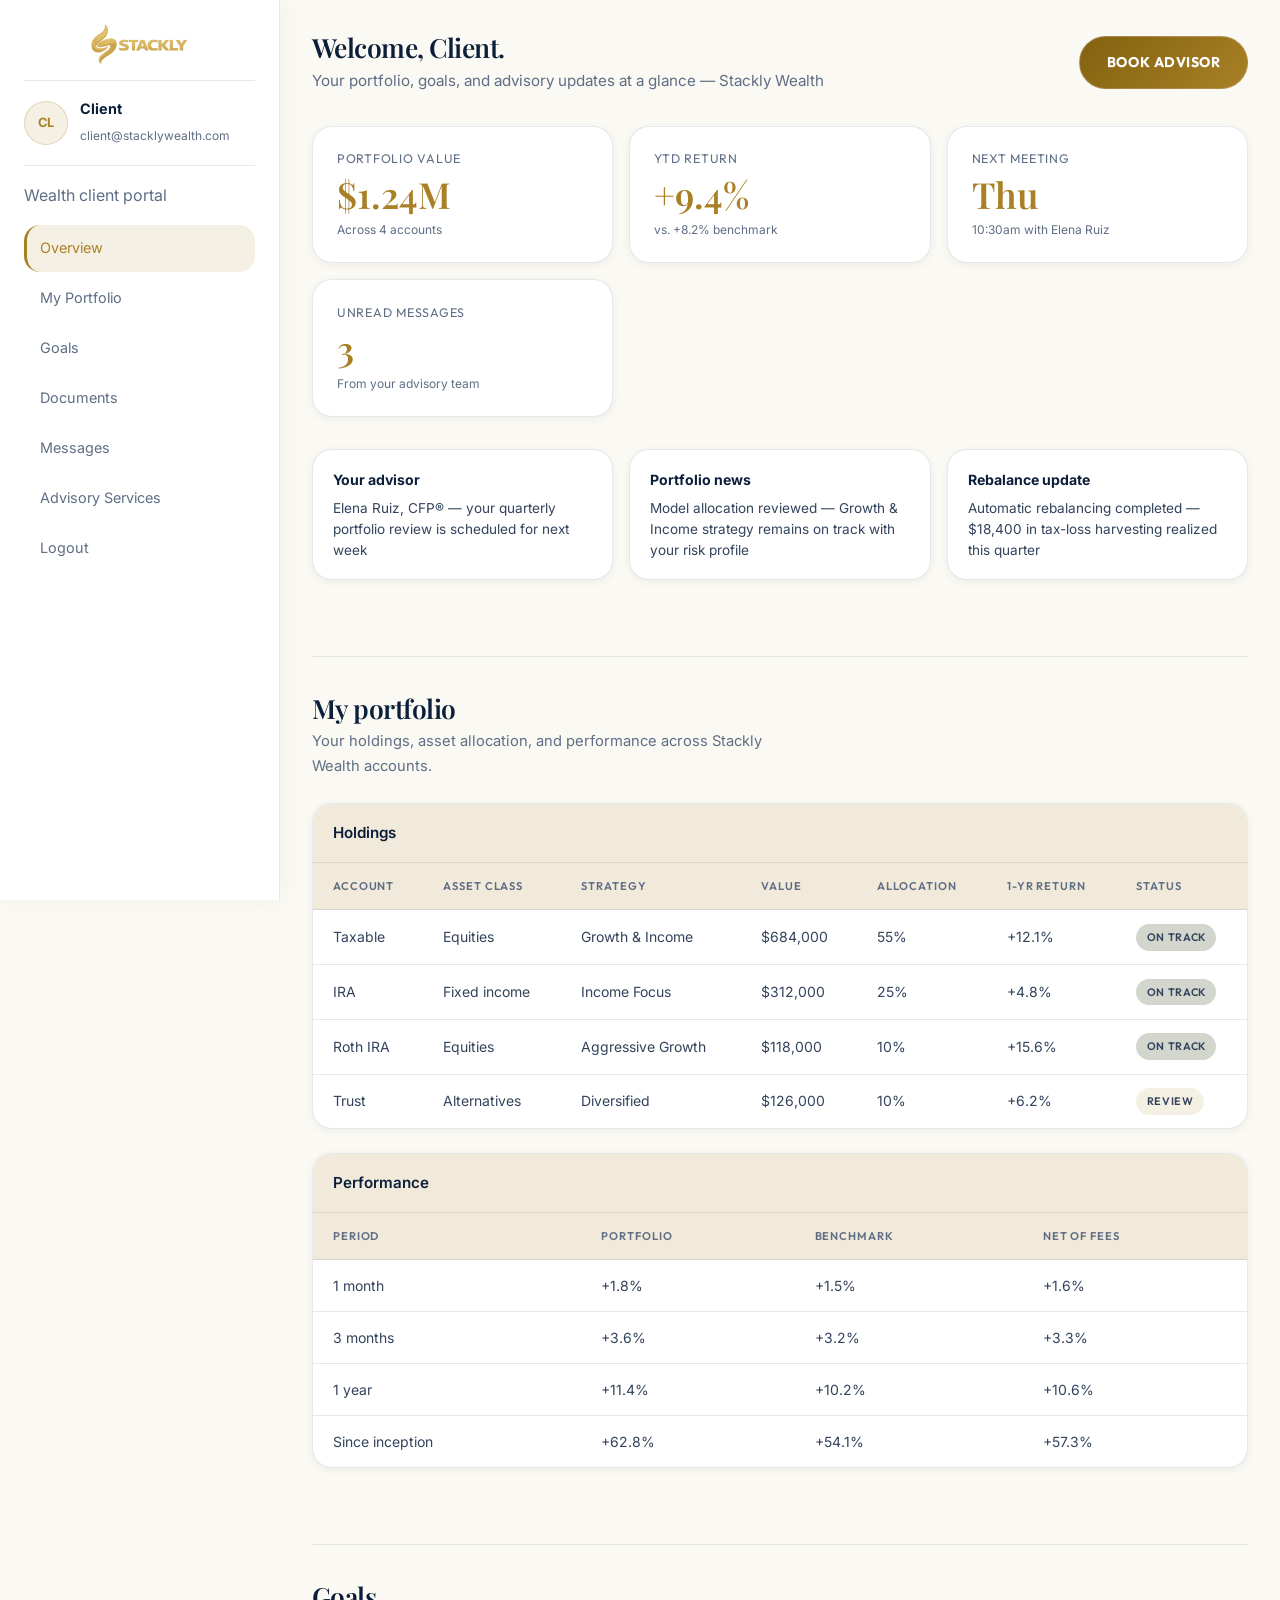
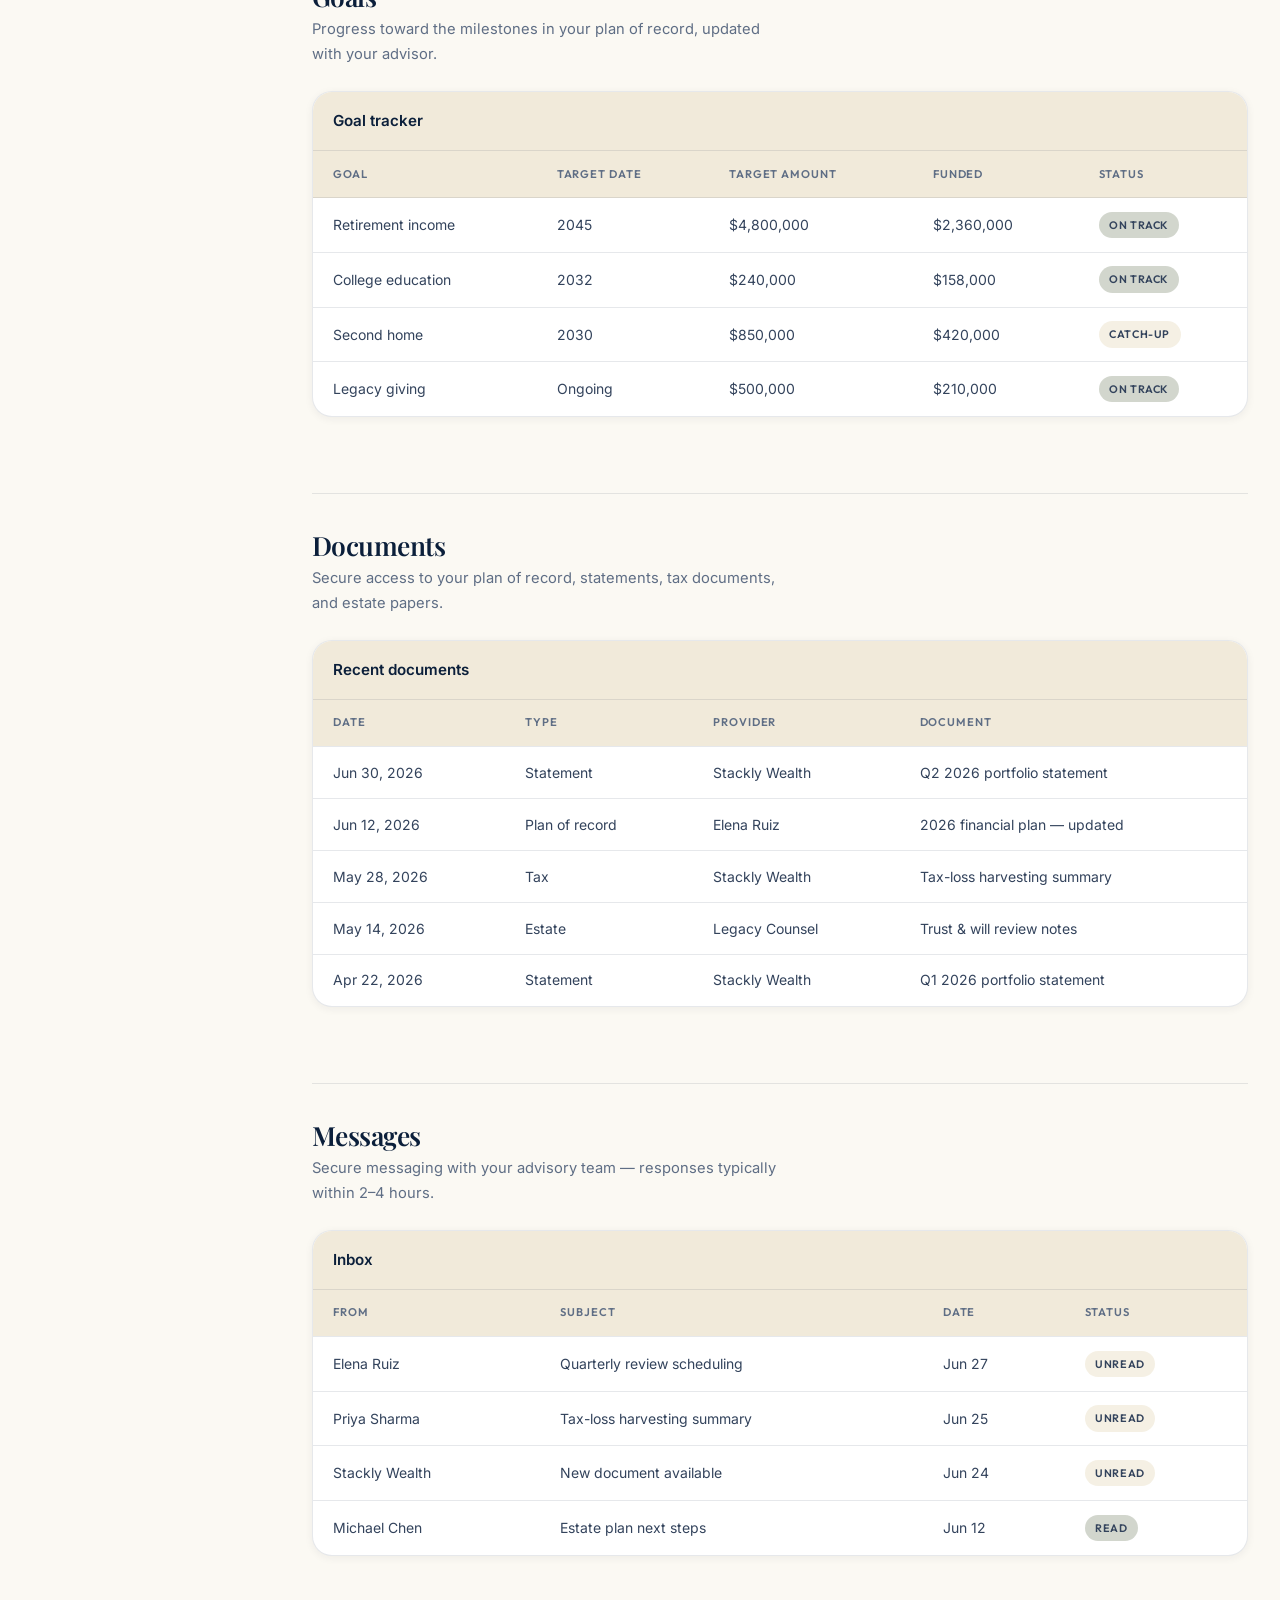
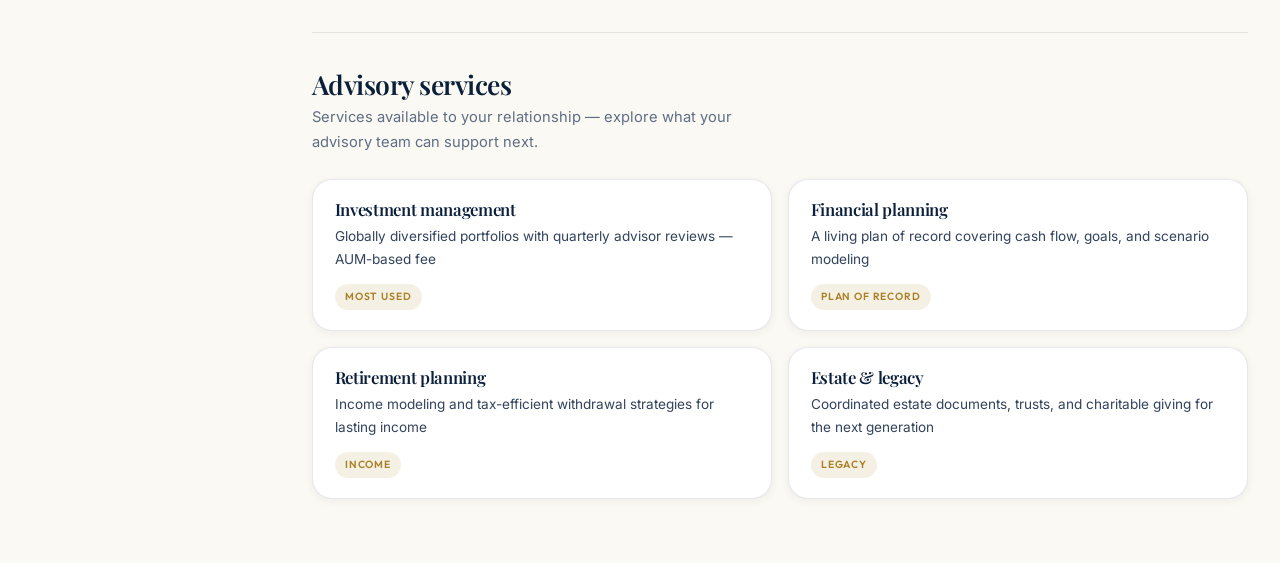
<file: client-dashboard.html>
<!DOCTYPE html>
<html lang="en">
<head>
  <meta charset="UTF-8">
  <meta name="viewport" content="width=device-width, initial-scale=1.0">
  <meta name="robots" content="noindex, nofollow">
  <meta name="theme-color" content="#F4F7FB">
  <title>Client Portal — Stackly Wealth</title>
  <link rel="preconnect" href="https://fonts.googleapis.com">
  <link rel="preconnect" href="https://fonts.gstatic.com" crossorigin>
  <link href="https://fonts.googleapis.com/css2?family=Inter:wght@400;500;600&family=JetBrains+Mono:wght@400;500&family=Outfit:wght@500;600&family=Playfair+Display:wght@500;600;700&display=swap" rel="stylesheet">
  <link rel="stylesheet" href="css/style.css">
  <link rel="stylesheet" href="css/responsive.css">
  <link rel="stylesheet" href="css/premium.css">
  <link rel="stylesheet" href="css/wealth.css">
  <link rel="stylesheet" href="css/light-theme.css">
</head>
<body class="dashboard-page dashboard-page--client premium-theme theme-light">

  <div class="dashboard-backdrop" data-dash-backdrop aria-hidden="true"></div>

  <div class="dashboard-shell">
    <aside class="dashboard-sidebar-pro" data-dash-sidebar id="dash-sidebar" aria-label="Client sidebar">
      <div class="dashboard-sidebar-pro__logo">
        <a href="index.html"><img class="dashboard-sidebar-pro__logo-img" src="images/logo.webp" alt="Stackly Wealth" width="180" height="40"></a>
      </div>
      <div class="dashboard-sidebar-pro__profile">
        <div class="dashboard-sidebar-pro__avatar" data-dash-avatar aria-hidden="true">CL</div>
        <div>
          <strong class="dashboard-sidebar-pro__profile-name" data-dash-user-name>Client</strong>
          <span class="dashboard-sidebar-pro__profile-email" data-dash-user-email>client@stacklywealth.com</span>
        </div>
      </div>
      <p class="dashboard-sidebar-pro__console-label">Wealth client portal</p>
      <ul class="dashboard-nav-pro">
        <li><a href="#dash-overview" class="dashboard-sidebar-pro__link is-active" data-dash-nav>Overview</a></li>
        <li><a href="#dash-portfolio" class="dashboard-sidebar-pro__link" data-dash-nav>My Portfolio</a></li>
        <li><a href="#dash-goals" class="dashboard-sidebar-pro__link" data-dash-nav>Goals</a></li>
        <li><a href="#dash-documents" class="dashboard-sidebar-pro__link" data-dash-nav>Documents</a></li>
        <li><a href="#dash-messages" class="dashboard-sidebar-pro__link" data-dash-nav>Messages</a></li>
        <li><a href="#dash-services" class="dashboard-sidebar-pro__link" data-dash-nav>Advisory Services</a></li>
        <li><a href="login.html" data-dash-signout>Logout</a></li>
      </ul>
    </aside>

    <div class="dashboard-main-pro" data-dash-main>
      <button type="button" class="dash-sidebar-toggle" data-dash-sidebar-toggle aria-expanded="false" aria-controls="dash-sidebar" aria-label="Toggle menu">
        <span class="dash-sidebar-toggle__bars" aria-hidden="true"><span></span><span></span><span></span></span>
      </button>

      <section id="dash-overview" class="dash-section" data-dash-section aria-labelledby="dash-overview-title">
        <div class="dashboard-top">
          <div>
            <h1 id="dash-overview-title" data-dash-greeting>Welcome, Client.</h1>
            <p class="dashboard-top__sub">Your portfolio, goals, and advisory updates at a glance — Stackly Wealth</p>
          </div>
          <a class="btn btn--primary" href="404.html">Book advisor</a>
        </div>

        <div class="dash-stat-grid">
          <div class="dash-stat-card">
            <span class="dash-stat-card__label">Portfolio value</span>
            <span class="dash-stat-card__value">$1.24M</span>
            <span class="dash-stat-card__hint">Across 4 accounts</span>
          </div>
          <div class="dash-stat-card">
            <span class="dash-stat-card__label">YTD return</span>
            <span class="dash-stat-card__value">+9.4%</span>
            <span class="dash-stat-card__hint">vs. +8.2% benchmark</span>
          </div>
          <div class="dash-stat-card">
            <span class="dash-stat-card__label">Next meeting</span>
            <span class="dash-stat-card__value">Thu</span>
            <span class="dash-stat-card__hint">10:30am with Elena Ruiz</span>
          </div>
          <div class="dash-stat-card">
            <span class="dash-stat-card__label">Unread messages</span>
            <span class="dash-stat-card__value">3</span>
            <span class="dash-stat-card__hint">From your advisory team</span>
          </div>
        </div>

        <div class="dash-quick-grid">
          <div class="dash-quick-card">
            <strong>Your advisor</strong>
            <p>Elena Ruiz, CFP&reg; — your quarterly portfolio review is scheduled for next week</p>
          </div>
          <div class="dash-quick-card">
            <strong>Portfolio news</strong>
            <p>Model allocation reviewed — Growth &amp; Income strategy remains on track with your risk profile</p>
          </div>
          <div class="dash-quick-card">
            <strong>Rebalance update</strong>
            <p>Automatic rebalancing completed — $18,400 in tax-loss harvesting realized this quarter</p>
          </div>
        </div>
      </section>

      <section id="dash-portfolio" class="dash-section" data-dash-section aria-labelledby="dash-portfolio-title">
        <header class="dash-section__head">
          <h2 id="dash-portfolio-title">My portfolio</h2>
          <p>Your holdings, asset allocation, and performance across Stackly Wealth accounts.</p>
        </header>

        <div class="dashboard-panel">
          <div class="dashboard-panel__head">Holdings</div>
          <div class="dashboard-panel__body dashboard-panel__body--scroll">
            <table class="data-table">
              <thead><tr><th>Account</th><th>Asset class</th><th>Strategy</th><th>Value</th><th>Allocation</th><th>1-yr return</th><th>Status</th></tr></thead>
              <tbody>
                <tr><td>Taxable</td><td>Equities</td><td>Growth &amp; Income</td><td>$684,000</td><td>55%</td><td>+12.1%</td><td><span class="status-badge status-badge--confirmed">On track</span></td></tr>
                <tr><td>IRA</td><td>Fixed income</td><td>Income Focus</td><td>$312,000</td><td>25%</td><td>+4.8%</td><td><span class="status-badge status-badge--confirmed">On track</span></td></tr>
                <tr><td>Roth IRA</td><td>Equities</td><td>Aggressive Growth</td><td>$118,000</td><td>10%</td><td>+15.6%</td><td><span class="status-badge status-badge--confirmed">On track</span></td></tr>
                <tr><td>Trust</td><td>Alternatives</td><td>Diversified</td><td>$126,000</td><td>10%</td><td>+6.2%</td><td><span class="status-badge status-badge--pending">Review</span></td></tr>
              </tbody>
            </table>
          </div>
        </div>

        <div class="dashboard-panel">
          <div class="dashboard-panel__head">Performance</div>
          <div class="dashboard-panel__body dashboard-panel__body--scroll">
            <table class="data-table">
              <thead><tr><th>Period</th><th>Portfolio</th><th>Benchmark</th><th>Net of fees</th></tr></thead>
              <tbody>
                <tr><td>1 month</td><td>+1.8%</td><td>+1.5%</td><td>+1.6%</td></tr>
                <tr><td>3 months</td><td>+3.6%</td><td>+3.2%</td><td>+3.3%</td></tr>
                <tr><td>1 year</td><td>+11.4%</td><td>+10.2%</td><td>+10.6%</td></tr>
                <tr><td>Since inception</td><td>+62.8%</td><td>+54.1%</td><td>+57.3%</td></tr>
              </tbody>
            </table>
          </div>
        </div>
      </section>

      <section id="dash-goals" class="dash-section" data-dash-section aria-labelledby="dash-goals-title">
        <header class="dash-section__head">
          <h2 id="dash-goals-title">Goals</h2>
          <p>Progress toward the milestones in your plan of record, updated with your advisor.</p>
        </header>

        <div class="dashboard-panel">
          <div class="dashboard-panel__head">Goal tracker</div>
          <div class="dashboard-panel__body dashboard-panel__body--scroll">
            <table class="data-table">
              <thead><tr><th>Goal</th><th>Target date</th><th>Target amount</th><th>Funded</th><th>Status</th></tr></thead>
              <tbody>
                <tr><td>Retirement income</td><td>2045</td><td>$4,800,000</td><td>$2,360,000</td><td><span class="status-badge status-badge--confirmed">On track</span></td></tr>
                <tr><td>College education</td><td>2032</td><td>$240,000</td><td>$158,000</td><td><span class="status-badge status-badge--confirmed">On track</span></td></tr>
                <tr><td>Second home</td><td>2030</td><td>$850,000</td><td>$420,000</td><td><span class="status-badge status-badge--pending">Catch-up</span></td></tr>
                <tr><td>Legacy giving</td><td>Ongoing</td><td>$500,000</td><td>$210,000</td><td><span class="status-badge status-badge--confirmed">On track</span></td></tr>
              </tbody>
            </table>
          </div>
        </div>
      </section>

      <section id="dash-documents" class="dash-section" data-dash-section aria-labelledby="dash-documents-title">
        <header class="dash-section__head">
          <h2 id="dash-documents-title">Documents</h2>
          <p>Secure access to your plan of record, statements, tax documents, and estate papers.</p>
        </header>

        <div class="dashboard-panel">
          <div class="dashboard-panel__head">Recent documents</div>
          <div class="dashboard-panel__body dashboard-panel__body--scroll">
            <table class="data-table">
              <thead><tr><th>Date</th><th>Type</th><th>Provider</th><th>Document</th></tr></thead>
              <tbody>
                <tr><td>Jun 30, 2026</td><td>Statement</td><td>Stackly Wealth</td><td>Q2 2026 portfolio statement</td></tr>
                <tr><td>Jun 12, 2026</td><td>Plan of record</td><td>Elena Ruiz</td><td>2026 financial plan — updated</td></tr>
                <tr><td>May 28, 2026</td><td>Tax</td><td>Stackly Wealth</td><td>Tax-loss harvesting summary</td></tr>
                <tr><td>May 14, 2026</td><td>Estate</td><td>Legacy Counsel</td><td>Trust &amp; will review notes</td></tr>
                <tr><td>Apr 22, 2026</td><td>Statement</td><td>Stackly Wealth</td><td>Q1 2026 portfolio statement</td></tr>
              </tbody>
            </table>
          </div>
        </div>
      </section>

      <section id="dash-messages" class="dash-section" data-dash-section aria-labelledby="dash-messages-title">
        <header class="dash-section__head">
          <h2 id="dash-messages-title">Messages</h2>
          <p>Secure messaging with your advisory team — responses typically within 2–4 hours.</p>
        </header>

        <div class="dashboard-panel">
          <div class="dashboard-panel__head">Inbox</div>
          <div class="dashboard-panel__body dashboard-panel__body--scroll">
            <table class="data-table">
              <thead><tr><th>From</th><th>Subject</th><th>Date</th><th>Status</th></tr></thead>
              <tbody>
                <tr><td>Elena Ruiz</td><td>Quarterly review scheduling</td><td>Jun 27</td><td><span class="status-badge status-badge--pending">Unread</span></td></tr>
                <tr><td>Priya Sharma</td><td>Tax-loss harvesting summary</td><td>Jun 25</td><td><span class="status-badge status-badge--pending">Unread</span></td></tr>
                <tr><td>Stackly Wealth</td><td>New document available</td><td>Jun 24</td><td><span class="status-badge status-badge--pending">Unread</span></td></tr>
                <tr><td>Michael Chen</td><td>Estate plan next steps</td><td>Jun 12</td><td><span class="status-badge status-badge--confirmed">Read</span></td></tr>
              </tbody>
            </table>
          </div>
        </div>
      </section>

      <section id="dash-services" class="dash-section" data-dash-section aria-labelledby="dash-services-title">
        <header class="dash-section__head">
          <h2 id="dash-services-title">Advisory services</h2>
          <p>Services available to your relationship — explore what your advisory team can support next.</p>
        </header>

        <div class="dash-favorites-grid">
          <article class="dash-favorite-card">
            <h3>Investment management</h3>
            <p>Globally diversified portfolios with quarterly advisor reviews — AUM-based fee</p>
            <span class="dash-favorite-card__tag">Most used</span>
          </article>
          <article class="dash-favorite-card">
            <h3>Financial planning</h3>
            <p>A living plan of record covering cash flow, goals, and scenario modeling</p>
            <span class="dash-favorite-card__tag">Plan of record</span>
          </article>
          <article class="dash-favorite-card">
            <h3>Retirement planning</h3>
            <p>Income modeling and tax-efficient withdrawal strategies for lasting income</p>
            <span class="dash-favorite-card__tag">Income</span>
          </article>
          <article class="dash-favorite-card">
            <h3>Estate &amp; legacy</h3>
            <p>Coordinated estate documents, trusts, and charitable giving for the next generation</p>
            <span class="dash-favorite-card__tag">Legacy</span>
          </article>
        </div>
      </section>
    </div>
  </div>

  <script src="js/dashboard.js"></script>
</body>
</html>
</file>
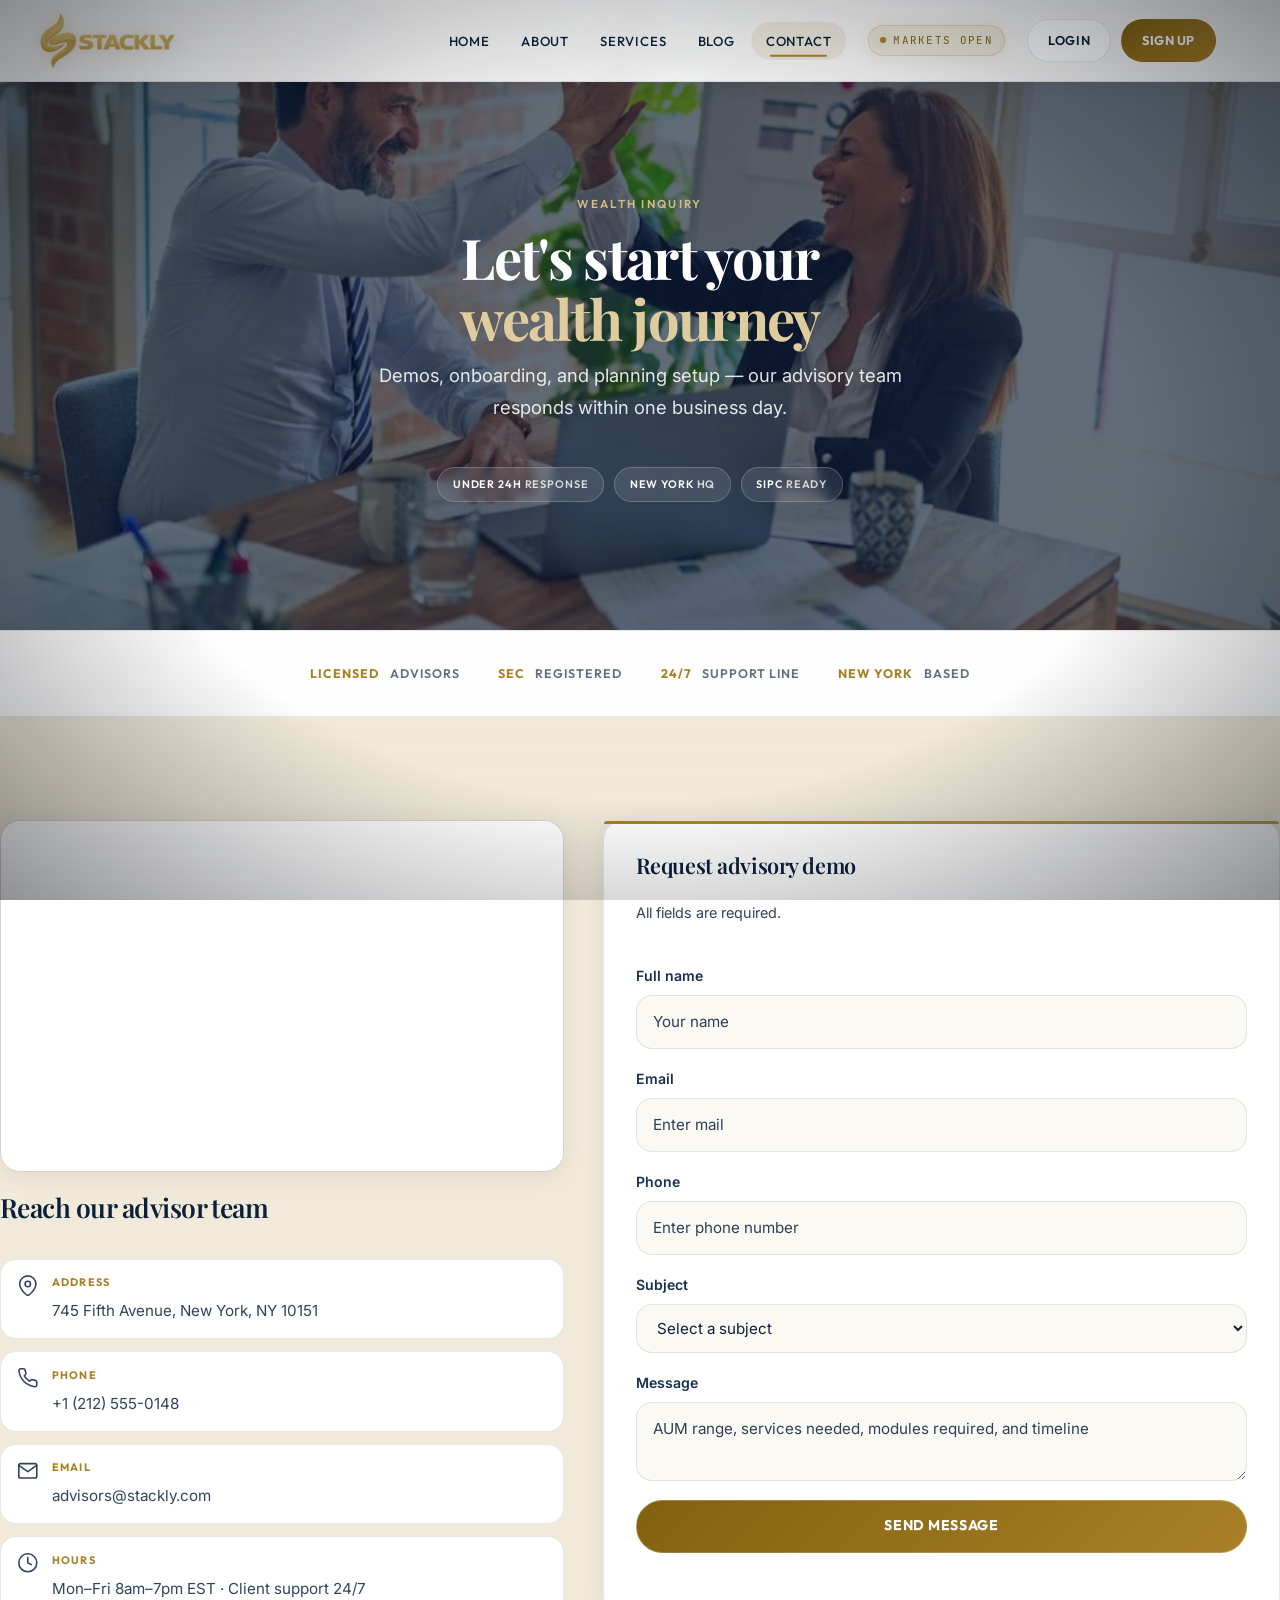
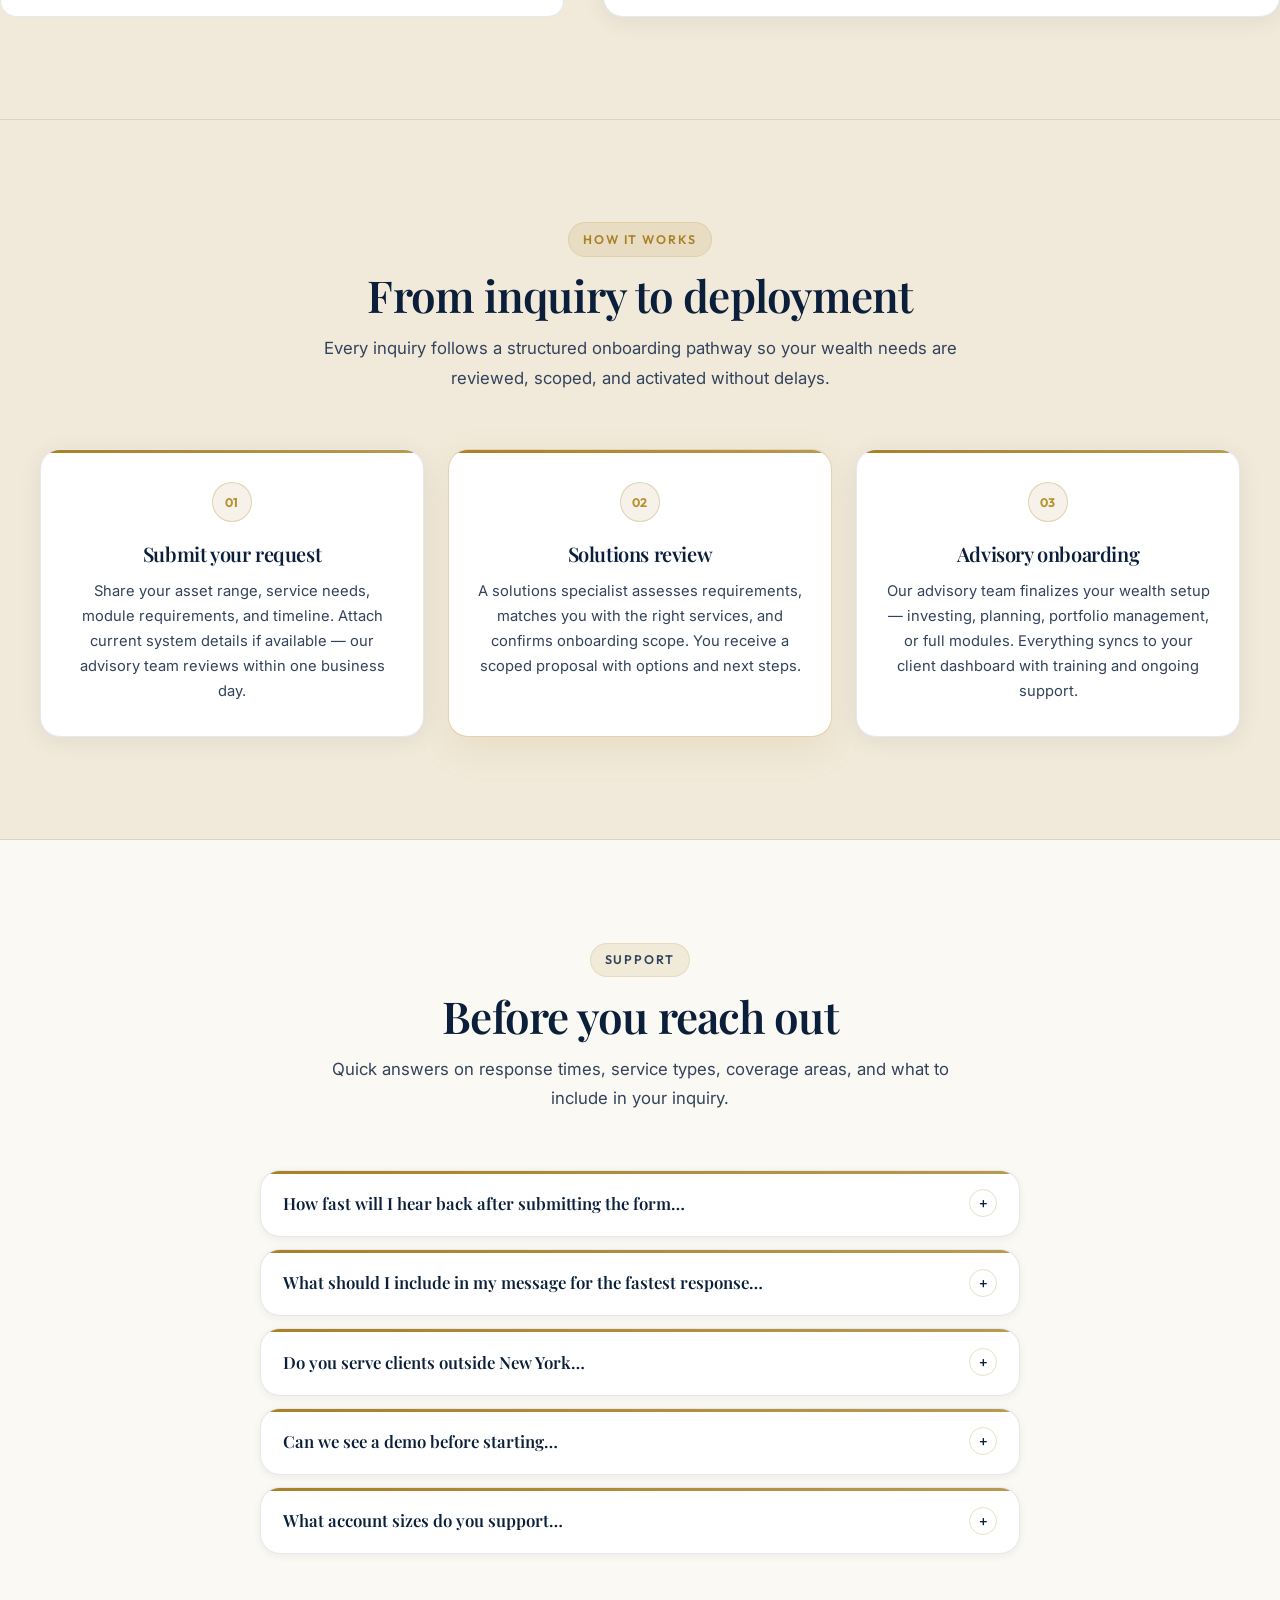
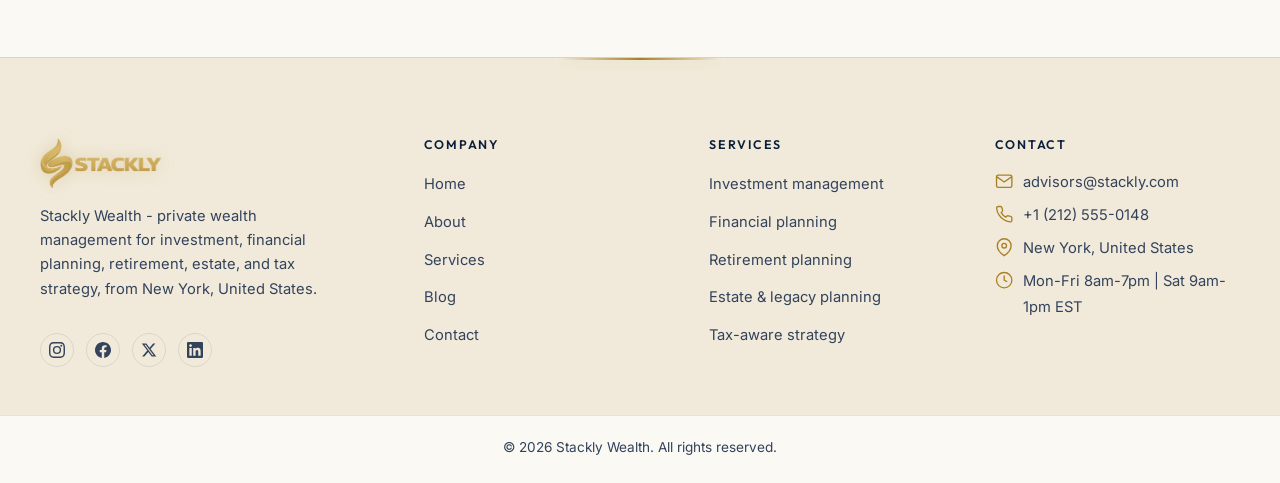
<file: contact.html>
<!DOCTYPE html>
<html lang="en">
<head>
  <meta charset="UTF-8">
  <meta name="viewport" content="width=device-width, initial-scale=1.0">
  <meta name="description" content="Contact Stackly Wealth — request demos, wealth management onboarding, module setup, and advisory support. New York, United States.">
  <meta name="theme-color" content="#F4F7FB">
  <title>Contact — Stackly Wealth</title>
  <link rel="preconnect" href="https://fonts.googleapis.com">
  <link rel="preconnect" href="https://fonts.gstatic.com" crossorigin>
  <link href="https://fonts.googleapis.com/css2?family=Inter:wght@400;500;600&family=JetBrains+Mono:wght@400;500&family=Outfit:wght@500;600&family=Playfair+Display:wght@500;600;700&display=swap" rel="stylesheet">
  <link rel="stylesheet" href="css/style.css">
  <link rel="stylesheet" href="css/responsive.css">
  <link rel="stylesheet" href="css/premium.css">
  <link rel="stylesheet" href="css/wealth.css">
  <link rel="stylesheet" href="css/light-theme.css">
  <link rel="stylesheet" href="https://cdn.jsdelivr.net/npm/aos@2.3.1/dist/aos.css">
</head>
<body class="page-inner page-contact page-hero-overlay premium-theme theme-light">

  <div id="preloader" aria-hidden="true">
    <div class="preloader__stage">
      <div class="preloader__ring" aria-hidden="true"><span class="preloader__ring-arc"></span></div>
      <img class="preloader__logo" src="images/logo.webp" alt="Stackly Wealth" width="220" height="48" decoding="async">
      <div class="preloader__progress" role="progressbar" aria-label="Loading" aria-valuemin="0" aria-valuemax="100" aria-valuenow="0">
        <span class="preloader__progress-fill"></span>
      </div>
      <p class="preloader__tagline" data-boot-messages="Initializing wealth system…|Connecting advisor team…|Preparing onboarding pathways">Initializing wealth system</p>
    </div>
  </div>

  <header class="site-header site-header--pro" id="site-header" data-header>
    <div class="container site-header__inner">
      <a class="logo logo--pro" href="index.html" aria-label="Stackly Wealth home">
        <img class="logo__img" src="images/logo.webp" alt="Stackly Wealth" width="200" height="44" decoding="async">
      </a>
      <button type="button" class="nav-toggle" id="nav-toggle" aria-expanded="false" aria-controls="nav-wrap" aria-label="Open menu">
        <span class="nav-toggle__bar"></span>
        <span class="nav-toggle__bar"></span>
        <span class="nav-toggle__bar"></span>
      </button>
      <div class="site-header__nav-wrap" id="nav-wrap">
        <div class="site-header__nav-inner">
          <nav class="site-header__nav" aria-label="Main navigation">
            <ul class="nav-list">
              <li><a class="nav-link" href="index.html" data-nav-file="index.html">Home</a></li>
              <li><a class="nav-link" href="about.html" data-nav-file="about.html">About</a></li>
              <li><a class="nav-link" href="services.html" data-nav-file="services.html">Services</a></li>
              <li><a class="nav-link" href="blog.html" data-nav-file="blog.html">Blog</a></li>
              <li><a class="nav-link" href="contact.html" data-nav-file="contact.html">Contact</a></li>
            </ul>
          </nav>
          <div class="site-header__actions">
            <a class="btn btn--nav-login" href="login.html" data-nav-file="login.html">Login</a>
            <a class="btn btn--nav-register" href="register.html">Sign up</a>
          </div>
        </div>
      </div>
    </div>
  </header>

  <main class="site-main">

    <section class="page-hero page-hero--image page-hero--center page-hero--hud page-hero--care" aria-labelledby="contact-hero-title">
      <span class="hud-corner hud-corner--tl" aria-hidden="true"></span>
      <span class="hud-corner hud-corner--tr" aria-hidden="true"></span>
      <span class="hud-corner hud-corner--bl" aria-hidden="true"></span>
      <span class="hud-corner hud-corner--br" aria-hidden="true"></span>
      <div class="page-hero__bg" aria-hidden="true">
        <video class="page-hero__video" autoplay muted loop playsinline preload="auto" poster="images/advisor-meeting.webp">
          <source src="pic5.mp4" type="video/mp4">
        </video>
        <div class="page-hero__overlay"></div>
        <div class="page-hero__glow page-hero__glow--jade"></div>
        <div class="page-hero__glow page-hero__glow--lavender"></div>
      </div>
      <div class="container page-hero__inner">
        <p class="section__kicker" data-aos="fade-up">Wealth inquiry</p>
        <h1 id="contact-hero-title" data-aos="fade-up" data-aos-delay="100">Let's start your<br><span class="hero-text-accent">wealth journey</span></h1>
        <p class="section__lead" data-aos="fade-up" data-aos-delay="150">Demos, onboarding, and planning setup — our advisory team responds within one business day.</p>
        <div class="page-hero-stats page-hero-stats--center" data-aos="fade-up" data-aos-delay="200">
          <span><strong>Under 24h</strong> response</span>
          <span><strong>New York</strong> HQ</span>
          <span><strong>SIPC</strong> ready</span>
        </div>
      </div>
    </section>

    <div class="trust-strip">
      <div class="container">
        <ul class="trust-strip__list">
          <li class="trust-strip__item"><strong>Licensed</strong> advisors</li>
          <li class="trust-strip__item"><strong>SEC</strong> registered</li>
          <li class="trust-strip__item"><strong>24/7</strong> support line</li>
          <li class="trust-strip__item"><strong>New York</strong> based</li>
        </ul>
      </div>
    </div>

    <section class="section section--dark" id="contact">
      <div class="container contact-hub">
        <div class="contact-info" data-aos="fade-right">
          <div class="contact-info__map">
            <iframe src="https://www.google.com/maps?q=New+York,+NY&hl=en&z=13&output=embed" title="Stackly Wealth New York map" loading="lazy" referrerpolicy="no-referrer-when-downgrade" allowfullscreen></iframe>
          </div>
          <h2>Reach our advisor team</h2>
          <div class="contact-details">
            <div class="contact-details__item">
              <span class="contact-details__icon" aria-hidden="true"><svg viewBox="0 0 24 24" fill="none" stroke="currentColor" stroke-width="1.75" stroke-linecap="round" stroke-linejoin="round"><path d="M21 10c0 7-9 13-9 13s-9-6-9-13a9 9 0 0 1 18 0z"/><circle cx="12" cy="10" r="3"/></svg></span>
              <div class="contact-details__body">
                <strong>Address</strong>
                <span>745 Fifth Avenue, New York, NY 10151</span>
              </div>
            </div>
            <div class="contact-details__item">
              <span class="contact-details__icon" aria-hidden="true"><svg viewBox="0 0 24 24" fill="none" stroke="currentColor" stroke-width="1.75" stroke-linecap="round" stroke-linejoin="round"><path d="M22 16.92v3a2 2 0 0 1-2.18 2 19.79 19.79 0 0 1-8.63-3.07 19.5 19.5 0 0 1-6-6 19.79 19.79 0 0 1-3.07-8.67A2 2 0 0 1 4.11 2h3a2 2 0 0 1 2 1.72 12.84 12.84 0 0 0 .7 2.81 2 2 0 0 1-.45 2.11L8.09 9.91a16 16 0 0 0 6 6l1.27-1.27a2 2 0 0 1 2.11-.45 12.84 12.84 0 0 0 2.81.7A2 2 0 0 1 22 16.92z"/></svg></span>
              <div class="contact-details__body">
                <strong>Phone</strong>
                <a href="404.html">+1 (212) 555-0148</a>
              </div>
            </div>
            <div class="contact-details__item">
              <span class="contact-details__icon" aria-hidden="true"><svg viewBox="0 0 24 24" fill="none" stroke="currentColor" stroke-width="1.75" stroke-linecap="round" stroke-linejoin="round"><path d="M4 4h16c1.1 0 2 .9 2 2v12c0 1.1-.9 2-2 2H4c-1.1 0-2-.9-2-2V6c0-1.1.9-2 2-2z"/><polyline points="22,6 12,13 2,6"/></svg></span>
              <div class="contact-details__body">
                <strong>Email</strong>
                <a href="404.html">advisors@stackly.com</a>
              </div>
            </div>
            <div class="contact-details__item">
              <span class="contact-details__icon" aria-hidden="true"><svg viewBox="0 0 24 24" fill="none" stroke="currentColor" stroke-width="1.75" stroke-linecap="round" stroke-linejoin="round"><circle cx="12" cy="12" r="10"/><polyline points="12 6 12 12 16 14"/></svg></span>
              <div class="contact-details__body">
                <strong>Hours</strong>
                <span>Mon–Fri 8am–7pm EST · Client support 24/7</span>
              </div>
            </div>
          </div>
        </div>
        <form id="contact-form" class="form card-surface contact-form-card glass-card" data-validate action="#" method="post" novalidate data-aos="fade-left">
          <h2>Request advisory demo</h2>
          <p class="form-intro">All fields are required.</p>
          <div class="form-field">
            <label for="contact-name">Full name</label>
            <input id="contact-name" name="name" type="text" required placeholder="Your name" autocomplete="name">
            <span class="field-error">Please enter your name.</span>
          </div>
          <div class="form-field">
            <label for="contact-email">Email</label>
            <input id="contact-email" name="email" type="email" required placeholder="Enter mail" autocomplete="email">
            <span class="field-error">Enter a valid email address.</span>
          </div>
          <div class="form-field">
            <label for="contact-phone">Phone</label>
            <input id="contact-phone" name="phone" type="tel" required placeholder="Enter phone number" autocomplete="tel">
            <span class="field-error">Please enter your phone number.</span>
          </div>
          <div class="form-field">
            <label for="contact-subject">Subject</label>
            <select id="contact-subject" name="subject" required>
              <option value="">Select a subject</option>
              <option value="consultation">Request a demo</option>
              <option value="onboarding">Client onboarding</option>
              <option value="portfolio">Portfolio management</option>
              <option value="planning">Financial planning</option>
              <option value="billing">Fee billing</option>
              <option value="general">General inquiry</option>
            </select>
            <span class="field-error">Please select a subject.</span>
          </div>
          <div class="form-field">
            <label for="contact-message">Message</label>
            <textarea id="contact-message" name="message" required placeholder="AUM range, services needed, modules required, and timeline"></textarea>
            <span class="field-error">Please enter your message.</span>
          </div>
          <button type="submit" class="btn btn--primary btn--block">Send message</button>
          <p id="contact-success" class="form-success is-hidden" role="status" aria-live="polite">Thank you — your inquiry is logged. Redirecting in 3 seconds…</p>
        </form>
      </div>
    </section>

    <section class="section section--surface contact-intake" id="care-intake" aria-labelledby="care-intake-title">
      <div class="container">
        <header class="section__head section__head--center">
          <p class="section__kicker" data-aos="fade-up">How it works</p>
          <h2 class="section__title" id="care-intake-title" data-aos="fade-up" data-aos-delay="100">From inquiry to deployment</h2>
          <p class="section__lead" data-aos="fade-up" data-aos-delay="150">Every inquiry follows a structured onboarding pathway so your wealth needs are reviewed, scoped, and activated without delays.</p>
        </header>
        <div class="philosophy-showcase">
          <article class="philosophy-showcase__card glass-card" data-aos="fade-up">
            <span class="philosophy-showcase__num" aria-hidden="true">01</span>
            <h3>Submit your request</h3>
            <p>Share your asset range, service needs, module requirements, and timeline. Attach current system details if available — our advisory team reviews within one business day.</p>
          </article>
          <article class="philosophy-showcase__card philosophy-showcase__card--featured glass-card" data-aos="fade-up" data-aos-delay="75">
            <span class="philosophy-showcase__num" aria-hidden="true">02</span>
            <h3>Solutions review</h3>
            <p>A solutions specialist assesses requirements, matches you with the right services, and confirms onboarding scope. You receive a scoped proposal with options and next steps.</p>
          </article>
          <article class="philosophy-showcase__card glass-card" data-aos="fade-up" data-aos-delay="150">
            <span class="philosophy-showcase__num" aria-hidden="true">03</span>
            <h3>Advisory onboarding</h3>
            <p>Our advisory team finalizes your wealth setup — investing, planning, portfolio management, or full modules. Everything syncs to your client dashboard with training and ongoing support.</p>
          </article>
        </div>
      </div>
    </section>

    <section class="section section--dark contact-faq" id="contact-faq" aria-labelledby="contact-faq-title">
      <div class="container">
        <header class="section__head section__head--center" data-aos="fade-up">
          <p class="section__kicker">Support</p>
          <h2 class="section__title" id="contact-faq-title">Before you reach out</h2>
          <p class="section__lead">Quick answers on response times, service types, coverage areas, and what to include in your inquiry.</p>
        </header>
        <div class="faq-list" data-faq data-aos="fade-up">
          <div class="faq-item glass-card">
            <button type="button" class="faq-item__trigger" data-faq-trigger aria-expanded="false">How fast will I hear back after submitting the form…</button>
            <div class="faq-item__panel" data-faq-panel>
              <div class="faq-item__panel-inner">
                <p>Our advisory team responds to new inquiries within one business day — often sooner for urgent onboarding or multi-office rollouts. Client support is available 24/7 for critical account issues.</p>
              </div>
            </div>
          </div>
          <div class="faq-item glass-card">
            <button type="button" class="faq-item__trigger" data-faq-trigger aria-expanded="false">What should I include in my message for the fastest response…</button>
            <div class="faq-item__panel" data-faq-panel>
              <div class="faq-item__panel-inner">
                <p>Your asset range, number of accounts, services needed, current systems in use, and preferred modules. Current workflow details or system documentation help us scope your onboarding faster.</p>
              </div>
            </div>
          </div>
          <div class="faq-item glass-card">
            <button type="button" class="faq-item__trigger" data-faq-trigger aria-expanded="false">Do you serve clients outside New York…</button>
            <div class="faq-item__panel" data-faq-panel>
              <div class="faq-item__panel-inner">
                <p>Yes. Our wealth management platform serves clients across the United States and select international markets. Multi-family offices and enterprise partnerships extend nationwide through dedicated service teams.</p>
              </div>
            </div>
          </div>
          <div class="faq-item glass-card">
            <button type="button" class="faq-item__trigger" data-faq-trigger aria-expanded="false">Can we see a demo before starting…</button>
            <div class="faq-item__panel" data-faq-panel>
              <div class="faq-item__panel-inner">
                <p>Absolutely. After your inquiry is reviewed, we schedule a complimentary 30-minute platform demo with a solutions specialist. Complex multi-service onboarding includes a discovery assessment before full rollout.</p>
              </div>
            </div>
          </div>
          <div class="faq-item glass-card">
            <button type="button" class="faq-item__trigger" data-faq-trigger aria-expanded="false">What account sizes do you support…</button>
            <div class="faq-item__panel" data-faq-panel>
              <div class="faq-item__panel-inner">
                <p>We support individual accounts from $500K to institutional mandates of $500M+, including multi-office family offices. Include your asset range and services in the form — our team provides a scoped proposal within one business day.</p>
              </div>
            </div>
          </div>
        </div>
      </div>
    </section>
  </main>

  <footer class="footer-premium footer-premium--pro" id="site-footer">
    <div class="container footer-premium__grid">
      <div class="footer-brand">
        <a class="logo logo--pro" href="index.html" aria-label="Stackly Wealth home">
          <img class="logo__img" src="images/logo.webp" alt="Stackly Wealth" width="200" height="44" decoding="async">
        </a>
        <p>Stackly Wealth - private wealth management for investment, financial planning, retirement, estate, and tax strategy, from New York, United States.</p>
        <div class="footer-social">
          <a href="404.html" aria-label="Instagram"><svg viewBox="0 0 24 24" aria-hidden="true"><path d="M12 2.163c3.204 0 3.584.012 4.85.07 3.252.148 4.771 1.691 4.919 4.919.058 1.265.069 1.645.069 4.849 0 3.205-.012 3.584-.069 4.849-.149 3.225-1.664 4.771-4.919 4.919-1.266.058-1.644.07-4.85.07-3.204 0-3.584-.012-4.849-.07-3.26-.149-4.771-1.699-4.919-4.92-.058-1.265-.07-1.644-.07-4.849 0-3.204.013-3.583.07-4.849.149-3.227 1.664-4.771 4.919-4.919 1.266-.057 1.645-.069 4.849-.069zM12 0C8.741 0 8.333.014 7.053.072 2.695.272.273 2.69.073 7.052.014 8.333 0 8.741 0 12c0 3.259.014 3.668.072 4.948.2 4.358 2.618 6.78 6.98 6.98 1.281.058 1.689.072 4.948.072 3.259 0 3.668-.014 4.948-.072 4.354-.2 6.782-2.618 6.979-6.98.059-1.28.073-1.689.073-4.948 0-3.259-.014-3.667-.072-4.947-.196-4.354-2.617-6.78-6.979-6.98C15.668.014 15.259 0 12 0zm0 5.838a6.162 6.162 0 100 12.324 6.162 6.162 0 000-12.324zM12 16a4 4 0 110-8 4 4 0 010 8zm6.406-11.845a1.44 1.44 0 110 2.881 1.44 1.44 0 010-2.881z"/></svg></a>
          <a href="404.html" aria-label="Facebook"><svg viewBox="0 0 24 24" aria-hidden="true"><path d="M24 12.073c0-6.627-5.373-12-12-12s-12 5.373-12 12c0 5.99 4.388 10.954 10.125 11.854v-8.385H7.078v-3.47h3.047V9.43c0-3.007 1.792-4.669 4.533-4.669 1.312 0 2.686.235 2.686.235v2.953H15.83c-1.491 0-1.956.925-1.956 1.874v2.25h3.328l-.532 3.47h-2.796v8.385C19.612 23.027 24 18.062 24 12.073z"/></svg></a>
          <a href="404.html" aria-label="Twitter"><svg viewBox="0 0 24 24" aria-hidden="true"><path d="M18.244 2.25h3.308l-7.227 8.26 8.502 11.24H16.17l-5.214-6.817L4.99 21.75H1.68l7.73-8.835L1.254 2.25H8.08l4.713 6.231zm-1.161 17.52h1.833L7.084 4.126H5.117z"/></svg></a>
          <a href="404.html" aria-label="LinkedIn"><svg viewBox="0 0 24 24" aria-hidden="true"><path d="M20.447 20.452h-3.554v-5.569c0-1.328-.027-3.037-1.852-3.037-1.853 0-2.136 1.445-2.136 2.939v5.667H9.351V9h3.414v1.561h.046c.477-.9 1.637-1.85 3.37-1.85 3.601 0 4.267 2.37 4.267 5.455v6.286zM5.337 7.433c-1.144 0-2.063-.926-2.063-2.065 0-1.138.92-2.063 2.063-2.063 1.14 0 2.064.925 2.064 2.063 0 1.139-.925 2.065-2.064 2.065zm1.782 13.019H3.555V9h3.564v11.452zM22.225 0H1.771C.792 0 0 .774 0 1.729v20.542C0 23.227.792 24 1.771 24h20.451C23.2 24 24 23.227 24 22.271V1.729C24 .774 23.2 0 22.222 0h.003z"/></svg></a>
        </div>
      </div>
      <div>
        <h4>Company</h4>
        <ul>
          <li><a href="index.html">Home</a></li>
          <li><a href="about.html">About</a></li>
          <li><a href="services.html">Services</a></li>
          <li><a href="blog.html">Blog</a></li>
          <li><a href="contact.html">Contact</a></li>
        </ul>
      </div>
      <div>
        <h4>Services</h4>
        <ul>
          <li><a href="404.html">Investment management</a></li>
          <li><a href="404.html">Financial planning</a></li>
          <li><a href="404.html">Retirement planning</a></li>
          <li><a href="404.html">Estate &amp; legacy planning</a></li>
          <li><a href="404.html">Tax-aware strategy</a></li>
        </ul>
      </div>
      <div class="footer-contact">
        <h4>Contact</h4>
        <address class="footer-contact__addr">
          <p class="footer-contact__row">
            <span class="footer-contact__icon" aria-hidden="true"><svg viewBox="0 0 24 24" fill="none" stroke="currentColor" stroke-width="1.75"><path d="M4 4h16c1.1 0 2 .9 2 2v12c0 1.1-.9 2-2 2H4c-1.1 0-2-.9-2-2V6c0-1.1.9-2 2-2z"/><polyline points="22,6 12,13 2,6"/></svg></span>
            <a href="404.html">advisors@stackly.com</a>
          </p>
          <p class="footer-contact__row">
            <span class="footer-contact__icon" aria-hidden="true"><svg viewBox="0 0 24 24" fill="none" stroke="currentColor" stroke-width="1.75"><path d="M22 16.92v3a2 2 0 0 1-2.18 2 19.79 19.79 0 0 1-8.63-3.07 19.5 19.5 0 0 1-6-6 19.79 19.79 0 0 1-3.07-8.67A2 2 0 0 1 4.11 2h3a2 2 0 0 1 2 1.72c.127.96.361 1.903.7 2.81a2 2 0 0 1-.45 2.11L8.09 9.91a16 16 0 0 0 6 6l1.27-1.27a2 2 0 0 1 2.11-.45c.907.339 1.85.573 2.81.7A2 2 0 0 1 22 16.92z"/></svg></span>
            <a href="404.html">+1 (212) 555-0148</a>
          </p>
          <p class="footer-contact__row">
            <span class="footer-contact__icon" aria-hidden="true"><svg viewBox="0 0 24 24" fill="none" stroke="currentColor" stroke-width="1.75"><path d="M21 10c0 7-9 13-9 13s-9-6-9-13a9 9 0 0 1 18 0z"/><circle cx="12" cy="10" r="3"/></svg></span>
            <span>New York, United States</span>
          </p>
          <p class="footer-contact__row">
            <span class="footer-contact__icon" aria-hidden="true"><svg viewBox="0 0 24 24" fill="none" stroke="currentColor" stroke-width="1.75"><circle cx="12" cy="12" r="10"/><polyline points="12 6 12 12 16 14"/></svg></span>
            <span>Mon-Fri 8am-7pm | Sat 9am-1pm EST</span>
          </p>
        </address>
      </div>
    </div>
    <div class="footer-bar">
      <div class="container footer-bar__inner">
        <p>&copy; <span data-year>2026</span> Stackly Wealth. All rights reserved.</p>
      </div>
    </div>
  </footer>

  <script src="https://cdn.jsdelivr.net/npm/aos@2.3.1/dist/aos.js"></script>
  <script src="js/main.js"></script>
</body>
</html>
</file>
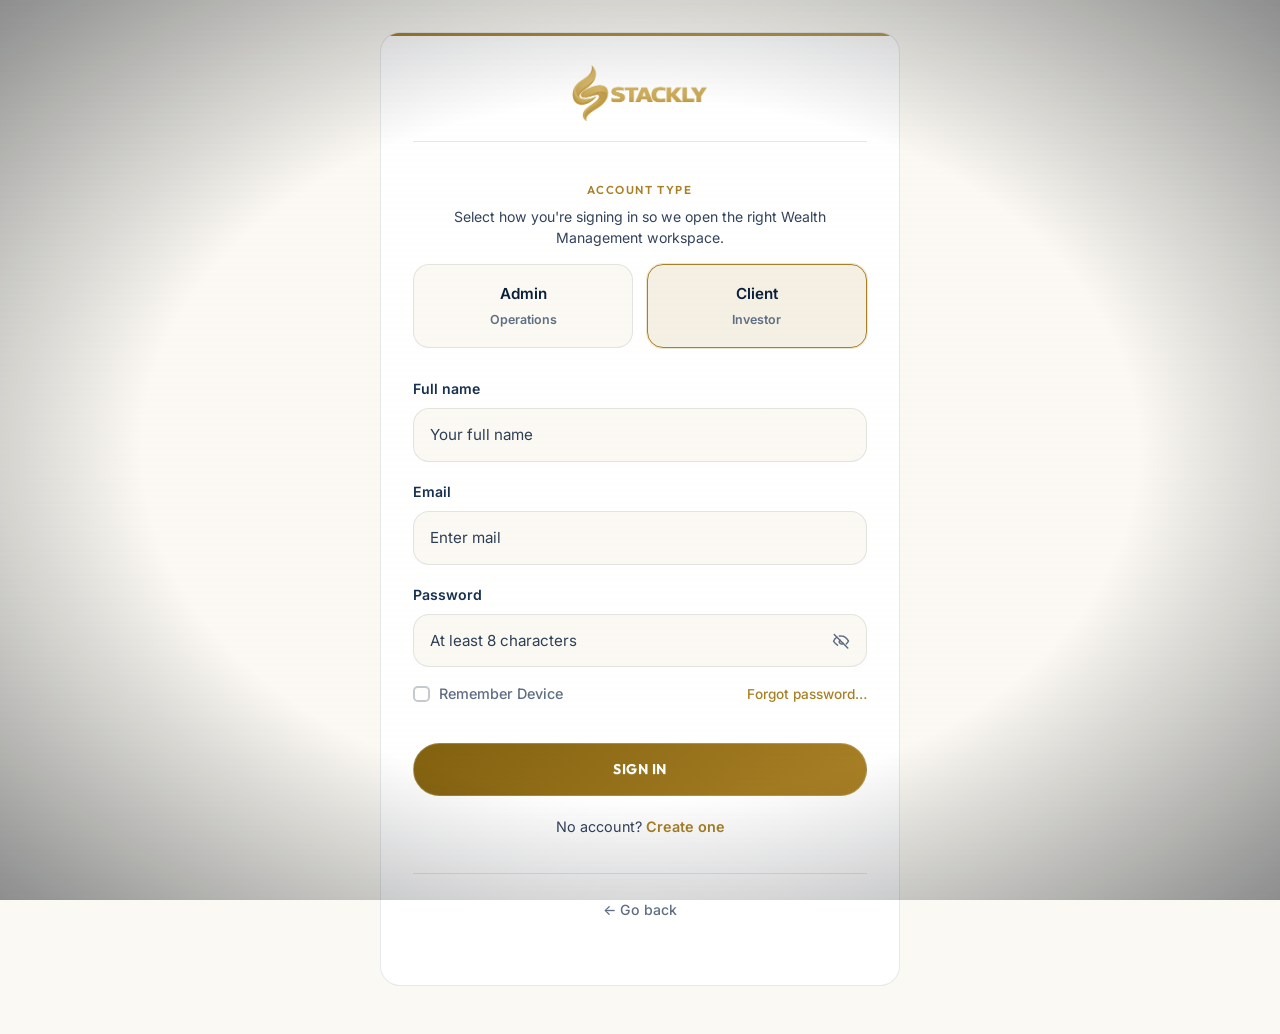
<file: login.html>
<!DOCTYPE html>
<html lang="en">
<head>
  <meta charset="UTF-8">
  <meta name="viewport" content="width=device-width, initial-scale=1.0">
  <meta name="robots" content="noindex, nofollow">
  <meta name="theme-color" content="#F4F7FB">
  <title>Login — Stackly Wealth</title>
  <link rel="preconnect" href="https://fonts.googleapis.com">
  <link rel="preconnect" href="https://fonts.gstatic.com" crossorigin>
  <link href="https://fonts.googleapis.com/css2?family=Inter:wght@400;500;600&family=JetBrains+Mono:wght@400;500&family=Outfit:wght@500;600&family=Playfair+Display:wght@500;600;700&display=swap" rel="stylesheet">
  <link rel="stylesheet" href="css/style.css">
  <link rel="stylesheet" href="css/responsive.css">
  <link rel="stylesheet" href="css/premium.css">
  <link rel="stylesheet" href="css/wealth.css">
  <link rel="stylesheet" href="css/light-theme.css">
  <link rel="stylesheet" href="https://cdn.jsdelivr.net/npm/aos@2.3.1/dist/aos.css">
</head>
<body class="page-inner page-auth page-hero-overlay premium-theme theme-light">

  <main class="site-main">
    <section class="section section--dark auth-section">
      <div class="login-form__container">
        <form id="login-form" class="form form--wide auth-form card-surface login-form glass-card" action="#" method="post" novalidate autocomplete="off" data-aos="fade-up">
          <div class="register-form__logo">
            <a href="index.html">
              <img class="register-form__logo-img" src="images/logo.webp" alt="Stackly Wealth" width="200" height="44" decoding="async">
            </a>
          </div>

          <div class="register-form__role-wrap">
            <fieldset class="role-fieldset register-form__role-fieldset">
              <legend class="register-form__role-legend">Account type</legend>
              <p class="register-form__role-hint">Select how you're signing in so we open the right Wealth Management workspace.</p>
              <div class="register-form__role-grid" role="radiogroup" aria-label="Select account type">
                <label class="register-role-card">
                  <input class="register-role-card__input" type="radio" name="role" value="admin">
                  <span class="register-role-card__surface">
                    <span class="register-role-card__copy">
                      <span class="register-role-card__title">Admin</span>
                      <span class="register-role-card__desc">Operations</span>
                    </span>
                  </span>
                </label>
                <label class="register-role-card">
                  <input class="register-role-card__input" type="radio" name="role" value="client" checked>
                  <span class="register-role-card__surface">
                    <span class="register-role-card__copy">
                      <span class="register-role-card__title">Client</span>
                      <span class="register-role-card__desc">Investor</span>
                    </span>
                  </span>
                </label>
              </div>
              <span class="field-error">Please select a role.</span>
            </fieldset>
          </div>

          <div class="form-field">
            <label for="login-name">Full name</label>
            <input id="login-name" name="name" type="text" required placeholder="Your full name" autocomplete="name">
            <span class="field-error">Please enter your name.</span>
          </div>
          <div class="form-field">
            <label for="login-email">Email</label>
            <input id="login-email" name="email" type="email" required placeholder="Enter mail" autocomplete="email">
            <span class="field-error">Enter a valid email address.</span>
          </div>
          <div class="form-field">
            <label for="login-password">Password</label>
            <input id="login-password" name="password" type="password" required minlength="8" placeholder="At least 8 characters" autocomplete="current-password">
            <span class="field-error">Use at least 8 characters.</span>
          </div>
          <div class="auth-form__options">
            <label class="form-check">
              <input class="form-check__input" type="checkbox" name="remember" value="1">
              <span class="form-check__box" aria-hidden="true"></span>
              <span class="form-check__label">Remember Device</span>
            </label>
            <p class="auth-form__forgot-link"><a href="404.html">Forgot password…</a></p>
          </div>

          <button type="submit" class="btn btn--primary btn--block">Sign in</button>
          <p id="login-success" class="form-success form-success--center is-hidden" role="status" aria-live="polite">Login successful. Redirecting to your dashboard in 3 seconds…</p>
          <p class="auth-form__footer-link">No account? <a href="register.html">Create one</a></p>
          <div class="auth-form__go-back">
            <a class="auth-form__go-back-btn" href="index.html" aria-label="Go back to home"><span>← Go back</span></a>
          </div>
        </form>
      </div>
    </section>
  </main>

  <script src="https://cdn.jsdelivr.net/npm/aos@2.3.1/dist/aos.js"></script>
  <script src="js/main.js"></script>
</body>
</html>
</file>
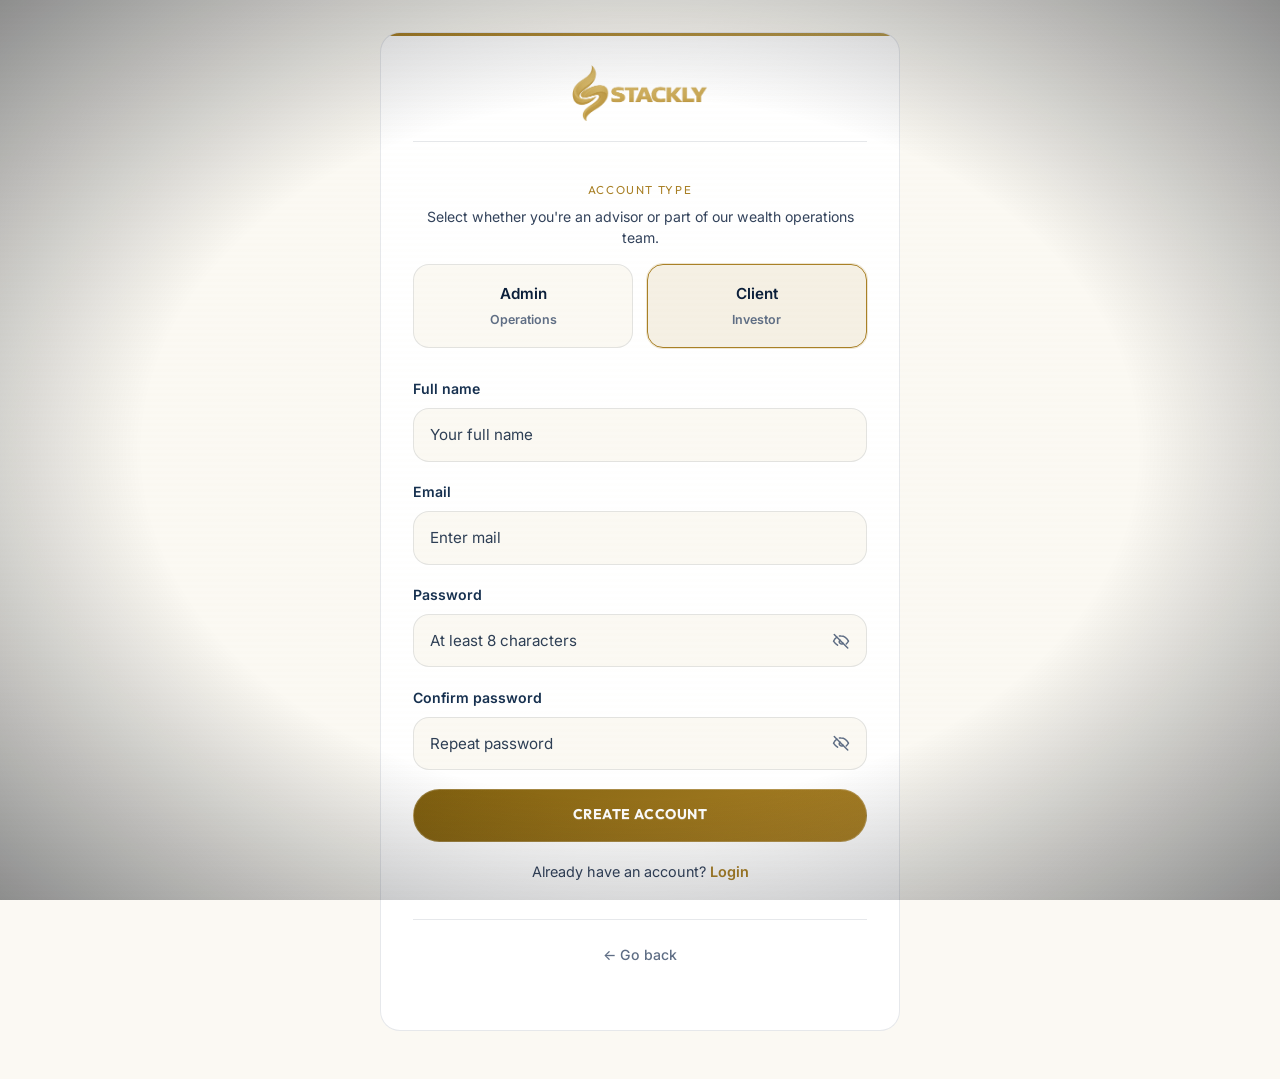
<file: register.html>
<!DOCTYPE html>
<html lang="en">
<head>
  <meta charset="UTF-8">
  <meta name="viewport" content="width=device-width, initial-scale=1.0">
  <meta name="robots" content="noindex, nofollow">
  <meta name="theme-color" content="#F4F7FB">
  <title>Register — Stackly Wealth</title>
  <link rel="preconnect" href="https://fonts.googleapis.com">
  <link rel="preconnect" href="https://fonts.gstatic.com" crossorigin>
  <link href="https://fonts.googleapis.com/css2?family=Inter:wght@400;500;600&family=JetBrains+Mono:wght@400;500&family=Outfit:wght@500;600&family=Playfair+Display:wght@500;600;700&display=swap" rel="stylesheet">
  <link rel="stylesheet" href="css/style.css">
  <link rel="stylesheet" href="css/responsive.css">
  <link rel="stylesheet" href="css/premium.css">
  <link rel="stylesheet" href="css/wealth.css">
  <link rel="stylesheet" href="css/light-theme.css">
  <link rel="stylesheet" href="https://cdn.jsdelivr.net/npm/aos@2.3.1/dist/aos.css">
</head>
<body class="page-inner page-auth page-hero-overlay premium-theme theme-light">

  <main class="site-main">
    <section class="section section--dark auth-section">
      <div class="login-form__container">
        <form id="register-form" class="form form--wide auth-form card-surface glass-card register-form" data-validate action="#" method="post" novalidate autocomplete="off" data-aos="fade-up">
          <div class="register-form__logo">
            <a href="index.html">
              <img class="register-form__logo-img" src="images/logo.webp" alt="Stackly Wealth" width="200" height="44" decoding="async">
            </a>
          </div>

          <div class="register-form__role-wrap">
            <fieldset class="register-form__role-fieldset">
              <legend class="register-form__role-legend">Account type</legend>
              <p class="register-form__role-hint">Select whether you're an advisor or part of our wealth operations team.</p>
              <div class="register-form__role-grid" role="radiogroup" aria-label="Select account type">
                <label class="register-role-card">
                  <input class="register-role-card__input" type="radio" name="role" value="admin">
                  <span class="register-role-card__surface">
                    <span class="register-role-card__copy">
                      <span class="register-role-card__title">Admin</span>
                      <span class="register-role-card__desc">Operations</span>
                    </span>
                  </span>
                </label>
                <label class="register-role-card">
                  <input class="register-role-card__input" type="radio" name="role" value="client" checked>
                  <span class="register-role-card__surface">
                    <span class="register-role-card__copy">
                      <span class="register-role-card__title">Client</span>
                      <span class="register-role-card__desc">Investor</span>
                    </span>
                  </span>
                </label>
              </div>
            </fieldset>
          </div>

          <div class="form-field">
            <label for="reg-name">Full name</label>
            <input id="reg-name" name="name" type="text" required placeholder="Your full name" autocomplete="name">
            <span class="field-error">Please enter your name.</span>
          </div>
          <div class="form-field">
            <label for="reg-email">Email</label>
            <input id="reg-email" name="email" type="email" required placeholder="Enter mail" autocomplete="email">
            <span class="field-error">Enter a valid email address.</span>
          </div>
          <div class="form-field">
            <label for="reg-password">Password</label>
            <input id="reg-password" name="password" type="password" required minlength="8" placeholder="At least 8 characters" autocomplete="new-password">
            <span class="field-error">Use at least 8 characters.</span>
          </div>
          <div class="form-field">
            <label for="reg-confirm">Confirm password</label>
            <input id="reg-confirm" name="confirm" type="password" required data-match="#reg-password" placeholder="Repeat password" autocomplete="new-password">
            <span class="field-error">Passwords do not match.</span>
          </div>

          <button type="submit" class="btn btn--primary btn--block">Create account</button>
          <p id="register-success" class="form-success form-success--center is-hidden" role="status" aria-live="polite">Account created. Redirecting to login in 3 seconds…</p>
          <p class="auth-form__footer-link">Already have an account? <a href="login.html">Login</a></p>
          <div class="auth-form__go-back">
            <a class="auth-form__go-back-btn" href="index.html" aria-label="Go back to home">← Go back</a>
          </div>
        </form>
      </div>
    </section>
  </main>

  <script src="https://cdn.jsdelivr.net/npm/aos@2.3.1/dist/aos.js"></script>
  <script src="js/main.js"></script>
</body>
</html>
</file>
<file: css/style.css>
#preloader {
  position: fixed;
  inset: 0;
  z-index: 9999;
  display: grid;
  place-items: center;
  overflow: hidden;
  background: #FBF9F3;
  transition: visibility 0.9s ease 0.55s;
}

#preloader.preloader--hide {
  visibility: hidden;
  pointer-events: none;
}

#preloader.preloader--hide .preloader__stage {
  opacity: 0;
  transform: scale(0.96);
  transition: opacity 0.45s ease, transform 0.55s cubic-bezier(0.4, 0, 0.2, 1);
}

#preloader.preloader--hide .preloader__curtain--left {
  transform: translateX(-100%);
}

#preloader.preloader--hide .preloader__curtain--right {
  transform: translateX(100%);
}

#preloader.preloader--hide .preloader__scanline {
  opacity: 0;
}

.preloader__curtain {
  position: absolute;
  top: 0;
  bottom: 0;
  width: 50.5%;
  background: linear-gradient(180deg, #0B1B30 0%, #0B1F3A 50%, #0B1B30 100%);
  z-index: 3;
  transition: transform 0.85s cubic-bezier(0.77, 0, 0.18, 1);
}

.preloader__curtain--left {
  left: 0;
  border-right: 1px solid rgba(169, 128, 38, 0.22);
}

.preloader__curtain--right {
  right: 0;
  border-left: 1px solid rgba(169, 128, 38, 0.22);
}

.preloader__scanline {
  position: absolute;
  inset: 0;
  z-index: 2;
  background: repeating-linear-gradient(
    180deg,
    transparent 0,
    transparent 2px,
    rgba(169, 128, 38, 0.03) 2px,
    rgba(169, 128, 38, 0.03) 4px
  );
  pointer-events: none;
  animation: preloader-scan 8s linear infinite;
}

.preloader__stage {
  position: relative;
  z-index: 4;
  display: flex;
  flex-direction: column;
  align-items: center;
  gap: 1.65rem;
  padding: 0 1.5rem;
  text-align: center;
  transition: opacity 0.5s ease, transform 0.55s cubic-bezier(0.4, 0, 0.2, 1);
}

.preloader__ring {
  position: relative;
  width: 148px;
  height: 148px;
  display: grid;
  place-items: center;
}

.preloader__ring-track,
.preloader__ring-arc {
  position: absolute;
  inset: 0;
  border-radius: 50%;
}

.preloader__ring-track {
  border: 1px solid rgba(169, 128, 38, 0.18);
  box-shadow: inset 0 0 30px rgba(169, 128, 38, 0.06);
}

.preloader__ring-arc {
  border: 2px solid transparent;
  border-top-color: #B8912F;
  border-right-color: #A98026;
  animation: preloader-ring-spin 1.35s cubic-bezier(0.5, 0.1, 0.3, 1) infinite;
  filter: drop-shadow(0 0 14px rgba(169, 128, 38, 0.45));
}

.preloader__logo {
  position: relative;
  z-index: 1;
  display: block;
  max-width: min(220px, 72vw);
  width: auto;
  height: auto;
  margin: 0 auto;
  object-fit: contain;
  animation: preloader-logo-in 1.1s cubic-bezier(0.22, 1, 0.36, 1) both;
}

.preloader__progress {
  position: relative;
  width: min(280px, 72vw);
  height: 3px;
  border-radius: 999px;
  overflow: hidden;
  background: rgba(169, 128, 38, 0.12);
}

.preloader__progress-track {
  position: absolute;
  inset: 0;
  background: rgba(255, 255, 255, 0.04);
}

.preloader__progress-fill {
  position: absolute;
  inset: 0 auto 0 0;
  width: 0;
  border-radius: inherit;
  background: linear-gradient(90deg, #A98026, #B8912F, #B8912F);
  box-shadow: 0 0 18px rgba(169, 128, 38, 0.5);
  animation: preloader-progress 1.45s cubic-bezier(0.4, 0, 0.2, 1) forwards;
}

.preloader__tagline {
  margin: 0;
  font-family: var(--font-kicker);
  font-size: clamp(0.85rem, 2.2vw, 1rem);
  font-weight: 500;
  letter-spacing: 0.14em;
  text-transform: uppercase;
  color: rgba(169, 128, 38, 0.9);
  animation: preloader-tagline-in 1s ease 0.35s both;
}

@keyframes preloader-ring-spin {
  to { transform: rotate(360deg); }
}

@keyframes preloader-logo-in {
  from {
    opacity: 0;
    transform: scale(0.88);
    filter: blur(6px);
  }
  to {
    opacity: 1;
    transform: scale(1);
    filter: blur(0);
  }
}

@keyframes preloader-progress {
  0% { width: 0; }
  35% { width: 42%; }
  70% { width: 78%; }
  100% { width: 100%; }
}

@keyframes preloader-tagline-in {
  from { opacity: 0; transform: translateY(10px); }
  to { opacity: 1; transform: translateY(0); }
}

@keyframes preloader-scan {
  from { transform: translateY(0); }
  to { transform: translateY(4px); }
}


:root {
  --color-base: #FBF9F3;
  --color-surface: #FFFFFF;
  --color-elevated: #FFFFFF;
  --color-canvas: #F1EADA;
  --color-line: rgba(11, 31, 58, 0.1);
  --color-accent: #A98026;
  --color-accent-light: rgba(169, 128, 38, 0.12);
  --color-accent-dark: #82610F;
  --color-secondary: #B89B4F;
  --color-tertiary: #5F6E85;
  --color-ink: #0B1F3A;
  --color-muted: #5F6E85;
  --color-cream: #F1EADA;
  --color-highlight: #C9A649;

  --color-ink-soft: #16304F;
  --color-body: #33435C;
  --color-accent-glow: rgba(201, 166, 73, 0.28);
  --color-hero-overlay:
    linear-gradient(105deg, rgba(255, 255, 255, 0.93) 0%, rgba(251, 249, 243, 0.78) 45%, rgba(241, 234, 218, 0.9) 100%);

  --font-sans: "Inter", system-ui, -apple-system, sans-serif;
  --font-display: "Playfair Display", Georgia, "Times New Roman", serif;
  --font-kicker: "Outfit", system-ui, sans-serif;
  --font-mono: "JetBrains Mono", ui-monospace, monospace;

  --container: min(1200px, 100% - 3rem);
  --container-narrow: min(900px, 100% - 3rem);
  --radius-sm: 10px;
  --radius-md: 16px;
  --radius-lg: 20px;
  --radius-xl: 24px;
  --radius-pill: 999px;

  --shadow-sm: 0 2px 8px rgba(26, 35, 56, 0.06);
  --shadow-md: 0 8px 28px rgba(26, 35, 56, 0.08);
  --shadow-lg: 0 16px 48px rgba(26, 35, 56, 0.1);
  --shadow-xl: 0 24px 64px rgba(26, 35, 56, 0.12);
  --shadow-card: 0 4px 24px rgba(26, 35, 56, 0.07);
  --shadow-card-hover: 0 12px 40px rgba(26, 35, 56, 0.12);
  --shadow-gold: 0 8px 28px rgba(169, 128, 38, 0.22);

  --header-h: 82px;
  --transition: 0.35s cubic-bezier(0.4, 0, 0.2, 1);
  --transition-spring: 0.45s cubic-bezier(0.34, 1.2, 0.64, 1);
  --glass-bg: rgba(255, 255, 255, 0.96);
  --glass-border: rgba(26, 35, 56, 0.08);
}


*,
*::before,
*::after {
  box-sizing: border-box;
}

html {
  scroll-behavior: smooth;
  overflow-x: clip;
  -webkit-text-size-adjust: 100%;
  text-size-adjust: 100%;
}

body {
  margin: 0;
  min-height: 100vh;
  font-family: var(--font-sans);
  font-size: 1rem;
  line-height: 1.7;
  color: var(--color-body);
  background: var(--color-base);
  -webkit-font-smoothing: antialiased;
  -moz-osx-font-smoothing: grayscale;
  text-rendering: optimizeLegibility;
}

body.premium-theme {
  overflow-x: clip;
  background: var(--color-base);
  color: var(--color-body);
}

img,
video {
  max-width: 100%;
  height: auto;
  display: block;
}

a {
  color: var(--color-accent);
  text-decoration: none;
  transition: color var(--transition);
}

a:hover {
  color: var(--color-highlight);
}

button,
input,
select,
textarea {
  font: inherit;
  color: inherit;
}

ul,
ol {
  margin: 0;
  padding: 0;
  list-style: none;
}

p {
  margin: 0 0 1rem;
}

p:last-child {
  margin-bottom: 0;
}

:focus-visible {
  outline: 2px solid var(--color-accent);
  outline-offset: 3px;
}

.sr-only {
  position: absolute;
  width: 1px;
  height: 1px;
  padding: 0;
  margin: -1px;
  overflow: hidden;
  clip: rect(0, 0, 0, 0);
  white-space: nowrap;
  border: 0;
}


h1, h2, h3, h4, h5, h6 {
  font-family: var(--font-display);
  font-weight: 600;
  color: var(--color-ink);
  line-height: 1.15;
  letter-spacing: -0.01em;
  margin: 0 0 0.75rem;
}

h1 { font-size: clamp(2.25rem, 5vw, 3.75rem); }
h2 { font-size: clamp(1.85rem, 4vw, 2.75rem); }
h3 { font-size: clamp(1.35rem, 2.5vw, 1.75rem); }
h4 { font-size: 1.15rem; }

.lead {
  font-size: clamp(1.05rem, 2vw, 1.2rem);
  line-height: 1.75;
  color: var(--color-muted);
  max-width: 42ch;
}

.text-accent { color: var(--color-accent); }
.text-muted { color: var(--color-muted); }
.text-cream { color: var(--color-cream); }

.section__kicker,
.hero-premium__kicker,
.page-hero__kicker {
  display: inline-block;
  font-family: var(--font-kicker);
  font-size: 0.78rem;
  font-weight: 600;
  letter-spacing: 0.16em;
  text-transform: uppercase;
  color: var(--color-accent);
  margin-bottom: 0.85rem;
}


.container {
  width: var(--container);
  margin-inline: auto;
}

.container--narrow {
  width: var(--container-narrow);
}

.site-main {
  min-height: 50vh;
}

.btn {
  display: inline-flex;
  align-items: center;
  justify-content: center;
  gap: 0.5rem;
  padding: 0.85rem 1.65rem;
  border-radius: var(--radius-pill);
  font-family: var(--font-kicker);
  font-size: 0.88rem;
  font-weight: 600;
  letter-spacing: 0.04em;
  text-transform: uppercase;
  text-decoration: none;
  border: 1px solid transparent;
  cursor: pointer;
  transition:
    background var(--transition),
    color var(--transition),
    border-color var(--transition),
    box-shadow var(--transition),
    transform var(--transition-spring);
}

.btn--primary {
  background: linear-gradient(135deg, var(--color-accent-dark), var(--color-accent));
  color: #fff;
  box-shadow: 0 4px 18px rgba(169, 128, 38, 0.28);
}

.btn--primary:hover {
  background: linear-gradient(135deg, var(--color-accent), #B8912F);
  color: #fff;
  box-shadow: var(--shadow-gold);
  transform: translateY(-2px);
}

.btn--secondary {
  background: var(--color-secondary);
  color: var(--color-ink);
}

.btn--secondary:hover {
  background: #A98026;
  color: var(--color-ink);
}

.btn--outline-light {
  background: transparent;
  border-color: rgba(255, 255, 255, 0.35);
  color: var(--color-ink);
}

.btn--outline-light:hover {
  border-color: rgba(255, 255, 255, 0.35);
  color: var(--color-ink);
  background: transparent;
  box-shadow: none;
  transform: none;
}

.btn--outline-light.btn--no-hover-color:hover,
.btn--outline-light.btn--no-hover-color:focus-visible {
  border-color: rgba(255, 255, 255, 0.35);
  color: var(--color-ink);
  background: transparent;
  box-shadow: none;
  transform: none;
}

.btn--outline-dark {
  background: transparent;
  border-color: var(--color-line);
  color: var(--color-ink);
}

.btn--outline-dark:hover {
  border-color: var(--color-accent);
  color: var(--color-accent);
}

.btn--ghost {
  background: transparent;
  color: var(--color-accent);
  padding-inline: 1rem;
}

.btn--ghost:hover {
  background: var(--color-accent-light);
}

.btn--sm {
  padding: 0.55rem 1.15rem;
  font-size: 0.78rem;
}

.btn--lg {
  padding: 1rem 2rem;
  font-size: 0.95rem;
}

.btn--block {
  width: 100%;
}

.btn--nav-login {
  background: transparent;
  border-color: var(--color-line);
  color: var(--color-ink);
  padding: 0.6rem 1.25rem;
  font-size: 0.8rem;
}

.btn--nav-login:hover {
  border-color: var(--color-accent);
  color: var(--color-accent);
}

.btn--nav-register {
  background: var(--color-accent);
  color: var(--color-base);
  padding: 0.6rem 1.25rem;
  font-size: 0.8rem;
}

.btn--nav-register:hover {
  background: #E2C578;
  color: var(--color-base);
}

.btn--hero-ghost {
  backdrop-filter: blur(8px);
}

.btn--on-accent {
  background: linear-gradient(135deg, #A98026 0%, #B8912F 50%, #E2C578 100%);
  color: #0B1B30;
  font-weight: 700;
  border: 1px solid rgba(255, 255, 255, 0.2);
  white-space: nowrap;
}

.btn--on-accent:hover {
  background: linear-gradient(135deg, #A98026 0%, #E2C578 100%);
  color: #0B1B30;
  box-shadow: var(--shadow-gold);
}


.form-group {
  margin-bottom: 1.25rem;
}

.form-label {
  display: block;
  margin-bottom: 0.45rem;
  font-size: 0.85rem;
  font-weight: 500;
  color: var(--color-muted);
  letter-spacing: 0.02em;
}

.form-input,
.form-select,
.form-textarea {
  width: 100%;
  padding: 0.85rem 1.1rem;
  border-radius: var(--radius-md);
  border: 1px solid var(--color-line);
  background: var(--color-surface);
  color: var(--color-ink);
  transition: border-color var(--transition), box-shadow var(--transition);
}

.form-input::placeholder,
.form-textarea::placeholder {
  color: var(--color-muted);
  opacity: 0.7;
}

.form-input:focus,
.form-select:focus,
.form-textarea:focus {
  outline: none;
  border-color: rgba(169, 128, 38, 0.5);
  box-shadow: 0 0 0 3px var(--color-accent-light);
}

.form-textarea {
  min-height: 120px;
  resize: vertical;
}

.form-hint {
  margin-top: 0.35rem;
  font-size: 0.8rem;
  color: var(--color-muted);
}

.form-error {
  margin-top: 0.35rem;
  font-size: 0.8rem;
  color: #f87171;
}

.form-row {
  display: grid;
  grid-template-columns: repeat(2, 1fr);
  gap: 1rem;
}

.form .form-check {
  display: flex;
  align-items: center;
  gap: 0.55rem;
  margin-bottom: 0;
  font-size: 0.9rem;
  font-weight: 500;
  color: var(--color-muted);
  cursor: pointer;
}

.form-check__input {
  position: absolute;
  opacity: 0;
  width: 0;
  height: 0;
}

.form-check__box {
  position: relative;
  display: inline-block;
  width: 1.05rem;
  height: 1.05rem;
  min-width: 1.05rem;
  border: 2px solid rgba(140, 150, 165, 0.5);
  border-radius: 0.3rem;
  background: transparent;
  transition: border-color 0.2s ease, background-color 0.2s ease;
}

.form-check__box::after {
  content: "";
  position: absolute;
  left: 0.22rem;
  top: 0.04rem;
  width: 0.32rem;
  height: 0.6rem;
  border: solid #fff;
  border-width: 0 2px 2px 0;
  transform: rotate(45deg) scale(0);
  transition: transform 0.15s ease;
}

.form-check__input:checked + .form-check__box {
  background: var(--color-accent);
  border-color: var(--color-accent);
}

.form-check__input:checked + .form-check__box::after {
  transform: rotate(45deg) scale(1);
}

.form-check__input:focus-visible + .form-check__box {
  outline: 2px solid var(--color-accent);
  outline-offset: 2px;
}

.form {
  display: flex;
  flex-direction: column;
  gap: 1.15rem;
}

.form--wide {
  max-width: 100%;
}

.form-field {
  display: flex;
  flex-direction: column;
  margin: 0;
}

.form label {
  display: block;
  font-weight: 600;
  font-size: 0.88rem;
  color: var(--color-ink-soft);
  margin-bottom: 0.45rem;
}

.form input,
.form textarea,
.form select {
  width: 100%;
  padding: 0.8rem 1rem;
  border: 1px solid var(--color-line);
  border-radius: var(--radius-md);
  font: inherit;
  font-size: 0.95rem;
  background: rgba(11, 27, 48, 0.45);
  color: var(--color-ink);
  transition: border-color var(--transition), box-shadow var(--transition), background var(--transition);
}

.form input::placeholder,
.form textarea::placeholder {
  color: var(--color-muted);
  opacity: 0.85;
}

.form input:focus,
.form textarea:focus,
.form select:focus {
  outline: none;
  border-color: rgba(169, 128, 38, 0.55);
  box-shadow: 0 0 0 3px var(--color-accent-light);
  background: rgba(11, 27, 48, 0.65);
}

.form .field-error {
  display: none;
  font-size: 0.78rem;
  color: #fca5a5;
  margin-top: 0.4rem;
  line-height: 1.4;
}

.form-field.has-error input,
.form-field.has-error textarea,
.form-field.has-error select,
.form .has-error input,
.form .has-error textarea,
.form .has-error select {
  border-color: rgba(248, 113, 113, 0.65);
}

.form-field.has-error .field-error,
.form .has-error .field-error,
.role-fieldset.has-error .field-error {
  display: block;
}

.form-password {
  position: relative;
}

.form-password__input {
  padding-right: 2.85rem;
}

input[type="password"]::-ms-reveal,
input[type="password"]::-ms-clear,
.form-password__input::-ms-reveal,
.form-password__input::-ms-clear {
  display: none !important;
  width: 0;
  height: 0;
  pointer-events: none;
}

input[type="password"]::-webkit-credentials-auto-fill-button,
input[type="password"]::-webkit-strong-password-auto-fill-button,
.form-password__input::-webkit-credentials-auto-fill-button,
.form-password__input::-webkit-strong-password-auto-fill-button {
  visibility: hidden !important;
  pointer-events: none;
  position: absolute;
  right: 0;
  display: none !important;
  width: 0;
  height: 0;
}

input[type="password"]::-webkit-reveal-password-button,
input[type="password"]::-internal-reveal-password-button,
.form-password__input::-webkit-reveal-password-button,
.form-password__input::-internal-reveal-password-button {
  -webkit-appearance: none;
  appearance: none;
  display: none !important;
  visibility: hidden !important;
  width: 0;
  height: 0;
  margin: 0;
  opacity: 0;
  pointer-events: none;
}

.form-password__toggle {
  position: absolute;
  top: 50%;
  right: 0.55rem;
  transform: translateY(-50%);
  z-index: 2;
  width: 2.1rem;
  height: 2.1rem;
  border: 0;
  border-radius: 50%;
  background: transparent;
  color: var(--color-muted);
  display: inline-flex;
  align-items: center;
  justify-content: center;
  cursor: pointer;
  transition: color var(--transition), background var(--transition);
}

.form-password__toggle:hover {
  color: var(--color-accent);
  background: rgba(169, 128, 38, 0.1);
}

.form-password__toggle:focus-visible {
  outline: none;
  box-shadow: 0 0 0 3px var(--color-accent-light);
}

.form-password__icon {
  display: inline-flex;
}

.form-password__icon--hide {
  display: none;
}

.form-password__toggle.is-visible .form-password__icon--show {
  display: none;
}

.form-password__toggle.is-visible .form-password__icon--hide {
  display: inline-flex;
}

.role-fieldset {
  border: 1px solid rgba(169, 128, 38, 0.18);
  border-radius: var(--radius-lg);
  padding: 1.25rem;
  margin: 0;
  background: rgba(11, 27, 48, 0.35);
  transition: border-color var(--transition);
}

.role-fieldset.has-error {
  border-color: rgba(248, 113, 113, 0.55);
}

.role-fieldset legend {
  font-weight: 600;
  padding: 0;
  color: var(--color-ink);
}

.register-form__role-fieldset {
  border: none;
  padding: 0;
  background: transparent;
}

.register-form__role-fieldset.has-error {
  border: 1px solid rgba(248, 113, 113, 0.55);
  border-radius: var(--radius-lg);
  padding: 0.85rem;
}

.register-form__role-fieldset .field-error {
  text-align: center;
  margin-top: 0.65rem;
}

.register-form__role-wrap {
  margin-bottom: 0.25rem;
}

.register-form__role-hint {
  margin: 0 0 1rem;
  text-align: center;
  font-size: 0.88rem;
  line-height: 1.5;
  color: var(--color-muted);
}

.auth-form__footer-link {
  text-align: center;
  margin: 0;
  font-size: 0.9rem;
  color: var(--color-muted);
}

.auth-form__footer-link a {
  color: var(--color-accent);
  font-weight: 600;
}

.auth-form__options {
  display: flex;
  align-items: center;
  justify-content: space-between;
  gap: 1rem;
  margin: -0.25rem 0 1.15rem;
}

.auth-form__options .auth-form__forgot-link {
  margin: 0;
  text-align: right;
}

.auth-form__forgot-link {
  font-size: 0.85rem;
}

.auth-form__forgot-link a {
  color: var(--color-accent);
  font-weight: 500;
  text-decoration: none;
}

.auth-form__forgot-link a:hover {
  color: #E2C578;
  text-decoration: underline;
}

.form-success.is-hidden,
.is-hidden {
  display: none !important;
}




.card {
  background: var(--color-surface);
  border: 1px solid var(--color-line);
  border-radius: var(--radius-lg);
  overflow: hidden;
  transition: border-color var(--transition), box-shadow var(--transition), transform var(--transition);
}

.card:hover {
  border-color: rgba(169, 128, 38, 0.25);
  box-shadow: var(--shadow-card);
}

.card-surface {
  padding: 1.75rem;
  background: var(--color-elevated);
  border: 1px solid var(--color-line);
  border-radius: var(--radius-lg);
}

.card-surface h3 {
  margin-bottom: 0.5rem;
}

.glass-card {
  background: var(--glass-bg);
  border: 1px solid var(--glass-border);
  border-radius: var(--radius-lg);
  backdrop-filter: blur(18px) saturate(140%);
  -webkit-backdrop-filter: blur(18px) saturate(140%);
  box-shadow: var(--shadow-card);
}

.glass-card--elevated {
  background: rgba(22, 38, 64, 0.72);
  box-shadow: var(--shadow-md);
}

.glass-card__body {
  padding: 1.75rem;
}


.section {
  padding: clamp(4rem, 8vw, 6.5rem) 0;
  position: relative;
}

.section--dark {
  background: var(--color-base);
  color: var(--color-body);
}

.section--surface {
  background: var(--color-surface);
}

.section--canvas {
  background: var(--color-canvas);
}

.section--cream {
  background: var(--color-cream);
  color: #44403C;
}

.section--cream h2,
.section--cream h3,
.section--cream h4 {
  color: #0B1F3A;
}

.section--cream .section__lead,
.section--cream .lead {
  color: #57534E;
}

.section--muted {
  background: var(--color-canvas);
}

.section__head {
  margin-bottom: clamp(2rem, 5vw, 3.5rem);
}

.section__head--center {
  text-align: center;
  max-width: 720px;
  margin-inline: auto;
  margin-bottom: clamp(2rem, 5vw, 3.5rem);
}

.section__head--center .section__lead {
  margin-inline: auto;
}

.section__title {
  margin-bottom: 0.85rem;
}

.section__lead {
  font-size: 1.05rem;
  color: var(--color-muted);
  max-width: 58ch;
  line-height: 1.75;
}

.section__head-cta {
  margin-top: 1.5rem;
}


.site-header {
  position: fixed;
  top: 0;
  left: 0;
  right: 0;
  z-index: 1000;
  height: var(--header-h);
  display: flex;
  align-items: center;
  background: var(--color-surface);
  border-bottom: 1px solid var(--color-line);
  transition: background var(--transition), box-shadow var(--transition), border-color var(--transition);
}

.site-header--pro > .container.site-header__inner {
  display: grid;
  grid-template-columns: auto minmax(0, 1fr) auto;
  align-items: center;
  gap: 1.5rem;
  width: min(1200px, calc(100% - clamp(2rem, 5vw, 4rem)));
}

.site-header--pro .logo {
  justify-self: start;
}

.site-header--pro .site-header__nav-wrap {
  justify-self: stretch;
}

.site-header--pro .site-header__actions {
  justify-self: end;
}

.site-header__inner {
  display: flex;
  align-items: center;
  justify-content: space-between;
  gap: 1.5rem;
}

.site-header__nav-inner {
  display: flex;
  align-items: center;
  gap: 2rem;
  width: 100%;
}

.site-header__nav {
  display: flex;
  flex: 1 1 auto;
  min-width: 0;
  justify-content: center;
}

.site-header__actions {
  display: flex;
  align-items: center;
  gap: 0.65rem;
  flex-shrink: 0;
  margin-left: auto;
}

.logo {
  display: inline-flex;
  align-items: center;
  gap: 0.6rem;
  font-family: var(--font-display);
  font-weight: 700;
  font-size: 1.2rem;
  color: var(--color-ink);
  text-decoration: none;
  flex-shrink: 0;
}

.logo--pro .logo__img {
  height: 56px;
  max-width: 248px;
  width: auto;
  object-fit: contain;
}

.nav-list {
  display: flex;
  align-items: center;
  justify-content: center;
  gap: 0.15rem;
}

@media (min-width: 769px) {
  .site-header--pro > .container.site-header__inner {
    position: relative;
  }

  .site-header--pro .site-header__nav-wrap {
    justify-self: stretch;
  }

  .site-header--pro .site-header__nav-inner {
    justify-content: flex-end;
  }

  .site-header--pro .site-header__nav {
    position: absolute;
    left: 50%;
    top: 50%;
    transform: translate(-50%, -50%);
    flex: none;
    width: max-content;
    z-index: 1;
    pointer-events: none;
  }

  .site-header--pro .nav-list {
    pointer-events: auto;
  }

  .site-header--pro .logo,
  .site-header--pro .site-header__actions {
    position: relative;
    z-index: 2;
  }

  .site-header--pro .site-header__actions {
    margin-left: 0;
  }
}

.nav-link {
  display: inline-flex;
  padding: 0.5rem 0.9rem;
  font-family: var(--font-kicker);
  font-size: 0.82rem;
  font-weight: 500;
  letter-spacing: 0.06em;
  text-transform: uppercase;
  color: var(--color-muted);
  text-decoration: none;
  border-radius: var(--radius-pill);
  position: relative;
  transition: color var(--transition), background var(--transition);
}

.nav-link:hover,
.nav-link:focus-visible {
  color: var(--color-ink);
}

.nav-link[aria-current="page"] {
  color: var(--color-accent);
}

.nav-link::after {
  content: "";
  position: absolute;
  bottom: 0.15rem;
  left: 50%;
  width: 0;
  height: 2px;
  background: var(--color-accent);
  transform: translateX(-50%);
  transition: width var(--transition);
  border-radius: 1px;
}

.nav-link:hover::after,
.nav-link[aria-current="page"]::after {
  width: 60%;
}

.nav-toggle {
  display: none;
  flex-direction: column;
  justify-content: center;
  gap: 5px;
  width: 44px;
  height: 44px;
  padding: 0;
  border: 1px solid var(--color-line);
  border-radius: var(--radius-sm);
  background: var(--color-surface);
  cursor: pointer;
}

.nav-toggle__bar {
  display: block;
  width: 20px;
  height: 2px;
  margin-inline: auto;
  background: var(--color-ink);
  border-radius: 1px;
  transition: transform var(--transition), opacity var(--transition);
}

.nav-toggle[aria-expanded="true"] .nav-toggle__bar:nth-child(1) {
  transform: translateY(7px) rotate(45deg);
}

.nav-toggle[aria-expanded="true"] .nav-toggle__bar:nth-child(2) {
  opacity: 0;
}

.nav-toggle[aria-expanded="true"] .nav-toggle__bar:nth-child(3) {
  transform: translateY(-7px) rotate(-45deg);
}

.page-home .site-header:not(.is-scrolled),
.page-inner.page-hero-overlay .site-header:not(.is-scrolled) {
  background: transparent;
  border-bottom-color: transparent;
  box-shadow: none;
}

.page-home .site-header.is-scrolled,
.page-inner.page-hero-overlay .site-header.is-scrolled {
  background: rgba(11, 27, 48, 0.92);
  backdrop-filter: blur(18px) saturate(140%);
  -webkit-backdrop-filter: blur(18px) saturate(140%);
  border-bottom-color: var(--color-line);
  box-shadow: var(--shadow-sm);
}


.hero-premium {
  position: relative;
  min-height: 100vh;
  min-height: 100dvh;
  display: flex;
  align-items: center;
  padding: calc(var(--header-h) + 2rem) 0 4rem;
  overflow: hidden;
}

.hero-premium__media {
  position: absolute;
  inset: 0;
  z-index: 0;
  overflow: hidden;
}

.hero-premium__video,
.hero-premium__image,
.hero-premium__media img {
  width: 100%;
  height: 100%;
  object-fit: cover;
  display: block;
}

.hero-premium__video {
  object-position: center 42%;
  transform: scale(1.01) translateZ(0);
  -webkit-backface-visibility: hidden;
  backface-visibility: hidden;
}

.hero-premium__poster {
  position: absolute;
  inset: 0;
  z-index: 0;
  transition: opacity 0.6s ease;
}

.hero-premium--video.is-video-ready .hero-premium__poster {
  opacity: 0;
  pointer-events: none;
}

.hero-premium--video::after {
  content: "";
  position: absolute;
  bottom: 0;
  left: 0;
  right: 0;
  height: 100px;
  background: linear-gradient(180deg, transparent, rgba(11, 27, 48, 0.78));
  z-index: 1;
  pointer-events: none;
}

.hero-premium--video .hero-premium__glow--1,
.hero-premium--video .hero-premium__glow--2 {
  opacity: 0.22;
}

.hero-premium__scroll-hint {
  position: absolute;
  bottom: 2rem;
  left: 50%;
  transform: translateX(-50%);
  z-index: 2;
  display: flex;
  flex-direction: column;
  align-items: center;
  gap: 0.5rem;
  font-family: var(--font-kicker);
  font-size: 0.68rem;
  font-weight: 600;
  letter-spacing: 0.2em;
  text-transform: uppercase;
  color: rgba(250, 250, 249, 0.55);
  pointer-events: none;
}

.hero-premium__scroll-hint::after {
  content: "";
  width: 1px;
  height: 36px;
  background: linear-gradient(180deg, rgba(169, 128, 38, 0.7), transparent);
  animation: hero-scroll-pulse 2s ease-in-out infinite;
}

@keyframes hero-scroll-pulse {
  0%, 100% { opacity: 0.4; transform: scaleY(0.85); }
  50% { opacity: 1; transform: scaleY(1); }
}

@media (prefers-reduced-motion: reduce) {
  .hero-premium__video {
    display: none;
  }

  .hero-premium__scroll-hint::after {
    animation: none;
  }
}

.hero-premium__overlay {
  position: absolute;
  inset: 0;
  background: var(--color-hero-overlay);
}

.hero-premium__glow {
  position: absolute;
  border-radius: 50%;
  filter: blur(80px);
  pointer-events: none;
}

.hero-premium__glow--1 {
  width: 400px;
  height: 400px;
  top: 10%;
  right: 5%;
  background: rgba(169, 128, 38, 0.12);
}

.hero-premium__glow--2 {
  width: 300px;
  height: 300px;
  bottom: 15%;
  left: 10%;
  background: rgba(185, 157, 105, 0.15);
}

.hero-premium__layout {
  position: relative;
  z-index: 1;
  display: grid;
  grid-template-columns: 1.1fr 0.9fr;
  gap: clamp(2rem, 5vw, 4rem);
  align-items: center;
}

.hero-premium__layout.hero-premium__layout--center {
  grid-template-columns: 1fr;
  justify-items: center;
  align-content: center;
  text-align: center;
  width: 100%;
  min-height: calc(100dvh - var(--header-h) - 5rem);
}

.hero-premium__content--left {
  max-width: 620px;
}

.hero-premium__content--center {
  display: flex;
  flex-direction: column;
  align-items: center;
  width: min(100%, 820px);
  max-width: 820px;
  margin-inline: auto;
  text-align: center;
}

.hero-premium--video {
  justify-content: center;
}

.hero-premium__content--center .hero-premium__actions,
.hero-premium__layout--center .hero-premium__actions {
  justify-content: center;
  width: 100%;
}

.hero-premium__content--center .hero-premium__brands,
.hero-premium__layout--center .hero-premium__brands {
  justify-content: center;
  width: 100%;
}

.hero-premium__content--center .hero-premium__lead,
.hero-premium__content--center .lead,
.hero-premium__content--center h1 {
  text-align: center;
  margin-inline: auto;
  width: 100%;
}

.hero-premium__content h1 {
  margin-bottom: 1.25rem;
}

.hero-premium__accent {
  color: var(--color-accent);
  font-style: italic;
}

.hero-premium__actions {
  display: flex;
  flex-wrap: wrap;
  gap: 1rem;
  margin-top: 2rem;
}

.hero-premium__brands {
  display: flex;
  flex-wrap: wrap;
  justify-content: center;
  gap: 0.65rem 0.75rem;
  margin-top: 2.25rem;
  max-width: 42rem;
  margin-inline: auto;
  padding: 0;
  list-style: none;
}

.hero-premium__brand-pill {
  display: inline-flex;
  align-items: center;
  gap: 0.45rem;
  padding: 0.5rem 1rem 0.5rem 0.85rem;
  font-family: var(--font-kicker);
  font-size: 0.68rem;
  font-weight: 600;
  letter-spacing: 0.11em;
  text-transform: uppercase;
  color: rgba(250, 250, 249, 0.9);
  border: 1px solid rgba(169, 128, 38, 0.25);
  border-radius: var(--radius-pill);
  background: rgba(11, 27, 48, 0.5);
  backdrop-filter: blur(10px);
  -webkit-backdrop-filter: blur(10px);
  box-shadow: 0 4px 18px rgba(0, 0, 0, 0.22), inset 0 1px 0 rgba(255, 255, 255, 0.05);
  transition: border-color 0.25s ease, background 0.25s ease, transform 0.25s ease, box-shadow 0.25s ease, color 0.25s ease;
}

.hero-premium__brand-pill::before {
  content: "";
  width: 5px;
  height: 5px;
  border-radius: 50%;
  background: var(--color-accent);
  box-shadow: 0 0 6px rgba(169, 128, 38, 0.5);
  flex-shrink: 0;
}

.hero-premium__brand-pill:hover {
  border-color: rgba(169, 128, 38, 0.5);
  background: rgba(169, 128, 38, 0.1);
  color: #FAF8F1;
  transform: translateY(-2px);
  box-shadow: 0 8px 24px rgba(0, 0, 0, 0.3), 0 0 16px rgba(169, 128, 38, 0.1);
}

.hero-premium__stats-card {
  padding: 2rem;
  background: var(--glass-bg);
  border: 1px solid var(--glass-border);
  border-radius: var(--radius-xl);
  backdrop-filter: blur(20px);
  -webkit-backdrop-filter: blur(20px);
  display: flex;
  flex-direction: column;
  gap: 1.75rem;
}

.hero-premium__stat-item {
  display: flex;
  flex-direction: column;
  gap: 0.25rem;
  padding-bottom: 1.5rem;
  border-bottom: 1px solid var(--color-line);
}

.hero-premium__stat-item:last-child {
  padding-bottom: 0;
  border-bottom: none;
}

.hero-premium__stat-value {
  font-family: var(--font-display);
  font-size: clamp(2rem, 4vw, 2.75rem);
  font-weight: 600;
  color: var(--color-accent);
  line-height: 1;
}

.hero-premium__stat-label {
  font-size: 0.85rem;
  color: var(--color-muted);
  letter-spacing: 0.02em;
}


.dish-grid {
  display: grid;
  grid-template-columns: repeat(auto-fill, minmax(280px, 1fr));
  gap: 1.75rem;
}

.dish-card {
  position: relative;
  background: var(--color-surface);
  border: 1px solid var(--color-line);
  border-radius: var(--radius-lg);
  overflow: hidden;
  transition: transform var(--transition-spring), box-shadow var(--transition), border-color var(--transition);
}

.dish-card:hover {
  transform: translateY(-6px);
  box-shadow: var(--shadow-card-hover);
  border-color: rgba(169, 128, 38, 0.3);
}

.dish-card__image {
  position: relative;
  aspect-ratio: 4 / 3;
  overflow: hidden;
}

.dish-card__image img {
  width: 100%;
  height: 100%;
  object-fit: cover;
  transition: transform 0.6s cubic-bezier(0.4, 0, 0.2, 1);
}

.dish-card:hover .dish-card__image img {
  transform: scale(1.06);
}

.dish-card__badge {
  position: absolute;
  top: 1rem;
  left: 1rem;
  padding: 0.35rem 0.75rem;
  font-family: var(--font-kicker);
  font-size: 0.68rem;
  font-weight: 600;
  letter-spacing: 0.1em;
  text-transform: uppercase;
  background: var(--color-accent);
  color: var(--color-base);
  border-radius: var(--radius-pill);
}

.dish-card__content {
  padding: 1.5rem;
}

.dish-card__tag {
  display: inline-block;
  font-family: var(--font-kicker);
  font-size: 0.7rem;
  font-weight: 600;
  letter-spacing: 0.12em;
  text-transform: uppercase;
  color: var(--color-accent);
  margin-bottom: 0.5rem;
}

.dish-card h3 {
  font-size: 1.25rem;
  margin-bottom: 0.5rem;
}

.dish-card p {
  font-size: 0.92rem;
  color: var(--color-muted);
  margin-bottom: 1rem;
}

.dish-card__footer {
  display: flex;
  align-items: center;
  justify-content: space-between;
  gap: 1rem;
}

.dish-card__price {
  font-family: var(--font-display);
  font-size: 1.35rem;
  font-weight: 600;
  color: var(--color-accent);
}

.dish-card__cta {
  font-family: var(--font-kicker);
  font-size: 0.78rem;
  font-weight: 600;
  letter-spacing: 0.06em;
  text-transform: uppercase;
  color: var(--color-ink);
}

.dish-card__cta:hover {
  color: var(--color-accent);
}


.blog-grid {
  display: grid;
  grid-template-columns: repeat(auto-fill, minmax(300px, 1fr));
  gap: 2rem;
}

.blog-card {
  background: var(--color-surface);
  border: 1px solid var(--color-line);
  border-radius: var(--radius-lg);
  overflow: hidden;
  transition: box-shadow var(--transition), border-color var(--transition);
}

.blog-card:hover {
  border-color: rgba(169, 128, 38, 0.25);
  box-shadow: var(--shadow-card);
}

.blog-card__image {
  aspect-ratio: 16 / 10;
  overflow: hidden;
}

.blog-card__image img {
  width: 100%;
  height: 100%;
  object-fit: cover;
  transition: transform 0.5s ease;
}

.blog-card:hover .blog-card__image img {
  transform: scale(1.04);
}

.blog-card__body {
  padding: 1.5rem;
}

.blog-card__meta {
  display: flex;
  gap: 1rem;
  margin-bottom: 0.75rem;
  font-size: 0.78rem;
  color: var(--color-muted);
  font-family: var(--font-kicker);
  letter-spacing: 0.04em;
  text-transform: uppercase;
}

.blog-card h3 {
  font-size: 1.2rem;
  margin-bottom: 0.65rem;
}

.blog-card h3 a {
  color: inherit;
  text-decoration: none;
}

.blog-card h3 a:hover {
  color: var(--color-accent);
}

.blog-card__excerpt {
  font-size: 0.92rem;
  color: var(--color-muted);
  margin-bottom: 1rem;
}

.blog-card__read {
  font-family: var(--font-kicker);
  font-size: 0.78rem;
  font-weight: 600;
  letter-spacing: 0.06em;
  text-transform: uppercase;
  color: var(--color-accent);
}


.testimonial-slider {
  position: relative;
  max-width: 800px;
  margin-inline: auto;
}

.testimonial-track {
  overflow: hidden;
  border-radius: var(--radius-xl);
  width: 100%;
}

.testimonial-slides,
[data-testimonial-track].testimonial-slides {
  display: flex;
  width: 100%;
  transition: transform 0.5s cubic-bezier(0.4, 0, 0.2, 1);
  will-change: transform;
}

.testimonial-slide {
  flex: 0 0 100%;
  min-width: 100%;
  width: 100%;
  margin: 0;
  padding: 2.5rem;
  background: var(--color-surface);
  border: 1px solid var(--color-line);
  border-radius: var(--radius-xl);
  box-sizing: border-box;
}

.testimonial-slide--premium {
  background: var(--glass-bg);
  backdrop-filter: blur(16px);
  -webkit-backdrop-filter: blur(16px);
}

.testimonial-ornament {
  font-family: var(--font-display);
  font-size: 4rem;
  line-height: 1;
  color: var(--color-accent);
  opacity: 0.35;
  margin-bottom: 0.5rem;
}

.testimonial-chip {
  display: inline-flex;
  align-items: center;
  gap: 0.4rem;
  padding: 0.35rem 0.85rem;
  margin-bottom: 1.25rem;
  font-family: var(--font-kicker);
  font-size: 0.72rem;
  font-weight: 600;
  letter-spacing: 0.1em;
  text-transform: uppercase;
  color: var(--color-accent);
  background: var(--color-accent-light);
  border-radius: var(--radius-pill);
}

.testimonial-head {
  display: flex;
  align-items: center;
  gap: 1rem;
  margin-bottom: 1.25rem;
}

.testimonial-avatar {
  width: 56px;
  height: 56px;
  border-radius: 50%;
  object-fit: cover;
  border: 2px solid var(--color-accent);
  flex-shrink: 0;
}

span.testimonial-avatar {
  display: inline-flex;
  align-items: center;
  justify-content: center;
  background: var(--color-accent-light);
  font-family: var(--font-kicker);
  font-size: 0.78rem;
  font-weight: 700;
  letter-spacing: 0.04em;
  color: var(--color-accent);
}

.testimonial-meta strong {
  display: block;
  color: var(--color-ink);
  font-family: var(--font-display);
  font-size: 1.05rem;
}

.testimonial-meta span {
  font-size: 0.85rem;
  color: var(--color-muted);
}

.testimonial-rating {
  display: flex;
  align-items: center;
  gap: 0.5rem;
  margin-bottom: 1rem;
}

.testimonial-stars {
  display: flex;
  gap: 2px;
  color: var(--color-accent);
}

.testimonial-quote {
  font-family: var(--font-display);
  font-size: 1.15rem;
  font-style: italic;
  line-height: 1.65;
  color: var(--color-ink-soft);
}

.testimonial-nav {
  display: flex;
  align-items: center;
  justify-content: center;
  gap: 1rem;
  margin-top: 1.75rem;
}

.testimonial-nav button {
  width: 44px;
  height: 44px;
  border-radius: 50%;
  border: 1px solid var(--color-line);
  background: var(--color-surface);
  color: var(--color-ink);
  cursor: pointer;
  transition: border-color var(--transition), background var(--transition), color var(--transition);
}

.testimonial-nav button:hover {
  border-color: var(--color-accent);
  color: var(--color-accent);
  background: var(--color-accent-light);
}

.testimonial-dots {
  display: flex;
  justify-content: center;
  gap: 0.5rem;
  margin-top: 1.5rem;
  padding-bottom: 1.5rem;
}

.testimonial-dots button {
  width: 10px;
  height: 10px;
  padding: 0;
  border: none;
  border-radius: 50%;
  background: var(--color-line);
  cursor: pointer;
  transition: background var(--transition), transform var(--transition);
}

.testimonial-dots button.is-active {
  background: var(--color-accent);
  transform: scale(1.2);
}

.testimonial-slider--home {
  max-width: 860px;
  padding: 2rem 3.75rem 0;
}

.testimonial-slider__arrow {
  position: absolute;
  top: 50%;
  transform: translateY(-60%);
  width: 46px;
  height: 46px;
  border-radius: 50%;
  border: 1px solid var(--color-line);
  background: var(--color-surface);
  color: var(--color-ink);
  font-size: 1.5rem;
  line-height: 1;
  cursor: pointer;
  transition: border-color var(--transition), background var(--transition), color var(--transition), transform var(--transition);
  z-index: 2;
}

.testimonial-slider__arrow:hover {
  border-color: var(--color-accent);
  color: var(--color-accent);
  background: var(--color-accent-light);
}

.testimonial-slider__arrow--prev {
  left: 0.5rem;
}

.testimonial-slider__arrow--next {
  right: 0.5rem;
}

.testimonial-slide--premium .testimonial-head {
  justify-content: center;
  text-align: center;
}

.testimonial-slide--premium blockquote,
.testimonial-slide--premium .testimonial-quote {
  font-family: var(--font-display);
  font-size: clamp(1.05rem, 2.2vw, 1.25rem);
  font-style: italic;
  line-height: 1.7;
  color: var(--color-ink-soft);
  margin: 0;
  padding: 0;
  border: none;
}


.home-menu {
  display: grid;
  grid-template-columns: repeat(3, 1fr);
  gap: 1.5rem;
  margin-bottom: 2.5rem;
}

.home-menu__course {
  display: flex;
  flex-direction: column;
  overflow: hidden;
  padding: 0;
  transition: transform var(--transition-spring), box-shadow var(--transition);
}

.home-menu__course:hover {
  transform: translateY(-6px);
  box-shadow: var(--shadow-lg);
}

.home-menu__course--featured {
  border-color: rgba(169, 128, 38, 0.35);
  box-shadow: 0 12px 40px rgba(169, 128, 38, 0.12);
}

.home-menu__visual {
  position: relative;
  aspect-ratio: 4 / 3;
  overflow: hidden;
}

.home-menu__visual img {
  width: 100%;
  height: 100%;
  object-fit: cover;
  transition: transform 0.6s ease;
}

.home-menu__course:hover .home-menu__visual img {
  transform: scale(1.06);
}

.home-menu__badge {
  position: absolute;
  top: 1rem;
  left: 1rem;
  padding: 0.35rem 0.85rem;
  font-family: var(--font-kicker);
  font-size: 0.68rem;
  font-weight: 700;
  letter-spacing: 0.12em;
  text-transform: uppercase;
  color: var(--color-ink);
  background: rgba(245, 65, 65, 0.92);
  border-radius: var(--radius-pill);
}

.home-menu__badge--accent {
  color: #fff;
  background: var(--color-accent);
}

.home-menu__body {
  padding: 1.5rem 1.75rem 1.75rem;
  flex: 1;
}

.home-menu__title {
  font-family: var(--font-display);
  font-size: 1.15rem;
  font-weight: 600;
  color: var(--color-ink);
  margin: 0 0 1rem;
}

.home-menu__list {
  list-style: none;
  margin: 0;
  padding: 0;
}

.home-menu__list li {
  display: flex;
  align-items: baseline;
  gap: 0.35rem;
  padding: 0.55rem 0;
  border-bottom: 1px solid var(--color-line);
  font-size: 0.92rem;
}

.home-menu__list li:last-child {
  border-bottom: none;
}

.home-menu__dish {
  color: var(--color-body);
  flex-shrink: 0;
}

.home-menu__dots {
  flex: 1;
  min-width: 1rem;
  border-bottom: 1px dotted rgba(120, 113, 108, 0.35);
  margin-bottom: 0.2rem;
}

.home-menu__price {
  font-family: var(--font-display);
  font-weight: 600;
  color: var(--color-accent);
  white-space: nowrap;
}


.gallery-showcase {
  display: grid;
  grid-template-columns: repeat(4, 1fr);
  grid-auto-rows: minmax(180px, 200px);
  gap: 1rem;
  margin-bottom: 2.5rem;
}

.gallery-showcase__item {
  position: relative;
  display: block;
  overflow: hidden;
  border-radius: var(--radius-lg);
  border: 1px solid var(--color-line);
  min-height: 100%;
}

.gallery-showcase__item--hero {
  grid-column: span 2;
  grid-row: span 2;
}

.gallery-showcase__item--tall {
  grid-row: span 2;
}

.gallery-showcase__item img {
  width: 100%;
  height: 100%;
  object-fit: cover;
  display: block;
  transition: transform 0.65s cubic-bezier(0.4, 0, 0.2, 1);
}

.gallery-showcase__item::after {
  content: "";
  position: absolute;
  inset: 0;
  background: linear-gradient(180deg, transparent 35%, rgba(11, 27, 48, 0.82) 100%);
  opacity: 0.75;
  transition: opacity var(--transition);
}

.gallery-showcase__item:hover::after {
  opacity: 1;
}

.gallery-showcase__item:hover img {
  transform: scale(1.08);
}

.gallery-showcase__caption {
  position: absolute;
  left: 0;
  right: 0;
  bottom: 0;
  z-index: 1;
  padding: 1.25rem;
  color: #fff;
  transform: translateY(4px);
  transition: transform var(--transition);
}

.gallery-showcase__item:hover .gallery-showcase__caption {
  transform: translateY(0);
}

.gallery-showcase__caption strong {
  display: block;
  font-family: var(--font-display);
  font-size: 1.05rem;
  font-weight: 600;
  margin-bottom: 0.2rem;
}

.gallery-showcase__caption span {
  font-size: 0.8rem;
  color: rgba(250, 250, 249, 0.75);
}


.faq-list {
  max-width: 760px;
  margin-inline: auto;
  display: flex;
  flex-direction: column;
  gap: 0.75rem;
}

.faq-item {
  background: var(--color-surface);
  border: 1px solid var(--color-line);
  border-radius: var(--radius-md);
  overflow: hidden;
  transition: border-color var(--transition), box-shadow var(--transition);
}

.faq-item:hover {
  border-color: rgba(169, 128, 38, 0.2);
}

.faq-item.is-open {
  border-color: rgba(169, 128, 38, 0.35);
  box-shadow: var(--shadow-sm);
}

.faq-item__trigger {
  width: 100%;
  display: flex;
  align-items: center;
  justify-content: space-between;
  gap: 1rem;
  padding: 1.15rem 1.35rem;
  border: none;
  background: transparent;
  text-align: left;
  font-family: var(--font-display);
  font-size: 1.05rem;
  font-weight: 600;
  color: var(--color-ink);
  cursor: pointer;
  transition: color var(--transition);
}

.faq-item.is-open .faq-item__trigger {
  color: var(--color-accent);
}

.faq-item__trigger::after {
  content: "+";
  flex-shrink: 0;
  font-family: var(--font-kicker);
  font-size: 1.25rem;
  font-weight: 400;
  color: var(--color-accent);
  transition: transform var(--transition);
}

.faq-item.is-open .faq-item__trigger::after {
  content: "−";
}

.faq-item__panel {
  display: grid;
  grid-template-rows: 0fr;
  transition: grid-template-rows 0.35s ease;
}

.faq-item.is-open .faq-item__panel {
  grid-template-rows: 1fr;
}

.faq-item__panel-inner {
  overflow: hidden;
  min-height: 0;
}

.faq-item__panel-inner p {
  padding: 0 1.35rem 1.25rem;
  font-size: 0.95rem;
  color: var(--color-muted);
  line-height: 1.7;
}


.stats-grid {
  display: grid;
  grid-template-columns: repeat(auto-fit, minmax(160px, 1fr));
  gap: 2rem;
  text-align: center;
}

.stat-item__value {
  display: block;
  font-family: var(--font-display);
  font-size: clamp(2rem, 4vw, 3rem);
  font-weight: 600;
  color: var(--color-accent);
  line-height: 1;
  margin-bottom: 0.5rem;
}

.stat-item__label {
  font-size: 0.85rem;
  color: var(--color-muted);
  letter-spacing: 0.04em;
}


.trust-strip {
  padding: 2rem 0;
  border-block: 1px solid var(--color-line);
  background: var(--color-canvas);
}

.trust-strip__inner {
  display: flex;
  flex-wrap: wrap;
  align-items: center;
  justify-content: center;
  gap: clamp(1.5rem, 4vw, 3.5rem);
}

.trust-strip__item {
  display: flex;
  align-items: center;
  gap: 0.65rem;
  font-family: var(--font-kicker);
  font-size: 0.78rem;
  font-weight: 600;
  letter-spacing: 0.08em;
  text-transform: uppercase;
  color: var(--color-muted);
}

.trust-strip__icon {
  width: 28px;
  height: 28px;
  color: var(--color-accent);
}


.page-hero {
  position: relative;
  padding: calc(var(--header-h) + 3.5rem) 0 3.5rem;
  background: var(--color-canvas);
  border-bottom: 1px solid var(--color-line);
  text-align: center;
}

.page-hero--overlay {
  min-height: 42vh;
  display: flex;
  align-items: flex-end;
  background: var(--color-base);
  border-bottom: none;
  text-align: left;
}

.page-hero--overlay .page-hero__bg {
  position: absolute;
  inset: 0;
  z-index: 0;
}

.page-hero--overlay .page-hero__bg img {
  width: 100%;
  height: 100%;
  object-fit: cover;
}

.page-hero--overlay .page-hero__bg::after {
  content: "";
  position: absolute;
  inset: 0;
  background: var(--color-hero-overlay);
}

.page-hero--overlay .container {
  position: relative;
  z-index: 1;
  padding-bottom: 2.5rem;
}

.page-hero h1 {
  margin-bottom: 0.75rem;
}

.page-hero .lead {
  margin-inline: auto;
}

.page-hero__breadcrumb {
  display: flex;
  flex-wrap: wrap;
  gap: 0.5rem;
  margin-bottom: 1rem;
  font-size: 0.82rem;
  color: var(--color-muted);
}

.page-hero__breadcrumb a {
  color: var(--color-muted);
}

.page-hero__breadcrumb a:hover {
  color: var(--color-accent);
}


.footer-premium {
  position: relative;
  padding: clamp(3.5rem, 7vw, 5rem) 0 0;
  background: var(--color-base);
  border-top: 1px solid var(--color-line);
  color: var(--color-muted);
}

.footer-premium::before {
  content: "";
  position: absolute;
  top: 0;
  left: 50%;
  transform: translateX(-50%);
  width: 120px;
  height: 3px;
  background: linear-gradient(90deg, transparent, var(--color-accent), transparent);
  border-radius: 2px;
}

.footer-premium__grid {
  display: grid;
  grid-template-columns: 1.4fr repeat(3, 1fr);
  gap: 2.5rem;
  padding-bottom: 3rem;
}

.footer-premium .footer-brand {
  display: flex;
  flex-direction: column;
  gap: 1rem;
  max-width: 280px;
}

.footer-premium .footer-brand .logo__img {
  height: 50px;
  max-width: 226px;
  width: auto;
}

.footer-premium h4 {
  font-family: var(--font-kicker);
  font-size: 0.78rem;
  font-weight: 600;
  letter-spacing: 0.14em;
  text-transform: uppercase;
  color: var(--color-ink);
  margin-bottom: 1.15rem;
}

.footer-premium .footer-brand p {
  font-size: 0.92rem;
  line-height: 1.65;
  color: var(--color-muted);
  font-style: normal;
}

.footer-premium ul {
  display: flex;
  flex-direction: column;
  gap: 0.65rem;
}

.footer-premium ul a {
  color: var(--color-muted);
  font-size: 0.92rem;
  transition: color var(--transition);
}

.footer-premium ul a:hover {
  color: var(--color-accent);
}

.footer-contact__addr {
  font-style: normal;
}

.footer-contact__addr p {
  display: flex;
  align-items: flex-start;
  gap: 0.65rem;
  font-size: 0.92rem;
  margin-bottom: 0.5rem;
  color: var(--color-muted);
  font-style: normal;
}

.footer-contact__icon {
  flex-shrink: 0;
  display: grid;
  place-items: center;
  width: 1.15rem;
  height: 1.15rem;
  margin-top: 0.12rem;
  color: var(--color-accent);
}

.footer-contact__icon svg {
  width: 100%;
  height: 100%;
  display: block;
}

.footer-contact__addr a {
  color: var(--color-muted);
}

.footer-contact__addr a:hover {
  color: var(--color-accent);
}

.footer-bar {
  border-top: 1px solid var(--color-line);
}

.footer-bar__inner {
  display: flex;
  flex-direction: column;
  align-items: center;
  justify-content: center;
  gap: 0.75rem;
  padding: 1.25rem 0 1.5rem;
  text-align: center;
}

.footer-bar__inner p {
  margin: 0;
  font-size: 0.85rem;
  color: var(--color-muted);
  font-style: normal;
}

.footer-bar__legal {
  display: flex;
  flex-wrap: wrap;
  align-items: center;
  justify-content: center;
  gap: 0.5rem 1.25rem;
}

.footer-bar__legal a {
  font-size: 0.85rem;
  color: var(--color-muted);
  transition: color var(--transition);
}

.footer-bar__legal a:hover {
  color: var(--color-accent);
}

.footer-premium--pro .footer-premium__bottom {
  display: flex;
  align-items: center;
  justify-content: space-between;
  gap: 1rem;
  padding: 1.5rem 0;
  border-top: 1px solid var(--color-line);
  font-size: 0.85rem;
}

.footer-social {
  display: flex;
  gap: 0.75rem;
}

.footer-social a {
  display: grid;
  place-items: center;
  width: 34px;
  height: 34px;
  border-radius: 50%;
  border: 1px solid var(--color-line);
  color: var(--color-muted);
  transition: border-color var(--transition), color var(--transition), background var(--transition);
}

.footer-social a svg,
.footer-social a svg path {
  fill: currentColor;
}

.footer-social a svg {
  width: 16px;
  height: 16px;
}

.footer-social a:hover {
  border-color: var(--color-accent);
  color: var(--color-accent);
  background: var(--color-accent-light);
}


.menu-filter {
  display: flex;
  flex-wrap: wrap;
  justify-content: center;
  gap: 0.5rem;
  margin-bottom: 2.5rem;
}

.menu-filter__tab {
  padding: 0.6rem 1.25rem;
  font-family: var(--font-kicker);
  font-size: 0.78rem;
  font-weight: 600;
  letter-spacing: 0.08em;
  text-transform: uppercase;
  color: var(--color-muted);
  background: transparent;
  border: 1px solid var(--color-line);
  border-radius: var(--radius-pill);
  cursor: pointer;
  transition: all var(--transition);
}

.menu-filter__tab:hover {
  color: var(--color-ink);
  border-color: rgba(169, 128, 38, 0.3);
}

.menu-filter__tab.is-active {
  color: var(--color-base);
  background: var(--color-accent);
  border-color: var(--color-accent);
}


.menu-list {
  display: flex;
  flex-direction: column;
  gap: 0;
}

.menu-item {
  display: grid;
  grid-template-columns: 1fr auto;
  gap: 1rem 2rem;
  align-items: baseline;
  padding: 1.35rem 0;
  border-bottom: 1px dashed var(--color-line);
}

.menu-item:last-child {
  border-bottom: none;
}

.menu-item__head {
  display: flex;
  flex-wrap: wrap;
  align-items: center;
  gap: 0.65rem;
}

.menu-item__title {
  font-family: var(--font-display);
  font-size: 1.1rem;
  font-weight: 600;
  color: var(--color-ink);
  margin: 0;
}

.menu-item__tags {
  display: flex;
  gap: 0.35rem;
}

.dietary-tag {
  display: inline-flex;
  align-items: center;
  justify-content: center;
  min-width: 1.65rem;
  height: 1.35rem;
  padding: 0 0.4rem;
  font-family: var(--font-kicker);
  font-size: 0.62rem;
  font-weight: 700;
  letter-spacing: 0.04em;
  border-radius: var(--radius-sm);
  border: 1px solid var(--color-line);
  color: var(--color-muted);
}

.dietary-tag--v {
  color: #4ade80;
  border-color: rgba(74, 222, 128, 0.35);
  background: rgba(74, 222, 128, 0.08);
}

.dietary-tag--vg {
  color: #DDC99A;
  border-color: rgba(134, 239, 172, 0.35);
  background: rgba(134, 239, 172, 0.08);
}

.dietary-tag--gf {
  color: #fbbf24;
  border-color: rgba(251, 191, 36, 0.35);
  background: rgba(251, 191, 36, 0.08);
}

.menu-item__desc {
  grid-column: 1;
  font-size: 0.9rem;
  color: var(--color-muted);
  margin: 0;
}

.menu-item__price {
  font-family: var(--font-display);
  font-size: 1.15rem;
  font-weight: 600;
  color: var(--color-accent);
  white-space: nowrap;
}

.menu-card.menu-item {
  display: flex;
  flex-direction: column;
  grid-template-columns: none;
  align-items: stretch;
  padding: 0;
  border-bottom: none;
  gap: 0;
}

.menu-card.menu-item .menu-card__media {
  grid-column: auto;
}

.menu-card.menu-item .menu-card__body {
  grid-column: auto;
}


.gallery-grid {
  display: grid;
  grid-template-columns: repeat(4, 1fr);
  grid-auto-rows: 200px;
  gap: 0.75rem;
}

.gallery-grid__item {
  position: relative;
  overflow: hidden;
  border-radius: var(--radius-md);
  cursor: pointer;
}

.gallery-grid__item:nth-child(1) {
  grid-column: span 2;
  grid-row: span 2;
}

.gallery-grid__item img {
  width: 100%;
  height: 100%;
  object-fit: cover;
  transition: transform 0.5s ease;
}

.gallery-grid__item:hover img {
  transform: scale(1.05);
}

.gallery-grid__item::after {
  content: "";
  position: absolute;
  inset: 0;
  background: linear-gradient(180deg, transparent 50%, rgba(11, 27, 48, 0.6));
  opacity: 0;
  transition: opacity var(--transition);
}

.gallery-grid__item:hover::after {
  opacity: 1;
}


.reservation-layout {
  display: grid;
  grid-template-columns: 1fr 1fr;
  gap: 3rem;
  align-items: start;
}

.reservation-form-card {
  padding: 2rem;
  background: var(--color-surface);
  border: 1px solid var(--color-line);
  border-radius: var(--radius-xl);
}

.reservation-info {
  display: flex;
  flex-direction: column;
  gap: 1.5rem;
}

.reservation-info__block {
  padding: 1.5rem;
  background: var(--color-elevated);
  border: 1px solid var(--color-line);
  border-radius: var(--radius-lg);
}

.reservation-info__block h4 {
  font-family: var(--font-kicker);
  font-size: 0.78rem;
  letter-spacing: 0.12em;
  text-transform: uppercase;
  color: var(--color-accent);
  margin-bottom: 0.75rem;
}


.cta-band {
  position: relative;
  padding: clamp(3rem, 6vw, 4.5rem);
  background: linear-gradient(135deg, var(--color-secondary) 0%, #0B1F3A 100%);
  border-radius: var(--radius-xl);
  text-align: center;
  overflow: hidden;
}

.cta-band::before {
  content: "";
  position: absolute;
  inset: 0;
  background: radial-gradient(ellipse 60% 80% at 80% 20%, rgba(169, 128, 38, 0.15), transparent);
  pointer-events: none;
}

.cta-band .container {
  position: relative;
  z-index: 1;
}

.cta-band h2 {
  color: var(--color-cream);
  margin-bottom: 0.75rem;
}

.cta-band p {
  color: rgba(250, 247, 242, 0.8);
  max-width: 50ch;
  margin-inline: auto;
  margin-bottom: 1.75rem;
}

.cta-band__actions {
  display: flex;
  flex-wrap: wrap;
  justify-content: center;
  gap: 1rem;
}


.newsletter {
  display: flex;
  flex-wrap: wrap;
  align-items: center;
  justify-content: space-between;
  gap: 1.5rem;
  padding: 2rem;
  background: var(--color-surface);
  border: 1px solid var(--color-line);
  border-radius: var(--radius-xl);
}

.newsletter__form {
  display: flex;
  flex: 1;
  min-width: 260px;
  max-width: 480px;
  gap: 0.65rem;
}

.newsletter__form .form-input {
  flex: 1;
}


.timeline {
  position: relative;
  max-width: 700px;
  margin-inline: auto;
  padding-left: 2rem;
}

.timeline::before {
  content: "";
  position: absolute;
  left: 0;
  top: 0;
  bottom: 0;
  width: 2px;
  background: linear-gradient(180deg, var(--color-accent), var(--color-line));
}

.timeline__item {
  position: relative;
  padding-bottom: 2.5rem;
}

.timeline__item::before {
  content: "";
  position: absolute;
  left: -2rem;
  top: 0.35rem;
  width: 12px;
  height: 12px;
  margin-left: -5px;
  border-radius: 50%;
  background: var(--color-accent);
  box-shadow: 0 0 12px var(--color-accent-glow);
}

.timeline__year {
  font-family: var(--font-kicker);
  font-size: 0.78rem;
  font-weight: 600;
  letter-spacing: 0.12em;
  color: var(--color-accent);
  margin-bottom: 0.35rem;
}

.timeline__item h3 {
  font-size: 1.15rem;
  margin-bottom: 0.5rem;
}

.timeline__item p {
  font-size: 0.92rem;
  color: var(--color-muted);
}


.team-grid {
  display: grid;
  grid-template-columns: repeat(auto-fill, minmax(240px, 1fr));
  gap: 2rem;
}

.team-card {
  text-align: center;
}

.team-card__image {
  aspect-ratio: 3 / 4;
  border-radius: var(--radius-lg);
  overflow: hidden;
  margin-bottom: 1.25rem;
  border: 1px solid var(--color-line);
}

.team-card__image img {
  width: 100%;
  height: 100%;
  object-fit: cover;
  transition: transform 0.5s ease;
}

.team-card:hover .team-card__image img {
  transform: scale(1.04);
}

.team-card h3 {
  font-size: 1.15rem;
  margin-bottom: 0.25rem;
}

.team-card__role {
  font-family: var(--font-kicker);
  font-size: 0.75rem;
  font-weight: 600;
  letter-spacing: 0.1em;
  text-transform: uppercase;
  color: var(--color-accent);
}

.chef-section {
  display: grid;
  grid-template-columns: 1fr 1fr;
  gap: clamp(2rem, 5vw, 4rem);
  align-items: center;
}

.chef-section__image {
  position: relative;
  border-radius: var(--radius-xl);
  overflow: hidden;
  aspect-ratio: 4 / 5;
}

.chef-section__image img {
  width: 100%;
  height: 100%;
  object-fit: cover;
}

.chef-section__image::after {
  content: "";
  position: absolute;
  inset: 0;
  border: 1px solid rgba(169, 128, 38, 0.25);
  border-radius: inherit;
  pointer-events: none;
}

.chef-section__badge {
  display: inline-flex;
  align-items: center;
  gap: 0.5rem;
  padding: 0.5rem 1rem;
  margin-bottom: 1rem;
  font-family: var(--font-kicker);
  font-size: 0.72rem;
  font-weight: 600;
  letter-spacing: 0.12em;
  text-transform: uppercase;
  color: var(--color-accent);
  background: var(--color-accent-light);
  border-radius: var(--radius-pill);
}

.chef-section__quote {
  font-family: var(--font-display);
  font-size: 1.2rem;
  font-style: italic;
  color: var(--color-ink-soft);
  margin: 1.5rem 0;
  padding-left: 1.25rem;
  border-left: 3px solid var(--color-accent);
}


.page-auth {
  min-height: 100vh;
  display: flex;
  flex-direction: column;
  background: var(--color-base);
}

.auth-layout {
  flex: 1;
  display: grid;
  grid-template-columns: 1fr 1fr;
  min-height: calc(100vh - var(--header-h));
}

.auth-layout__visual {
  position: relative;
  display: flex;
  align-items: center;
  justify-content: center;
  padding: 3rem;
  background: var(--color-canvas);
  overflow: hidden;
}

.auth-layout__visual img {
  position: absolute;
  inset: 0;
  width: 100%;
  height: 100%;
  object-fit: cover;
  opacity: 0.45;
}

.auth-layout__visual-content {
  position: relative;
  z-index: 1;
  max-width: 400px;
  text-align: center;
}

.auth-layout__panel {
  display: flex;
  align-items: center;
  justify-content: center;
  padding: 3rem 2rem;
}

.auth-form {
  width: 100%;
  max-width: 520px;
  margin-inline: auto;
}

.auth-form h1 {
  font-size: 1.85rem;
  margin-bottom: 0.5rem;
}

.auth-form__subtitle {
  color: var(--color-muted);
  margin-bottom: 2rem;
}

.auth-form__divider {
  display: flex;
  align-items: center;
  gap: 1rem;
  margin: 1.5rem 0;
  font-size: 0.82rem;
  color: var(--color-muted);
}

.auth-form__divider::before,
.auth-form__divider::after {
  content: "";
  flex: 1;
  height: 1px;
  background: var(--color-line);
}

.auth-form__footer {
  margin-top: 1.5rem;
  text-align: center;
  font-size: 0.9rem;
  color: var(--color-muted);
}

.auth-form__go-back {
  margin-bottom: 1.5rem;
}

.auth-form__go-back-btn {
  display: inline-flex;
  align-items: center;
  gap: 0.4rem;
  font-family: inherit;
  font-size: 0.85rem;
  color: var(--color-muted);
  background: none;
  border: none;
  cursor: pointer;
  padding: 0;
  text-decoration: none;
  transition: color var(--transition);
}

.auth-form__go-back-btn:hover {
  color: var(--color-accent);
}

.role-selector {
  display: grid;
  grid-template-columns: repeat(2, 1fr);
  gap: 0.75rem;
  margin-bottom: 1.5rem;
}

.role-card {
  padding: 1.25rem;
  text-align: center;
  background: var(--color-surface);
  border: 1px solid var(--color-line);
  border-radius: var(--radius-md);
  cursor: pointer;
  transition: border-color var(--transition), background var(--transition), box-shadow var(--transition);
}

.role-card:hover {
  border-color: rgba(169, 128, 38, 0.3);
}

.role-card.is-selected {
  border-color: var(--color-accent);
  background: var(--color-accent-light);
  box-shadow: var(--shadow-gold);
}

.role-card__icon {
  font-size: 1.5rem;
  margin-bottom: 0.5rem;
  color: var(--color-accent);
}

.role-card__label {
  font-family: var(--font-kicker);
  font-size: 0.78rem;
  font-weight: 600;
  letter-spacing: 0.06em;
  text-transform: uppercase;
  color: var(--color-ink);
}


.dashboard-page {
  background: var(--color-base);
}

.dashboard-shell {
  display: grid;
  grid-template-columns: 280px 1fr;
  min-height: 100vh;
}

.dashboard-sidebar-pro {
  position: sticky;
  top: 0;
  height: 100vh;
  height: 100dvh;
  padding: 1.5rem;
  background: var(--color-surface);
  border-right: 1px solid var(--color-line);
  overflow-y: auto;
}

.dashboard-sidebar-pro__brand {
  display: flex;
  align-items: center;
  gap: 0.75rem;
  padding-bottom: 1.5rem;
  margin-bottom: 1.5rem;
  border-bottom: 1px solid var(--color-line);
}

.dashboard-sidebar-pro__nav {
  display: flex;
  flex-direction: column;
  gap: 0.25rem;
}

.dashboard-sidebar-pro__link {
  display: flex;
  align-items: center;
  gap: 0.75rem;
  padding: 0.75rem 1rem;
  border-radius: var(--radius-md);
  font-size: 0.9rem;
  color: var(--color-muted);
  transition: background var(--transition), color var(--transition);
}

.dashboard-sidebar-pro__link:hover,
.dashboard-sidebar-pro__link.is-active {
  background: var(--color-accent-light);
  color: var(--color-accent);
}

.dashboard-main-pro {
  padding: 2rem;
  min-width: 0;
}

.dashboard-top {
  display: flex;
  align-items: center;
  justify-content: space-between;
  gap: 1rem;
  margin-bottom: 2rem;
}

.dashboard-top h1 {
  font-size: 1.65rem;
  margin: 0;
}

.dash-sidebar-toggle {
  display: none;
  align-items: center;
  justify-content: center;
  width: 44px;
  height: 44px;
  padding: 0;
  border: 1px solid var(--color-line);
  border-radius: var(--radius-sm);
  background: var(--color-surface);
  color: var(--color-ink);
  cursor: pointer;
}

.dash-sidebar-toggle__bars {
  display: inline-flex;
  flex-direction: column;
  justify-content: center;
  gap: 4px;
  width: 18px;
  flex-shrink: 0;
}

.dash-sidebar-toggle__bars span {
  display: block;
  width: 100%;
  height: 2px;
  border-radius: 2px;
  background: currentColor;
  transition: transform 0.25s ease, opacity 0.25s ease;
}

.dash-sidebar-toggle[aria-expanded="true"] .dash-sidebar-toggle__bars span:nth-child(1) {
  transform: translateY(6px) rotate(45deg);
}

.dash-sidebar-toggle[aria-expanded="true"] .dash-sidebar-toggle__bars span:nth-child(2) {
  opacity: 0;
}

.dash-sidebar-toggle[aria-expanded="true"] .dash-sidebar-toggle__bars span:nth-child(3) {
  transform: translateY(-6px) rotate(-45deg);
}

.dashboard-backdrop {
  display: none;
  position: fixed;
  inset: 0;
  z-index: 850;
  background: rgba(11, 27, 48, 0.7);
  backdrop-filter: blur(4px);
}

.dashboard-backdrop.is-open {
  display: block;
}

.dashboard-cards {
  display: grid;
  grid-template-columns: repeat(auto-fill, minmax(220px, 1fr));
  gap: 1.25rem;
}

.dashboard-stat-card {
  padding: 1.5rem;
  background: var(--color-surface);
  border: 1px solid var(--color-line);
  border-radius: var(--radius-lg);
}

.dashboard-stat-card__value {
  font-family: var(--font-display);
  font-size: 2rem;
  font-weight: 600;
  color: var(--color-accent);
}

.dashboard-stat-card__label {
  font-size: 0.85rem;
  color: var(--color-muted);
}


.data-table-wrap {
  overflow-x: auto;
  border: 1px solid var(--color-line);
  border-radius: var(--radius-lg);
  background: var(--color-surface);
}

.data-table {
  width: 100%;
  border-collapse: collapse;
  font-size: 0.9rem;
}

.data-table th,
.data-table td {
  padding: 0.85rem 1.15rem;
  text-align: left;
  border-bottom: 1px solid var(--color-line);
}

.data-table th {
  font-family: var(--font-kicker);
  font-size: 0.72rem;
  font-weight: 600;
  letter-spacing: 0.1em;
  text-transform: uppercase;
  color: var(--color-muted);
  background: var(--color-elevated);
}

.data-table tbody tr:hover {
  background: rgba(169, 128, 38, 0.04);
}

.data-table tbody tr:last-child td {
  border-bottom: none;
}

.data-table .status-badge {
  display: inline-flex;
  padding: 0.25rem 0.65rem;
  font-family: var(--font-kicker);
  font-size: 0.68rem;
  font-weight: 600;
  letter-spacing: 0.06em;
  text-transform: uppercase;
  border-radius: var(--radius-pill);
}

.status-badge--confirmed {
  color: #4ade80;
  background: rgba(74, 222, 128, 0.12);
}

.status-badge--pending {
  color: #fbbf24;
  background: rgba(251, 191, 36, 0.12);
}

.status-badge--cancelled {
  color: #f87171;
  background: rgba(248, 113, 113, 0.12);
}


.error-page {
  min-height: 80vh;
  display: flex;
  flex-direction: column;
  align-items: center;
  justify-content: center;
  text-align: center;
  padding: 3rem 1.5rem;
}

.error-page__code {
  font-family: var(--font-display);
  font-size: clamp(6rem, 18vw, 12rem);
  font-weight: 700;
  line-height: 1;
  color: #B8912F;
  -webkit-text-fill-color: #B8912F;
  margin-bottom: 0.5rem;
}

.error-page h1 {
  margin-bottom: 0.75rem;
}

.error-page p {
  color: var(--color-muted);
  max-width: 42ch;
  margin-bottom: 2rem;
}


.contact-hub {
  display: grid;
  grid-template-columns: 1fr 1.2fr;
  gap: 2.5rem;
}

.contact-hub__info {
  display: flex;
  flex-direction: column;
  gap: 1.5rem;
}

.contact-hub__card {
  padding: 1.5rem;
  background: var(--color-surface);
  border: 1px solid var(--color-line);
  border-radius: var(--radius-lg);
}

.contact-hub__map {
  border-radius: var(--radius-lg);
  overflow: hidden;
  border: 1px solid var(--color-line);
  min-height: 400px;
  background: var(--color-elevated);
}


.split-layout {
  display: grid;
  grid-template-columns: 1fr 1fr;
  gap: clamp(2rem, 5vw, 4rem);
  align-items: center;
}

.split-layout__image {
  position: relative;
  border-radius: var(--radius-xl);
  overflow: hidden;
  box-shadow: var(--shadow-lg);
}

.split-layout__image::after {
  content: "";
  position: absolute;
  inset: 0;
  border: 1px solid rgba(169, 128, 38, 0.2);
  border-radius: inherit;
  pointer-events: none;
}

.split-layout__image img {
  width: 100%;
  height: 100%;
  min-height: 320px;
  object-fit: cover;
  display: block;
}

.checklist {
  list-style: none;
  margin: 1.5rem 0;
  padding: 0;
}

.checklist li {
  position: relative;
  padding: 0.55rem 0 0.55rem 1.75rem;
  color: inherit;
  font-size: 0.95rem;
}

.checklist li::before {
  content: "";
  position: absolute;
  left: 0;
  top: 0.95rem;
  width: 8px;
  height: 8px;
  border-radius: 50%;
  background: var(--color-accent);
  box-shadow: 0 0 10px var(--color-accent-glow);
}

.section--cream .checklist li {
  color: #44403C;
}

.menu-columns {
  display: grid;
  grid-template-columns: repeat(3, 1fr);
  gap: 1.5rem;
}

.menu-column {
  padding: 1.75rem;
  height: 100%;
}

.menu-column h3 {
  font-family: var(--font-kicker);
  font-size: 0.8rem;
  font-weight: 600;
  letter-spacing: 0.14em;
  text-transform: uppercase;
  color: var(--color-accent);
  margin: 0 0 1.25rem;
  padding-bottom: 0.75rem;
  border-bottom: 1px solid var(--color-line);
}

.menu-column ul {
  list-style: none;
  margin: 0;
  padding: 0;
}

.menu-column li {
  padding: 0.65rem 0;
  border-bottom: 1px solid var(--color-line);
  font-size: 0.95rem;
  color: var(--color-body);
  transition: color var(--transition), padding-left var(--transition);
}

.menu-column li:last-child {
  border-bottom: none;
}

.menu-column li:hover {
  color: var(--color-accent);
  padding-left: 0.35rem;
}

.why-grid {
  display: grid;
  grid-template-columns: repeat(4, 1fr);
  gap: 1.5rem;
}

.why-card {
  padding: 2rem 1.75rem;
  height: 100%;
  text-align: center;
  transition: transform var(--transition-spring), box-shadow var(--transition);
}

.why-card:hover {
  transform: translateY(-6px);
}

.why-card__icon {
  display: inline-flex;
  align-items: center;
  justify-content: center;
  width: 52px;
  height: 52px;
  margin-bottom: 1.25rem;
  border-radius: 50%;
  background: var(--color-accent-light);
  border: 1px solid rgba(169, 128, 38, 0.25);
  font-size: 1.35rem;
  color: var(--color-accent);
}

.why-card h3 {
  font-size: 1.1rem;
  margin: 0 0 0.75rem;
}

.why-card p {
  font-size: 0.9rem;
  color: var(--color-muted);
  margin: 0;
  line-height: 1.65;
}

.stats-band {
  display: grid;
  grid-template-columns: repeat(4, 1fr);
  gap: 1.5rem;
  padding: 2.5rem;
  background: var(--color-surface);
  border: 1px solid var(--color-line);
  border-radius: var(--radius-xl);
  box-shadow: var(--shadow-card);
}

.section--cream .stats-band {
  background: #fff;
  border-color: rgba(13, 31, 56, 0.08);
}

.stat-item {
  text-align: center;
  padding: 0.5rem;
}

.page-hero-stats {
  display: flex;
  flex-wrap: wrap;
  justify-content: center;
  gap: 1rem 2rem;
  margin-top: 1.75rem;
}

.page-hero-stats span {
  padding: 0.5rem 1rem;
  font-family: var(--font-kicker);
  font-size: 0.75rem;
  font-weight: 600;
  letter-spacing: 0.08em;
  text-transform: uppercase;
  color: var(--color-muted);
  background: rgba(169, 128, 38, 0.08);
  border: 1px solid rgba(169, 128, 38, 0.15);
  border-radius: var(--radius-pill);
}

.page-hero-stats strong {
  color: var(--color-accent);
}

.section-cta {
  text-align: center;
  margin-top: 2.5rem;
}

.section-cta__actions {
  display: flex;
  flex-wrap: wrap;
  justify-content: center;
  align-items: center;
  gap: 1rem;
  margin-top: 2.5rem;
}

.split-layout__actions {
  display: flex;
  flex-wrap: wrap;
  gap: 1rem;
  margin-top: 1.75rem;
  align-items: center;
}

.gallery-grid--home {
  grid-template-columns: repeat(3, 1fr);
  grid-auto-rows: minmax(200px, 220px);
}

.gallery-grid--home .gallery-grid__item:nth-child(1) {
  grid-column: span 2;
  grid-row: span 2;
}

.gallery-grid--home .gallery-grid__item:nth-child(5) {
  grid-row: span 2;
}

.stat-item__value .stat-counter {
  color: inherit;
}


.dish-card__body,
.dish-card__content {
  padding: 1.5rem;
}

.dish-card__meta {
  display: flex;
  align-items: baseline;
  justify-content: space-between;
  gap: 0.75rem;
  margin-bottom: 0.5rem;
}

.dish-card__name {
  font-family: var(--font-display);
  font-size: 1.2rem;
  font-weight: 600;
  color: var(--color-ink);
  margin: 0;
}

.dish-card__desc {
  font-size: 0.9rem;
  color: var(--color-muted);
  margin: 0;
  line-height: 1.6;
}

.blog-card__thumb,
.blog-card__image {
  aspect-ratio: 16 / 10;
  overflow: hidden;
}

.blog-card__thumb img,
.blog-card__image img {
  width: 100%;
  height: 100%;
  object-fit: cover;
  transition: transform 0.5s ease;
}

.blog-card:hover .blog-card__thumb img,
.blog-card:hover .blog-card__image img {
  transform: scale(1.05);
}

.blog-card__cta {
  font-family: var(--font-kicker);
  font-size: 0.78rem;
  font-weight: 600;
  letter-spacing: 0.06em;
  text-transform: uppercase;
  color: var(--color-accent);
}

.trust-strip__list {
  display: flex;
  flex-wrap: wrap;
  align-items: center;
  justify-content: center;
  gap: clamp(1.25rem, 3vw, 2.5rem);
  list-style: none;
  margin: 0;
  padding: 0;
}

.trust-strip__list .trust-strip__item strong {
  color: var(--color-accent);
}

.testimonial-slide blockquote,
.testimonial-quote {
  font-family: var(--font-display);
  font-size: clamp(1.15rem, 2.5vw, 1.5rem);
  font-style: italic;
  line-height: 1.6;
  color: var(--color-ink);
  margin: 0 0 1.5rem;
}

.testimonial-slide cite {
  font-style: normal;
  font-family: var(--font-kicker);
  font-size: 0.85rem;
  letter-spacing: 0.04em;
  color: var(--color-accent);
}

.philosophy-grid {
  display: grid;
  grid-template-columns: repeat(3, 1fr);
  gap: 1.5rem;
}

.philosophy-card {
  padding: 2.25rem 2rem;
  text-align: center;
  height: 100%;
}

.philosophy-card .why-card__icon {
  font-family: var(--font-kicker);
  font-size: 0.85rem;
  font-weight: 700;
  letter-spacing: 0.05em;
}

.philosophy-card h3 {
  font-size: 1.25rem;
  margin: 0 0 1rem;
}

.philosophy-card p {
  font-size: 0.92rem;
  color: var(--color-muted);
  margin: 0;
  line-height: 1.7;
}

.team-card__photo,
.team-card__image {
  aspect-ratio: 3 / 4;
  border-radius: var(--radius-lg);
  overflow: hidden;
  margin-bottom: 1.25rem;
  border: 1px solid var(--color-line);
}

.team-card__photo img,
.team-card__image img {
  width: 100%;
  height: 100%;
  object-fit: cover;
  transition: transform 0.5s ease;
}

.team-card:hover .team-card__photo img,
.team-card:hover .team-card__image img {
  transform: scale(1.04);
}

.team-card p:not(.team-card__role) {
  font-size: 0.88rem;
  color: var(--color-muted);
  margin-top: 0.5rem;
  line-height: 1.6;
}

.section--cream .team-card p:not(.team-card__role) {
  color: #57534E;
}

.chef-section__photo,
.chef-section__image {
  position: relative;
  border-radius: var(--radius-xl);
  overflow: hidden;
  aspect-ratio: 4 / 5;
}

.chef-section__photo img,
.chef-section__image img {
  width: 100%;
  height: 100%;
  object-fit: cover;
}

.chef-credentials {
  list-style: none;
  margin: 1.25rem 0;
  padding: 0;
}

.chef-credentials li {
  padding: 0.4rem 0;
  font-size: 0.9rem;
  color: var(--color-muted);
}

.chef-credentials li::before {
  content: "— ";
  color: var(--color-accent);
}

.section--cream .chef-credentials li {
  color: #57534E;
}

.timeline--centered {
  max-width: 640px;
  margin-inline: auto;
}


.contact-info h2 {
  font-size: 1.35rem;
  margin: 1.5rem 0 1rem;
}

.contact-info__map {
  border-radius: var(--radius-lg);
  overflow: hidden;
  border: 1px solid var(--color-line);
  aspect-ratio: 16 / 10;
  background: var(--color-elevated);
}

.contact-info__map iframe {
  width: 100%;
  height: 100%;
  border: 0;
  display: block;
}

.contact-details {
  display: grid;
  gap: 0.75rem;
  margin-top: 1rem;
}

.contact-details__item {
  display: flex;
  align-items: flex-start;
  gap: 0.85rem;
  padding: 1rem 1.15rem;
  background: var(--color-surface);
  border: 1px solid var(--color-line);
  border-radius: var(--radius-md);
}

.contact-details__icon {
  flex-shrink: 0;
  display: grid;
  place-items: center;
  width: 1.35rem;
  height: 1.35rem;
  margin-top: 0.1rem;
  color: var(--color-accent);
}

.contact-details__icon svg {
  width: 100%;
  height: 100%;
  display: block;
}

.contact-details__body {
  flex: 1;
  min-width: 0;
}

.contact-details__item strong {
  display: block;
  font-family: var(--font-kicker);
  font-size: 0.68rem;
  letter-spacing: 0.1em;
  text-transform: uppercase;
  color: var(--color-accent);
  margin-bottom: 0.35rem;
}

.contact-details__item span,
.contact-details__item a {
  font-size: 0.95rem;
  color: var(--color-body);
}

.contact-form-card h2 {
  margin: 0 0 1.25rem;
  font-size: 1.35rem;
}


.auth-section {
  padding: 2rem 0 4rem;
}

.login-form__container {
  width: 100%;
  max-width: 520px;
  margin-inline: auto;
  padding-inline: 1rem;
  box-sizing: border-box;
}

.register-form__logo {
  text-align: center;
  margin: 0 0 1.25rem;
  padding-bottom: 1.25rem;
  border-bottom: 1px solid var(--color-line);
}

.register-form__logo-img {
  display: block;
  margin: 0 auto;
  height: 56px;
  width: auto;
  max-width: 248px;
  object-fit: contain;
}

.register-form__role-legend {
  font-family: var(--font-kicker);
  font-size: 0.75rem;
  letter-spacing: 0.1em;
  text-transform: uppercase;
  color: var(--color-muted);
  margin-bottom: 0.5rem;
}

.form-success--center {
  text-align: center;
}


.dashboard-shell {
  display: flex;
  min-height: 100vh;
}

.dashboard-sidebar-pro {
  width: 280px;
  flex-shrink: 0;
}

.dashboard-main-pro {
  flex: 1;
  margin-left: 0;
  min-width: 0;
}

.dashboard-sidebar-pro__logo {
  display: flex;
  justify-content: center;
  align-items: center;
  padding-bottom: 1rem;
  margin-bottom: 1rem;
  border-bottom: 1px solid var(--color-line);
  text-align: center;
}

.dashboard-sidebar-pro__logo a {
  display: inline-flex;
  justify-content: center;
  align-items: center;
}

.dashboard-sidebar-pro__logo-img {
  display: block;
  margin-inline: auto;
  height: 40px;
  width: auto;
  max-width: 200px;
  object-fit: contain;
}

.dashboard-sidebar-pro__profile {
  display: flex;
  gap: 0.75rem;
  align-items: center;
  padding-bottom: 1rem;
  margin-bottom: 1rem;
  border-bottom: 1px solid var(--color-line);
}

.dashboard-sidebar-pro__avatar {
  width: 44px;
  height: 44px;
  flex-shrink: 0;
  border-radius: 50%;
  display: grid;
  place-items: center;
  font-weight: 700;
  font-size: 0.8rem;
  background: var(--color-accent-light);
  color: var(--color-accent);
  border: 1px solid rgba(169, 128, 38, 0.25);
}

.dashboard-sidebar-pro__profile-name {
  display: block;
  font-size: 0.9rem;
  color: var(--color-ink);
}

.dashboard-sidebar-pro__profile-email {
  font-size: 0.75rem;
  color: var(--color-muted);
}

.dashboard-nav-pro {
  list-style: none;
  margin: 0;
  padding: 0;
}

.dashboard-nav-pro a {
  display: block;
  padding: 0.7rem 1rem;
  margin-bottom: 0.2rem;
  border-radius: var(--radius-md);
  font-size: 0.9rem;
  color: var(--color-muted);
  text-decoration: none;
  transition: background var(--transition), color var(--transition);
}

.dashboard-nav-pro a:hover,
.dashboard-nav-pro a.is-active,
.dashboard-sidebar-pro__link:hover,
.dashboard-sidebar-pro__link.is-active {
  background: var(--color-accent-light);
  color: var(--color-accent);
}

.dash-section {
  scroll-margin-top: 1.25rem;
  padding-bottom: 0.5rem;
}

.dash-section + .dash-section {
  margin-top: 2.75rem;
  padding-top: 2.25rem;
  border-top: 1px solid var(--color-line);
}

.dash-section__head {
  margin-bottom: 1.5rem;
}

.dash-section__head h2 {
  margin: 0 0 0.35rem;
  font-family: var(--font-display);
  font-size: clamp(1.35rem, 2.5vw, 1.65rem);
  font-weight: 600;
  color: var(--color-ink);
}

.dash-section__head p {
  margin: 0;
  font-size: 0.92rem;
  color: var(--color-muted);
  max-width: 52ch;
}

.dash-stat-grid--compact {
  grid-template-columns: repeat(3, 1fr);
  margin-bottom: 1.5rem;
}

.dash-quick-grid {
  display: grid;
  grid-template-columns: repeat(3, minmax(0, 1fr));
  gap: 1rem;
  margin-bottom: 1.5rem;
}

.dash-quick-card {
  padding: 1.15rem 1.25rem;
  background: var(--color-surface);
  border: 1px solid var(--color-line);
  border-radius: var(--radius-lg);
}

.dash-quick-card strong {
  display: block;
  margin-bottom: 0.35rem;
  font-size: 0.88rem;
  color: var(--color-ink);
}

.dash-quick-card p {
  margin: 0;
  font-size: 0.85rem;
  line-height: 1.55;
  color: var(--color-muted);
}

.dash-panel-note {
  padding: 1.25rem 1.35rem;
}

.dash-panel-note p {
  margin: 0;
  font-size: 0.92rem;
  line-height: 1.6;
  color: var(--color-muted);
}

.dash-panel-note__btn {
  margin-top: 1rem;
}

.dash-favorites-grid {
  display: grid;
  grid-template-columns: repeat(2, minmax(0, 1fr));
  gap: 1rem;
  margin-bottom: 1.5rem;
}

.dash-favorite-card {
  padding: 1.25rem 1.35rem;
  background: var(--color-surface);
  border: 1px solid var(--color-line);
  border-radius: var(--radius-lg);
  transition: border-color var(--transition), box-shadow var(--transition);
}

.dash-favorite-card:hover {
  border-color: rgba(169, 128, 38, 0.35);
  box-shadow: var(--shadow-gold);
}

.dash-favorite-card h3 {
  margin: 0 0 0.35rem;
  font-family: var(--font-display);
  font-size: 1.05rem;
  font-weight: 600;
  color: var(--color-ink);
}

.dash-favorite-card p {
  margin: 0 0 0.65rem;
  font-size: 0.85rem;
  color: var(--color-muted);
}

.dash-favorite-card__tag {
  display: inline-block;
  padding: 0.25rem 0.65rem;
  font-family: var(--font-kicker);
  font-size: 0.65rem;
  font-weight: 600;
  letter-spacing: 0.08em;
  text-transform: uppercase;
  color: var(--color-accent);
  background: var(--color-accent-light);
  border-radius: var(--radius-pill);
}

.dashboard-top__sub {
  color: var(--color-muted);
  margin: 0.35rem 0 0;
  font-size: 0.95rem;
}

.dash-stat-grid,
.admin-stat-grid {
  display: grid;
  gap: 1rem;
  margin-bottom: 2rem;
}

.dash-stat-grid {
  grid-template-columns: repeat(3, 1fr);
}

.admin-stat-grid {
  grid-template-columns: repeat(4, 1fr);
}

.dash-stat-card {
  padding: 1.35rem 1.5rem;
  background: var(--color-surface);
  border: 1px solid var(--color-line);
  border-radius: var(--radius-lg);
  transition: border-color var(--transition), box-shadow var(--transition);
}

.dash-stat-card:hover {
  border-color: rgba(169, 128, 38, 0.3);
  box-shadow: var(--shadow-gold);
}

.dash-stat-card__label {
  display: block;
  font-size: 0.78rem;
  color: var(--color-muted);
  text-transform: uppercase;
  letter-spacing: 0.06em;
  font-family: var(--font-kicker);
  margin-bottom: 0.35rem;
}

.dash-stat-card__value {
  display: block;
  font-family: var(--font-display);
  font-size: clamp(1.75rem, 3vw, 2.25rem);
  font-weight: 600;
  color: var(--color-accent);
  line-height: 1.1;
}

.dash-stat-card__hint {
  display: block;
  margin-top: 0.35rem;
  font-size: 0.75rem;
  color: var(--color-muted);
}

.dashboard-panel {
  background: var(--color-surface);
  border: 1px solid var(--color-line);
  border-radius: var(--radius-lg);
  margin-bottom: 1.5rem;
  overflow: hidden;
}

.dashboard-panel__head {
  padding: 1rem 1.25rem;
  border-bottom: 1px solid var(--color-line);
  font-weight: 600;
  color: var(--color-ink);
  font-size: 0.95rem;
}

.dashboard-panel__body {
  padding: 0;
}

.dashboard-panel__body--scroll {
  overflow-x: auto;
}

.dash-chart-panel__body {
  position: relative;
  height: 280px;
  padding: 1rem 1.25rem 1.25rem;
}

.status-badge {
  display: inline-block;
  padding: 0.2rem 0.65rem;
  border-radius: var(--radius-pill);
  font-size: 0.68rem;
  font-family: var(--font-kicker);
  font-weight: 600;
  letter-spacing: 0.06em;
  text-transform: uppercase;
}

.status-badge--confirmed {
  background: rgba(77, 93, 58, 0.25);
  color: #BBF7D0;
}

.status-badge--pending {
  background: var(--color-accent-light);
  color: var(--color-accent);
}

.data-table {
  width: 100%;
  border-collapse: collapse;
  font-size: 0.875rem;
}

.data-table th,
.data-table td {
  padding: 0.85rem 1.25rem;
  text-align: left;
  border-bottom: 1px solid var(--color-line);
}

.data-table th {
  font-family: var(--font-kicker);
  font-size: 0.7rem;
  font-weight: 600;
  letter-spacing: 0.08em;
  text-transform: uppercase;
  color: var(--color-muted);
  background: rgba(0, 0, 0, 0.15);
}

.data-table td {
  color: var(--color-body);
}

.data-table tr:last-child td {
  border-bottom: none;
}

.data-table a {
  font-size: 0.85rem;
}


.page-hero--image {
  position: relative;
  min-height: 42vh;
  display: flex;
  align-items: flex-end;
  text-align: left;
  overflow: hidden;
  border-bottom: none;
}

.page-hero--image::before {
  content: "";
  position: absolute;
  inset: 0;
  background: linear-gradient(180deg, rgba(7, 11, 18, 0.55) 0%, rgba(7, 11, 18, 0.68) 55%, rgba(7, 11, 18, 0.82) 100%);
  z-index: 1;
}

.page-hero--image .page-hero__bg {
  position: absolute;
  inset: 0;
  z-index: 0;
}

.page-hero--image .page-hero__bg img {
  width: 100%;
  height: 100%;
  object-fit: cover;
}

.page-hero--image .container {
  position: relative;
  z-index: 2;
  padding-bottom: 2.5rem;
}

.page-hero--image.page-hero--center {
  min-height: 56vh;
  min-height: 56dvh;
  align-items: center;
  justify-content: center;
  text-align: center;
}

.page-hero--image.page-hero--center::before {
  background:
    radial-gradient(ellipse 76% 62% at 50% 46%, rgba(7, 11, 18, 0.52) 0%, rgba(7, 11, 18, 0.24) 62%, rgba(7, 11, 18, 0.46) 100%),
    linear-gradient(180deg, rgba(7, 11, 18, 0.48) 0%, rgba(7, 11, 18, 0.22) 48%, rgba(7, 11, 18, 0.58) 100%);
}

.page-hero--image.page-hero--center .page-hero__inner,
.page-hero--image.page-hero--center .container {
  display: flex;
  flex-direction: column;
  align-items: center;
  padding-bottom: 0;
  width: 100%;
}

.page-hero--image.page-hero--center h1 {
  max-width: 14ch;
  text-shadow: 0 2px 16px rgba(0, 0, 0, 0.45);
}

.page-hero--image.page-hero--center .section__lead {
  max-width: 56ch;
  margin-inline: auto;
  color: rgba(216, 228, 240, 0.9);
}

.page-hero-stats--center {
  justify-content: center;
}


.split-layout__image--story {
  position: relative;
}

.split-layout__image--story img {
  min-height: 420px;
}

.story-metrics {
  position: absolute;
  left: 1rem;
  right: 1rem;
  bottom: 1rem;
  display: grid;
  grid-template-columns: repeat(3, 1fr);
  gap: 0.65rem;
}

.story-metrics__item {
  padding: 0.85rem 0.5rem;
  text-align: center;
  background: rgba(11, 27, 48, 0.82);
  backdrop-filter: blur(8px);
  -webkit-backdrop-filter: blur(8px);
  border: 1px solid rgba(169, 128, 38, 0.22);
  border-radius: var(--radius-md);
}

.story-metrics__value {
  display: block;
  font-family: var(--font-display);
  font-size: 1.35rem;
  font-weight: 600;
  color: var(--color-accent);
  line-height: 1.2;
}

.story-metrics__label {
  display: block;
  margin-top: 0.15rem;
  font-family: var(--font-kicker);
  font-size: 0.62rem;
  font-weight: 600;
  letter-spacing: 0.1em;
  text-transform: uppercase;
  color: rgba(250, 250, 249, 0.75);
}

.split-layout__lead {
  font-size: 1.05rem;
  line-height: 1.75;
  color: #44403C;
  margin-bottom: 1rem;
}

.story-pullquote {
  margin: 1.25rem 0 1.5rem;
  padding: 1.15rem 0 1.15rem 1.25rem;
  font-family: var(--font-display);
  font-size: 1.08rem;
  font-style: italic;
  line-height: 1.65;
  color: #122A4A;
  border-left: 3px solid var(--color-accent);
}

.chef-profile {
  display: grid;
  grid-template-columns: minmax(260px, 0.9fr) 1.1fr;
  gap: clamp(2rem, 5vw, 4rem);
  align-items: center;
}

.chef-profile__frame {
  position: relative;
  border-radius: var(--radius-xl);
  overflow: hidden;
  aspect-ratio: 4 / 5;
  border: 1px solid rgba(169, 128, 38, 0.28);
  box-shadow: 0 20px 50px rgba(0, 0, 0, 0.35);
}

.chef-profile__frame img {
  width: 100%;
  height: 100%;
  object-fit: cover;
  display: block;
}

.chef-profile__label {
  margin: 0.85rem 0 0;
  font-family: var(--font-kicker);
  font-size: 0.72rem;
  font-weight: 600;
  letter-spacing: 0.1em;
  text-transform: uppercase;
  color: var(--color-accent-dark);
  text-align: center;
}

.chef-profile__intro {
  font-size: 1.05rem;
  line-height: 1.75;
  margin-bottom: 1rem;
}

.chef-credentials--profile {
  margin: 1.25rem 0;
}

.chef-profile__quote {
  margin: 1.5rem 0 0;
  padding: 1.35rem 1.5rem;
  background: #fff;
  border: 1px solid rgba(13, 31, 56, 0.08);
  border-left: 3px solid var(--color-accent);
  border-radius: var(--radius-md);
  box-shadow: 0 8px 24px rgba(13, 31, 56, 0.06);
}

.chef-profile__quote p {
  margin: 0 0 0.65rem;
  font-family: var(--font-display);
  font-size: 1.15rem;
  font-style: italic;
  line-height: 1.65;
  color: #122A4A;
}

.chef-profile__quote cite {
  font-style: normal;
  font-family: var(--font-kicker);
  font-size: 0.72rem;
  font-weight: 600;
  letter-spacing: 0.08em;
  text-transform: uppercase;
  color: var(--color-accent-dark);
}

.section--cream .chef-profile__intro,
.section--cream .chef-profile__content p {
  color: #57534E;
}

.section--cream .chef-credentials--profile li {
  color: #57534E;
}

.team-grid--about {
  display: grid;
  grid-template-columns: repeat(4, 1fr);
  gap: 1.25rem;
  max-width: 1040px;
  margin-inline: auto;
}

.team-card--light {
  background: #fff;
  border: 1px solid rgba(13, 31, 56, 0.08);
  border-radius: var(--radius-lg);
  overflow: hidden;
  box-shadow: 0 10px 32px rgba(13, 31, 56, 0.06);
  transition: transform var(--transition-spring), box-shadow var(--transition), border-color var(--transition);
}

.team-card--light:hover {
  transform: translateY(-5px);
  border-color: rgba(169, 128, 38, 0.28);
  box-shadow: 0 16px 40px rgba(13, 31, 56, 0.1);
}

.team-card--light .team-card__photo {
  width: 96px;
  height: 96px;
  aspect-ratio: 1;
  margin: 1.25rem auto 0;
  border-radius: 50%;
  overflow: hidden;
  border: 2px solid rgba(169, 128, 38, 0.35);
  flex-shrink: 0;
}

.team-card--light .team-card__photo img {
  width: 100%;
  height: 100%;
  object-fit: cover;
  transition: transform 0.5s ease;
}

.team-card--light:hover .team-card__photo img {
  transform: scale(1.06);
}

.team-card__body {
  padding: 1rem 1.15rem 1.35rem;
  text-align: center;
}

.team-card--light h3 {
  font-size: 1.05rem;
  margin: 0 0 0.25rem;
  color: #0B1F3A;
}

.team-card--light .team-card__role {
  margin: 0 0 0.5rem;
  color: var(--color-accent-dark);
}

.team-card__bio {
  margin: 0;
  font-size: 0.84rem;
  line-height: 1.6;
  color: #57534E;
}

.philosophy-showcase {
  display: grid;
  grid-template-columns: repeat(3, 1fr);
  gap: 1.5rem;
}

.philosophy-showcase__card {
  padding: 2rem 1.75rem;
  text-align: center;
  height: 100%;
  transition: transform var(--transition-spring), box-shadow var(--transition);
}

.philosophy-showcase__card:hover {
  transform: translateY(-6px);
  box-shadow: var(--shadow-lg);
}

.philosophy-showcase__card--featured {
  border-color: rgba(169, 128, 38, 0.35);
  box-shadow: 0 12px 40px rgba(169, 128, 38, 0.1);
}

.philosophy-showcase__num {
  display: inline-flex;
  align-items: center;
  justify-content: center;
  width: 2.5rem;
  height: 2.5rem;
  margin-bottom: 1.25rem;
  font-family: var(--font-kicker);
  font-size: 0.78rem;
  font-weight: 700;
  letter-spacing: 0.06em;
  color: var(--color-accent);
  background: rgba(169, 128, 38, 0.12);
  border: 1px solid rgba(169, 128, 38, 0.25);
  border-radius: 50%;
}

.philosophy-showcase__card h3 {
  font-size: 1.25rem;
  margin: 0 0 0.85rem;
}

.philosophy-showcase__card p {
  margin: 0;
  font-size: 0.92rem;
  line-height: 1.7;
  color: var(--color-muted);
}

.evolution-timeline {
  position: relative;
  max-width: 560px;
  margin-inline: auto;
  padding: 0.5rem 0;
}

.evolution-timeline::before {
  content: "";
  position: absolute;
  left: 50%;
  top: 0.5rem;
  bottom: 0.5rem;
  width: 2px;
  transform: translateX(-50%);
  background: linear-gradient(180deg, var(--color-accent), rgba(169, 128, 38, 0.22) 88%, var(--color-line));
  pointer-events: none;
  z-index: 0;
}

.evolution-timeline__step {
  position: relative;
  text-align: center;
  padding-bottom: 2rem;
}

.evolution-timeline__step:last-child {
  padding-bottom: 0;
}

.evolution-timeline__marker {
  position: relative;
  z-index: 2;
  display: grid;
  grid-template-columns: 1fr auto 1fr;
  align-items: center;
  gap: 0.75rem;
  margin-bottom: 0.85rem;
  min-height: 2rem;
}

.evolution-timeline__dot {
  grid-column: 2;
  width: 14px;
  height: 14px;
  border-radius: 50%;
  background: var(--color-accent);
  border: 3px solid var(--color-base);
  box-shadow: 0 0 14px var(--color-accent-glow);
  flex-shrink: 0;
}

.evolution-timeline__step--finale .evolution-timeline__dot {
  width: 18px;
  height: 18px;
  box-shadow: 0 0 20px var(--color-accent-glow);
}

.evolution-timeline__year {
  grid-column: 3;
  justify-self: start;
  margin: 0;
  padding: 0.35rem 0.85rem;
  font-family: var(--font-kicker);
  font-size: 0.72rem;
  font-weight: 700;
  letter-spacing: 0.12em;
  color: var(--color-accent);
  background: var(--color-base);
  border: 1px solid rgba(169, 128, 38, 0.28);
  border-radius: var(--radius-pill);
  white-space: nowrap;
}

.evolution-timeline__step:nth-child(even) .evolution-timeline__marker {
  grid-template-columns: 1fr auto 1fr;
}

.evolution-timeline__step:nth-child(even) .evolution-timeline__year {
  grid-column: 1;
  grid-row: 1;
  justify-self: end;
}

.evolution-timeline__step:nth-child(even) .evolution-timeline__dot {
  grid-column: 2;
  grid-row: 1;
}

.evolution-timeline__card {
  position: relative;
  z-index: 1;
  padding: 1.35rem 1.5rem;
  text-align: center;
  transition: transform var(--transition-spring), border-color var(--transition);
}

.evolution-timeline__card:hover {
  transform: translateY(-3px);
  border-color: rgba(169, 128, 38, 0.32);
}

.evolution-timeline__card--finale {
  border-color: rgba(169, 128, 38, 0.38);
  background: linear-gradient(145deg, rgba(169, 128, 38, 0.1), transparent);
}

.evolution-timeline__card h3 {
  font-size: 1.08rem;
  margin: 0 0 0.45rem;
}

.evolution-timeline__card p {
  margin: 0;
  font-size: 0.9rem;
  line-height: 1.65;
  color: var(--color-muted);
}


.cta-band__form {
  max-width: 480px;
  margin: 1.5rem auto 0;
}

.cta-band__controls {
  display: flex;
  gap: 0.5rem;
}

.cta-band__controls input {
  flex: 1;
  min-height: 44px;
  padding: 0 1rem;
  border-radius: var(--radius-sm);
  border: 1px solid var(--color-line);
  background: var(--color-base);
  color: var(--color-ink);
  font-family: inherit;
}

.cta-band__success {
  margin-top: 1rem;
  color: var(--color-accent);
  font-size: 0.9rem;
  text-align: center;
}

.cta-band--newsletter .cta-band__success:not(.is-hidden) {
  margin-top: 1rem;
  padding-top: 0.25rem;
  font-size: 0.95rem;
  font-weight: 500;
}

.cta-band__actions {
  display: flex;
  flex-wrap: wrap;
  gap: 1rem;
  justify-content: center;
  margin-top: 1.5rem;
}


@media (prefers-reduced-motion: reduce) {
  *,
  *::before,
  *::after {
    animation-duration: 0.01ms !important;
    animation-iteration-count: 1 !important;
    transition-duration: 0.01ms !important;
  }

  html {
    scroll-behavior: auto;
  }

  .preloader__ring-arc,
  .preloader__logo,
  .preloader__progress-fill,
  .preloader__tagline,
  .preloader__scanline {
    animation: none !important;
  }

  .preloader__progress-fill {
    width: 100%;
  }
}
</file>
<file: css/responsive.css>
@media (min-width: 600px) {
  .form-row {
    grid-template-columns: repeat(2, 1fr);
  }

  .hero-premium__actions {
    flex-wrap: nowrap;
  }

  .newsletter {
    flex-wrap: nowrap;
  }
}


@media (max-width: 768px) {
  :root {
    --header-h: 72px;
    --container: min(1200px, 100% - 2rem);
  }


  .site-header--pro > .container.site-header__inner {
    display: flex;
    justify-content: space-between;
    grid-template-columns: unset;
  }

  .site-header--pro .logo {
    justify-self: unset;
  }

  .nav-toggle {
    display: flex;
    order: 3;
    z-index: 1101;
    position: relative;
  }

  body.is-nav-open .site-header {
    z-index: 1110;
  }

  .site-header__nav-wrap {
    position: fixed;
    inset: 0;
    z-index: 1100;
    display: flex;
    align-items: center;
    justify-content: center;
    padding: calc(var(--header-h) + 1rem) 1.25rem 2rem;
    background: rgba(7, 11, 18, 0.88);
    backdrop-filter: blur(10px);
    -webkit-backdrop-filter: blur(10px);
    opacity: 0;
    visibility: hidden;
    pointer-events: none;
    transition: opacity 0.35s ease, visibility 0.35s ease;
  }

  .site-header__nav-wrap.is-open {
    opacity: 1;
    visibility: visible;
    pointer-events: auto;
  }

  .site-header__nav-inner {
    display: flex;
    flex-direction: column;
    align-items: center;
    justify-content: center;
    width: min(320px, calc(100vw - 2.5rem));
    max-height: calc(100dvh - var(--header-h) - 2rem);
    overflow-y: auto;
    padding: 1.75rem 1.5rem;
    text-align: center;
    background: var(--color-surface);
    border: 1px solid var(--color-line);
    border-radius: var(--radius-xl);
    box-shadow: var(--shadow-lg);
    transform: translateY(0.75rem);
    transition: transform 0.35s cubic-bezier(0.4, 0, 0.2, 1);
  }

  .site-header__nav-wrap.is-open .site-header__nav-inner {
    transform: translateY(0);
  }

  .site-header--pro .site-header__nav-wrap {
    justify-self: unset;
  }

  .site-header__nav {
    display: flex;
    flex: initial;
    justify-content: center;
    width: 100%;
  }

  .site-header__actions {
    margin-left: 0;
  }

  .nav-list {
    display: flex;
    flex-direction: column;
    align-items: center;
    justify-content: center;
    width: 100%;
    gap: 0.35rem;
    margin: 0;
    padding: 0;
  }

  .nav-list li {
    display: flex;
    justify-content: center;
    width: 100%;
    margin: 0;
  }

  .nav-link {
    display: flex;
    justify-content: center;
    align-items: center;
    width: 100%;
    padding: 0.85rem 1rem;
    text-align: center;
    border-radius: var(--radius-md);
  }

  .nav-link::after {
    display: none;
  }

  .nav-link:hover,
  .nav-link[aria-current="page"] {
    background: var(--color-accent-light);
  }

  .site-header__actions {
    flex-direction: column;
    align-items: center;
    width: 100%;
    margin-top: 1rem;
    padding-top: 1rem;
    border-top: 1px solid var(--color-line);
  }

  .site-header__actions .btn {
    width: 100%;
    justify-content: center;
  }

  
  .hero-premium {
    min-height: auto;
    padding-bottom: 3rem;
  }

  .hero-premium__layout {
    grid-template-columns: 1fr;
    gap: 2rem;
  }

  .hero-premium__layout.hero-premium__layout--center {
    justify-items: center;
    align-content: center;
    min-height: calc(100dvh - var(--header-h) - 4rem);
  }

  .hero-premium__content--center {
    align-items: center;
    text-align: center;
  }

  .hero-premium__stats-card {
    order: -1;
    flex-direction: row;
    flex-wrap: wrap;
    gap: 1rem;
    padding: 1.25rem;
  }

  .hero-premium__stat-item {
    flex: 1 1 calc(50% - 0.5rem);
    padding-bottom: 0;
    border-bottom: none;
    text-align: center;
  }

  .hero-premium__stat-value {
    font-size: 1.75rem;
  }

  .hero-premium__brands {
    justify-content: center;
    gap: 0.5rem;
    max-width: 100%;
  }

  .hero-premium__brand-pill {
    font-size: 0.62rem;
    padding: 0.45rem 0.85rem 0.45rem 0.75rem;
    letter-spacing: 0.09em;
  }

  .hero-premium__content--left {
    text-align: center;
    margin-inline: auto;
  }

  .hero-premium__content .lead {
    margin-inline: auto;
  }

  .hero-premium__actions {
    justify-content: center;
  }

  
  .dish-grid {
    grid-template-columns: 1fr;
  }

  .blog-grid {
    grid-template-columns: 1fr;
  }

  .gallery-grid {
    grid-template-columns: repeat(2, 1fr);
    grid-auto-rows: 160px;
  }

  .gallery-grid__item:nth-child(1) {
    grid-column: span 2;
    grid-row: span 1;
  }


  .reservation-layout,
  .chef-profile,
  .split-layout--story,
  .philosophy-showcase {
    grid-template-columns: 1fr;
  }

  .team-grid--about {
    grid-template-columns: repeat(2, 1fr);
    max-width: none;
  }

  .evolution-timeline {
    max-width: 100%;
  }

  .chef-section,
  .auth-layout,
  .contact-hub,
  .split-layout,
  .chef-pick {
    grid-template-columns: 1fr;
  }

  .menu-columns,
  .home-menu,
  .philosophy-grid {
    grid-template-columns: 1fr;
  }

  .gallery-showcase {
    grid-template-columns: repeat(2, 1fr);
    grid-auto-rows: minmax(150px, 180px);
  }

  .gallery-showcase__item--hero {
    grid-column: span 2;
    grid-row: span 1;
  }

  .gallery-showcase__item--tall {
    grid-row: span 1;
  }

  .testimonial-slider--home,
  body.premium-theme.page-home .testimonial-slider.glass-card {
    padding: 1.5rem 1.25rem 0;
  }

  .testimonial-slider__arrow {
    display: none;
  }

  .why-grid {
    grid-template-columns: repeat(2, 1fr);
  }

  .stats-band {
    grid-template-columns: repeat(2, 1fr);
    padding: 1.75rem;
  }

  .dash-stat-grid {
    grid-template-columns: 1fr;
  }

  .dash-stat-grid--compact,
  .dash-quick-grid,
  .dash-favorites-grid {
    grid-template-columns: 1fr;
  }

  .dash-section {
    scroll-margin-top: 4.5rem;
  }

  .admin-stat-grid {
    grid-template-columns: repeat(2, 1fr);
  }

  .cta-band__controls {
    flex-direction: column;
  }

  .auth-layout__visual {
    display: none;
  }

  .form-row {
    grid-template-columns: 1fr;
  }

  .menu-item {
    grid-template-columns: 1fr;
    gap: 0.5rem;
  }

  .menu-item__price {
    justify-self: start;
  }

  
  .section {
    padding: clamp(3rem, 8vw, 4.5rem) 0;
  }

  .section__head--center {
    text-align: left;
    margin-inline: 0;
  }

  .section__head--center .section__lead {
    margin-inline: 0;
  }

  .stats-grid {
    grid-template-columns: repeat(2, 1fr);
    gap: 1.5rem;
  }

  .testimonial-slide {
    padding: 1.75rem;
  }

  .testimonial-quote {
    font-size: 1rem;
  }

  .cta-band {
    padding: 2.5rem 1.5rem;
    border-radius: var(--radius-lg);
  }

  .newsletter {
    flex-direction: column;
    align-items: stretch;
    text-align: center;
  }

  .newsletter__form {
    max-width: 100%;
    flex-direction: column;
  }

  .page-hero {
    padding-top: calc(var(--header-h) + 2rem);
    text-align: left;
  }

  .page-hero .lead {
    margin-inline: 0;
  }

  .role-selector {
    grid-template-columns: 1fr;
  }

  .team-grid {
    grid-template-columns: repeat(2, 1fr);
    gap: 1.5rem;
  }

  .footer-bar__inner {
    flex-direction: column;
    align-items: center;
    text-align: center;
  }

  .preloader__ring {
    width: 128px;
    height: 128px;
  }

  .preloader__logo {
    max-width: min(180px, 68vw);
  }
}


@media (max-width: 992px) {
  :root {
    --container: min(1200px, 100% - 2rem);
  }

  .footer-premium__grid {
    grid-template-columns: 1fr 1fr;
    gap: 2rem;
  }

  .footer-premium .footer-brand {
    grid-column: 1 / -1;
    max-width: 100%;
    align-items: center;
    text-align: center;
    margin-inline: auto;
  }

  .footer-premium h4 {
    text-align: center;
  }

  .footer-premium ul {
    align-items: center;
  }

  .footer-contact {
    display: flex;
    flex-direction: column;
    align-items: center;
    width: 100%;
  }

  .footer-contact__addr {
    align-items: center;
  }

  .footer-contact__addr p {
    justify-content: center;
    align-items: center;
    text-align: center;
  }

  .chef-section {
    gap: 2rem;
  }

  .chef-section__image {
    max-width: 400px;
    margin-inline: auto;
  }

  .reservation-layout {
    gap: 2rem;
  }

  .contact-hub {
    gap: 2rem;
  }

  .dashboard-cards {
    grid-template-columns: repeat(2, 1fr);
  }
}

@media (max-width: 992px) and (min-width: 769px) {
  .site-header--pro > .container.site-header__inner {
    grid-template-columns: auto 1fr auto;
  }

  .site-header--pro .site-header__nav-wrap {
    justify-self: stretch;
  }

  .nav-list {
    gap: 0;
  }

  .nav-link {
    padding: 0.45rem 0.65rem;
    font-size: 0.75rem;
  }

  .btn--nav-login,
  .btn--nav-register {
    padding: 0.5rem 0.9rem;
    font-size: 0.72rem;
  }
}


@media (max-width: 768px) {
  .footer-premium__grid {
    grid-template-columns: 1fr;
    justify-items: center;
    text-align: center;
    max-width: 22rem;
    margin-inline: auto;
  }

  .footer-premium__grid > * {
    width: 100%;
    max-width: 100%;
  }

  .footer-contact {
    display: flex;
    flex-direction: column;
    align-items: center;
    text-align: center;
    width: 100%;
  }

  .footer-contact h4 {
    width: 100%;
    text-align: center;
  }

  .footer-contact__addr {
    display: flex;
    flex-direction: column;
    align-items: center;
    width: 100%;
  }

  .footer-contact__addr p,
  .footer-contact__row {
    justify-content: center;
    align-items: center;
    text-align: center;
    width: 100%;
  }

  .footer-contact__icon {
    margin-top: 0;
  }
}


@media (max-width: 992px) {
  .contact-hub {
    grid-template-columns: 1fr;
  }

  .contact-hub__map {
    min-height: 300px;
    order: -1;
  }

  .contact-hub__info {
    display: grid;
    grid-template-columns: repeat(auto-fit, minmax(220px, 1fr));
    gap: 1rem;
  }
}

@media (max-width: 576px) {
  .contact-hub__info {
    grid-template-columns: 1fr;
  }
}


@media (max-width: 1024px) {
  .dashboard-shell {
    grid-template-columns: 1fr;
    display: block;
  }

  .dashboard-sidebar-pro {
    position: fixed;
    left: 0;
    top: 0;
    width: min(300px, 88vw);
    height: 100vh;
    height: 100dvh;
    z-index: 900;
    transform: translateX(-100%);
    transition: transform 0.35s cubic-bezier(0.4, 0, 0.2, 1);
    box-shadow: var(--shadow-lg);
    overflow-y: auto;
    -webkit-overflow-scrolling: touch;
  }

  .dashboard-sidebar-pro.is-open {
    transform: translateX(0);
  }

  .dashboard-main-pro {
    padding: 1.25rem;
    width: 100%;
    min-width: 0;
  }

  .dash-sidebar-toggle {
    display: inline-flex;
  }

  .dashboard-sidebar-pro.is-open + .dashboard-main-pro .dash-sidebar-toggle {
    position: fixed;
    top: 1rem;
    right: calc(100vw - min(300px, 88vw) + 1rem);
    z-index: 1000;
    background: var(--color-surface);
    border-color: var(--color-line);
    box-shadow: 0 6px 20px rgba(0, 0, 0, 0.25);
  }

  .dashboard-top {
    flex-wrap: wrap;
  }
}

@media (min-width: 1025px) {
  .dash-sidebar-toggle {
    display: none !important;
  }

  .dashboard-backdrop.is-open {
    display: none !important;
  }
}


@media (min-width: 1200px) {
  .hero-premium__layout {
    gap: 5rem;
  }

  .dish-grid {
    grid-template-columns: repeat(3, 1fr);
  }

  .blog-grid {
    grid-template-columns: repeat(3, 1fr);
  }
}


@media (max-width: 480px) {
  :root {
    --container: min(1200px, 100% - 1.25rem);
    --container-narrow: min(900px, 100% - 1.25rem);
  }

  .logo--pro .logo__img {
    height: 44px;
    max-width: 196px;
  }

  .site-header--pro > .container.site-header__inner {
    gap: 0.5rem;
  }

  .btn {
    padding: 0.75rem 1.25rem;
    font-size: 0.82rem;
  }

  .hero-premium__actions {
    flex-direction: column;
    align-items: stretch;
    width: 100%;
  }

  .hero-premium__actions .btn {
    width: 100%;
    justify-content: center;
  }

  .hero-premium__brand-pill {
    font-size: 0.58rem;
    padding: 0.4rem 0.7rem 0.4rem 0.6rem;
    letter-spacing: 0.07em;
  }

  .hero-premium__stat-item {
    flex: 1 1 100%;
  }

  .page-hero-stats {
    gap: 0.65rem;
  }

  .page-hero-stats span {
    font-size: 0.68rem;
    padding: 0.45rem 0.75rem;
  }

  .stats-grid,
  .stats-band {
    grid-template-columns: 1fr;
  }

  .why-grid,
  .admin-stat-grid {
    grid-template-columns: 1fr;
  }

  .team-grid {
    grid-template-columns: 1fr;
  }

  .gallery-grid,
  .gallery-showcase {
    grid-template-columns: 1fr;
    grid-auto-rows: minmax(180px, 220px);
  }

  .gallery-grid__item:nth-child(1),
  .gallery-showcase__item--hero,
  .gallery-showcase__item--tall {
    grid-column: span 1;
    grid-row: span 1;
  }

  .story-metrics {
    grid-template-columns: 1fr;
    position: relative;
    left: auto;
    right: auto;
    bottom: auto;
    margin-top: 1rem;
  }

  .menu-filter {
    justify-content: flex-start;
    overflow-x: auto;
    flex-wrap: nowrap;
    padding-bottom: 0.5rem;
    -webkit-overflow-scrolling: touch;
    scrollbar-width: none;
  }

  .menu-filter::-webkit-scrollbar {
    display: none;
  }

  .menu-filter__tab {
    flex-shrink: 0;
  }

  .dashboard-cards {
    grid-template-columns: 1fr;
  }

  .dashboard-main-pro {
    padding: 1rem;
  }

  .dashboard-panel__body--scroll .data-table {
    min-width: 32rem;
  }

  .data-table th,
  .data-table td {
    padding: 0.65rem 0.75rem;
    font-size: 0.82rem;
  }

  .trust-strip__inner {
    flex-direction: column;
    gap: 1rem;
  }

  .error-page__code {
    font-size: 5rem;
  }

  .login-form__container,
  .auth-form {
    width: 100%;
    max-width: 100%;
  }

  .glass-card,
  .card-surface {
    padding: clamp(1.15rem, 4vw, 1.5rem);
  }

  .evolution-timeline__year {
    font-size: 0.62rem;
    white-space: normal;
    text-align: center;
  }
}


@media (max-height: 500px) and (orientation: landscape) {
  .hero-premium {
    min-height: auto;
    padding-block: calc(var(--header-h) + 1.5rem) 2rem;
  }

  body.premium-theme.page-error .error-page__card {
    padding: 0.85rem 1rem;
  }

  body.premium-theme.page-error .error-page__links {
    display: none;
  }

  body.premium-theme.page-error .error-page__card .lead {
    margin-bottom: 0.65rem;
  }

  .auth-layout {
    grid-template-columns: 1fr;
  }

  .auth-layout__visual {
    display: none;
  }
}


@media print {
  .site-header,
  .footer-premium,
  #preloader,
  .nav-toggle,
  .testimonial-nav,
  .cta-band,
  .dash-sidebar-toggle {
    display: none !important;
  }

  body {
    background: #fff;
    color: #000;
  }

  .section {
    padding: 1rem 0;
    break-inside: avoid;
  }
}



@media (max-width: 768px) {
  body.premium-theme .hero-premium__kicker {
    padding-left: 0;
    text-align: center;
  }

  body.premium-theme .hero-premium__content--center .hero-premium__kicker {
    display: inline-flex;
    align-items: center;
    justify-content: center;
    align-self: center;
    width: auto;
    max-width: 100%;
    margin-inline: auto;
    gap: 0.65rem;
  }

  body.premium-theme .hero-premium__kicker::before,
  body.premium-theme .hero-premium__content--center .hero-premium__kicker::before,
  body.premium-theme .hero-premium__content--center .hero-premium__kicker::after {
    display: none;
  }

  body.premium-theme .hero-premium__stats-card {
    background: rgba(13, 31, 56, 0.85);
    backdrop-filter: blur(12px);
    -webkit-backdrop-filter: blur(12px);
  }

  body.premium-theme .hero-premium__glow {
    opacity: 0.5;
    transform: scale(0.7);
  }

  body.premium-theme.page-home .site-header:not(.is-scrolled),
  body.premium-theme.page-inner.page-hero-overlay .site-header:not(.is-scrolled) {
    background: rgba(11, 27, 48, 0.35);
    backdrop-filter: blur(14px);
    -webkit-backdrop-filter: blur(14px);
  }

  body.premium-theme .site-header__nav-inner {
    background: rgba(13, 31, 56, 0.98);
    border-color: rgba(169, 128, 38, 0.15);
    box-shadow:
      0 24px 64px rgba(0, 0, 0, 0.6),
      0 0 32px rgba(169, 128, 38, 0.08);
  }

  body.premium-theme .site-header__nav-wrap .nav-list,
  body.premium-theme .site-header__nav-wrap .site-header__nav,
  body.premium-theme .site-header__nav-wrap .site-header__actions {
    align-items: center;
    justify-content: center;
    text-align: center;
    width: 100%;
  }

  body.premium-theme .site-header__nav-wrap .nav-link {
    justify-content: center;
    text-align: center;
    width: 100%;
  }

  body.premium-theme .dish-card:hover {
    transform: translateY(-3px);
  }

  body.premium-theme .dish-card::before {
    display: none;
  }

  body.premium-theme .chef-section__image::before {
    display: none;
  }

  body.premium-theme .testimonial-slide--premium {
    padding: 1.5rem;
  }

  body.premium-theme .glass-card {
    backdrop-filter: blur(12px);
    -webkit-backdrop-filter: blur(12px);
  }
}

@media (max-width: 992px) {
  body.premium-theme .section--cream {
    padding-block: clamp(3rem, 6vw, 5rem);
  }

  body.premium-theme .newsletter {
    text-align: center;
    justify-content: center;
  }

  body.premium-theme .cta-band {
    margin-inline: 0;
  }

  body.premium-theme .footer-premium::before {
    width: 100px;
  }

  body.premium-theme .role-card {
    padding: 1rem;
  }

  body.premium-theme .reservation-form-card {
    backdrop-filter: blur(12px);
    -webkit-backdrop-filter: blur(12px);
  }
}


@media (max-width: 480px) {
  body.premium-theme .btn--primary:hover {
    box-shadow: 0 0 20px var(--eo-gold-glow-soft);
  }

  body.premium-theme .hero-premium__brand-pill {
    font-size: 0.58rem;
    padding: 0.35rem 0.65rem;
  }

  body.premium-theme.page-home .hero-premium--video .hero-premium__content h1 {
    font-size: clamp(1.85rem, 9vw, 2.35rem);
  }

  body.premium-theme .page-hero--image.page-hero--center {
    min-height: auto;
    padding-top: calc(var(--header-h) + 1.5rem);
    padding-bottom: 2rem;
  }

  body.premium-theme .auth-form.glass-card {
    border-radius: var(--radius-lg);
  }

  body.premium-theme.page-auth .auth-form__options {
    flex-wrap: wrap;
    row-gap: 0.4rem;
  }

  body.premium-theme.page-auth .auth-form__options .form-check,
  body.premium-theme.page-auth .auth-form__options .auth-form__forgot-link {
    flex-shrink: 0;
    white-space: nowrap;
  }

  body.premium-theme.page-auth .auth-form__options .auth-form__forgot-link {
    font-size: 0.8rem;
  }

  body.premium-theme .testimonial-ornament {
    font-size: 2.5rem;
  }

  body.premium-theme .testimonial-slide--editorial {
    padding: 1.35rem 1.15rem;
  }

  body.premium-theme .testimonial-slide--editorial .testimonial-quote {
    font-size: 1.05rem;
    padding-top: 1rem;
  }

  body.premium-theme .testimonial-head {
    flex-direction: column;
    text-align: center;
  }

  body.premium-theme .faq-item__trigger {
    font-size: 0.95rem;
    padding: 1rem;
  }

  body.premium-theme .faq-item__trigger::after {
    width: 24px;
    height: 24px;
    font-size: 0.9rem;
  }

  body.premium-theme .menu-filter__tab.is-active {
    box-shadow: 0 2px 12px rgba(169, 128, 38, 0.3);
  }

  body.premium-theme .menu-tab.is-active {
    box-shadow: 0 2px 12px rgba(169, 128, 38, 0.3);
  }

  body.premium-theme .menu-tabs {
    flex-wrap: nowrap;
    overflow-x: auto;
    justify-content: flex-start;
    padding-bottom: 0.25rem;
    -webkit-overflow-scrolling: touch;
    scrollbar-width: none;
  }

  body.premium-theme .menu-tabs::-webkit-scrollbar {
    display: none;
  }

  body.premium-theme .menu-tab {
    flex-shrink: 0;
  }

  body.premium-theme.page-menu .menu-card__media {
    min-height: 180px;
  }

  body.premium-theme .error-page__code,
  body.premium-theme .error-page--premium .error-page__card .error-page__code {
    font-size: clamp(2.75rem, 16vw, 4.5rem);
    filter: drop-shadow(0 0 16px var(--eo-gold-glow-soft));
  }

  body.premium-theme.page-error .error-page__card .lead {
    margin-bottom: 0.85rem;
  }

  body.premium-theme.page-error .error-page__links {
    margin-top: 0.85rem;
    padding-top: 0.75rem;
  }

  body.premium-theme .page-hero h1 {
    text-shadow: none;
  }

  body.premium-theme .section__title {
    font-size: clamp(1.5rem, 6vw, 2rem);
  }

  body.premium-theme.dashboard-page .dashboard-top .btn {
    width: 100%;
    justify-content: center;
  }
}

@media (min-width: 1200px) {
  body.premium-theme .hero-premium__content--left {
    padding-right: 2rem;
  }

  body.premium-theme .dish-card:hover {
    transform: translateY(-8px);
  }

  body.premium-theme .chef-section {
    gap: 5rem;
  }

  body.premium-theme .testimonial-slide--premium {
    padding: 3rem;
  }

  body.premium-theme .gallery-grid__item:hover {
    transform: scale(1.02);
    transition: transform 0.4s ease, border-color 0.35s ease, box-shadow 0.35s ease;
  }
}


@media (max-width: 1024px) {
  body.premium-theme.dashboard-page .dashboard-sidebar-pro {
    background: rgba(13, 31, 56, 0.98);
    border-right-color: rgba(169, 128, 38, 0.15);
    box-shadow:
      4px 0 32px rgba(0, 0, 0, 0.5),
      0 0 24px rgba(169, 128, 38, 0.06);
  }

  body.premium-theme.dashboard-page .dashboard-backdrop.is-open {
    background: rgba(11, 27, 48, 0.8);
    backdrop-filter: blur(6px);
    -webkit-backdrop-filter: blur(6px);
  }

  body.premium-theme.dashboard-page .dash-sidebar-toggle {
    border-color: rgba(169, 128, 38, 0.2);
  }

  body.premium-theme.dashboard-page .dash-sidebar-toggle:hover {
    border-color: var(--color-accent);
    box-shadow: 0 0 12px var(--eo-gold-glow-soft);
  }
}

@media (max-width: 768px) {
  body.premium-theme.page-auth .site-header {
    background: rgba(11, 27, 48, 0.92);
    border-bottom-color: rgba(169, 128, 38, 0.12);
  }

  body.premium-theme .auth-layout__panel {
    padding: 2rem 1.25rem;
  }

  body.premium-theme .auth-form {
    max-width: 100%;
  }

  body.premium-theme .role-selector {
    gap: 0.5rem;
  }
}


@media (hover: none) and (pointer: coarse) {
  body.premium-theme .dish-card:hover {
    transform: none;
  }

  body.premium-theme .dish-card:hover .dish-card__image img {
    transform: none;
  }

  body.premium-theme .blog-card:hover {
    transform: none;
  }

  body.premium-theme .btn--primary::before {
    display: none;
  }

  body.premium-theme .gallery-grid__item:hover {
    transform: none;
  }

  body.premium-theme .menu-item:hover {
    background: transparent;
  }

  body.premium-theme .menu-item:hover .menu-item__title {
    color: var(--color-ink);
  }
}


@media (max-height: 500px) and (orientation: landscape) {
  body.premium-theme .hero-premium__glow {
    display: none;
  }

  body.premium-theme .hero-premium__stats-card {
    display: none;
  }

  body.premium-theme .preloader__ring {
    width: 100px;
    height: 100px;
  }
}

@media (prefers-contrast: more) {
  body.premium-theme .nav-link,
  body.premium-theme .form-label {
    color: var(--color-ink);
  }

  body.premium-theme .glass-card,
  body.premium-theme .testimonial-slide--premium {
    background: var(--color-surface);
    border-color: var(--color-accent);
  }

  body.premium-theme .btn--outline-light {
    border-color: var(--color-ink);
  }
}


@media (prefers-color-scheme: light) {
  body.premium-theme:not(.dashboard-page) {
    color-scheme: dark;
  }
}


@media (prefers-reduced-motion: reduce) and (max-width: 768px) {
  body.premium-theme .site-header__nav-inner {
    transition-duration: 0.15s;
  }

  body.premium-theme .dashboard-sidebar-pro {
    transition-duration: 0.15s;
  }
}
</file>
<file: css/premium.css>
:root {
  --eo-glass: rgba(255, 255, 255, 0.96);
  --eo-glass-light: rgba(255, 255, 255, 0.88);
  --eo-gold-glow: rgba(169, 128, 38, 0.22);
  --eo-gold-glow-soft: rgba(169, 128, 38, 0.1);
  --eo-ember-glow: rgba(185, 157, 105, 0.18);
  --eo-gradient-gold: linear-gradient(135deg, #82610F 0%, #A98026 50%, #B8912F 100%);
  --eo-gradient-warm: linear-gradient(135deg, #C2A25C 0%, #C96B52 100%);
}

body.premium-theme:not(.dashboard-page) {
  background: var(--color-base);
  color: var(--color-body);
}

body.premium-theme:not(.dashboard-page) .site-main {
  background: var(--color-base);
}


body.premium-theme h1,
body.premium-theme h2,
body.premium-theme h3 {
  font-family: var(--font-display);
  font-weight: 600;
  letter-spacing: -0.02em;
}

body.premium-theme .section__title,
body.premium-theme .page-hero h1,
body.premium-theme .dish-card h3,
body.premium-theme .dish-card__name,
body.premium-theme .blog-card h3,
body.premium-theme .cta-band h2,
body.premium-theme .error-page h1,
body.premium-theme .dashboard-top h1,
body.premium-theme .chef-section h2,
body.premium-theme .team-card h3,
body.premium-theme .why-card h3,
body.premium-theme .philosophy-card h3,
body.premium-theme .menu-card__title,
body.premium-theme .home-menu__title {
  background: none;
  -webkit-background-clip: unset;
  background-clip: unset;
  -webkit-text-fill-color: var(--color-ink);
  color: var(--color-ink);
}

body.premium-theme .section--dark .section__title,
body.premium-theme .section--dark .dish-card h3,
body.premium-theme .section--dark .dish-card__name,
body.premium-theme .section--dark .blog-card h3,
body.premium-theme .section--dark .cta-band h2,
body.premium-theme .section--dark .why-card h3,
body.premium-theme .section--dark .home-menu__title {
  color: #F7F1E2;
  -webkit-text-fill-color: #F7F1E2;
}

body.premium-theme .section--cream .section__title,
body.premium-theme .section--cream h2,
body.premium-theme .section--cream h3,
body.premium-theme .section--cream .team-card h3,
body.premium-theme .section--cream .philosophy-card h3,
body.premium-theme .section--cream .section__lead,
body.premium-theme .section--cream p {
  background: none;
  -webkit-text-fill-color: #0B1F3A;
  color: #0B1F3A;
}

body.premium-theme .section--cream .section__kicker {
  color: #A98026;
  -webkit-text-fill-color: #A98026;
}

body.premium-theme .section--canvas .section__title,
body.premium-theme .section--canvas h2,
body.premium-theme .section--canvas h3,
body.premium-theme .section--canvas .why-card h3 {
  color: #F7F1E2;
  -webkit-text-fill-color: #F7F1E2;
}

body.premium-theme .hero-premium__content h1 {
  background: none;
  -webkit-text-fill-color: var(--color-ink);
  color: var(--color-ink);
}

body.premium-theme .hero-premium__accent,
.hero-text-accent {
  color: #E2C578 !important;
  -webkit-text-fill-color: #E2C578 !important;
  background: none !important;
  -webkit-background-clip: unset !important;
  background-clip: unset !important;
}

body.premium-theme a {
  color: var(--color-accent);
}

body.premium-theme a:hover {
  color: #E2C578;
}


body.premium-theme #preloader {
  background:
    radial-gradient(ellipse 80% 60% at 50% 45%, rgba(169, 128, 38, 0.08) 0%, transparent 65%),
    #0B1B30;
}

body.premium-theme .preloader__curtain {
  background: linear-gradient(180deg, #0B1B30 0%, #0B1F3A 50%, #0B1B30 100%);
}

body.premium-theme .preloader__logo {
  filter: brightness(1.05) drop-shadow(0 0 20px rgba(169, 128, 38, 0.28));
}

body.premium-theme .preloader__tagline {
  color: rgba(169, 128, 38, 0.88);
}

body.premium-theme .preloader__ring-arc {
  animation: preloader-ring-spin 1.1s cubic-bezier(0.5, 0.1, 0.3, 1) infinite,
             preloader-gold-pulse 2s ease-in-out infinite;
}

@keyframes preloader-gold-pulse {
  0%, 100% { filter: drop-shadow(0 0 14px rgba(169, 128, 38, 0.45)); }
  50% { filter: drop-shadow(0 0 24px rgba(169, 128, 38, 0.65)); }
}


body.premium-theme .site-header {
  position: fixed;
  background: rgba(11, 27, 48, 0.55);
  border-bottom: 1px solid rgba(169, 128, 38, 0.12);
  box-shadow: 0 8px 32px rgba(0, 0, 0, 0.28);
  backdrop-filter: blur(18px) saturate(140%);
  -webkit-backdrop-filter: blur(18px) saturate(140%);
  transition: background 0.35s ease, box-shadow 0.35s ease, border-color 0.35s ease;
}

body.premium-theme.page-home .site-header:not(.is-scrolled),
body.premium-theme.page-inner.page-hero-overlay .site-header:not(.is-scrolled) {
  background: rgba(11, 27, 48, 0.18);
  border-bottom-color: rgba(169, 128, 38, 0.08);
  box-shadow: none;
  backdrop-filter: blur(12px) saturate(120%);
  -webkit-backdrop-filter: blur(12px) saturate(120%);
}

body.premium-theme.page-home .site-header.is-scrolled,
body.premium-theme.page-inner.page-hero-overlay .site-header.is-scrolled,
body.premium-theme.page-inner .site-header.is-scrolled {
  background: rgba(11, 27, 48, 0.94);
  border-bottom-color: rgba(169, 128, 38, 0.18);
  box-shadow: 0 12px 40px rgba(0, 0, 0, 0.45);
}

body.premium-theme.page-inner:not(.page-hero-overlay) .site-header {
  background: rgba(11, 27, 48, 0.92);
  border-bottom-color: var(--color-line);
}

body.premium-theme .nav-link {
  color: rgba(250, 250, 249, 0.75);
}

body.premium-theme .nav-link:hover,
body.premium-theme .nav-link[aria-current="page"] {
  color: var(--color-accent);
}

body.premium-theme.page-home .site-header:not(.is-scrolled) .nav-link,
body.premium-theme.page-inner.page-hero-overlay .site-header:not(.is-scrolled) .nav-link {
  color: rgba(250, 250, 249, 0.88);
}

body.premium-theme .logo {
  color: var(--color-ink);
}

body.premium-theme .logo__img {
  filter: drop-shadow(0 2px 8px rgba(0, 0, 0, 0.3));
}


body.premium-theme .btn--primary {
  position: relative;
  overflow: hidden;
}

body.premium-theme .btn--primary::before {
  content: "";
  position: absolute;
  inset: 0;
  background: linear-gradient(135deg, transparent 40%, rgba(255, 255, 255, 0.15) 50%, transparent 60%);
  transform: translateX(-100%);
  transition: transform 0.6s ease;
}

body.premium-theme .btn--primary:hover::before {
  transform: translateX(100%);
}

body.premium-theme .btn--primary:hover {
  box-shadow: 0 0 32px var(--eo-gold-glow), 0 8px 24px rgba(0, 0, 0, 0.4);
}

body.premium-theme .btn--outline-light:hover {
  box-shadow: none;
}

body.premium-theme .nav-link::after {
  box-shadow: 0 0 8px var(--eo-gold-glow-soft);
}


body.premium-theme .glass-card {
  background: var(--eo-glass);
  border-color: rgba(169, 128, 38, 0.12);
  box-shadow:
    0 8px 32px rgba(0, 0, 0, 0.4),
    inset 0 1px 0 rgba(255, 255, 255, 0.06);
}

body.premium-theme .glass-card:hover {
  border-color: rgba(169, 128, 38, 0.28);
  box-shadow:
    0 16px 48px rgba(0, 0, 0, 0.5),
    0 0 24px var(--eo-gold-glow-soft),
    inset 0 1px 0 rgba(255, 255, 255, 0.08);
}

body.premium-theme .hero-premium__stats-card {
  border-color: rgba(169, 128, 38, 0.15);
  box-shadow:
    0 20px 60px rgba(0, 0, 0, 0.45),
    inset 0 1px 0 rgba(255, 255, 255, 0.05);
}

body.premium-theme .card,
body.premium-theme .card-surface {
  background: var(--color-surface);
  border-color: var(--color-line);
}

body.premium-theme .card:hover {
  border-color: rgba(169, 128, 38, 0.22);
  box-shadow: var(--shadow-card-hover);
}

body.premium-theme .section--dark {
  background: var(--color-base);
}

body.premium-theme .section--surface {
  background: var(--color-surface);
}

body.premium-theme .section--canvas {
  background: var(--color-canvas);
}

body.premium-theme .section--cream {
  background: var(--color-cream);
  position: relative;
}

body.premium-theme .section--cream::before {
  content: "";
  position: absolute;
  top: 0;
  left: 0;
  right: 0;
  height: 1px;
  background: linear-gradient(90deg, transparent, rgba(169, 128, 38, 0.3), transparent);
}

body.premium-theme .section--cream .section__kicker {
  color: var(--color-accent-dark);
}

body.premium-theme .section--cream .btn--outline-dark {
  border-color: rgba(13, 31, 56, 0.2);
  color: #0B1F3A;
}

body.premium-theme .section--cream .btn--outline-dark:hover {
  border-color: var(--color-accent-dark);
  color: var(--color-accent-dark);
  background: rgba(169, 128, 38, 0.08);
}

body.premium-theme .section:nth-child(even):not(.section--cream):not(.section--dark) {
  background: var(--color-canvas);
}


body.premium-theme .hero-premium__overlay {
  background:
    linear-gradient(180deg, rgba(11, 27, 48, 0.75) 0%, rgba(11, 27, 48, 0.35) 45%, rgba(11, 27, 48, 0.88) 100%),
    linear-gradient(105deg, rgba(11, 27, 48, 0.85) 0%, rgba(13, 31, 56, 0.25) 55%, rgba(127, 29, 29, 0.12) 100%);
}

body.premium-theme .hero-premium--video .hero-premium__overlay {
  background:
    radial-gradient(ellipse 78% 62% at 50% 46%, rgba(11, 27, 48, 0.35) 0%, rgba(11, 27, 48, 0.12) 60%, rgba(11, 27, 48, 0.03) 100%),
    linear-gradient(180deg, rgba(11, 27, 48, 0.28) 0%, rgba(11, 27, 48, 0.08) 46%, rgba(11, 27, 48, 0.32) 100%),
    linear-gradient(105deg, rgba(11, 27, 48, 0.2) 0%, rgba(13, 31, 56, 0.04) 55%, rgba(11, 27, 48, 0.16) 100%);
}

body.premium-theme .hero-premium__video {
  filter: saturate(1) brightness(0.86) contrast(1.06);
}

body.premium-theme .hero-premium--video .hero-premium__glow--1,
body.premium-theme .hero-premium--video .hero-premium__glow--2 {
  opacity: 0.22;
}

body.premium-theme .hero-premium__content--center .hero-premium__kicker {
  padding-left: 0;
  display: inline-flex;
  align-items: center;
  gap: 0.85rem;
}

body.premium-theme .hero-premium__content--center .hero-premium__kicker::before {
  position: static;
  transform: none;
  flex-shrink: 0;
}

body.premium-theme .hero-premium__content--center .hero-premium__kicker::after {
  content: "";
  width: 1.75rem;
  height: 1px;
  background: var(--color-accent);
  box-shadow: 0 0 8px var(--eo-gold-glow);
  flex-shrink: 0;
}

body.premium-theme .hero-premium__kicker {
  position: relative;
  padding-left: 2.5rem;
}

body.premium-theme .hero-premium__kicker::before {
  content: "";
  position: absolute;
  left: 0;
  top: 50%;
  width: 1.75rem;
  height: 1px;
  background: var(--color-accent);
  box-shadow: 0 0 8px var(--eo-gold-glow);
}

body.premium-theme .hero-premium__brand-pill {
  color: rgba(250, 250, 249, 0.92);
  border-color: rgba(169, 128, 38, 0.32);
  background: rgba(11, 27, 48, 0.58);
}

body.premium-theme .hero-premium__brand-pill::before {
  box-shadow: 0 0 10px var(--eo-gold-glow);
}

body.premium-theme .hero-premium__brand-pill:hover {
  border-color: rgba(169, 128, 38, 0.55);
  background: rgba(169, 128, 38, 0.12);
  color: #FAF8F1;
}

body.premium-theme .hero-premium__glow--1 {
  animation: hero-glow-drift 12s ease-in-out infinite;
}

body.premium-theme .hero-premium__glow--2 {
  animation: hero-glow-drift 15s ease-in-out infinite reverse;
}

@keyframes hero-glow-drift {
  0%, 100% { transform: translate(0, 0) scale(1); opacity: 0.8; }
  50% { transform: translate(20px, -15px) scale(1.1); opacity: 1; }
}


body.premium-theme .dish-card {
  background: linear-gradient(180deg, var(--color-surface) 0%, var(--color-elevated) 100%);
}

body.premium-theme .dish-card::before {
  content: "";
  position: absolute;
  inset: 0;
  border-radius: inherit;
  padding: 1px;
  background: linear-gradient(135deg, transparent, rgba(169, 128, 38, 0.3), transparent);
  -webkit-mask: linear-gradient(#fff 0 0) content-box, linear-gradient(#fff 0 0);
  mask: linear-gradient(#fff 0 0) content-box, linear-gradient(#fff 0 0);
  -webkit-mask-composite: xor;
  mask-composite: exclude;
  opacity: 0;
  transition: opacity 0.4s ease;
  pointer-events: none;
  z-index: 2;
}

body.premium-theme .dish-card:hover::before {
  opacity: 1;
}

body.premium-theme .dish-card__image::after {
  content: "";
  position: absolute;
  inset: 0;
  background: linear-gradient(180deg, transparent 40%, rgba(11, 27, 48, 0.7));
  opacity: 0.6;
  transition: opacity 0.4s ease;
}

body.premium-theme .dish-card:hover .dish-card__image::after {
  opacity: 0.85;
}

body.premium-theme .dish-card__price {
  text-shadow: 0 0 20px var(--eo-gold-glow-soft);
}

body.premium-theme .dish-card__badge {
  box-shadow: 0 4px 16px rgba(169, 128, 38, 0.35);
}


body.premium-theme .blog-card {
  background: var(--color-surface);
}

body.premium-theme .blog-card:hover {
  box-shadow: var(--shadow-card-hover);
  transform: translateY(-4px);
  transition: box-shadow 0.35s ease, border-color 0.35s ease, transform 0.35s ease;
}

body.premium-theme .blog-card__meta span:first-child {
  color: var(--color-accent);
}


body.premium-theme .testimonial-slide--premium {
  background: var(--eo-glass);
  border-color: rgba(169, 128, 38, 0.15);
  box-shadow:
    0 16px 48px rgba(0, 0, 0, 0.4),
    inset 0 1px 0 rgba(255, 255, 255, 0.05);
}

body.premium-theme .testimonial-ornament {
  color: var(--color-accent);
  -webkit-text-fill-color: var(--color-accent);
  background: none;
  opacity: 0.5;
}

body.premium-theme .testimonial-chip {
  border: 1px solid rgba(169, 128, 38, 0.2);
}

body.premium-theme .testimonial-chip::before {
  content: "★";
  font-size: 0.65rem;
  color: var(--color-accent);
}

body.premium-theme .testimonial-avatar {
  box-shadow: 0 0 16px var(--eo-gold-glow-soft);
}

body.premium-theme .testimonial-nav button:hover {
  box-shadow: 0 0 16px var(--eo-gold-glow-soft);
}

body.premium-theme .testimonial-dots button.is-active {
  box-shadow: 0 0 10px var(--eo-gold-glow);
}

body.premium-theme .section--dark .testimonial-slide {
  background: var(--color-elevated);
  border-color: var(--color-line);
}

body.premium-theme .section--dark .testimonial-meta strong,
body.premium-theme .section--dark .testimonial-quote,
body.premium-theme .section--dark .testimonial-slide blockquote {
  color: var(--color-ink);
  -webkit-text-fill-color: var(--color-ink);
  background: none;
}

body.premium-theme .section--dark .testimonial-meta span {
  color: var(--color-muted);
}

body.premium-theme .faq-item {
  background: var(--color-surface);
}

body.premium-theme .faq-item.is-open {
  border-color: rgba(169, 128, 38, 0.35);
  box-shadow: 0 0 24px var(--eo-gold-glow-soft);
}

body.premium-theme .faq-item__trigger::after {
  width: 28px;
  height: 28px;
  display: grid;
  place-items: center;
  border-radius: 50%;
  border: 1px solid rgba(169, 128, 38, 0.25);
  font-size: 1rem;
  line-height: 1;
}


body.premium-theme .menu-filter__tab.is-active {
  box-shadow: 0 4px 20px rgba(169, 128, 38, 0.35);
}

body.premium-theme .menu-item {
  transition: color 0.3s ease;
}

body.premium-theme .menu-panel .menu-item {
  padding-inline: 0;
  margin-inline: 0;
  border-radius: 0;
}

body.premium-theme .menu-card.menu-item {
  display: flex;
  flex-direction: column;
  grid-template-columns: none;
  align-items: stretch;
  padding: 0;
  margin-inline: 0;
  border-bottom: none;
  gap: 0;
}

body.premium-theme .menu-item__title {
  transition: color 0.3s ease;
}

body.premium-theme .menu-item:hover .menu-item__title {
  color: var(--color-accent);
}

body.premium-theme .role-card {
  background: var(--color-elevated);
  position: relative;
  overflow: hidden;
}

body.premium-theme .role-card::before {
  content: "";
  position: absolute;
  inset: 0;
  background: radial-gradient(circle at 50% 0%, var(--eo-gold-glow-soft), transparent 70%);
  opacity: 0;
  transition: opacity 0.35s ease;
}

body.premium-theme .role-card:hover::before,
body.premium-theme .role-card.is-selected::before {
  opacity: 1;
}

body.premium-theme .role-card.is-selected {
  border-color: var(--color-accent);
  box-shadow: 0 0 28px var(--eo-gold-glow), inset 0 1px 0 rgba(255, 255, 255, 0.06);
}

body.premium-theme .role-card__icon {
  filter: drop-shadow(0 0 8px var(--eo-gold-glow-soft));
}

body.premium-theme .auth-form .form-input:focus,
body.premium-theme .auth-form .form-select:focus {
  border-color: rgba(169, 128, 38, 0.5);
  box-shadow: 0 0 0 3px var(--color-accent-light), 0 0 20px var(--eo-gold-glow-soft);
}

body.premium-theme .auth-layout__visual::after {
  content: "";
  position: absolute;
  inset: 0;
  background: linear-gradient(135deg, rgba(11, 27, 48, 0.7), rgba(127, 29, 29, 0.3));
}


body.premium-theme .footer-premium {
  background: linear-gradient(180deg, var(--color-base) 0%, #080706 100%);
  color: rgba(168, 162, 158, 0.95);
}

body.premium-theme .footer-premium::before {
  width: 160px;
  height: 2px;
  box-shadow: 0 0 16px var(--eo-gold-glow);
}

body.premium-theme .footer-premium h4 {
  color: rgba(250, 250, 249, 0.92);
  font-style: normal;
}

body.premium-theme .footer-premium .footer-brand p,
body.premium-theme .footer-contact__addr p,
body.premium-theme .footer-contact__row {
  color: rgba(168, 162, 158, 0.95);
  font-style: normal;
}

body.premium-theme .footer-contact__addr {
  font-style: normal;
}

body.premium-theme .footer-contact__icon,
body.premium-theme .contact-details__icon {
  color: var(--color-accent);
}

body.premium-theme .footer-premium a,
body.premium-theme .footer-bar a {
  color: rgba(168, 162, 158, 0.95);
}

body.premium-theme .footer-premium a:hover,
body.premium-theme .footer-bar a:hover {
  color: var(--color-accent);
}

body.premium-theme .footer-social a {
  color: rgba(168, 162, 158, 0.95);
}

body.premium-theme .footer-social a:hover {
  box-shadow: 0 0 16px var(--eo-gold-glow-soft);
  color: var(--color-accent);
}

body.premium-theme .footer-bar {
  border-top-color: rgba(169, 128, 38, 0.12);
}

body.premium-theme .footer-bar__inner p {
  color: rgba(168, 162, 158, 0.9);
  font-style: normal;
}


body.premium-theme .cta-band {
  border: 1px solid rgba(169, 128, 38, 0.15);
  box-shadow: 0 20px 60px rgba(0, 0, 0, 0.5);
}

body.premium-theme .cta-band h2 {
  background: none;
  -webkit-text-fill-color: var(--color-cream);
  color: var(--color-cream);
}

body.premium-theme .newsletter {
  background: var(--eo-glass);
  border-color: rgba(169, 128, 38, 0.12);
  backdrop-filter: blur(16px);
  -webkit-backdrop-filter: blur(16px);
}


body.premium-theme .chef-section__image {
  box-shadow: 0 24px 64px rgba(0, 0, 0, 0.5);
}

body.premium-theme .chef-section__image::before {
  content: "";
  position: absolute;
  bottom: -1rem;
  right: -1rem;
  width: 60%;
  height: 60%;
  border: 1px solid rgba(169, 128, 38, 0.25);
  border-radius: var(--radius-xl);
  z-index: -1;
}

body.premium-theme .team-card__image {
  box-shadow: var(--shadow-card);
}

body.premium-theme .team-card:hover .team-card__image {
  box-shadow: var(--shadow-card-hover);
  border-color: rgba(169, 128, 38, 0.25);
}


body.premium-theme .gallery-grid__item {
  border: 1px solid transparent;
  transition: border-color 0.35s ease, box-shadow 0.35s ease;
}

body.premium-theme .gallery-grid__item:hover {
  border-color: rgba(169, 128, 38, 0.3);
  box-shadow: 0 0 24px var(--eo-gold-glow-soft);
}

body.premium-theme .trust-strip {
  background: linear-gradient(90deg, var(--color-canvas), var(--color-surface), var(--color-canvas));
}

body.premium-theme .trust-strip__icon {
  filter: drop-shadow(0 0 6px var(--eo-gold-glow-soft));
}

body.premium-theme .stat-item__value {
  text-shadow: 0 0 24px var(--eo-gold-glow-soft);
}


body.premium-theme .page-hero {
  background: #081428;
}

body.premium-theme .page-hero--overlay .page-hero__bg::after {
  background:
    linear-gradient(180deg, rgba(7, 11, 18, 0.65) 0%, rgba(7, 11, 18, 0.92) 100%),
    linear-gradient(90deg, rgba(7, 11, 18, 0.75) 0%, transparent 55%);
}

body.premium-theme .page-hero h1 {
  text-shadow: 0 4px 24px rgba(0, 0, 0, 0.4);
}


body.premium-theme .timeline::before {
  box-shadow: 0 0 12px var(--eo-gold-glow-soft);
}

body.premium-theme .timeline__item::before {
  animation: timeline-pulse 3s ease-in-out infinite;
}

@keyframes timeline-pulse {
  0%, 100% { box-shadow: 0 0 12px var(--eo-gold-glow); }
  50% { box-shadow: 0 0 20px var(--eo-gold-glow); }
}


body.premium-theme .reservation-form-card {
  background: var(--eo-glass);
  backdrop-filter: blur(16px);
  -webkit-backdrop-filter: blur(16px);
  border-color: rgba(169, 128, 38, 0.12);
}

body.premium-theme .reservation-info__block {
  transition: border-color 0.3s ease, box-shadow 0.3s ease;
}

body.premium-theme .reservation-info__block:hover {
  border-color: rgba(169, 128, 38, 0.2);
  box-shadow: 0 0 20px var(--eo-gold-glow-soft);
}


body.premium-theme .data-table-wrap {
  border-color: rgba(169, 128, 38, 0.1);
}

body.premium-theme .data-table th {
  background: var(--color-elevated);
  border-bottom-color: rgba(169, 128, 38, 0.1);
}

body.premium-theme .data-table tbody tr:hover {
  background: rgba(169, 128, 38, 0.06);
}


html:has(body.page-error) {
  height: 100%;
  overflow: hidden;
}

body.premium-theme.page-error {
  height: 100dvh;
  max-height: 100dvh;
  overflow: hidden;
}

body.premium-theme.page-error .site-main {
  height: 100dvh;
  max-height: 100dvh;
  min-height: 0;
  overflow: hidden;
  padding-top: 0;
}

body.premium-theme.page-error .error-page {
  min-height: 0;
  padding: 0;
}

body.premium-theme.page-error .error-page__container {
  max-height: 100%;
}


.error-page--premium {
  position: relative;
  display: flex;
  align-items: center;
  justify-content: center;
  box-sizing: border-box;
  width: 100%;
  height: 100dvh;
  max-height: 100dvh;
  min-height: 0;
  padding: clamp(0.75rem, 2vh, 1.25rem) 0;
  overflow: hidden;
  text-align: center;
}

.error-page__bg {
  position: absolute;
  inset: 0;
  z-index: 0;
}

.error-page__bg img {
  width: 100%;
  height: 100%;
  object-fit: cover;
}

.error-page__bg::after {
  content: "";
  position: absolute;
  inset: 0;
  background:
    linear-gradient(180deg, rgba(7, 11, 18, 0.72) 0%, rgba(7, 11, 18, 0.55) 45%, rgba(7, 11, 18, 0.9) 100%),
    radial-gradient(ellipse 70% 60% at 50% 40%, rgba(169, 128, 38, 0.06) 0%, transparent 70%);
}

.error-page__container {
  position: relative;
  z-index: 1;
  width: 100%;
}

.error-page__card {
  max-width: 34rem;
  margin-inline: auto;
  padding: clamp(1.35rem, 3vh, 2rem) clamp(1.25rem, 3vw, 2rem);
  border-radius: var(--radius-xl);
  border: 1px solid rgba(169, 128, 38, 0.22);
}

.error-page__kicker {
  margin: 0 0 0.35rem;
  font-family: var(--font-kicker);
  font-size: 0.72rem;
  font-weight: 700;
  letter-spacing: 0.16em;
  text-transform: uppercase;
  color: var(--color-accent);
}

.error-page--premium .error-page__card .error-page__code {
  font-size: clamp(3rem, 14vw, 5.5rem);
  margin-bottom: 0.15rem;
  line-height: 1;
}

.error-page__card h1 {
  margin: 0 0 0.5rem;
  font-size: clamp(1.35rem, 3.5vw, 1.9rem);
}

.error-page__card .lead {
  margin: 0 auto 1.15rem;
  font-size: clamp(0.88rem, 2.1vw, 0.98rem);
  color: rgba(250, 250, 249, 0.88);
  -webkit-text-fill-color: rgba(250, 250, 249, 0.88);
  line-height: 1.55;
}

.error-page__links {
  display: flex;
  flex-wrap: wrap;
  justify-content: center;
  gap: 0.5rem 1rem;
  margin-top: 1.15rem;
  padding-top: 1rem;
  border-top: 1px solid rgba(169, 128, 38, 0.15);
}

.error-page__links a {
  font-family: var(--font-kicker);
  font-size: 0.72rem;
  font-weight: 600;
  letter-spacing: 0.1em;
  text-transform: uppercase;
  color: rgba(250, 250, 249, 0.75);
  text-decoration: none;
  transition: color 0.25s ease;
}

.error-page__links a:hover {
  color: var(--color-accent);
}

body.premium-theme .error-page__code {
  filter: drop-shadow(0 0 30px var(--eo-gold-glow));
}

body.premium-theme.page-error .error-page h1 {
  background: none;
  -webkit-text-fill-color: #FAF8F1;
  color: #FAF8F1;
}

body.premium-theme.page-error .error-page__card.glass-card {
  background: rgba(13, 31, 56, 0.82);
  backdrop-filter: blur(16px);
  -webkit-backdrop-filter: blur(16px);
  box-shadow: 0 24px 64px rgba(0, 0, 0, 0.45);
}

body.premium-theme.page-error .error-page__actions {
  gap: 0.75rem;
}

body.premium-theme.page-error .error-page__actions .btn {
  padding: 0.7rem 1.25rem;
  font-size: 0.82rem;
}


body.premium-theme.dashboard-page {
  background: var(--color-base);
}

body.premium-theme.dashboard-page .dashboard-sidebar-pro {
  background: var(--color-surface);
  border-right-color: rgba(169, 128, 38, 0.1);
}

body.premium-theme.dashboard-page .dashboard-sidebar-pro__logo {
  justify-content: center;
}

body.premium-theme.dashboard-page .dashboard-sidebar-pro__logo-img {
  filter: brightness(1.05);
}

body.premium-theme.dashboard-page .dashboard-sidebar-pro__link.is-active,
body.premium-theme.dashboard-page .dashboard-nav-pro a.is-active {
  border-left: 3px solid var(--color-accent);
  padding-left: calc(1rem - 3px);
}

body.premium-theme.dashboard-page .dash-section__head h2 {
  background: none;
  -webkit-text-fill-color: var(--color-ink);
  color: var(--color-ink);
}

body.premium-theme.dashboard-page .dash-quick-card,
body.premium-theme.dashboard-page .dash-favorite-card {
  background: rgba(13, 31, 56, 0.72);
  border-color: rgba(169, 128, 38, 0.15);
}

body.premium-theme.dashboard-page .dash-section + .dash-section {
  border-top-color: rgba(169, 128, 38, 0.12);
}

body.premium-theme.dashboard-page .dashboard-stat-card {
  transition: border-color 0.3s ease, box-shadow 0.3s ease;
}

body.premium-theme.dashboard-page .dashboard-stat-card:hover {
  border-color: rgba(169, 128, 38, 0.25);
  box-shadow: 0 0 20px var(--eo-gold-glow-soft);
}

body.premium-theme.dashboard-page .dashboard-top h1 {
  background: none;
  -webkit-text-fill-color: var(--color-ink);
  color: var(--color-ink);
}


body.premium-theme .form-input:focus,
body.premium-theme .form-select:focus,
body.premium-theme .form-textarea:focus {
  border-color: rgba(169, 128, 38, 0.45);
  box-shadow: 0 0 0 3px var(--color-accent-light);
}

body.premium-theme ::selection {
  background: rgba(169, 128, 38, 0.35);
  color: var(--color-ink);
}

body.premium-theme {
  scrollbar-color: var(--color-accent-dark) var(--color-surface);
}

body.premium-theme ::-webkit-scrollbar {
  width: 10px;
  height: 10px;
}

body.premium-theme ::-webkit-scrollbar-track {
  background: var(--color-surface);
}

body.premium-theme ::-webkit-scrollbar-thumb {
  background: var(--color-elevated);
  border-radius: 5px;
  border: 2px solid var(--color-surface);
}

body.premium-theme ::-webkit-scrollbar-thumb:hover {
  background: var(--color-accent-dark);
}


@media (prefers-reduced-motion: reduce) {
  body.premium-theme .preloader__ring-arc {
    animation: preloader-ring-spin 1.35s cubic-bezier(0.5, 0.1, 0.3, 1) infinite !important;
  }

  body.premium-theme .hero-premium__glow--1,
  body.premium-theme .hero-premium__glow--2,
  body.premium-theme .timeline__item::before {
    animation: none !important;
  }

  body.premium-theme .blog-card:hover {
    transform: none;
  }
}


.chef-pick {
  display: grid;
  grid-template-columns: 1fr 1.2fr;
  gap: 2rem;
  margin: 3rem 0;
  border-radius: var(--radius-lg);
  overflow: hidden;
  background: var(--eo-glass);
  border: 1px solid var(--color-line);
}

.chef-pick__image {
  position: relative;
  min-height: 320px;
  overflow: hidden;
  background: rgba(11, 27, 48, 0.5);
}

.chef-pick__image img {
  position: absolute;
  inset: 0;
  width: 100%;
  height: 100%;
  min-height: 320px;
  object-fit: cover;
  object-position: center;
  display: block;
}

.chef-pick__badge {
  display: inline-block;
  padding: 0.3rem 0.75rem;
  border-radius: 999px;
  background: var(--color-secondary);
  color: #FECACA;
  font-family: var(--font-kicker);
  font-size: 0.7rem;
  letter-spacing: 0.08em;
  text-transform: uppercase;
  margin-bottom: 0.75rem;
}

.register-form__role-grid {
  display: grid;
  grid-template-columns: 1fr 1fr;
  gap: 0.85rem;
  margin-bottom: 0;
}

.register-role-card {
  position: relative;
  display: block;
  cursor: pointer;
  margin: 0;
  min-width: 0;
}

.register-role-card__input {
  position: absolute;
  opacity: 0;
  width: 1px;
  height: 1px;
  margin: -1px;
  clip: rect(0, 0, 0, 0);
  pointer-events: none;
}

.register-role-card__surface {
  display: flex;
  flex-direction: column;
  align-items: flex-start;
  gap: 0.25rem;
  min-height: 4.75rem;
  padding: 1rem;
  border: 1px solid rgba(169, 128, 38, 0.2);
  border-radius: var(--radius-md);
  background: rgba(11, 27, 48, 0.55);
  transition: border-color var(--transition), background var(--transition), box-shadow var(--transition), transform var(--transition);
}

.register-role-card:hover .register-role-card__surface {
  border-color: rgba(169, 128, 38, 0.4);
  background: rgba(13, 31, 56, 0.75);
}

.register-role-card__input:checked + .register-role-card__surface {
  border-color: var(--color-accent);
  background: rgba(169, 128, 38, 0.1);
  box-shadow: 0 0 0 1px rgba(169, 128, 38, 0.25), 0 8px 24px rgba(0, 0, 0, 0.35);
}

.register-role-card__title {
  display: block;
  font-weight: 600;
  font-size: 0.95rem;
  color: var(--color-ink);
}

.register-role-card__desc {
  font-size: 0.78rem;
  color: var(--color-muted);
  line-height: 1.4;
}

.reservation-sidebar {
  padding: 2rem;
}

.reservation-sidebar h3 {
  margin: 1.5rem 0 0.75rem;
  font-size: 1rem;
  color: var(--color-accent);
}

.reservation-sidebar h3:first-child {
  margin-top: 0;
}

.reservation-sidebar ul {
  list-style: none;
  margin: 0;
  padding: 0;
}

.reservation-sidebar li {
  padding: 0.5rem 0;
  border-bottom: 1px solid var(--color-line);
  font-size: 0.9rem;
  color: var(--color-muted);
}

.text-link {
  font-family: var(--font-kicker);
  font-size: 0.8rem;
  letter-spacing: 0.08em;
  text-transform: uppercase;
  color: var(--color-accent);
  display: inline-flex;
  align-items: center;
  gap: 0.35rem;
}

.text-link:hover {
  color: #E2C578;
}

body.premium-theme .section--cream .text-link {
  color: var(--color-accent-dark);
}

body.premium-theme .section--cream .text-link:hover {
  color: #E2C578;
}



body.premium-theme .section--cream,
body.premium-theme .section--cream p,
body.premium-theme .section--cream li {
  color: #57534E;
}

body.premium-theme .section--cream .section__lead,
body.premium-theme .section--cream .lead {
  color: #57534E;
  -webkit-text-fill-color: #57534E;
}

body.premium-theme .page-hero--image h1,
body.premium-theme .page-hero--image .section__title {
  background: none;
  -webkit-text-fill-color: var(--color-ink);
  color: var(--color-ink);
  text-shadow: 0 2px 28px rgba(0, 0, 0, 0.55);
}

body.premium-theme .page-hero .lead,
body.premium-theme .page-hero .section__lead {
  color: rgba(250, 250, 249, 0.88);
  -webkit-text-fill-color: rgba(250, 250, 249, 0.88);
}

body.premium-theme .menu-item__info h3,
body.premium-theme .menu-section h2,
body.premium-theme .chef-pick__body h2 {
  background: none;
  -webkit-text-fill-color: var(--color-ink);
  color: var(--color-ink);
}

body.premium-theme .blog-card h3 a {
  background: none;
  -webkit-text-fill-color: var(--color-ink);
  color: var(--color-ink);
  text-decoration: none;
}

body.premium-theme .blog-card h3 a:hover {
  color: var(--color-accent);
  -webkit-text-fill-color: var(--color-accent);
}

body.premium-theme .form-field label {
  color: var(--color-ink-soft);
}

body.premium-theme .contact-details__item strong {
  color: var(--color-accent);
}

body.premium-theme .contact-details__item span,
body.premium-theme .contact-details__item a {
  color: var(--color-body);
}


body.premium-theme .btn--primary {
  background: linear-gradient(135deg, #A98026 0%, #C9A227 42%, #E2C578 100%);
  color: #0B1B30;
  font-weight: 700;
  border: 1px solid rgba(255, 255, 255, 0.2);
  text-shadow: 0 1px 0 rgba(255, 255, 255, 0.15);
}

body.premium-theme .btn--primary:hover {
  background: linear-gradient(135deg, #A98026 0%, #B8912F 50%, #F5D76E 100%);
  color: #0B1B30;
}

body.premium-theme .btn--nav-register {
  background: linear-gradient(135deg, #A98026, #B8912F);
  color: #0B1B30;
  font-weight: 700;
  box-shadow: 0 4px 18px rgba(169, 128, 38, 0.4);
  border: 1px solid rgba(255, 255, 255, 0.15);
}

body.premium-theme .btn--nav-register:hover {
  background: linear-gradient(135deg, #B8912F, #E2C578);
  color: #0B1B30;
  box-shadow: 0 6px 24px rgba(169, 128, 38, 0.5);
}

body.premium-theme .btn--nav-login {
  border-color: rgba(169, 128, 38, 0.35);
  color: var(--color-ink);
}

body.premium-theme .btn--nav-login:hover {
  border-color: var(--color-accent);
  color: var(--color-accent);
  background: rgba(169, 128, 38, 0.08);
}

body.premium-theme .btn--outline-light {
  border-color: rgba(169, 128, 38, 0.5);
  color: var(--color-ink);
}

body.premium-theme .btn--outline-light:hover {
  background: transparent;
  border-color: rgba(169, 128, 38, 0.5);
  color: var(--color-ink);
  transform: none;
}

body.premium-theme .btn--outline-light.btn--no-hover-color:hover,
body.premium-theme .btn--outline-light.btn--no-hover-color:focus-visible {
  background: transparent;
  border-color: rgba(169, 128, 38, 0.5);
  color: var(--color-ink);
  box-shadow: none;
  transform: none;
}

body.premium-theme .btn--outline-dark {
  border-color: rgba(13, 31, 56, 0.3);
  color: #0B1F3A;
}

body.premium-theme .btn--outline-dark:hover {
  border-color: var(--color-accent-dark);
  color: var(--color-accent-dark);
  background: rgba(169, 128, 38, 0.1);
}

body.premium-theme .section--cream .btn--primary {
  box-shadow: 0 6px 24px rgba(169, 128, 38, 0.35);
}

.menu-item.is-hidden,
.menu-item--hidden,
.menu-item[hidden] {
  display: none !important;
}

.menu-section.is-hidden,
.menu-section[hidden],
.menu-panel.is-hidden {
  display: none !important;
}

.gallery-category-strip {
  margin-bottom: 2rem;
}

body.premium-theme .gallery-category-strip .trust-strip__list {
  justify-content: center;
}

body.premium-theme .form-success {
  color: #DDC99A;
  background: rgba(74, 222, 128, 0.08);
  border: 1px solid rgba(74, 222, 128, 0.25);
  padding: 0.85rem 1rem;
  border-radius: var(--radius-md);
  margin-top: 1rem;
}

body.premium-theme .field-error {
  color: #fca5a5;
}


body.premium-theme.page-auth .auth-section {
  padding: 0;
}

body.premium-theme.page-auth #login-form,
body.premium-theme.page-auth #register-form {
  padding: 2rem;
  border-radius: var(--radius-xl);
  border: 1px solid rgba(169, 128, 38, 0.15);
  box-shadow:
    0 24px 64px rgba(0, 0, 0, 0.5),
    inset 0 1px 0 rgba(255, 255, 255, 0.05);
}

body.premium-theme.page-auth .form input,
body.premium-theme.page-auth .form textarea,
body.premium-theme.page-auth .form select {
  background: rgba(11, 27, 48, 0.65);
  border-color: rgba(169, 128, 38, 0.18);
  color: var(--color-ink);
}

body.premium-theme.page-auth .form input::placeholder {
  color: rgba(168, 162, 158, 0.9);
}

body.premium-theme.page-auth .form input:focus,
body.premium-theme.page-auth .form textarea:focus {
  border-color: var(--color-accent);
  background: rgba(11, 27, 48, 0.85);
  box-shadow: 0 0 0 3px rgba(169, 128, 38, 0.15);
}

body.premium-theme.page-auth .register-form__role-legend {
  text-align: center;
  width: 100%;
  font-family: var(--font-kicker);
  font-size: 0.72rem;
  letter-spacing: 0.14em;
  text-transform: uppercase;
  color: var(--color-accent);
  margin-bottom: 0.35rem;
}

body.premium-theme.page-auth .form-success:not(.is-hidden) {
  display: block;
  text-align: center;
}

body.premium-theme.page-auth .auth-form__go-back {
  margin-top: 1rem;
  padding-top: 1rem;
  border-top: 1px solid var(--color-line);
  text-align: center;
}

body.premium-theme.page-auth .auth-form__go-back-btn {
  display: inline-flex;
  align-items: center;
  gap: 0.4rem;
  padding: 0.45rem 0.75rem;
  font-family: inherit;
  font-size: 0.88rem;
  font-weight: 500;
  color: var(--color-muted);
  background: transparent;
  border: none;
  border-radius: var(--radius-sm);
  cursor: pointer;
  transition: color var(--transition);
}

body.premium-theme.page-auth .auth-form__go-back-btn:hover {
  color: var(--color-accent);
}

body.premium-theme.page-auth .form-password__toggle:hover {
  color: var(--color-accent);
  background: rgba(169, 128, 38, 0.12);
}

body.premium-theme .section--cream .why-card h3 {
  background: none;
  -webkit-text-fill-color: #0B1F3A;
  color: #0B1F3A;
}

body.premium-theme .stats-band strong,
body.premium-theme .hero-stat strong,
body.premium-theme .dash-stat-card strong {
  color: var(--color-accent);
  -webkit-text-fill-color: var(--color-accent);
}

body.premium-theme .dish-card p,
body.premium-theme .why-card p,
body.premium-theme .blog-card p {
  color: var(--color-muted);
  -webkit-text-fill-color: currentColor;
}

body.premium-theme .section--cream .dish-card p,
body.premium-theme .section--cream .why-card p {
  color: #57534E;
}

body.premium-theme .newsletter input {
  color: var(--color-ink);
  background: rgba(11, 27, 48, 0.35);
  border-color: rgba(169, 128, 38, 0.25);
}

body.premium-theme .cta-band--newsletter h2 {
  background: none;
  -webkit-text-fill-color: var(--color-ink);
  color: var(--color-ink);
}

body.premium-theme .cta-band--newsletter p {
  color: var(--color-muted);
}

body.premium-theme #reserve-cta .cta-band h2 {
  background: none;
  -webkit-text-fill-color: var(--color-cream);
  color: var(--color-cream);
}

body.premium-theme #reserve-cta .cta-band p {
  color: rgba(250, 247, 242, 0.88);
}

.testimonial-slider.glass-card {
  padding: 0;
  overflow: visible;
}

.testimonial-slider.glass-card .testimonial-track {
  overflow: hidden;
}

.testimonial-slider.glass-card .testimonial-slide {
  border: none;
  border-radius: 0;
  background: transparent;
}

.testimonial-slider.glass-card .testimonial-dots {
  padding-bottom: 1.5rem;
}

body.premium-theme .section--canvas {
  background: var(--color-canvas);
}

body.premium-theme .why-card.glass-card {
  border-color: rgba(169, 128, 38, 0.1);
}

body.premium-theme .menu-column.glass-card {
  border-color: rgba(169, 128, 38, 0.12);
}

body.premium-theme .stats-band {
  background: linear-gradient(135deg, var(--color-surface), var(--color-elevated));
  border-color: rgba(169, 128, 38, 0.15);
}

body.premium-theme .section--cream .stats-band {
  background: #fff;
}


.menu-filter-section {
  position: relative;
  z-index: 5;
  padding: 0 0 1.75rem;
  background: var(--color-base);
}

.menu-chef-pick {
  padding: 2.5rem 0 0;
}

.menu-chef-pick .chef-pick {
  margin: 0;
}

.menu-filter-bar {
  position: sticky;
  top: calc(var(--header-h) + 0.5rem);
  z-index: 50;
  padding: 0;
  margin-top: 0;
  background: transparent;
  border-bottom: none;
}

body.page-home .section--menu-preview .menu-filter-bar {
  margin-bottom: 1.25rem;
}

.menu-filter-shell {
  padding: 1.15rem 1.35rem 1.25rem;
  border-radius: var(--radius-xl);
  border: 1px solid rgba(169, 128, 38, 0.2);
  box-shadow: 0 16px 48px rgba(0, 0, 0, 0.35);
}

.menu-filter-shell__label {
  margin: 0 0 0.85rem;
  font-family: var(--font-kicker);
  font-size: 0.68rem;
  font-weight: 600;
  letter-spacing: 0.14em;
  text-transform: uppercase;
  color: var(--color-accent);
  text-align: center;
}

.menu-tabs,
.menu-filter {
  display: flex;
  flex-wrap: wrap;
  justify-content: center;
  gap: 0.5rem;
}

.menu-tab,
.menu-filter__tab {
  padding: 0.55rem 1.15rem;
  font-family: var(--font-kicker);
  font-size: 0.76rem;
  font-weight: 600;
  letter-spacing: 0.08em;
  text-transform: uppercase;
  color: var(--color-muted);
  background: rgba(255, 255, 255, 0.03);
  border: 1px solid var(--color-line);
  border-radius: var(--radius-pill);
  cursor: pointer;
  transition: all var(--transition);
}

.menu-tab:hover,
.menu-filter__tab:hover {
  color: var(--color-ink);
  border-color: rgba(169, 128, 38, 0.35);
  background: rgba(169, 128, 38, 0.06);
}

.menu-tab.is-active,
.menu-filter__tab.is-active {
  color: var(--color-base);
  background: var(--color-accent);
  border-color: var(--color-accent);
  box-shadow: 0 4px 20px rgba(169, 128, 38, 0.35);
}

.menu-section.is-hidden,
.menu-panel.is-hidden {
  display: none !important;
}

body.premium-theme.page-menu [data-menu-board] .menu-section[data-aos],
body.premium-theme.page-menu [data-menu-board] .menu-item[data-aos] {
  opacity: 1 !important;
  transform: none !important;
  visibility: visible !important;
  pointer-events: auto !important;
}

.menu-section {
  margin-bottom: 2.5rem;
}

.menu-section__head {
  display: flex;
  align-items: center;
  justify-content: space-between;
  gap: 1rem;
  margin-bottom: 1.25rem;
  padding-bottom: 0.85rem;
  border-bottom: 1px solid rgba(169, 128, 38, 0.2);
}

.menu-section__head h2 {
  margin: 0;
  font-family: var(--font-kicker);
  font-size: 0.82rem;
  font-weight: 700;
  letter-spacing: 0.14em;
  text-transform: uppercase;
  color: var(--color-accent);
}

.menu-section__count {
  font-family: var(--font-kicker);
  font-size: 0.65rem;
  font-weight: 600;
  letter-spacing: 0.08em;
  text-transform: uppercase;
  color: var(--color-muted);
}

.menu-cards {
  display: grid;
  grid-template-columns: repeat(3, 1fr);
  gap: 1.25rem;
}

.menu-card {
  display: flex;
  flex-direction: column;
  padding: 0;
  overflow: hidden;
  border-radius: var(--radius-lg);
  border: 1px solid rgba(169, 128, 38, 0.18);
  background: rgba(13, 31, 56, 0.72);
  transition: transform var(--transition-spring), box-shadow var(--transition), border-color var(--transition);
}

.menu-card:hover {
  transform: translateY(-4px);
  border-color: rgba(169, 128, 38, 0.35);
  box-shadow: 0 16px 40px rgba(0, 0, 0, 0.35);
}

.menu-card__media {
  position: relative;
  flex-shrink: 0;
  width: 100%;
  aspect-ratio: 16 / 11;
  min-height: clamp(200px, 28vw, 260px);
  overflow: hidden;
  background: rgba(11, 27, 48, 0.5);
}

.menu-card__media img {
  position: absolute;
  inset: 0;
  width: 100%;
  height: 100%;
  object-fit: cover;
  object-position: center;
  display: block;
  transition: transform 0.55s ease;
}

.menu-card:hover .menu-card__media img {
  transform: scale(1.06);
}

.menu-card__body {
  display: flex;
  flex-direction: column;
  flex: 1;
  padding: 1.15rem 1.25rem 1.25rem;
}

.menu-card__top {
  display: flex;
  align-items: flex-start;
  justify-content: space-between;
  gap: 0.75rem;
  margin-bottom: 0.45rem;
}

.menu-card__name {
  margin: 0;
  font-family: var(--font-display);
  font-size: 1.05rem;
  font-weight: 600;
  color: var(--color-ink);
  line-height: 1.3;
}

.menu-card__price {
  flex-shrink: 0;
  font-family: var(--font-display);
  font-size: 0.98rem;
  font-weight: 600;
  color: var(--color-accent);
  white-space: nowrap;
}

.menu-card__desc {
  margin: 0;
  font-size: 0.86rem;
  color: var(--color-muted);
  line-height: 1.55;
  flex: 1;
}

.menu-card .menu-item__tags {
  margin-top: 0.65rem;
}

.menu-card.menu-item.is-hidden,
.menu-card.menu-item[hidden] {
  display: none !important;
}

.menu-panel {
  padding: 0;
  margin-bottom: 1.25rem;
  overflow: hidden;
  border-radius: var(--radius-xl);
}

.menu-panel__head {
  display: flex;
  align-items: center;
  justify-content: space-between;
  gap: 1rem;
  padding: 1.25rem 1.75rem;
  border-bottom: 1px solid rgba(169, 128, 38, 0.15);
  background: rgba(169, 128, 38, 0.05);
}

.menu-panel__head h2 {
  margin: 0;
  font-family: var(--font-kicker);
  font-size: 0.82rem;
  font-weight: 700;
  letter-spacing: 0.14em;
  text-transform: uppercase;
  color: var(--color-accent);
  border: none;
  padding: 0;
}

.menu-panel__count {
  font-family: var(--font-kicker);
  font-size: 0.65rem;
  font-weight: 600;
  letter-spacing: 0.08em;
  text-transform: uppercase;
  color: var(--color-muted);
}

.menu-empty {
  text-align: center;
  padding: 2.5rem 1.5rem;
  margin: 1rem 0 2rem;
  font-size: 0.95rem;
  color: var(--color-muted);
  background: rgba(255, 255, 255, 0.03);
  border: 1px dashed rgba(169, 128, 38, 0.25);
  border-radius: var(--radius-lg);
}

.menu-board .chef-pick {
  margin-top: 0;
  margin-bottom: 2rem;
}

.menu-section__head h2 {
  border: none;
  padding: 0;
  margin: 0;
}

.menu-item__info h3 {
  font-family: var(--font-display);
  font-size: 1.1rem;
  font-weight: 600;
  color: var(--color-ink);
  margin: 0 0 0.35rem;
}

.menu-item__info p {
  margin: 0;
  font-size: 0.9rem;
  color: var(--color-muted);
  line-height: 1.55;
}

.menu-item__info .menu-item__tags {
  margin-top: 0.5rem;
}

.menu-tag {
  display: inline-flex;
  align-items: center;
  justify-content: center;
  min-width: 1.65rem;
  height: 1.35rem;
  padding: 0 0.45rem;
  font-family: var(--font-kicker);
  font-size: 0.62rem;
  font-weight: 700;
  letter-spacing: 0.04em;
  border-radius: var(--radius-sm);
  border: 1px solid var(--color-line);
}

.menu-tag--v {
  color: #4ade80;
  border-color: rgba(74, 222, 128, 0.35);
  background: rgba(74, 222, 128, 0.08);
}

.menu-tag--vg {
  color: #DDC99A;
  border-color: rgba(134, 239, 172, 0.35);
  background: rgba(134, 239, 172, 0.08);
}

.menu-tag--gf {
  color: #fbbf24;
  border-color: rgba(251, 191, 36, 0.35);
  background: rgba(251, 191, 36, 0.08);
}

.chef-pick__body {
  padding: 2rem;
  display: flex;
  flex-direction: column;
  justify-content: center;
}

.chef-pick__body h2 {
  margin: 0 0 0.75rem;
  font-size: clamp(1.5rem, 3vw, 2rem);
}

.chef-pick__body p {
  color: var(--color-muted);
  margin: 0 0 0.75rem;
  line-height: 1.65;
}

.chef-pick__price {
  font-family: var(--font-display);
  font-size: 1.35rem;
  font-weight: 600;
  color: var(--color-accent);
  margin-top: 0.5rem;
}

.menu-note {
  margin-top: 2rem;
  font-size: 0.9rem;
  color: var(--color-muted);
  text-align: center;
}

.cta-band--spaced {
  margin-top: 3rem;
}

.reservation-layout {
  display: grid;
  grid-template-columns: 1.35fr 1fr;
  gap: 2rem;
  align-items: start;
}

.reservation-form-card h2,
#reservation-form h2 {
  margin: 0 0 0.5rem;
  font-size: 1.35rem;
}

.form-intro {
  margin: 0 0 1.5rem;
  font-size: 0.9rem;
  color: var(--color-muted);
}

.form-optional {
  color: var(--color-muted);
  font-weight: 400;
  font-size: 0.85em;
}

.reservation-sidebar__text {
  font-size: 0.9rem;
  color: var(--color-muted);
  margin: 0 0 1.5rem;
  line-height: 1.65;
}

.reservation-sidebar__help {
  margin-top: 1.5rem;
  font-size: 0.875rem;
  color: var(--color-muted);
}

.reservation-sidebar__help a {
  color: var(--color-accent);
}

.error-page__actions {
  display: flex;
  flex-wrap: wrap;
  gap: 1rem;
  justify-content: center;
}

.error-page .lead {
  margin-inline: auto;
  max-width: 40ch;
}

body.page-error.page-hero-overlay .site-header:not(.is-scrolled) {
  background: rgba(11, 27, 48, 0.45);
  border-bottom-color: rgba(169, 128, 38, 0.1);
}


.login-form.card-surface,
#login-form.card-surface,
#register-form.card-surface {
  box-shadow: var(--shadow-lg);
  border-color: rgba(169, 128, 38, 0.12);
}

.register-form__role-legend {
  font-family: var(--font-kicker);
  font-size: 0.75rem;
  letter-spacing: 0.1em;
  text-transform: uppercase;
  color: var(--color-muted);
}

.gallery-page-cta {
  margin-top: 3rem;
}


.gallery-grid--masonry {
  grid-template-columns: repeat(3, 1fr);
  grid-auto-rows: 220px;
}

.gallery-grid--masonry .gallery-grid__item:nth-child(4n) {
  grid-row: span 2;
}

.gallery-grid--masonry .gallery-grid__item:nth-child(7n) {
  grid-column: span 2;
}


body.premium-theme.page-home .hero-premium__lead {
  color: rgba(216, 228, 240, 0.92);
  font-size: clamp(1.02rem, 2.1vw, 1.15rem);
  line-height: 1.8;
  max-width: 46ch;
  margin-inline: auto;
  text-align: center;
}

body.premium-theme.page-home .hero-premium--video .hero-premium__content--center {
  max-width: 820px;
}

body.premium-theme.page-home .hero-premium--video .hero-premium__layout--center {
  display: flex;
  flex-direction: column;
  align-items: center;
  justify-content: center;
}

body.premium-theme.page-home .hero-premium--video .hero-premium__content h1 {
  text-shadow:
    0 2px 12px rgba(0, 0, 0, 0.55),
    0 8px 32px rgba(0, 0, 0, 0.35);
}

body.premium-theme.page-home .dish-card__name,
body.premium-theme.page-home .dish-card h3 {
  background: none;
  -webkit-text-fill-color: var(--color-ink);
  color: var(--color-ink);
}

body.premium-theme.page-home .dish-card__price {
  color: var(--color-accent);
  font-family: var(--font-display);
  font-weight: 600;
  font-size: 1.05rem;
  white-space: nowrap;
}

body.premium-theme.page-home .menu-column h3 {
  background: none;
  -webkit-text-fill-color: var(--color-accent);
  color: var(--color-accent);
  font-family: var(--font-display);
  font-size: 1.2rem;
  margin: 0 0 1rem;
  padding-bottom: 0.75rem;
  border-bottom: 1px solid var(--color-line);
}

body.premium-theme.page-home .menu-column li {
  color: var(--color-body);
}

body.premium-theme.page-home .home-menu__title {
  background: none;
  -webkit-text-fill-color: var(--color-ink);
  color: var(--color-ink);
}

body.premium-theme.page-home .home-menu__dish {
  color: var(--color-body);
}

body.premium-theme.page-home .section--menu-preview .section__lead,
body.premium-theme.page-home .section--testimonials .section__lead,
body.premium-theme.page-home .section--gallery-preview .section__lead {
  color: var(--color-muted);
  max-width: 52ch;
  margin-inline: auto;
}

body.premium-theme.page-home .why-card h3 {
  background: none;
  -webkit-text-fill-color: var(--color-ink);
  color: var(--color-ink);
}

body.premium-theme.page-home .section--cream .stat-item__value,
body.premium-theme.page-home .section--cream .stat-item__value .stat-counter {
  color: var(--color-accent-dark);
  -webkit-text-fill-color: var(--color-accent-dark);
  text-shadow: none;
}

body.premium-theme.page-home .section--cream .stat-item__label {
  color: #57534E;
}

body.premium-theme.page-home .section--cream .stats-band {
  background: #fff;
  box-shadow: 0 16px 48px rgba(13, 31, 56, 0.08);
}

body.premium-theme.page-home .testimonial-slide blockquote,
body.premium-theme.page-home .testimonial-quote {
  background: none;
  -webkit-text-fill-color: #FAF8F1;
  color: #FAF8F1;
  margin-bottom: 0;
  font-style: normal;
}

body.premium-theme.page-home .testimonial-slide cite {
  color: var(--color-accent);
}

body.premium-theme.page-home .testimonial-stars {
  color: var(--color-accent);
}

body.premium-theme.page-home .cta-band--newsletter {
  background: linear-gradient(145deg, rgba(13, 31, 56, 0.95), rgba(11, 27, 48, 0.98));
  border: 1px solid rgba(169, 128, 38, 0.2);
  box-shadow: 0 20px 60px rgba(0, 0, 0, 0.45);
}

body.premium-theme.page-home .cta-band__controls {
  flex-wrap: wrap;
  justify-content: center;
}

body.premium-theme.page-home .cta-band__controls input {
  min-width: min(100%, 260px);
  background: rgba(11, 27, 48, 0.75);
  border-color: rgba(169, 128, 38, 0.3);
}

body.premium-theme.page-home .cta-band__controls input:focus {
  border-color: var(--color-accent);
  box-shadow: 0 0 0 3px rgba(169, 128, 38, 0.15);
}

body.premium-theme.page-home .cta-band__success:not(.is-hidden) {
  color: #DDC99A;
  margin-top: 1rem;
}

body.premium-theme.page-home .section--cream .blog-card {
  background: #fff;
  border-color: rgba(13, 31, 56, 0.08);
}

body.premium-theme.page-home .section--cream .blog-card h3 a {
  background: none;
  -webkit-text-fill-color: #0B1F3A;
  color: #0B1F3A;
}

body.premium-theme.page-home .section--cream .blog-card h3 a:hover {
  color: var(--color-accent-dark);
  -webkit-text-fill-color: var(--color-accent-dark);
}

body.premium-theme.page-home .section--cream .blog-card__meta {
  color: var(--color-accent-dark);
}

body.premium-theme.page-home .section--cream .text-link {
  color: var(--color-accent-dark);
}

body.premium-theme.page-home .section--dark .text-link {
  color: var(--color-accent);
}

body.premium-theme.page-home .section--dark .text-link:hover {
  color: #E2C578;
}

body.premium-theme.page-home #featured .section__title,
body.premium-theme.page-home #menu-highlights .section__title,
body.premium-theme.page-home #why-us .section__title,
body.premium-theme.page-home #testimonials .section__title,
body.premium-theme.page-home #gallery-preview .section__title {
  background: none;
  -webkit-text-fill-color: var(--color-ink);
  color: var(--color-ink);
}

body.premium-theme.page-home .section--cream .section__title {
  background: none;
  -webkit-text-fill-color: #0B1F3A;
  color: #0B1F3A;
}

body.premium-theme.page-home .testimonial-slider--home {
  max-width: 720px;
  margin-inline: auto;
}

body.premium-theme.page-home .testimonial-slider--home .testimonial-slide--premium {
  display: flex;
  flex-direction: column;
  align-items: center;
  gap: 1rem;
  min-height: 280px;
  padding: 2rem 1.75rem 1.5rem;
  text-align: center;
}

body.premium-theme.page-home .testimonial-slider--home .testimonial-head {
  margin-top: auto;
  justify-content: center;
}

body.premium-theme.page-home .testimonial-slider--home .testimonial-dots {
  margin-top: 1.25rem;
}

body.premium-theme.page-home .testimonial-grid {
  display: grid;
  grid-template-columns: repeat(3, minmax(0, 1fr));
  gap: 1.25rem;
  max-width: 1080px;
  margin: 0 auto;
  align-items: stretch;
}

body.premium-theme.page-home .testimonial-card {
  display: flex;
  flex-direction: column;
  gap: 1rem;
  padding: 1.5rem 1.35rem 1.35rem;
  height: 100%;
  text-align: left;
  border-radius: var(--radius-lg);
  border: 1px solid rgba(169, 128, 38, 0.18);
  background: rgba(13, 31, 56, 0.72);
  transition: border-color 0.3s ease, transform 0.3s ease, box-shadow 0.3s ease;
}

body.premium-theme.page-home .testimonial-card:hover {
  border-color: rgba(169, 128, 38, 0.38);
  transform: translateY(-4px);
  box-shadow: 0 16px 40px rgba(0, 0, 0, 0.35);
}

body.premium-theme.page-home .testimonial-card__stars {
  color: var(--color-accent);
  font-size: 0.78rem;
  letter-spacing: 0.12em;
  line-height: 1;
}

body.premium-theme.page-home .testimonial-card__quote {
  flex: 1;
  margin: 0;
  padding: 0;
  border: none;
  font-family: var(--font-display);
  font-size: 1.02rem;
  font-style: normal;
  line-height: 1.62;
  color: rgba(250, 250, 249, 0.92);
  background: none;
  -webkit-text-fill-color: rgba(250, 250, 249, 0.92);
}

body.premium-theme.page-home .testimonial-card__author {
  display: flex;
  align-items: center;
  gap: 0.75rem;
  margin-top: auto;
  padding-top: 1rem;
  border-top: 1px solid rgba(169, 128, 38, 0.12);
}

body.premium-theme.page-home .testimonial-card__avatar {
  display: grid;
  place-items: center;
  width: 44px;
  height: 44px;
  flex-shrink: 0;
  border-radius: 50%;
  border: 1px solid rgba(169, 128, 38, 0.35);
  background: rgba(169, 128, 38, 0.1);
  font-family: var(--font-kicker);
  font-size: 0.72rem;
  font-weight: 700;
  letter-spacing: 0.04em;
  color: var(--color-accent);
}

body.premium-theme.page-home .testimonial-card__meta strong {
  display: block;
  font-family: var(--font-display);
  font-size: 0.98rem;
  font-weight: 600;
  color: #FAF8F1;
  background: none;
  -webkit-text-fill-color: #FAF8F1;
}

body.premium-theme.page-home .testimonial-card__meta span {
  display: block;
  margin-top: 0.15rem;
  font-size: 0.82rem;
  color: rgba(168, 162, 158, 0.95);
}

@media (max-width: 900px) {
  body.premium-theme.page-home .testimonial-grid {
    grid-template-columns: 1fr;
    max-width: 28rem;
  }
}

@media (min-width: 901px) and (max-width: 1100px) {
  body.premium-theme.page-home .testimonial-grid {
    gap: 1rem;
  }

  body.premium-theme.page-home .testimonial-card {
    padding: 1.25rem 1.1rem;
  }

  body.premium-theme.page-home .testimonial-card__quote {
    font-size: 0.95rem;
  }
}

body.premium-theme.page-home .menu-column.glass-card {
  padding: 1.75rem;
}

body.premium-theme.page-home .why-grid {
  align-items: stretch;
}

.visually-hidden {
  position: absolute;
  width: 1px;
  height: 1px;
  padding: 0;
  margin: -1px;
  overflow: hidden;
  clip: rect(0, 0, 0, 0);
  white-space: nowrap;
  border: 0;
}

@media (max-width: 768px) {
  .gallery-grid--home {
    grid-template-columns: repeat(2, 1fr);
    grid-auto-rows: 160px;
  }

  .home-menu {
    grid-template-columns: 1fr;
  }

  .gallery-showcase {
    grid-template-columns: 1fr 1fr;
    grid-auto-rows: 140px;
  }

  .gallery-showcase__item--hero {
    grid-column: span 2;
    grid-row: span 1;
  }

  .gallery-showcase__item--tall {
    grid-row: span 2;
  }

  .gallery-grid--home .gallery-grid__item:nth-child(1) {
    grid-column: span 2;
    grid-row: span 1;
  }

  .gallery-grid--home .gallery-grid__item:nth-child(5) {
    grid-row: span 1;
  }

  body.premium-theme.page-home .cta-band__controls {
    flex-direction: column;
    width: 100%;
  }

  body.premium-theme.page-home .cta-band__controls input,
  body.premium-theme.page-home .cta-band__controls .btn {
    width: 100%;
  }

  .section-cta__actions,
  .split-layout__actions {
    flex-direction: column;
    align-items: stretch;
  }

  .section-cta__actions .btn,
  .split-layout__actions .btn {
    width: 100%;
  }

  .chef-pick {
    grid-template-columns: 1fr;
  }

  body.premium-theme .register-form__role-grid {
    grid-template-columns: 1fr;
  }

  body.premium-theme.page-auth #login-form,
  body.premium-theme.page-auth #register-form {
    padding: 1.5rem;
  }
}


body.premium-theme.page-about .page-hero--center h1 {
  background: none;
  -webkit-text-fill-color: #FAF8F1;
  color: #FAF8F1;
}

body.premium-theme.page-about .page-hero--center .section__kicker {
  color: var(--color-accent);
}

body.premium-theme.page-about .about-story .section__title,
body.premium-theme.page-about .about-chef .section__title,
body.premium-theme.page-about .about-team .section__title {
  background: none;
  -webkit-text-fill-color: #0B1F3A;
  color: #0B1F3A;
}

body.premium-theme.page-about .about-philosophy .section__title,
body.premium-theme.page-about .about-journey .section__title {
  background: none;
  -webkit-text-fill-color: #F7F1E2;
  color: #F7F1E2;
}

body.premium-theme.page-about .about-philosophy .section__lead,
body.premium-theme.page-about .about-journey .section__lead {
  color: rgba(246, 243, 239, 0.85);
  -webkit-text-fill-color: rgba(246, 243, 239, 0.85);
  max-width: 52ch;
  margin-inline: auto;
}

body.premium-theme.page-about .about-team .section__lead {
  color: #57534E;
  -webkit-text-fill-color: #57534E;
  max-width: 52ch;
  margin-inline: auto;
}

body.premium-theme.page-about .chef-profile__quote p {
  background: none;
  -webkit-text-fill-color: #122A4A;
  color: #122A4A;
}

body.premium-theme.page-about .chef-credentials--profile li {
  color: #57534E;
}

body.premium-theme.page-about .team-card--light h3 {
  background: none;
  -webkit-text-fill-color: #0B1F3A;
  color: #0B1F3A;
}

body.premium-theme.page-about .team-card--light {
  background: #fff;
  border-color: rgba(13, 31, 56, 0.08);
  box-shadow: 0 10px 32px rgba(13, 31, 56, 0.06);
}

body.premium-theme.page-about .team-card--light:hover {
  border-color: rgba(169, 128, 38, 0.28);
  box-shadow: 0 16px 40px rgba(13, 31, 56, 0.1);
}

body.premium-theme.page-about .about-philosophy .philosophy-showcase__card h3 {
  background: none;
  -webkit-text-fill-color: #F7F1E2;
  color: #F7F1E2;
}

body.premium-theme.page-about .about-philosophy .philosophy-showcase__card p {
  color: rgba(168, 178, 192, 0.92);
  -webkit-text-fill-color: rgba(168, 178, 192, 0.92);
}

body.premium-theme.page-about .about-philosophy .philosophy-showcase__num {
  color: #B8912F;
  -webkit-text-fill-color: #B8912F;
}

body.premium-theme.page-about .evolution-timeline__card h3 {
  background: none;
  -webkit-text-fill-color: #F7F1E2;
  color: #F7F1E2;
}

body.premium-theme.page-about .about-journey .evolution-timeline__card p {
  color: rgba(168, 178, 192, 0.92);
  -webkit-text-fill-color: rgba(168, 178, 192, 0.92);
}

body.premium-theme.page-about .philosophy-showcase__card--featured {
  box-shadow: 0 16px 48px rgba(169, 128, 38, 0.14);
}

@media (max-width: 992px) {
  .chef-profile,
  .split-layout--story {
    grid-template-columns: 1fr;
  }

  .philosophy-showcase {
    grid-template-columns: 1fr;
  }

  .team-grid--about {
    grid-template-columns: repeat(2, 1fr);
    max-width: none;
  }

  .evolution-timeline {
    max-width: 100%;
  }

  .evolution-timeline__marker {
    display: flex;
    flex-direction: column;
    align-items: center;
    gap: 0.5rem;
    margin-bottom: 0.75rem;
  }

  .evolution-timeline__year {
    grid-column: auto;
    justify-self: auto;
    order: -1;
  }

  .evolution-timeline__dot {
    grid-column: auto;
    order: 0;
  }

  .evolution-timeline__step:nth-child(even) .evolution-timeline__year {
    grid-column: auto;
    grid-row: auto;
    justify-self: auto;
  }

  .evolution-timeline__step:nth-child(even) .evolution-timeline__dot {
    grid-column: auto;
    grid-row: auto;
  }
}

@media (max-width: 576px) {
  .page-hero--image.page-hero--center {
    min-height: auto;
    padding-top: calc(var(--header-h) + 1.5rem);
    padding-bottom: 2rem;
  }

  .page-hero--image.page-hero--center h1 {
    max-width: none;
  }

  .story-metrics {
    grid-template-columns: repeat(3, 1fr);
    gap: 0.45rem;
  }

  .story-metrics__value {
    font-size: 1.1rem;
  }

  .team-grid--about {
    grid-template-columns: 1fr;
  }
}


body.premium-theme.page-menu .page-hero--center h1,
body.premium-theme.page-menu .page-hero--image.page-hero--center h1 {
  background: none;
  -webkit-text-fill-color: #FAF8F1;
  color: #FAF8F1;
}

body.premium-theme.page-menu .page-hero--center .section__kicker {
  color: var(--color-accent);
}

body.premium-theme.page-menu .page-hero--center .section__lead {
  color: rgba(250, 250, 249, 0.9);
  -webkit-text-fill-color: rgba(250, 250, 249, 0.9);
}

body.premium-theme.page-menu .menu-panel__head h2,
body.premium-theme.page-menu .menu-section__head h2 {
  background: none;
  -webkit-text-fill-color: var(--color-accent);
  color: var(--color-accent);
}

body.premium-theme.page-menu .menu-card__name {
  background: none;
  -webkit-text-fill-color: var(--color-ink);
  color: var(--color-ink);
}

body.premium-theme.page-menu .menu-card:hover .menu-card__name {
  -webkit-text-fill-color: var(--color-accent);
  color: var(--color-accent);
}

body.premium-theme.page-menu .menu-filter-shell {
  background: rgba(13, 31, 56, 0.88);
  backdrop-filter: blur(16px);
  -webkit-backdrop-filter: blur(16px);
}

body.premium-theme.page-menu .page-hero--image.page-hero--center {
  padding-bottom: 0.5rem;
}

body.premium-theme.page-menu .page-hero--image.page-hero--center .page-hero__inner {
  padding-bottom: 1rem;
}

body.premium-theme.page-menu .page-menu__content {
  padding-top: 1.5rem;
}

body.premium-theme.page-menu .menu-board {
  display: flex;
  flex-direction: column;
  gap: 0.25rem;
}

body.premium-theme.page-menu .menu-panel.glass-card {
  background: rgba(13, 31, 56, 0.72);
  border-color: rgba(169, 128, 38, 0.18);
}

body.premium-theme.page-menu .menu-card.glass-card {
  background: rgba(13, 31, 56, 0.78);
}

body.premium-theme.page-menu .menu-faq .section__title {
  background: none;
  -webkit-text-fill-color: #FAF8F1;
  color: #FAF8F1;
}

body.premium-theme.page-menu .menu-faq .section__lead {
  color: var(--color-muted);
  -webkit-text-fill-color: var(--color-muted);
}

.menu-faq {
  margin-top: 3rem;
  padding-top: 2.5rem;
  border-top: 1px solid rgba(169, 128, 38, 0.15);
}

.menu-faq .faq-item.glass-card {
  background: rgba(13, 31, 56, 0.72);
  border-color: rgba(169, 128, 38, 0.18);
}

body.premium-theme.page-menu .menu-faq .faq-item__trigger {
  color: #FAF8F1;
}

body.premium-theme.page-menu .menu-faq .faq-item.is-open .faq-item__trigger {
  color: var(--color-accent);
}

body.premium-theme.page-menu .menu-faq .faq-item__panel-inner p {
  color: rgba(168, 162, 158, 0.95);
}

body.premium-theme.page-menu .menu-faq .faq-item__panel {
  max-height: none !important;
}

.menu-board.is-filtered .menu-section:not(.is-hidden) {
  animation: none;
}

@media (max-width: 1024px) {
  .menu-cards {
    grid-template-columns: repeat(2, 1fr);
  }
}

@media (max-width: 768px) {
  .menu-filter-section {
    padding-bottom: 1.25rem;
  }

  .menu-chef-pick {
    padding-top: 1.75rem;
  }

  .menu-filter-bar {
    top: var(--header-h);
  }

  .menu-filter-shell {
    padding: 1rem;
  }

  .menu-tabs {
    flex-wrap: nowrap;
    overflow-x: auto;
    justify-content: flex-start;
    -webkit-overflow-scrolling: touch;
    scrollbar-width: none;
    padding-bottom: 0.15rem;
  }

  .menu-tabs::-webkit-scrollbar {
    display: none;
  }

  .menu-tab {
    flex-shrink: 0;
  }

  .menu-cards {
    grid-template-columns: 1fr;
    gap: 1rem;
  }

  .menu-card__media {
    aspect-ratio: 16 / 10;
    min-height: 220px;
  }

  .menu-section__head {
    margin-bottom: 1rem;
  }
}


body.premium-theme.page-blog .page-hero--center h1,
body.premium-theme.page-blog .page-hero--image.page-hero--center h1 {
  background: none;
  -webkit-text-fill-color: #FAF8F1;
  color: #FAF8F1;
}

body.premium-theme.page-blog .page-hero--center .section__kicker {
  color: var(--color-accent);
}

body.premium-theme.page-blog .page-hero--center .section__lead {
  color: rgba(250, 250, 249, 0.9);
  -webkit-text-fill-color: rgba(250, 250, 249, 0.9);
}

body.premium-theme.page-blog .blog-posts .section__title {
  background: none;
  -webkit-text-fill-color: #FAF8F1;
  color: #FAF8F1;
}

body.premium-theme.page-blog .blog-posts .section__lead {
  color: var(--color-muted);
  -webkit-text-fill-color: var(--color-muted);
}

body.premium-theme.page-blog .blog-spotlight__title a {
  background: none;
  -webkit-text-fill-color: #FAF8F1;
  color: #FAF8F1;
}

.blog-spotlight {
  padding-top: clamp(3rem, 6vw, 4.5rem);
  padding-bottom: clamp(3rem, 6vw, 4.5rem);
}

.blog-spotlight__layout {
  display: grid;
  grid-template-columns: minmax(0, 1.15fr) minmax(0, 1fr);
  align-items: center;
  gap: clamp(1.5rem, 3vw, 2.5rem);
  max-width: 1120px;
  margin: 0 auto;
}

@media (min-width: 900px) {
  .blog-spotlight__panel {
    margin-left: -2.75rem;
    z-index: 2;
  }
}

.blog-posts {
  border-top: 1px solid rgba(169, 128, 38, 0.1);
}

.blog-spotlight__visual {
  position: relative;
  border-radius: var(--radius-xl);
  overflow: hidden;
  aspect-ratio: 5 / 4;
  box-shadow: 0 24px 64px rgba(0, 0, 0, 0.45);
}

.blog-spotlight__visual img {
  width: 100%;
  height: 100%;
  object-fit: cover;
  transition: transform 0.7s ease;
}

.blog-spotlight__layout:hover .blog-spotlight__visual img {
  transform: scale(1.03);
}

.blog-spotlight__visual::after {
  content: "";
  position: absolute;
  inset: 0;
  background: linear-gradient(180deg, transparent 55%, rgba(11, 27, 48, 0.75) 100%);
  pointer-events: none;
}

.blog-spotlight__visual-caption {
  position: absolute;
  left: 1.25rem;
  bottom: 1.25rem;
  z-index: 1;
}

.blog-spotlight__issue {
  display: inline-block;
  padding: 0.45rem 1rem;
  font-family: var(--font-kicker);
  font-size: 0.68rem;
  font-weight: 700;
  letter-spacing: 0.14em;
  text-transform: uppercase;
  color: #FAF8F1;
  -webkit-text-fill-color: #FAF8F1;
  background: rgba(11, 27, 48, 0.82);
  border: 1px solid rgba(169, 128, 38, 0.4);
  border-radius: var(--radius-pill);
  backdrop-filter: blur(10px);
  -webkit-backdrop-filter: blur(10px);
  box-shadow: 0 4px 16px rgba(0, 0, 0, 0.25);
}

.blog-spotlight__panel {
  position: relative;
  padding: clamp(1.75rem, 3vw, 2.25rem) clamp(1.5rem, 3vw, 2rem);
  border-radius: var(--radius-xl);
  border: 1px solid rgba(169, 128, 38, 0.25);
  background: rgba(13, 31, 56, 0.88);
  backdrop-filter: blur(16px);
  -webkit-backdrop-filter: blur(16px);
  box-shadow: 0 20px 56px rgba(0, 0, 0, 0.4);
}

.blog-spotlight__panel::before {
  content: "";
  position: absolute;
  top: 0;
  left: 1.75rem;
  right: 1.75rem;
  height: 2px;
  background: linear-gradient(90deg, transparent, var(--color-accent), transparent);
  opacity: 0.85;
}

.blog-spotlight__kicker {
  margin: 0 0 0.85rem;
  font-family: var(--font-kicker);
  font-size: 0.72rem;
  font-weight: 700;
  letter-spacing: 0.16em;
  text-transform: uppercase;
  color: var(--color-accent);
}

.blog-spotlight__title {
  margin: 0 0 1rem;
  font-family: var(--font-display);
  font-size: clamp(1.65rem, 3.2vw, 2.15rem);
  font-weight: 600;
  line-height: 1.2;
}

.blog-spotlight__title a {
  text-decoration: none;
  transition: color var(--transition);
}

.blog-spotlight__title a:hover {
  color: var(--color-accent);
  -webkit-text-fill-color: var(--color-accent);
}

.blog-spotlight__lead {
  margin: 0 0 1.15rem;
  font-size: 0.96rem;
  line-height: 1.65;
  color: var(--color-muted);
}

.blog-spotlight__quote {
  margin: 0 0 1.35rem;
  padding: 0.85rem 0 0.85rem 1.15rem;
  border-left: 2px solid var(--color-accent);
  font-family: var(--font-display);
  font-size: 1.05rem;
  font-style: italic;
  font-weight: 500;
  line-height: 1.55;
  color: rgba(250, 250, 249, 0.88);
}

.blog-spotlight__meta {
  display: flex;
  flex-wrap: wrap;
  align-items: center;
  justify-content: space-between;
  gap: 1rem;
  margin-bottom: 1.35rem;
  padding-top: 1.15rem;
  border-top: 1px solid rgba(255, 255, 255, 0.08);
}

.blog-spotlight__author {
  display: flex;
  align-items: center;
  gap: 0.75rem;
}

.blog-spotlight__avatar {
  width: 48px;
  height: 48px;
  border-radius: 50%;
  object-fit: cover;
  border: 2px solid rgba(169, 128, 38, 0.35);
}

.blog-spotlight__author strong {
  display: block;
  font-family: var(--font-display);
  font-size: 0.95rem;
  font-weight: 600;
  color: var(--color-ink);
  margin-bottom: 0.15rem;
}

.blog-spotlight__author span {
  font-size: 0.78rem;
  color: var(--color-muted);
}

.blog-spotlight__tags {
  display: flex;
  flex-wrap: wrap;
  gap: 0.4rem;
  margin: 0;
  padding: 0;
  list-style: none;
}

.blog-spotlight__tags li {
  padding: 0.28rem 0.7rem;
  font-family: var(--font-kicker);
  font-size: 0.62rem;
  font-weight: 600;
  letter-spacing: 0.06em;
  text-transform: uppercase;
  color: var(--color-muted);
  border: 1px solid rgba(169, 128, 38, 0.22);
  border-radius: var(--radius-pill);
}

.blog-spotlight__cta {
  display: inline-flex;
  align-items: center;
  gap: 0.35rem;
  font-family: var(--font-kicker);
  font-size: 0.78rem;
  font-weight: 600;
  letter-spacing: 0.1em;
  text-transform: uppercase;
  color: var(--color-accent);
  text-decoration: none;
  transition: gap var(--transition), color var(--transition);
}

.blog-spotlight__cta:hover {
  gap: 0.6rem;
  color: #e8c96a;
}

.blog-spotlight__cta span {
  font-size: 1.1em;
  line-height: 1;
}

.blog-grid--page {
  max-width: 1100px;
  margin: 0 auto 2.5rem;
  grid-template-columns: repeat(3, minmax(0, 1fr));
  align-items: stretch;
  gap: 1.75rem;
}

body.premium-theme.page-blog .blog-grid--page .blog-card {
  display: flex;
  flex-direction: column;
  height: 100%;
}

body.premium-theme.page-blog .blog-grid--page .blog-card__thumb {
  flex-shrink: 0;
}

body.premium-theme.page-blog .blog-grid--page .blog-card__body {
  display: flex;
  flex-direction: column;
  flex: 1;
  padding: 1.5rem;
}

body.premium-theme.page-blog .blog-grid--page .blog-card__body > p:not(.blog-card__meta) {
  flex: 1;
  margin-bottom: 1rem;
}

body.premium-theme.page-blog .blog-grid--page .blog-card__cta {
  margin-top: auto;
}

body.premium-theme.page-blog .blog-topics__grid {
  align-items: stretch;
}

body.premium-theme.page-blog .blog-topic {
  height: 100%;
}

body.premium-theme.page-blog .blog-topic__link {
  margin-top: auto;
}

.cta-band--center {
  text-align: center;
  max-width: 640px;
  margin-inline: auto;
}

.cta-band--center .cta-band__actions {
  justify-content: center;
}

@media (max-width: 768px) {
  .blog-spotlight__layout {
    grid-template-columns: 1fr;
    gap: 1.25rem;
  }

  .blog-spotlight__visual {
    aspect-ratio: 16 / 11;
  }

  .blog-spotlight__panel {
    margin-top: -2.5rem;
    margin-inline: 0.75rem;
    z-index: 2;
    position: relative;
  }

  .blog-spotlight__meta {
    flex-direction: column;
    align-items: flex-start;
  }
}


.blog-topics {
  padding-top: clamp(3rem, 6vw, 4.5rem);
  padding-bottom: clamp(3rem, 6vw, 4.5rem);
}

.blog-topics__grid {
  display: grid;
  grid-template-columns: repeat(3, minmax(0, 1fr));
  gap: 1.25rem;
  max-width: 1100px;
  margin: 0 auto;
}

.blog-topic {
  display: flex;
  flex-direction: column;
  gap: 0.65rem;
  padding: 1.5rem 1.35rem 1.35rem;
  text-decoration: none;
  color: inherit;
  border-radius: var(--radius-lg);
  border: 1px solid rgba(13, 31, 56, 0.08);
  background: #fff;
  box-shadow: 0 4px 20px rgba(13, 31, 56, 0.06);
  transition: border-color 0.25s ease, transform 0.25s ease, box-shadow 0.25s ease;
}

.blog-topic:hover {
  border-color: rgba(169, 128, 38, 0.35);
  transform: translateY(-3px);
  box-shadow: 0 12px 32px rgba(13, 31, 56, 0.1);
}

.blog-topic__icon {
  font-family: var(--font-kicker);
  font-size: 0.72rem;
  font-weight: 700;
  letter-spacing: 0.14em;
  color: var(--color-accent-dark);
}

.blog-topic h3 {
  margin: 0;
  font-family: var(--font-display);
  font-size: 1.25rem;
  font-weight: 600;
  background: none;
  -webkit-text-fill-color: #0B1F3A;
  color: #0B1F3A;
}

.blog-topic p {
  margin: 0;
  flex: 1;
  font-size: 0.92rem;
  line-height: 1.55;
  color: #57534E;
}

.blog-topic__link {
  display: inline-flex;
  align-items: center;
  gap: 0.35rem;
  margin-top: 0.35rem;
  font-family: var(--font-kicker);
  font-size: 0.72rem;
  font-weight: 600;
  letter-spacing: 0.1em;
  text-transform: uppercase;
  color: var(--color-accent-dark);
  transition: gap 0.25s ease, color 0.25s ease;
}

.blog-topic:hover .blog-topic__link {
  gap: 0.55rem;
  color: #E2C578;
}

body.premium-theme.page-blog .blog-topics .section__title {
  background: none;
  -webkit-text-fill-color: #0B1F3A;
  color: #0B1F3A;
}

body.premium-theme.page-blog .blog-topics .section__kicker {
  color: var(--color-accent-dark);
}

body.premium-theme.page-blog .blog-topics .section__lead {
  color: #57534E;
  -webkit-text-fill-color: #57534E;
}

body.premium-theme.page-blog .blog-topics .blog-topic.glass-card {
  background: #fff;
  border-color: rgba(13, 31, 56, 0.08);
  box-shadow: 0 4px 20px rgba(13, 31, 56, 0.06);
}

body.premium-theme.page-blog .blog-topics .blog-topic.glass-card:hover {
  border-color: rgba(169, 128, 38, 0.35);
  box-shadow: 0 12px 32px rgba(13, 31, 56, 0.1);
}

@media (max-width: 900px) {
  .blog-topics__grid {
    grid-template-columns: repeat(2, minmax(0, 1fr));
  }

  .blog-grid--page {
    grid-template-columns: repeat(2, minmax(0, 1fr));
  }
}

@media (max-width: 560px) {
  .blog-topics__grid {
    grid-template-columns: 1fr;
  }

  .blog-grid--page {
    grid-template-columns: 1fr;
  }
}


body.premium-theme.page-contact .page-hero--center h1,
body.premium-theme.page-contact .page-hero--image.page-hero--center h1,
body.premium-theme.page-auth .page-hero--center h1,
body.premium-theme.page-auth .page-hero--image.page-hero--center h1 {
  background: none;
  -webkit-text-fill-color: #F7F1E2;
  color: #F7F1E2;
}

body.premium-theme.page-contact .page-hero--center .section__kicker,
body.premium-theme.page-auth .page-hero--center .section__kicker {
  color: var(--color-accent);
}

body.premium-theme.page-contact .page-hero--center .section__lead,
body.premium-theme.page-auth .page-hero--center .section__lead {
  color: rgba(216, 228, 240, 0.88);
  -webkit-text-fill-color: rgba(216, 228, 240, 0.88);
}

body.premium-theme.page-contact .contact-intake {
  position: relative;
  border-top: 1px solid rgba(169, 128, 38, 0.1);
  border-bottom: 1px solid rgba(169, 128, 38, 0.1);
}

body.premium-theme.page-contact .contact-intake::before {
  content: "";
  position: absolute;
  inset: 0;
  pointer-events: none;
  background:
    radial-gradient(ellipse 70% 55% at 50% 0%, rgba(169, 128, 38, 0.06) 0%, transparent 70%),
    radial-gradient(ellipse 50% 40% at 90% 80%, rgba(123, 111, 214, 0.05) 0%, transparent 65%);
}

body.premium-theme.page-contact .contact-intake .container {
  position: relative;
  z-index: 1;
}

body.premium-theme.page-contact .contact-intake .section__kicker {
  color: #B8912F;
}

body.premium-theme.page-contact .contact-intake .section__title {
  background: none;
  -webkit-text-fill-color: #F7F1E2;
  color: #F7F1E2;
}

body.premium-theme.page-contact .contact-intake .section__lead {
  color: rgba(168, 178, 192, 0.95);
  -webkit-text-fill-color: rgba(168, 178, 192, 0.95);
}

body.premium-theme.page-contact .contact-intake .philosophy-showcase__card {
  background: rgba(7, 11, 18, 0.72);
  border-color: rgba(169, 128, 38, 0.16);
  box-shadow:
    0 8px 32px rgba(0, 0, 0, 0.35),
    inset 0 1px 0 rgba(255, 255, 255, 0.04);
}

body.premium-theme.page-contact .contact-intake .philosophy-showcase__card:hover {
  border-color: rgba(169, 128, 38, 0.32);
  box-shadow:
    0 16px 40px rgba(0, 0, 0, 0.4),
    0 0 28px rgba(169, 128, 38, 0.1);
}

body.premium-theme.page-contact .contact-intake .philosophy-showcase__card h3 {
  background: none;
  -webkit-text-fill-color: #F7F1E2;
  color: #F7F1E2;
}

body.premium-theme.page-contact .contact-intake .philosophy-showcase__card p {
  color: rgba(168, 178, 192, 0.92);
}

body.premium-theme.page-contact .contact-intake .philosophy-showcase__num {
  color: #B8912F;
  background: rgba(169, 128, 38, 0.1);
  border-color: rgba(169, 128, 38, 0.28);
}

body.premium-theme.page-contact .contact-intake .philosophy-showcase__card--featured {
  background: rgba(7, 14, 26, 0.88);
  border-color: rgba(169, 128, 38, 0.38);
  box-shadow:
    0 12px 40px rgba(169, 128, 38, 0.12),
    inset 0 1px 0 rgba(169, 128, 38, 0.1);
}

body.premium-theme.page-contact .contact-faq .section__title {
  background: none;
  -webkit-text-fill-color: #F7F1E2;
  color: #F7F1E2;
}

body.premium-theme.page-contact .contact-faq .section__lead {
  color: rgba(168, 178, 192, 0.95);
  -webkit-text-fill-color: rgba(168, 178, 192, 0.95);
}

body.premium-theme.page-contact .contact-faq .faq-item.glass-card {
  background: rgba(7, 11, 18, 0.72);
  border-color: rgba(169, 128, 38, 0.18);
}

body.premium-theme.page-contact .contact-faq .faq-item__trigger {
  color: #F7F1E2;
}

body.premium-theme.page-contact .contact-faq .faq-item.is-open .faq-item__trigger {
  color: var(--color-accent);
}

body.premium-theme.page-contact .contact-faq .faq-item__panel-inner p {
  color: rgba(168, 178, 192, 0.95);
}

body.premium-theme.page-auth .page-hero--image.page-hero--center h1 {
  max-width: none;
}

/* ═══ Auth pages — centered login / register forms ═══ */
body.premium-theme.page-auth {
  min-height: 100vh;
  min-height: 100dvh;
}

body.premium-theme.page-auth .site-main {
  display: flex;
  flex-direction: column;
  align-items: center;
  justify-content: center;
  min-height: 100vh;
  min-height: 100dvh;
  width: 100%;
  padding: clamp(1.25rem, 4vw, 2rem);
  gap: clamp(1.5rem, 3vw, 2.5rem);
}

body.premium-theme.page-auth .page-hero {
  padding: 0;
  border-bottom: none;
}

body.premium-theme.page-auth .auth-section.section {
  padding: 0;
}

body.premium-theme.page-auth .page-hero--hud {
  width: 100%;
  max-width: 520px;
  min-height: 0;
  flex: 0 0 auto;
  padding: 0;
  border-bottom: none;
  background: transparent;
}

body.premium-theme.page-auth .page-hero--hud::before {
  display: none;
}

body.premium-theme.page-auth .page-hero--hud .hud-corner {
  display: none;
}

body.premium-theme.page-auth .page-hero--hud .page-hero__bg {
  border-radius: var(--radius-xl);
  overflow: hidden;
}

body.premium-theme.page-auth .page-hero--hud .page-hero__inner {
  padding: clamp(2rem, 5vw, 3rem) 1.25rem;
}

body.premium-theme.page-auth .page-hero--image.page-hero--center {
  min-height: 0;
  align-items: center;
}

body.premium-theme.page-auth .auth-section {
  width: 100%;
  max-width: 520px;
  flex: 0 0 auto;
  display: flex;
  align-items: center;
  justify-content: center;
  padding: 0;
  margin: 0;
  background: transparent;
}

body.premium-theme.page-auth .auth-section.section--dark {
  background: transparent;
}

body.premium-theme.page-auth .login-form__container {
  width: 100%;
  max-width: 520px;
  margin: 0 auto;
  padding: 0;
  display: flex;
  justify-content: center;
  align-items: center;
}

body.premium-theme.page-auth #login-form,
body.premium-theme.page-auth #register-form {
  width: 100%;
  max-width: 520px;
  margin-inline: auto;
  box-sizing: border-box;
  clip-path: none;
  border-radius: var(--radius-xl);
}

body.premium-theme.page-auth .register-form__role-fieldset {
  width: 100%;
  min-inline-size: 0;
  margin: 0;
  text-align: center;
}

body.premium-theme.page-auth .register-form__role-grid {
  width: 100%;
}

body.premium-theme.page-auth .register-role-card__surface {
  align-items: center;
  text-align: center;
}

body.premium-theme.page-auth .register-role-card__copy {
  width: 100%;
  text-align: center;
}

body.premium-theme.page-auth .auth-form__footer-link,
body.premium-theme.page-auth .form-success,
body.premium-theme.page-auth .auth-form__go-back {
  text-align: center;
  width: 100%;
}

body.premium-theme.page-auth .btn--block {
  margin-inline: auto;
}

@media (max-width: 540px) {
  body.premium-theme.page-auth .site-main {
    justify-content: flex-start;
    padding-top: 1.5rem;
  }

  body.premium-theme.page-auth .page-hero--hud .page-hero__inner {
    padding: 1.75rem 1rem;
  }

  body.premium-theme.page-auth #login-form,
  body.premium-theme.page-auth #register-form {
    padding: 1.25rem 1.15rem;
  }

  body.premium-theme.page-auth .auth-form__options {
    column-gap: 0.5rem;
  }
}

body.premium-theme {
  --hud-grid: rgba(169, 128, 38, 0.04);
  --hud-glow: rgba(169, 128, 38, 0.35);
  --hud-violet: rgba(123, 111, 214, 0.25);
}

body.premium-theme .hero-premium::before,
body.premium-theme .page-hero--hud::before {
  content: "";
  position: absolute;
  inset: 0;
  z-index: 1;
  pointer-events: none;
  background-image:
    linear-gradient(var(--hud-grid) 1px, transparent 1px),
    linear-gradient(90deg, var(--hud-grid) 1px, transparent 1px);
  background-size: 48px 48px;
  mask-image: radial-gradient(ellipse 80% 70% at 50% 40%, black 20%, transparent 75%);
}

body.premium-theme .glass-card {
  border: 1px solid rgba(169, 128, 38, 0.18);
  box-shadow:
    0 0 0 1px rgba(123, 111, 214, 0.06) inset,
    0 8px 32px rgba(0, 0, 0, 0.35),
    0 0 24px rgba(169, 128, 38, 0.06);
}

body.premium-theme .glass-card:hover {
  border-color: rgba(169, 128, 38, 0.38);
  box-shadow:
    0 0 0 1px rgba(169, 128, 38, 0.12) inset,
    0 12px 40px rgba(0, 0, 0, 0.4),
    0 0 32px rgba(169, 128, 38, 0.12);
}

body.premium-theme .section--cream {
  background: #F0EBE3;
  color: #0D1B2A;
}

body.premium-theme .section--cream .section__title,
body.premium-theme .section--cream h2,
body.premium-theme .section--cream h3 {
  color: #0B1B30;
}

body.premium-theme .section--cream p {
  color: #3D5166;
}

body.premium-theme .hero-premium--video::after {
  background: linear-gradient(180deg, transparent, rgba(7, 11, 18, 0.82));
}

body.premium-theme .hero-premium__glow--1 {
  background: radial-gradient(circle, rgba(169, 128, 38, 0.22) 0%, transparent 65%);
}

body.premium-theme .hero-premium__glow--2 {
  background: radial-gradient(circle, rgba(123, 111, 214, 0.18) 0%, transparent 60%);
}

body.premium-theme .trust-strip {
  border-block: 1px solid rgba(169, 128, 38, 0.12);
  background: linear-gradient(90deg, rgba(169, 128, 38, 0.04), rgba(123, 111, 214, 0.04));
}

body.premium-theme .testimonial-slider--home {
  border: 1px solid rgba(169, 128, 38, 0.2);
}

body.premium-theme .testimonial-dots button.is-active {
  background: #B8912F;
  box-shadow: 0 0 12px rgba(169, 128, 38, 0.6);
}

@media (max-width: 768px) {
  body.premium-theme .site-header__inner {
    display: flex;
    justify-content: space-between;
    align-items: center;
    gap: 1rem;
  }

  body.premium-theme .nav-toggle {
    position: relative;
    left: auto;
    right: auto;
    transform: none;
    margin-left: auto;
    order: 3;
    flex-shrink: 0;
  }

  body.premium-theme .logo {
    order: 1;
    flex-shrink: 0;
  }
}

@media (min-width: 769px) {
  body.premium-theme .nav-toggle {
    position: relative;
    left: auto;
    transform: none;
    margin-left: 0;
  }
}

body.premium-theme .site-header__inner {
  position: relative;
}

body.premium-theme .logo__img {
  filter: drop-shadow(0 0 8px rgba(169, 128, 38, 0.25));
}

body.premium-theme .error-page {
  min-height: 100vh;
  min-height: 100dvh;
}

body.premium-theme.page-error .site-main {
  min-height: 100vh;
  min-height: 100dvh;
}

body.premium-theme .hud-corner {
  position: absolute;
  width: 24px;
  height: 24px;
  border-color: rgba(169, 128, 38, 0.5);
  pointer-events: none;
}

body.premium-theme .hud-corner--tl { top: 12px; left: 12px; border-top: 2px solid; border-left: 2px solid; }
body.premium-theme .hud-corner--tr { top: 12px; right: 12px; border-top: 2px solid; border-right: 2px solid; }
body.premium-theme .hud-corner--bl { bottom: 12px; left: 12px; border-bottom: 2px solid; border-left: 2px solid; }
body.premium-theme .hud-corner--br { bottom: 12px; right: 12px; border-bottom: 2px solid; border-right: 2px solid; }

body.premium-theme .btn--primary {
  box-shadow: 0 0 20px rgba(169, 128, 38, 0.25);
}

body.premium-theme .section__kicker::before {
  content: "◈ ";
  color: #B8912F;
  opacity: 0.8;
}

@media (max-width: 768px) {
  body.premium-theme .footer-contact__addr {
    text-align: center;
    align-items: center;
  }

  body.premium-theme .footer-contact__row {
    justify-content: center;
    text-align: center;
  }
}

@media (max-width: 480px) {
  body.premium-theme .hero-premium__brands {
    gap: 0.4rem;
  }

  body.premium-theme .hero-premium__brand-pill {
    font-size: 0.68rem;
    padding: 0.35rem 0.65rem;
  }
}

body.premium-theme {
  --font-mono: "JetBrains Mono", ui-monospace, monospace;
  --chamfer: 14px;
}

body.premium-theme .hero-premium {
  cursor: crosshair;
}

body.premium-theme a,
body.premium-theme button,
body.premium-theme input,
body.premium-theme textarea,
body.premium-theme select,
body.premium-theme label {
  cursor: pointer;
}

body.premium-theme input,
body.premium-theme textarea {
  cursor: text;
}


.flight-ambient {
  position: fixed;
  inset: 0;
  z-index: 9990;
  pointer-events: none;
  overflow: hidden;
}

.flight-ambient__scan {
  position: absolute;
  inset: 0;
  background: repeating-linear-gradient(
    0deg,
    transparent,
    transparent 2px,
    rgba(169, 128, 38, 0.018) 2px,
    rgba(169, 128, 38, 0.018) 4px
  );
  animation: flight-scan-drift 14s linear infinite;
}

.flight-ambient__scan::after {
  content: "";
  position: absolute;
  left: 0;
  right: 0;
  height: 120px;
  background: linear-gradient(180deg, transparent, rgba(169, 128, 38, 0.04), transparent);
  animation: flight-scan-sweep 7s ease-in-out infinite;
}

.flight-ambient__vignette {
  position: absolute;
  inset: 0;
  background: radial-gradient(ellipse at center, transparent 55%, rgba(7, 11, 18, 0.45) 100%);
}

@keyframes flight-scan-drift {
  from { transform: translateY(0); }
  to { transform: translateY(4px); }
}

@keyframes flight-scan-sweep {
  0%, 100% { top: -120px; opacity: 0; }
  10% { opacity: 1; }
  90% { opacity: 1; }
  100% { top: 100%; opacity: 0; }
}

.flight-status {
  display: none;
  align-items: center;
  gap: 0.45rem;
  margin-right: 0.75rem;
  padding: 0.35rem 0.7rem;
  border: 1px solid rgba(169, 128, 38, 0.28);
  border-radius: 999px;
  font-family: var(--font-mono);
  font-size: 0.62rem;
  letter-spacing: 0.14em;
  text-transform: uppercase;
  color: #B8912F;
  background: rgba(169, 128, 38, 0.06);
  box-shadow: 0 0 16px rgba(169, 128, 38, 0.12);
}

.flight-status__dot {
  width: 6px;
  height: 6px;
  border-radius: 50%;
  background: #B8912F;
  box-shadow: 0 0 8px #B8912F;
  animation: flight-pulse 2s ease-in-out infinite;
}

@media (min-width: 900px) {
  .flight-status { display: inline-flex; }
}

@keyframes flight-pulse {
  0%, 100% { opacity: 1; transform: scale(1); }
  50% { opacity: 0.45; transform: scale(0.85); }
}

body.premium-theme .hero-premium__layout--center {
  display: flex;
  flex-direction: column;
  align-items: center;
  justify-content: center;
  text-align: center;
  gap: clamp(1.25rem, 3vw, 2rem);
  position: relative;
  z-index: 3;
  width: 100%;
}

body.premium-theme .hero-premium__content--center {
  display: flex;
  flex-direction: column;
  align-items: center;
  text-align: center;
  width: min(100%, 820px);
  max-width: 820px;
  margin-inline: auto;
}

body.premium-theme .hero-premium__content--center .hero-premium__actions,
body.premium-theme .hero-premium__content--center .hero-premium__brands {
  justify-content: center;
}

body.premium-theme .hero-premium__content--center h1,
body.premium-theme .hero-premium__content--center .hero-premium__lead {
  text-align: center;
  margin-inline: auto;
}

body.premium-theme .hero-telemetry {
  width: min(100%, 300px);
  margin-inline: auto;
}

@keyframes signal-shimmer {
  to { background-position: 200% center; }
}

body.premium-theme .hero-premium__kicker {
  animation: hero-kicker-glow 3.5s ease-in-out infinite;
}

@keyframes hero-kicker-glow {
  0%, 100% { text-shadow: 0 0 6px rgba(169, 128, 38, 0.15); opacity: 0.92; }
  50% { text-shadow: 0 0 16px rgba(169, 128, 38, 0.4); opacity: 1; }
}

.hero-rotate {
  display: inline-block;
  min-width: 4.5ch;
  text-align: center;
  font-style: normal;
  transition: opacity 0.28s ease, transform 0.28s ease, filter 0.28s ease;
}

.hero-rotate.is-swapping {
  opacity: 0;
  transform: translateY(10px);
  filter: blur(3px);
}

.hero-text-accent {
  color: #E2C578;
  -webkit-text-fill-color: #E2C578;
}

body.premium-theme .hero-premium__content h1 {
  line-height: 1.1;
  letter-spacing: -0.025em;
}

body.premium-theme.page-auth .page-hero--hud .section__kicker {
  animation: hero-kicker-glow 3.5s ease-in-out infinite;
}


.hero-telemetry {
  position: relative;
  z-index: 3;
  padding: 1rem 1.1rem;
  clip-path: polygon(
    0 var(--chamfer), var(--chamfer) 0,
    100% 0, 100% calc(100% - var(--chamfer)),
    calc(100% - var(--chamfer)) 100%, 0 100%
  );
  background: rgba(7, 11, 18, 0.72) !important;
  backdrop-filter: blur(16px);
  -webkit-backdrop-filter: blur(16px);
}

.hero-telemetry::before {
  content: "";
  position: absolute;
  inset: 0;
  background:
    linear-gradient(90deg, rgba(169, 128, 38, 0.12) 1px, transparent 1px) 0 0 / 24px 100%,
    linear-gradient(rgba(169, 128, 38, 0.08) 1px, transparent 1px) 0 0 / 100% 24px;
  pointer-events: none;
  opacity: 0.5;
}

.hero-telemetry__head {
  display: flex;
  justify-content: space-between;
  align-items: center;
  margin-bottom: 0.85rem;
  padding-bottom: 0.65rem;
  border-bottom: 1px solid rgba(169, 128, 38, 0.15);
  position: relative;
  z-index: 1;
}

.hero-telemetry__status {
  display: inline-flex;
  align-items: center;
  gap: 0.4rem;
  font-family: var(--font-mono);
  font-size: 0.65rem;
  letter-spacing: 0.16em;
  color: #B8912F;
}

.hero-telemetry__pulse {
  width: 7px;
  height: 7px;
  border-radius: 50%;
  background: #B8912F;
  box-shadow: 0 0 10px #B8912F;
  animation: flight-pulse 1.8s ease-in-out infinite;
}

.hero-telemetry__id {
  font-family: var(--font-mono);
  font-size: 0.65rem;
  letter-spacing: 0.12em;
  color: #B8912F;
}

.hero-telemetry__grid {
  display: grid;
  grid-template-columns: 1fr 1fr;
  gap: 0.65rem;
  margin: 0;
  position: relative;
  z-index: 1;
}

.hero-telemetry__cell {
  padding: 0.55rem 0.6rem;
  border: 1px solid rgba(169, 128, 38, 0.12);
  background: rgba(169, 128, 38, 0.03);
}

.hero-telemetry__cell dt {
  font-family: var(--font-kicker);
  font-size: 0.58rem;
  letter-spacing: 0.2em;
  color: #8A97A8;
  margin-bottom: 0.2rem;
}

.hero-telemetry__cell dd {
  margin: 0;
  font-family: var(--font-mono);
  font-size: 1.15rem;
  font-weight: 500;
  color: #F7F1E2;
  line-height: 1;
}

.hero-telemetry__cell dd small {
  font-size: 0.58rem;
  color: #B8912F;
  margin-left: 0.15rem;
  letter-spacing: 0.05em;
}

.hero-telemetry__footer {
  display: flex;
  flex-direction: column;
  gap: 0.25rem;
  margin-top: 0.75rem;
  padding-top: 0.65rem;
  border-top: 1px solid rgba(123, 111, 214, 0.2);
  font-family: var(--font-mono);
  font-size: 0.58rem;
  letter-spacing: 0.06em;
  color: #8A97A8;
  position: relative;
  z-index: 1;
}

.mission-corridor {
  overflow: hidden;
  border-block: 1px solid rgba(169, 128, 38, 0.14);
  background: linear-gradient(90deg, #081428, #0B1F3A 50%, #081428);
  padding: 0.65rem 0;
}

.mission-corridor__track {
  display: flex;
  gap: 2.5rem;
  width: max-content;
  animation: mission-marquee 32s linear infinite;
}

.mission-corridor__track span {
  font-family: var(--font-kicker);
  font-size: 0.72rem;
  letter-spacing: 0.22em;
  text-transform: uppercase;
  color: rgba(169, 128, 38, 0.55);
  white-space: nowrap;
}

.mission-corridor__track span:nth-child(even) {
  color: rgba(123, 111, 214, 0.65);
}

@keyframes mission-marquee {
  from { transform: translateX(0); }
  to { transform: translateX(-50%); }
}

body.premium-theme .glass-card,
body.premium-theme .dish-card,
body.premium-theme .why-card,
body.premium-theme .blog-card,
body.premium-theme .menu-card {
  position: relative;
  clip-path: polygon(
    0 12px, 12px 0,
    100% 0, 100% calc(100% - 12px),
    calc(100% - 12px) 100%, 0 100%
  );
}

body.premium-theme .glass-card::after {
  content: "";
  position: absolute;
  inset: 0;
  background: linear-gradient(120deg, transparent 30%, rgba(169, 128, 38, 0.08) 50%, transparent 70%);
  transform: translateX(-120%);
  transition: transform 0.65s ease;
  pointer-events: none;
}

body.premium-theme .glass-card:hover::after {
  transform: translateX(120%);
}


.signal-divider {
  height: 48px;
  position: relative;
  overflow: hidden;
  background: transparent;
}

.signal-divider::before {
  content: "";
  position: absolute;
  left: 50%;
  top: 50%;
  width: min(680px, 90vw);
  height: 1px;
  transform: translate(-50%, -50%);
  background: linear-gradient(90deg, transparent, #B8912F, #B8912F, transparent);
  opacity: 0.45;
}

.signal-divider::after {
  content: "";
  position: absolute;
  left: 50%;
  top: 50%;
  width: 8px;
  height: 8px;
  transform: translate(-50%, -50%) rotate(45deg);
  border: 1px solid #B8912F;
  background: #0B1B30;
  box-shadow: 0 0 12px rgba(169, 128, 38, 0.5);
}


body.premium-theme .section--dark:nth-of-type(even) {
  clip-path: polygon(0 0, 100% 0, 100% calc(100% - 28px), 0 100%);
}

body.premium-theme .section--cream {
  position: relative;
}

body.premium-theme .section--cream::before {
  content: "";
  position: absolute;
  top: 0;
  left: 0;
  right: 0;
  height: 1px;
  background: linear-gradient(90deg, transparent, rgba(169, 128, 38, 0.35), transparent);
}


body.premium-theme .stat-item {
  position: relative;
  overflow: hidden;
}

body.premium-theme .stat-item::before {
  content: "";
  position: absolute;
  bottom: 0;
  left: 0;
  width: 3px;
  height: 0;
  background: linear-gradient(180deg, #B8912F, #B8912F);
  animation: stat-bar-grow 2s ease forwards;
  animation-play-state: paused;
}

body.premium-theme .stat-item.is-visible::before {
  animation-play-state: running;
  height: 100%;
}

@keyframes stat-bar-grow {
  from { height: 0; }
  to { height: 100%; }
}

body.premium-theme .stat-item__value {
  font-family: var(--font-mono);
  letter-spacing: -0.02em;
}


body.premium-theme #preloader .preloader__tagline {
  font-family: var(--font-mono);
  font-size: 0.72rem;
  letter-spacing: 0.14em;
  text-transform: uppercase;
  min-height: 1.2em;
}

body.premium-theme #preloader .preloader__tagline.is-booting {
  color: #B8912F;
  text-shadow: 0 0 12px rgba(169, 128, 38, 0.4);
}

body.premium-theme.is-nav-open .site-header__nav-inner {
  border: 1px solid rgba(169, 128, 38, 0.2);
  clip-path: polygon(0 16px, 16px 0, 100% 0, 100% calc(100% - 16px), calc(100% - 16px) 100%, 0 100%);
  background: rgba(7, 11, 18, 0.92);
  box-shadow: 0 0 48px rgba(169, 128, 38, 0.1);
}


body.premium-theme .hero-premium__scroll-hint {
  color: #B8912F;
  text-shadow: 0 0 8px rgba(169, 128, 38, 0.4);
  font-family: var(--font-mono);
  font-size: 0.65rem;
  letter-spacing: 0.2em;
  text-transform: uppercase;
}


body.premium-theme .dish-card__badge,
body.premium-theme .chef-pick__badge,
body.premium-theme .home-menu__badge {
  font-family: var(--font-mono);
  font-size: 0.58rem;
  letter-spacing: 0.16em;
  text-transform: uppercase;
  border: 1px solid rgba(169, 128, 38, 0.35);
  background: rgba(7, 11, 18, 0.75);
  box-shadow: 0 0 12px rgba(169, 128, 38, 0.15);
}

body.premium-theme .why-card__icon {
  font-family: var(--font-mono);
  font-size: 1.1rem;
  color: #B8912F;
  text-shadow: 0 0 10px rgba(169, 128, 38, 0.45);
}


body.premium-theme .hero-premium__media::before {
  content: "";
  position: absolute;
  right: 6%;
  bottom: 14%;
  width: 140px;
  height: 140px;
  border-radius: 50%;
  border: 1px solid rgba(169, 128, 38, 0.15);
  z-index: 2;
  pointer-events: none;
  opacity: 0.35;
  box-shadow:
    0 0 0 0 rgba(169, 128, 38, 0.12),
    inset 0 0 30px rgba(169, 128, 38, 0.04);
  animation: radar-ping 4s ease-out infinite;
}

@keyframes radar-ping {
  0% { transform: scale(0.85); opacity: 0.4; }
  70% { transform: scale(1.15); opacity: 0.08; }
  100% { transform: scale(1.2); opacity: 0; }
}


body.premium-theme .hero-premium .flight-crosshair {
  position: absolute;
  width: 40px;
  height: 40px;
  z-index: 4;
  pointer-events: none;
  transform: translate(-50%, -50%);
  opacity: 0;
  transition: opacity 0.25s ease;
}

body.premium-theme .hero-premium:hover .flight-crosshair {
  opacity: 0.35;
}

body.premium-theme .flight-crosshair::before,
body.premium-theme .flight-crosshair::after {
  content: "";
  position: absolute;
  background: #B8912F;
}

body.premium-theme .flight-crosshair::before {
  left: 50%;
  top: 0;
  width: 1px;
  height: 100%;
  transform: translateX(-50%);
}

body.premium-theme .flight-crosshair::after {
  top: 50%;
  left: 0;
  height: 1px;
  width: 100%;
  transform: translateY(-50%);
}

@media (max-width: 960px) {
  body.premium-theme .hero-telemetry {
    max-width: 300px;
    margin-inline: auto;
  }
}

@media (max-width: 768px) {
  .flight-ambient__scan::after {
    animation: none;
    opacity: 0.3;
  }

  body.premium-theme .section--dark:nth-of-type(even) {
    clip-path: none;
  }
}

@media (prefers-reduced-motion: reduce) {
  .mission-corridor__track,
  .hero-premium__accent,
  .flight-ambient__scan,
  .flight-ambient__scan::after,
  .flight-status__dot,
  .hero-telemetry__pulse,
  .hero-rotate,
  body.premium-theme .hero-premium__kicker,
  body.premium-theme .page-hero--hud .section__kicker {
    animation: none !important;
  }
}

body.premium-theme .page-hero--hud {
  position: relative;
  min-height: 52vh;
  min-height: 52dvh;
  background: #081428;
  border-bottom: 1px solid rgba(169, 128, 38, 0.12);
  overflow: hidden;
}

body.premium-theme .page-hero--hud::before {
  z-index: 3;
  background-image:
    linear-gradient(var(--hud-grid) 1px, transparent 1px),
    linear-gradient(90deg, var(--hud-grid) 1px, transparent 1px),
    radial-gradient(ellipse 85% 75% at 50% 40%, rgba(7, 11, 18, 0.35) 0%, rgba(7, 11, 18, 0.82) 100%);
  background-size: 48px 48px, 48px 48px, 100% 100%;
  mask-image: none;
}

body.premium-theme .page-hero--image.page-hero--center::before,
body.premium-theme .page-hero--image::before {
  background: transparent;
}

body.premium-theme .page-hero--hud.page-hero--image::before,
body.premium-theme .page-hero--image.page-hero--hud::before {
  background-image:
    linear-gradient(var(--hud-grid) 1px, transparent 1px),
    linear-gradient(90deg, var(--hud-grid) 1px, transparent 1px),
    radial-gradient(ellipse 80% 68% at 50% 44%, rgba(7, 11, 18, 0.4) 0%, rgba(7, 11, 18, 0.88) 100%),
    linear-gradient(135deg, rgba(169, 128, 38, 0.05) 0%, transparent 42%, rgba(123, 111, 214, 0.07) 100%);
  background-size: 48px 48px, 48px 48px, 100% 100%, 100% 100%;
}

body.premium-theme .page-hero--hud .page-hero__bg {
  position: absolute;
  inset: 0;
  z-index: 0;
}

body.premium-theme .page-hero--hud .page-hero__bg img {
  width: 100%;
  height: 100%;
  object-fit: cover;
  object-position: center 38%;
  filter: saturate(0.72) brightness(0.62) contrast(1.08) hue-rotate(-6deg);
  transform: scale(1.02);
}

body.premium-theme .page-hero--hud .page-hero__bg .page-hero__video {
  position: relative;
  z-index: 1;
  width: 100%;
  height: 100%;
  object-fit: cover;
  object-position: center 38%;
  filter: saturate(0.72) brightness(0.62) contrast(1.08) hue-rotate(-6deg);
  transform: scale(1.02);
}

body.premium-theme .page-hero--hud .page-hero__overlay {
  position: absolute;
  inset: 0;
  z-index: 1;
  background:
    linear-gradient(180deg, rgba(7, 11, 18, 0.35) 0%, rgba(7, 11, 18, 0.55) 42%, rgba(7, 11, 18, 0.92) 100%),
    linear-gradient(90deg, rgba(169, 128, 38, 0.04) 0%, transparent 35%, rgba(123, 111, 214, 0.05) 100%);
  pointer-events: none;
}

body.premium-theme .page-hero--hud .page-hero__glow {
  position: absolute;
  border-radius: 50%;
  pointer-events: none;
  z-index: 1;
  filter: blur(60px);
}

body.premium-theme .page-hero--hud .page-hero__glow--jade {
  width: 320px;
  height: 320px;
  top: 10%;
  left: 8%;
  background: rgba(169, 128, 38, 0.14);
}

body.premium-theme .page-hero--hud .page-hero__glow--lavender {
  width: 280px;
  height: 280px;
  bottom: 5%;
  right: 10%;
  background: rgba(123, 111, 214, 0.12);
}

body.premium-theme .page-hero--hud .page-hero__inner,
body.premium-theme .page-hero--hud .container {
  position: relative;
  z-index: 4;
  display: flex;
  flex-direction: column;
  align-items: center;
  text-align: center;
  width: 100%;
  max-width: 720px;
  margin-inline: auto;
}

body.premium-theme .page-hero--hud .hud-corner {
  z-index: 5;
}

body.premium-theme .page-hero--hud h1 {
  color: #F7F1E2;
  -webkit-text-fill-color: #F7F1E2;
  background: none;
  text-shadow: 0 2px 24px rgba(0, 0, 0, 0.55);
  max-width: none;
  line-height: 1.15;
  letter-spacing: -0.02em;
  text-align: center;
  margin-inline: auto;
}

body.premium-theme .page-hero--image.page-hero--center h1 {
  max-width: 20ch;
  text-align: center;
  margin-inline: auto;
}

body.premium-theme .page-hero--hud .section__kicker {
  color: #B8912F;
  text-align: center;
  animation: hero-kicker-glow 3.5s ease-in-out infinite;
}

body.premium-theme .page-hero--hud .section__lead {
  color: rgba(216, 228, 240, 0.88);
  -webkit-text-fill-color: rgba(216, 228, 240, 0.88);
  text-align: center;
  max-width: 48ch;
  margin-inline: auto;
  line-height: 1.75;
}

body.premium-theme .page-hero--hud .page-hero-stats span {
  border: 1px solid rgba(169, 128, 38, 0.2);
  background: rgba(7, 11, 18, 0.55);
  backdrop-filter: blur(8px);
  -webkit-backdrop-filter: blur(8px);
  font-family: var(--font-mono);
  font-size: 0.68rem;
  letter-spacing: 0.06em;
}

body.premium-theme .page-hero--hud .page-hero-stats strong {
  color: #B8912F;
}


body.premium-theme .hero-premium__video,
body.premium-theme .hero-premium__poster {
  filter: saturate(0.68) brightness(0.58) contrast(1.1) hue-rotate(-8deg);
}

body.premium-theme .hero-premium__overlay {
  background:
    linear-gradient(180deg, rgba(7, 11, 18, 0.24) 0%, rgba(7, 11, 18, 0.42) 50%, rgba(7, 11, 18, 0.64) 100%),
    linear-gradient(135deg, rgba(169, 128, 38, 0.04) 0%, transparent 50%, rgba(123, 111, 214, 0.06) 100%) !important;
}


body.premium-theme .error-page__bg {
  position: absolute;
  inset: 0;
}

body.premium-theme .error-page__bg img {
  filter: saturate(0.65) brightness(0.5) contrast(1.1) hue-rotate(-10deg);
  object-position: center 40%;
}

body.premium-theme .error-page__bg::after {
  content: "";
  position: absolute;
  inset: 0;
  background:
    radial-gradient(ellipse 70% 60% at 50% 45%, rgba(7, 11, 18, 0.45) 0%, rgba(7, 11, 18, 0.9) 100%),
    linear-gradient(180deg, rgba(169, 128, 38, 0.04) 0%, transparent 40%);
  pointer-events: none;
}


body.premium-theme.page-about .page-hero--hud .page-hero__bg {
  background-image: url("../images/digital-health-about.webp");
  background-size: cover;
  background-position: center 38%;
  background-repeat: no-repeat;
}

body.premium-theme.page-services .page-hero--hud .page-hero__bg {
  background-image: url("../images/video-telehealth.webp");
  background-size: cover;
  background-position: center 38%;
  background-repeat: no-repeat;
}

body.premium-theme.page-blog .page-hero--hud .page-hero__bg {
  background-image: url("../images/Remote-Patient-Monitoring.webp");
  background-size: cover;
  background-position: center 38%;
  background-repeat: no-repeat;
}

body.premium-theme.page-contact .page-hero--hud .page-hero__bg {
  background-image: url("../images/care-coordination.webp");
  background-size: cover;
  background-position: center 38%;
  background-repeat: no-repeat;
}

body.premium-theme.page-about .page-hero--hud.page-hero--image::before,
body.premium-theme.page-services .page-hero--hud.page-hero--image::before,
body.premium-theme.page-blog .page-hero--hud.page-hero--image::before,
body.premium-theme.page-contact .page-hero--hud.page-hero--image::before {
  background-image:
    linear-gradient(var(--hud-grid) 1px, transparent 1px),
    linear-gradient(90deg, var(--hud-grid) 1px, transparent 1px),
    radial-gradient(ellipse 82% 70% at 50% 42%, rgba(7, 11, 18, 0.38) 0%, rgba(7, 11, 18, 0.68) 100%),
    linear-gradient(135deg, rgba(169, 128, 38, 0.02) 0%, transparent 45%, rgba(123, 111, 214, 0.03) 100%);
  background-size: 48px 48px, 48px 48px, 100% 100%, 100% 100%;
}

body.premium-theme.page-about .page-hero--hud .page-hero__bg img,
body.premium-theme.page-services .page-hero--hud .page-hero__bg img,
body.premium-theme.page-blog .page-hero--hud .page-hero__bg img,
body.premium-theme.page-contact .page-hero--hud .page-hero__bg img {
  filter: saturate(0.88) brightness(0.58) contrast(1.06) hue-rotate(-4deg);
}

body.premium-theme.page-about .page-hero--hud .page-hero__overlay,
body.premium-theme.page-services .page-hero--hud .page-hero__overlay,
body.premium-theme.page-blog .page-hero--hud .page-hero__overlay,
body.premium-theme.page-contact .page-hero--hud .page-hero__overlay {
  background:
    linear-gradient(180deg, rgba(7, 11, 18, 0.28) 0%, rgba(7, 11, 18, 0.48) 48%, rgba(6, 14, 28, 0.72) 100%),
    linear-gradient(90deg, rgba(11, 27, 48, 0.28) 0%, rgba(11, 27, 48, 0.16) 40%, rgba(11, 27, 48, 0.16) 60%, rgba(11, 27, 48, 0.42) 100%);
}

body.premium-theme.page-about .page-hero--hud .page-hero__glow--jade,
body.premium-theme.page-services .page-hero--hud .page-hero__glow--jade,
body.premium-theme.page-blog .page-hero--hud .page-hero__glow--jade,
body.premium-theme.page-contact .page-hero--hud .page-hero__glow--jade {
  background: rgba(169, 128, 38, 0.09);
}

body.premium-theme.page-about .page-hero--hud .page-hero__glow--lavender,
body.premium-theme.page-services .page-hero--hud .page-hero__glow--lavender,
body.premium-theme.page-blog .page-hero--hud .page-hero__glow--lavender,
body.premium-theme.page-contact .page-hero--hud .page-hero__glow--lavender {
  background: rgba(123, 111, 214, 0.08);
}

body.premium-theme.page-about .page-hero--hud h1,
body.premium-theme.page-services .page-hero--hud h1,
body.premium-theme.page-blog .page-hero--hud h1,
body.premium-theme.page-contact .page-hero--hud h1 {
  text-shadow: 0 2px 20px rgba(0, 0, 0, 0.65), 0 0 40px rgba(7, 11, 18, 0.45);
}

@media (max-width: 768px) {
  body.premium-theme .page-hero--hud {
    min-height: 46vh;
    min-height: 46dvh;
  }

  body.premium-theme .page-hero--hud .page-hero__bg img {
    object-position: center 30%;
  }
}


:root {
  --color-coral: #E8846A;
  --color-coral-soft: rgba(232, 132, 106, 0.15);
  --color-lavender: #B8912F;
  --color-jade: #B8912F;
}

body.premium-theme:not(.dashboard-page)::before {
  content: "";
  position: fixed;
  inset: 0;
  z-index: 0;
  pointer-events: none;
  opacity: 0.35;
  background-image:
    linear-gradient(rgba(169, 128, 38, 0.04) 1px, transparent 1px),
    linear-gradient(90deg, rgba(169, 128, 38, 0.04) 1px, transparent 1px);
  background-size: 48px 48px;
  mask-image: radial-gradient(ellipse 80% 70% at 50% 40%, black 20%, transparent 75%);
}

body.premium-theme .site-main {
  position: relative;
  z-index: 1;
}

body.premium-theme .flight-status {
  font-family: var(--font-mono);
  font-size: 0.68rem;
  letter-spacing: 0.12em;
  color: var(--color-jade);
  border: 1px solid rgba(169, 128, 38, 0.28);
  background: rgba(169, 128, 38, 0.08);
}

body.premium-theme .flight-status__dot {
  background: var(--color-jade);
  box-shadow: 0 0 8px rgba(169, 128, 38, 0.65);
}

body.premium-theme .hero-telemetry__cell dt,
body.premium-theme .hero-telemetry__id {
  font-family: var(--font-mono);
}

body.premium-theme .status-badge--alert,
.status-badge--alert {
  background: var(--color-coral-soft);
  color: var(--color-coral);
  border-color: rgba(232, 132, 106, 0.35);
}

body.premium-theme .hero-premium__stats-card {
  margin-top: 1.5rem;
  padding: 1.25rem 1.5rem;
}

body.premium-theme .hero-premium__stats-card-head {
  font-family: var(--font-mono);
  font-size: 0.72rem;
  letter-spacing: 0.14em;
  text-transform: uppercase;
  color: var(--color-jade);
  margin-bottom: 0.85rem;
}

@media (prefers-reduced-motion: reduce) {
  .hero-text-accent {
    animation: none;
    background: var(--color-jade);
    -webkit-text-fill-color: var(--color-jade);
    color: var(--color-jade);
  }

  body.premium-theme .flight-ambient__scan {
    animation: none;
  }
}
</file>
<file: css/wealth.css>
:root {
  --wl-accent: #C9A649;
  --wl-accent-soft: rgba(201, 166, 73, 0.14);
  --wl-secondary: #B89B4F;
  --wl-secondary-soft: rgba(184, 155, 79, 0.14);
  --wl-gold: #E3C77B;
  --wl-gold-deep: #A98026;
  --wl-navy: #0B1F3A;
  --wl-navy-soft: #122A4A;
  --wl-surface-light: #FFFFFF;
  --wl-champagne: #F1EADA;
  --wl-hero-overlay: none;
}

body.page-home .hero-premium--centered {
  min-height: 100vh;
  min-height: 100dvh;
  display: flex;
  flex-direction: column;
  justify-content: flex-end;
  align-items: center;
  padding: calc(var(--header-h) + 1rem) 0 clamp(2.5rem, 6vh, 4rem);
}

body.page-home .hero-premium--wealth .hud-corner {
  display: none;
}

body.page-home .hero-premium--centered .hero-premium__overlay,
body.premium-theme.page-home .hero-premium--video.hero-premium--centered .hero-premium__overlay {
  background:
    radial-gradient(ellipse 110% 85% at 50% 72%, rgba(11, 31, 58, 0.42) 0%, rgba(11, 31, 58, 0.22) 50%, rgba(11, 31, 58, 0.08) 100%),
    linear-gradient(180deg,
      rgba(11, 31, 58, 0.2) 0%,
      rgba(11, 31, 58, 0.14) 24%,
      rgba(11, 31, 58, 0.3) 58%,
      rgba(8, 20, 40, 0.46) 100%),
    linear-gradient(90deg,
      rgba(11, 31, 58, 0.26) 0%,
      rgba(11, 31, 58, 0.16) 40%,
      rgba(11, 31, 58, 0.16) 60%,
      rgba(11, 31, 58, 0.46) 100%);
}

body.premium-theme.page-home .hero-premium--video.hero-premium--centered .hero-premium__video {
  filter: brightness(0.62) contrast(1.06) saturate(0.92);
  transform: none;
}

.hero-premium__video--image {
  width: 100%;
  height: 100%;
  background-size: cover;
  background-position: center 38%;
  transform: scale(1.01) translateZ(0);
  -webkit-backface-visibility: hidden;
  backface-visibility: hidden;
}

body.page-home .hero-wealth-hero__layout {
  display: flex;
  flex-direction: column;
  align-items: center;
  justify-content: flex-end;
  justify-items: center;
  text-align: center;
  width: 100%;
  min-height: calc(100dvh - var(--header-h) - 2rem);
  gap: clamp(1.25rem, 2.5vh, 2rem);
  position: relative;
  z-index: 2;
}

body.page-home .hero-wealth-hero__content {
  display: flex;
  flex-direction: column;
  align-items: center;
  text-align: center;
  width: min(100%, 780px);
  max-width: 780px;
  margin-inline: auto;
  position: relative;
  z-index: 2;
  overflow: visible;
}

body.page-home .hero-wealth-hero__content h1 {
  font-size: clamp(2.25rem, 5.8vw, 3.65rem);
  line-height: 1.1;
  letter-spacing: -0.02em;
  margin-bottom: 1.1rem;
  text-align: center;
  margin-inline: auto;
  color: #FFFFFF;
  -webkit-text-fill-color: #FFFFFF;
  text-shadow:
    0 2px 8px rgba(0, 0, 0, 0.65),
    0 8px 32px rgba(0, 0, 0, 0.5);
}

body.page-home .hero-wealth-hero__content .hero-premium__lead {
  max-width: 52ch;
  margin-inline: auto;
  margin-bottom: 1.5rem;
  text-align: center;
  font-size: clamp(1.02rem, 2vw, 1.18rem);
  color: rgba(255, 255, 255, 0.94);
  -webkit-text-fill-color: rgba(255, 255, 255, 0.94);
  text-shadow: 0 2px 16px rgba(0, 0, 0, 0.55);
  line-height: 1.65;
}

body.page-home .hero-wealth-hero__content .hero-premium__actions {
  justify-content: center;
  width: 100%;
  margin-bottom: 1.25rem;
}

body.page-home .hero-wealth-hero__content .hero-premium__brands {
  justify-content: center;
  width: 100%;
  margin-bottom: 1.75rem;
}

body.page-home .hero-premium__kicker,
body.premium-theme.page-home .hero-wealth-hero__content .hero-premium__kicker {
  position: relative;
  display: inline-flex;
  align-items: center;
  justify-content: center;
  gap: 0.55rem;
  padding: 0.5rem 1.1rem;
  margin-bottom: 1rem;
  border-radius: 999px;
  background: rgba(201, 166, 73, 0.16);
  border: 1px solid rgba(201, 166, 73, 0.38);
  color: #E3C77B;
  -webkit-text-fill-color: #E3C77B;
  font-family: var(--font-kicker);
  font-size: 0.72rem;
  font-weight: 600;
  line-height: 1;
  letter-spacing: 0.12em;
  text-transform: uppercase;
  text-align: center;
  align-self: center;
  animation: none;
  opacity: 1;
  text-shadow: none;
  overflow: visible;
  box-sizing: border-box;
}

body.page-home .hero-premium__kicker::before,
body.premium-theme.page-home .hero-wealth-hero__content .hero-premium__kicker::before {
  content: "";
  position: static;
  left: auto;
  top: auto;
  transform: none;
  flex-shrink: 0;
  width: 6px;
  height: 6px;
  border-radius: 50%;
  background: var(--wl-accent);
  box-shadow: 0 0 8px rgba(201, 166, 73, 0.75);
  animation: wealth-dot-pulse 2s ease-in-out infinite;
}

body.page-home .hero-premium__kicker::after,
body.premium-theme.page-home .hero-wealth-hero__content .hero-premium__kicker::after,
body.premium-theme.page-home .hero-premium__content--center .hero-premium__kicker::after {
  display: none;
  content: none;
}


.hero-wealth-stats--center {
  display: flex;
  flex-wrap: wrap;
  justify-content: center;
  align-items: flex-start;
  gap: clamp(1.5rem, 5vw, 3.5rem);
  width: 100%;
  margin: 0;
  padding: 1.25rem 0 0;
  border-top: 1px solid rgba(255, 255, 255, 0.1);
}

.hero-wealth-stats--center .hero-wealth-stats__item {
  display: flex;
  flex-direction: column;
  align-items: center;
  text-align: center;
  gap: 0.2rem;
  min-width: 110px;
}

.hero-wealth-stats--center .hero-wealth-stats__value {
  font-family: var(--font-display);
  font-size: clamp(1.5rem, 3vw, 2rem);
  font-weight: 600;
  color: var(--wl-accent);
  -webkit-text-fill-color: var(--wl-accent);
  line-height: 1;
}

.hero-wealth-stats--center .hero-wealth-stats__label {
  font-size: 0.78rem;
  color: rgba(255, 255, 255, 0.85);
  -webkit-text-fill-color: rgba(255, 255, 255, 0.85);
  text-shadow: 0 1px 8px rgba(0, 0, 0, 0.45);
}

.hero-portfolio-strip {
  width: min(100%, 640px);
  margin-inline: auto;
  padding: 0.85rem 1.1rem;
  border-radius: 16px;
  border: 1px solid rgba(201, 166, 73, 0.22);
  background: rgba(11, 31, 58, 0.72);
  backdrop-filter: blur(18px) saturate(140%);
  -webkit-backdrop-filter: blur(18px) saturate(140%);
  box-shadow: 0 16px 48px rgba(0, 0, 0, 0.35);
}

.hero-portfolio-strip__session {
  display: flex;
  align-items: center;
  gap: 0.65rem;
  padding-bottom: 0.75rem;
  margin-bottom: 0.75rem;
  border-bottom: 1px solid rgba(255, 255, 255, 0.07);
  text-align: left;
}

.hero-portfolio-strip__avatar {
  width: 40px;
  height: 40px;
  border-radius: 10px;
  flex-shrink: 0;
  object-fit: cover;
  border: 1px solid rgba(201, 166, 73, 0.3);
}

.hero-portfolio-strip__session strong {
  display: block;
  font-size: 0.88rem;
  color: #FFFFFF;
  -webkit-text-fill-color: #FFFFFF;
}

.hero-portfolio-strip__session span {
  font-size: 0.72rem;
  color: rgba(255, 255, 255, 0.72);
  -webkit-text-fill-color: rgba(255, 255, 255, 0.72);
}

.hero-portfolio-strip__live {
  margin-left: auto;
  display: inline-flex;
  align-items: center;
  gap: 0.35rem;
  font-family: var(--font-mono);
  font-size: 0.65rem;
  letter-spacing: 0.08em;
  text-transform: uppercase;
  color: var(--wl-accent);
}

.hero-portfolio-strip__dot {
  width: 6px;
  height: 6px;
  border-radius: 50%;
  background: var(--wl-accent);
  box-shadow: 0 0 8px rgba(201, 166, 73, 0.8);
  animation: wealth-dot-pulse 1.6s ease-in-out infinite;
}

.hero-portfolio-strip__grid {
  display: grid;
  grid-template-columns: repeat(4, 1fr);
  gap: 0.5rem;
  margin: 0;
}

.hero-portfolio-strip__grid > div {
  text-align: center;
  padding: 0.5rem 0.25rem;
  border-radius: 10px;
  background: rgba(8, 20, 40, 0.4);
}

.hero-portfolio-strip__grid dt {
  font-size: 0.58rem;
  font-weight: 600;
  letter-spacing: 0.1em;
  text-transform: uppercase;
  color: rgba(255, 255, 255, 0.6);
  -webkit-text-fill-color: rgba(255, 255, 255, 0.6);
  margin-bottom: 0.2rem;
}

.hero-portfolio-strip__grid dd {
  margin: 0;
  font-family: var(--font-mono);
  font-size: 0.95rem;
  font-weight: 500;
  color: var(--wl-accent);
  -webkit-text-fill-color: var(--wl-accent);
}

.hero-portfolio-strip__grid dd small {
  font-size: 0.62rem;
  color: rgba(255, 255, 255, 0.55);
  -webkit-text-fill-color: rgba(255, 255, 255, 0.55);
}

.hero-portfolio-strip__footer {
  display: flex;
  justify-content: space-between;
  margin-top: 0.65rem;
  padding-top: 0.55rem;
  border-top: 1px solid rgba(255, 255, 255, 0.06);
  font-family: var(--font-mono);
  font-size: 0.65rem;
  color: rgba(247, 241, 226, 0.5);
  -webkit-text-fill-color: rgba(247, 241, 226, 0.5);
}

body.premium-theme.page-home .hero-premium--video.hero-premium--centered {
  justify-content: flex-end;
  align-items: center;
}

body.premium-theme.page-home .hero-premium--video .hero-wealth-hero__layout {
  display: flex;
  flex-direction: column;
  align-items: center;
  text-align: center;
}

body.premium-theme.page-home .hero-premium--video .hero-wealth-hero__content,
body.premium-theme.page-home .hero-premium--video .hero-premium__content--center {
  display: flex;
  flex-direction: column;
  align-items: center;
  text-align: center;
  width: min(100%, 780px);
  max-width: 780px;
  margin-inline: auto;
}

body.premium-theme.page-home .hero-premium--video .hero-premium__content h1 {
  background: none;
  color: #FFFFFF;
  -webkit-text-fill-color: #FFFFFF;
}

body.premium-theme.page-home .hero-premium--video .hero-wealth-hero__content h1,
body.premium-theme.page-home .hero-premium--video .hero-wealth-hero__content .hero-premium__lead {
  text-align: center;
  margin-inline: auto;
}

body.premium-theme.page-home .hero-premium--video .hero-wealth-hero__content .hero-premium__actions,
body.premium-theme.page-home .hero-premium--video .hero-wealth-hero__content .hero-premium__brands {
  justify-content: center;
}

body.page-home .hero-premium--centered .hero-premium__glow--1 {
  width: 55vw;
  height: 55vh;
  top: 50%;
  left: 50%;
  transform: translate(-50%, -50%);
  background: radial-gradient(circle, rgba(201, 166, 73, 0.07) 0%, transparent 70%);
  filter: blur(90px);
  opacity: 0.5;
}

body.page-home .hero-premium--centered .hero-premium__glow--2 {
  width: 40vw;
  height: 40vh;
  bottom: 10%;
  left: 50%;
  transform: translateX(-50%);
  background: radial-gradient(circle, rgba(184, 155, 79, 0.06) 0%, transparent 70%);
  filter: blur(80px);
  opacity: 0.4;
}

body.page-home .hero-premium--centered::after {
  display: none;
}

@keyframes wealth-dot-pulse {
  0%, 100% { opacity: 1; transform: scale(1); }
  50% { opacity: 0.55; transform: scale(0.85); }
}

body.page-home .hero-premium__accent {
  color: #E3C77B;
  -webkit-text-fill-color: #E3C77B;
}

body.page-home .hero-premium__brand-pill {
  background: rgba(8, 20, 40, 0.55);
  border-color: rgba(255, 255, 255, 0.2);
  color: rgba(255, 255, 255, 0.92);
  -webkit-text-fill-color: rgba(255, 255, 255, 0.92);
  backdrop-filter: blur(8px);
  -webkit-backdrop-filter: blur(8px);
}

body.page-home .hero-premium__brand-pill:hover {
  border-color: rgba(201, 166, 73, 0.4);
  background: var(--wl-accent-soft);
}


.hero-portfolio-console {
  position: relative;
  z-index: 3;
  padding: 0;
  border-radius: 20px;
  overflow: hidden;
  border: 1px solid rgba(201, 166, 73, 0.22);
  background: rgba(11, 31, 58, 0.72);
  backdrop-filter: blur(24px) saturate(140%);
  -webkit-backdrop-filter: blur(24px) saturate(140%);
  box-shadow:
    0 24px 64px rgba(0, 0, 0, 0.45),
    0 0 0 1px rgba(255, 255, 255, 0.04) inset,
    0 0 48px rgba(201, 166, 73, 0.08);
}

.hero-portfolio-console__bar {
  display: flex;
  align-items: center;
  justify-content: space-between;
  padding: 0.75rem 1rem;
  background: rgba(8, 20, 40, 0.55);
  border-bottom: 1px solid rgba(255, 255, 255, 0.06);
}

.hero-portfolio-console__title {
  font-family: var(--font-kicker);
  font-size: 0.72rem;
  font-weight: 600;
  letter-spacing: 0.12em;
  text-transform: uppercase;
  color: var(--wl-accent);
  -webkit-text-fill-color: var(--wl-accent);
}

.hero-portfolio-console__live {
  display: inline-flex;
  align-items: center;
  gap: 0.4rem;
  font-family: var(--font-mono);
  font-size: 0.68rem;
  color: rgba(247, 241, 226, 0.7);
  -webkit-text-fill-color: rgba(247, 241, 226, 0.7);
}

.hero-portfolio-console__live-dot {
  width: 6px;
  height: 6px;
  border-radius: 50%;
  background: #E3C77B;
  box-shadow: 0 0 8px rgba(201, 166, 73, 0.8);
  animation: wealth-dot-pulse 1.6s ease-in-out infinite;
}

.hero-portfolio-console__body {
  padding: 1rem;
  display: grid;
  gap: 0.85rem;
}

.hero-portfolio-console__account {
  display: grid;
  grid-template-columns: 72px 1fr;
  gap: 0.85rem;
  align-items: center;
  padding: 0.85rem;
  border-radius: 14px;
  background: rgba(255, 255, 255, 0.04);
  border: 1px solid rgba(255, 255, 255, 0.06);
}

.hero-portfolio-console__avatar {
  width: 72px;
  height: 72px;
  border-radius: 14px;
  object-fit: cover;
  border: 2px solid rgba(201, 166, 73, 0.35);
}

.hero-portfolio-console__account-meta strong {
  display: block;
  font-size: 0.95rem;
  color: #FFFFFF;
  -webkit-text-fill-color: #FFFFFF;
  margin-bottom: 0.2rem;
}

.hero-portfolio-console__account-meta span {
  font-size: 0.82rem;
  color: rgba(255, 255, 255, 0.7);
  -webkit-text-fill-color: rgba(255, 255, 255, 0.7);
}

.hero-portfolio-console__account-badge {
  display: inline-block;
  margin-top: 0.45rem;
  padding: 0.2rem 0.55rem;
  border-radius: 999px;
  font-size: 0.68rem;
  font-weight: 600;
  letter-spacing: 0.06em;
  text-transform: uppercase;
  background: var(--wl-secondary-soft);
  color: var(--wl-secondary);
  -webkit-text-fill-color: var(--wl-secondary);
  border: 1px solid rgba(184, 155, 79, 0.3);
}

.hero-portfolio-console__metrics {
  display: grid;
  grid-template-columns: repeat(4, 1fr);
  gap: 0.5rem;
}

.hero-portfolio-console__metric {
  text-align: center;
  padding: 0.65rem 0.35rem;
  border-radius: 12px;
  background: rgba(8, 20, 40, 0.45);
  border: 1px solid rgba(255, 255, 255, 0.05);
}

.hero-portfolio-console__metric dt {
  font-size: 0.62rem;
  font-weight: 600;
  letter-spacing: 0.1em;
  text-transform: uppercase;
  color: rgba(255, 255, 255, 0.6);
  -webkit-text-fill-color: rgba(255, 255, 255, 0.6);
  margin-bottom: 0.25rem;
}

.hero-portfolio-console__metric dd {
  margin: 0;
  font-family: var(--font-mono);
  font-size: 1rem;
  font-weight: 500;
  color: var(--wl-accent);
  -webkit-text-fill-color: var(--wl-accent);
  line-height: 1.2;
}

.hero-portfolio-console__metric dd small {
  display: block;
  font-size: 0.62rem;
  color: rgba(255, 255, 255, 0.55);
  -webkit-text-fill-color: rgba(255, 255, 255, 0.55);
  margin-top: 0.15rem;
}

.hero-portfolio-console__wave {
  height: 48px;
  border-radius: 10px;
  overflow: hidden;
  background: rgba(201, 166, 73, 0.06);
  border: 1px solid rgba(201, 166, 73, 0.12);
}

.hero-portfolio-console__wave svg {
  width: 100%;
  height: 100%;
  display: block;
}

.hero-portfolio-console__wave path {
  stroke: var(--wl-accent);
  stroke-width: 2;
  fill: none;
  stroke-linecap: round;
  stroke-dasharray: 600;
  animation: chart-draw 4s linear infinite;
}

@keyframes chart-draw {
  from { stroke-dashoffset: 600; }
  to { stroke-dashoffset: 0; }
}

.hero-portfolio-console__footer {
  display: flex;
  justify-content: space-between;
  padding: 0.65rem 1rem;
  font-family: var(--font-mono);
  font-size: 0.68rem;
  color: rgba(247, 241, 226, 0.55);
  -webkit-text-fill-color: rgba(247, 241, 226, 0.55);
  border-top: 1px solid rgba(255, 255, 255, 0.06);
  background: rgba(8, 20, 40, 0.35);
}

.hero-wealth-stats {
  display: flex;
  flex-wrap: wrap;
  gap: 1.5rem 2rem;
  margin-top: 2rem;
  padding-top: 1.75rem;
  border-top: 1px solid rgba(255, 255, 255, 0.08);
}

.hero-wealth-stats__item {
  display: flex;
  flex-direction: column;
  gap: 0.2rem;
}

.hero-wealth-stats__value {
  font-family: var(--font-display);
  font-size: clamp(1.5rem, 3vw, 2rem);
  font-weight: 600;
  color: var(--wl-accent);
  line-height: 1;
}

.hero-wealth-stats__label {
  font-size: 0.78rem;
  color: rgba(247, 241, 226, 0.6);
  -webkit-text-fill-color: rgba(247, 241, 226, 0.6);
  letter-spacing: 0.02em;
}


.market-signal-rail {
  position: relative;
  z-index: 2;
  padding: 0.85rem 0;
  background: linear-gradient(90deg, var(--wl-navy) 0%, #0B1F3A 50%, var(--wl-navy) 100%);
  border-block: 1px solid rgba(201, 166, 73, 0.15);
  overflow: hidden;
}

.market-signal-rail__track {
  display: flex;
  gap: 2.5rem;
  width: max-content;
  animation: market-rail-scroll 40s linear infinite;
}

.market-signal-rail__track span {
  display: inline-flex;
  align-items: center;
  gap: 0.5rem;
  font-family: var(--font-kicker);
  font-size: 0.75rem;
  font-weight: 600;
  letter-spacing: 0.14em;
  text-transform: uppercase;
  color: rgba(247, 241, 226, 0.55);
  -webkit-text-fill-color: rgba(247, 241, 226, 0.55);
  white-space: nowrap;
}

.market-signal-rail__track span::before {
  content: "";
  width: 6px;
  height: 6px;
  border-radius: 50%;
  background: var(--wl-accent);
  opacity: 0.7;
}

.market-signal-rail__track span:nth-child(even)::before {
  background: var(--wl-secondary);
}

@keyframes market-rail-scroll {
  from { transform: translateX(0); }
  to { transform: translateX(-50%); }
}


body.page-home .trust-strip {
  background: var(--wl-surface-light);
  border-bottom: 1px solid rgba(11, 31, 58, 0.06);
}

body.page-home .trust-strip__item {
  color: #33435C;
}

body.page-home .trust-strip__item strong {
  color: var(--wl-navy);
}


body.page-home #flight-ambient,
body.page-home .flight-ambient {
  display: none !important;
}

body.page-home .flight-status {
  background: var(--wl-accent-soft);
  border-color: rgba(201, 166, 73, 0.35);
  color: var(--wl-accent);
}


body.premium-theme.page-about .page-hero--hud .page-hero__bg {
  background-image: url("../images/wealth-office.webp");
}

body.premium-theme.page-services .page-hero--hud .page-hero__bg {
  background-image: url("../images/team-laptop.webp");
}

body.premium-theme.page-blog .page-hero--hud .page-hero__bg {
  background-image: url("../images/wealth-insights.webp");
}

body.premium-theme.page-contact .page-hero--hud .page-hero__bg {
  background-image: url("../images/advisor-consult.webp");
}


body.premium-theme .page-hero--wealth .hud-corner {
  opacity: 0.35;
  border-color: rgba(201, 166, 73, 0.35);
}

body.premium-theme .page-hero--wealth .page-hero__overlay {
  background: rgba(11, 31, 58, 0.62);
}

body.premium-theme .page-hero--wealth::before {
  opacity: 0.1;
}


body.page-home .section--menu-preview .dish-card.menu-item,
body.premium-theme.page-home .section--menu-preview .dish-card.menu-item {
  display: flex;
  flex-direction: column;
  align-items: stretch;
  grid-template-columns: none;
  gap: 0;
  padding: 0;
  margin: 0;
  border-bottom: none;
}

body.page-home .section--menu-preview .dish-card__body {
  padding: 1.35rem 1.25rem 1.5rem;
}

body.page-home .dish-card {
  border-radius: 18px;
  border-color: rgba(201, 166, 73, 0.1);
}

body.page-home .dish-card__image,
body.page-home .dish-card__image--empty {
  display: block;
  width: 100%;
  flex-shrink: 0;
  aspect-ratio: 4 / 3;
  min-height: 180px;
  background: linear-gradient(145deg, #1a2d4a 0%, #121f34 100%);
  border-bottom: 1px solid rgba(201, 166, 73, 0.18);
}

body.page-home .dish-card__image--empty::before {
  content: "";
  position: absolute;
  inset: 0;
  z-index: 0;
  background:
    linear-gradient(135deg, rgba(201, 166, 73, 0.06) 0%, transparent 50%),
    repeating-linear-gradient(
      -45deg,
      rgba(255, 255, 255, 0.03) 0,
      rgba(255, 255, 255, 0.03) 1px,
      transparent 1px,
      transparent 10px
    );
  pointer-events: none;
}

body.page-home .dish-card__image--empty img[src=""],
body.page-home .dish-card__image--empty img:not([src]) {
  opacity: 0;
  visibility: hidden;
  position: absolute;
  width: 1px;
  height: 1px;
}

body.page-home .dish-card__image:not(.dish-card__image--empty) img,
body.page-home .dish-card__image--empty img[src]:not([src=""]) {
  opacity: 1;
  visibility: visible;
  position: static;
  width: 100%;
  height: 100%;
}

body.page-home .dish-card__price {
  background: var(--wl-accent-soft);
  color: var(--wl-accent);
  border: 1px solid rgba(201, 166, 73, 0.25);
}


.pricing-grid {
  display: grid;
  grid-template-columns: repeat(3, minmax(0, 1fr));
  gap: 1.5rem;
  align-items: stretch;
  margin-top: 0.5rem;
}

body.premium-theme .section--pricing .pricing-card,
body.page-home .section--pricing .pricing-card {
  position: relative;
  display: flex;
  flex-direction: column;
  padding: 2rem 1.75rem 1.75rem;
  height: 100%;
  border-radius: 20px;
  border: 1px solid rgba(201, 166, 73, 0.18);
  background: rgba(11, 31, 58, 0.78);
  box-shadow: 0 16px 42px rgba(0, 0, 0, 0.3);
  transition: transform 0.35s ease, box-shadow 0.35s ease, border-color 0.35s ease;
}

body.premium-theme .section--pricing .pricing-card:hover,
body.page-home .section--pricing .pricing-card:hover {
  transform: translateY(-6px);
  box-shadow: 0 22px 54px rgba(0, 0, 0, 0.42);
  border-color: rgba(201, 166, 73, 0.34);
}

body.premium-theme .section--pricing .pricing-card--featured,
body.page-home .section--pricing .pricing-card--featured {
  background: linear-gradient(165deg, rgba(16, 40, 70, 0.94) 0%, rgba(11, 31, 58, 0.9) 55%, rgba(8, 20, 40, 0.96) 100%);
  border: 2px solid rgba(201, 166, 73, 0.45);
  box-shadow:
    0 24px 60px rgba(0, 0, 0, 0.45),
    0 0 0 1px rgba(201, 166, 73, 0.08) inset;
}

body.premium-theme .section--pricing .pricing-card--featured:hover,
body.page-home .section--pricing .pricing-card--featured:hover {
  border-color: rgba(201, 166, 73, 0.65);
  box-shadow:
    0 28px 66px rgba(0, 0, 0, 0.5),
    0 0 28px rgba(201, 166, 73, 0.14);
}

.pricing-card__badge {
  position: absolute;
  top: 1.15rem;
  right: 1.15rem;
  padding: 0.3rem 0.7rem;
  border-radius: 999px;
  font-family: var(--font-kicker);
  font-size: 0.62rem;
  font-weight: 600;
  letter-spacing: 0.1em;
  text-transform: uppercase;
  color: #0B1B30;
  background: linear-gradient(135deg, #C9A649, #B89B4F);
  box-shadow: 0 4px 14px rgba(201, 166, 73, 0.35);
}

.pricing-card__head {
  margin-bottom: 1.25rem;
  padding-right: 4.5rem;
}

.pricing-card:not(.pricing-card--featured) .pricing-card__head {
  padding-right: 0;
}

.pricing-card__tier {
  margin: 0 0 0.35rem;
  font-family: var(--font-kicker);
  font-size: 0.72rem;
  font-weight: 600;
  letter-spacing: 0.14em;
  text-transform: uppercase;
  color: #E3C77B;
  -webkit-text-fill-color: #E3C77B;
}

body.premium-theme .section--pricing .pricing-card__name,
body.page-home .section--pricing .pricing-card__name {
  margin: 0 0 0.65rem;
  font-family: var(--font-display);
  font-size: 1.35rem;
  font-weight: 600;
  color: #FFFFFF;
  -webkit-text-fill-color: #FFFFFF;
  background: none;
  line-height: 1.2;
}

body.premium-theme .section--pricing .pricing-card__desc,
body.page-home .section--pricing .pricing-card__desc {
  margin: 0;
  font-size: 0.92rem;
  line-height: 1.6;
  color: rgba(247, 241, 226, 0.82);
  -webkit-text-fill-color: rgba(247, 241, 226, 0.82);
}

.pricing-card__price {
  display: flex;
  align-items: baseline;
  flex-wrap: wrap;
  gap: 0.35rem 0.5rem;
  margin-bottom: 1.25rem;
  padding-bottom: 1.25rem;
  border-bottom: 1px solid rgba(255, 255, 255, 0.1);
}

body.premium-theme .section--pricing .pricing-card__amount,
body.page-home .section--pricing .pricing-card__amount {
  font-family: var(--font-display);
  font-size: clamp(2rem, 4vw, 2.5rem);
  font-weight: 700;
  line-height: 1;
  color: #FFFFFF;
  -webkit-text-fill-color: #FFFFFF;
  background: none;
}

body.premium-theme .section--pricing .pricing-card--featured .pricing-card__amount,
body.page-home .section--pricing .pricing-card--featured .pricing-card__amount {
  color: var(--color-accent);
  -webkit-text-fill-color: var(--color-accent);
}

body.premium-theme .section--pricing .pricing-card__period,
body.page-home .section--pricing .pricing-card__period {
  font-size: 0.88rem;
  color: rgba(247, 241, 226, 0.6);
  -webkit-text-fill-color: rgba(247, 241, 226, 0.6);
}

.pricing-card__features {
  flex: 1;
  margin: 0 0 1.5rem;
}

body.premium-theme .section--pricing .pricing-card__features li,
body.page-home .section--pricing .pricing-card__features li {
  color: rgba(247, 241, 226, 0.85);
  -webkit-text-fill-color: rgba(247, 241, 226, 0.85);
  font-size: 0.9rem;
  padding-top: 0.45rem;
  padding-bottom: 0.45rem;
}

body.premium-theme .section--pricing .pricing-card__features li::before,
body.page-home .section--pricing .pricing-card__features li::before {
  top: 0.82rem;
  background: #C9A649;
  box-shadow: 0 0 8px rgba(201, 166, 73, 0.35);
}

body.premium-theme .section--pricing .pricing-note,
body.page-home .section--pricing .pricing-note {
  max-width: 62ch;
  margin: 2rem auto 0;
  text-align: center;
  font-size: 0.88rem;
  line-height: 1.65;
  color: rgba(247, 241, 226, 0.6);
  -webkit-text-fill-color: rgba(247, 241, 226, 0.6);
}

.pricing-card__cta {
  width: 100%;
  justify-content: center;
  margin-top: auto;
}

body.page-home .section--pricing {
  background: var(--color-canvas);
}

body.page-home .section--pricing .section__lead {
  color: var(--color-muted);
  -webkit-text-fill-color: var(--color-muted);
}

body.premium-theme .section--pricing.section--cream .section__title,
body.premium-theme .section--pricing.section--cream h2,
body.premium-theme .section--pricing.section--cream .section__kicker {
  color: var(--color-ink);
  -webkit-text-fill-color: currentColor;
  background: none;
}

body.premium-theme .section--pricing .pricing-card,
body.premium-theme .section--pricing .pricing-card.glass-card {
  background: rgba(11, 31, 58, 0.78);
  backdrop-filter: none;
  -webkit-backdrop-filter: none;
}

body.premium-theme .section--pricing .pricing-card--featured,
body.premium-theme .section--pricing .pricing-card--featured.glass-card {
  background: linear-gradient(165deg, rgba(16, 40, 70, 0.94) 0%, rgba(11, 31, 58, 0.9) 55%, rgba(8, 20, 40, 0.96) 100%);
}

body.page-home .section--dark {
  background: var(--color-canvas);
}

body.page-home .section--cream {
  background: var(--color-canvas);
  color: var(--color-body);
}

body.page-home .section--cream .section__title,
body.page-home .section--cream h2,
body.page-home .section--cream h3 {
  color: var(--color-ink);
}

@media (prefers-reduced-motion: reduce) {
  .market-signal-rail__track,
  .hero-portfolio-console__wave path,
  .hero-premium__kicker::before,
  .hero-portfolio-console__live-dot {
    animation: none;
  }

  body.page-home .hero-premium__video {
    display: block;
  }
}

@media (max-width: 992px) {
  body.page-home .hero-wealth-hero__layout {
    min-height: auto;
    padding-bottom: 1rem;
  }

  body.page-home .hero-wealth-hero__content h1 {
    font-size: clamp(1.85rem, 7vw, 2.5rem);
  }

  .hero-portfolio-strip {
    width: 100%;
  }

  .hero-portfolio-strip__grid {
    grid-template-columns: repeat(2, 1fr);
  }

  .pricing-grid {
    grid-template-columns: repeat(2, minmax(0, 1fr));
    max-width: none;
  }

  .pricing-card--featured {
    order: 0;
  }
}

@media (max-width: 640px) {
  .pricing-grid {
    grid-template-columns: 1fr;
    max-width: 420px;
    margin-inline: auto;
  }

  .pricing-card--featured {
    order: -1;
  }
}

@media (max-width: 768px) {
  body.premium-theme.page-home .hero-wealth-hero__content .hero-premium__kicker {
    padding: 0.48rem 1rem;
    font-size: 0.68rem;
    gap: 0.5rem;
  }

  body.premium-theme.page-home .hero-wealth-hero__content .hero-premium__kicker::before {
    display: block;
    width: 5px;
    height: 5px;
  }

  body.premium-theme.page-home .hero-wealth-hero__content .hero-premium__kicker::after {
    display: none;
  }
}

@media (max-width: 480px) {
  .hero-wealth-stats--center {
    gap: 1.25rem 2rem;
  }

  .hero-premium__actions {
    flex-direction: column;
    align-items: center;
  }

  .hero-premium__actions .btn {
    width: min(100%, 280px);
  }
}

@media (max-width: 768px) {
  .hero-portfolio-console__account {
    grid-template-columns: 56px 1fr;
  }

  .hero-portfolio-console__avatar {
    width: 56px;
    height: 56px;
  }
}


body.premium-theme #preloader .preloader__ring-arc {
  border-top-color: #C9A649;
  border-right-color: #E3C77B;
  filter: drop-shadow(0 0 14px rgba(201, 166, 73, 0.4));
}

body.premium-theme #preloader .preloader__tagline {
  color: rgba(201, 166, 73, 0.9);
}

body.premium-theme:not(.page-home) .flight-ambient__scan {
  opacity: 0.35;
  background: repeating-linear-gradient(
    180deg,
    transparent 0,
    transparent 3px,
    rgba(201, 166, 73, 0.02) 3px,
    rgba(201, 166, 73, 0.02) 6px
  );
  animation: none;
}

body.premium-theme:not(.page-home) .flight-ambient__scan::after {
  display: none;
}

body.premium-theme .section__lead,
body.premium-theme .lead {
  color: var(--color-muted);
  -webkit-text-fill-color: var(--color-muted);
}

body.premium-theme .section--dark .section__lead,
body.premium-theme .section--dark .lead,
body.premium-theme .section--dark p,
body.premium-theme .section--canvas .section__lead,
body.premium-theme .section--canvas p {
  color: rgba(247, 241, 226, 0.8);
  -webkit-text-fill-color: rgba(247, 241, 226, 0.8);
}

body.premium-theme .section--cream .section__lead,
body.premium-theme .section--cream .lead,
body.premium-theme .section--cream .split-layout p,
body.premium-theme .section--cream .checklist li {
  color: var(--color-muted);
  -webkit-text-fill-color: currentColor;
}

body.premium-theme .section__kicker,
body.premium-theme .hero-premium__kicker,
body.premium-theme .page-hero__kicker {
  color: var(--color-accent);
  -webkit-text-fill-color: var(--color-accent);
}

body.premium-theme .dish-card__desc,
body.premium-theme .blog-card p,
body.premium-theme .why-card p,
body.premium-theme .team-card__bio,
body.premium-theme .philosophy-card p,
body.premium-theme .menu-card__desc,
body.premium-theme .faq-item p {
  color: var(--color-body);
  -webkit-text-fill-color: var(--color-body);
}

body.premium-theme .section--dark .dish-card__desc,
body.premium-theme .section--dark .blog-card p,
body.premium-theme .section--dark .why-card p {
  color: rgba(247, 241, 226, 0.75);
  -webkit-text-fill-color: rgba(247, 241, 226, 0.75);
}

body.premium-theme .footer-premium,
body.premium-theme .footer-premium p,
body.premium-theme .footer-premium li,
body.premium-theme .footer-premium a {
  -webkit-text-fill-color: currentColor;
}

body.premium-theme .footer-premium h4 {
  color: var(--color-ink);
  -webkit-text-fill-color: var(--color-ink);
}

body.premium-theme .chef-pick h2,
body.premium-theme .chef-pick p,
body.premium-theme .blog-spotlight h2,
body.premium-theme .blog-spotlight p {
  color: var(--color-ink);
  -webkit-text-fill-color: var(--color-ink);
  background: none;
}

body.premium-theme .stat-item__label,
body.premium-theme .hero-stat__label,
body.premium-theme .dash-stat-card__label {
  color: var(--color-muted);
  -webkit-text-fill-color: var(--color-muted);
}

body.premium-theme .btn--primary {
  color: #0B1B30;
  -webkit-text-fill-color: #0B1B30;
}

body.premium-theme .form-label,
body.premium-theme .form-field label {
  color: var(--color-muted);
  -webkit-text-fill-color: var(--color-muted);
}

body.premium-theme .dashboard-sidebar-pro__profile-name,
body.premium-theme .dashboard-top h1,
body.premium-theme .dash-section h2 {
  color: var(--color-ink);
  -webkit-text-fill-color: var(--color-ink);
  background: none;
}

body.premium-theme .nav-link {
  -webkit-text-fill-color: currentColor;
}

body.premium-theme.page-auth .auth-card h1,
body.premium-theme.page-auth .auth-card p,
body.premium-theme.page-auth .form-field input,
body.premium-theme.page-auth .form-field label {
  -webkit-text-fill-color: currentColor;
}

@media (prefers-reduced-motion: reduce) {
  body.premium-theme .hero-premium__accent,
  .hero-text-accent {
    color: var(--color-accent) !important;
    -webkit-text-fill-color: var(--color-accent) !important;
    animation: none !important;
  }
}
</file>
<file: css/light-theme.css>
/**
 * Wealth Management � Light theme
 * Indigo + terracotta accents � white surfaces � restructured cards & hero
 */

/* � Base & typography � */
body.premium-theme,
body.premium-theme:not(.dashboard-page) .site-main {
  background: var(--color-base);
  color: var(--color-body);
}

body.premium-theme h1,
body.premium-theme h2,
body.premium-theme h3,
body.premium-theme h4,
body.premium-theme .section__title,
body.premium-theme .section--dark .section__title,
body.premium-theme .section--dark h2,
body.premium-theme .section--dark h3,
body.premium-theme .section--canvas .section__title,
body.premium-theme .section--cream .section__title,
body.premium-theme .dish-card h3,
body.premium-theme .why-card h3,
body.premium-theme .blog-card h3,
body.premium-theme .cta-band h2 {
  color: var(--color-ink) !important;
  -webkit-text-fill-color: var(--color-ink) !important;
  background: none !important;
}

body.premium-theme p,
body.premium-theme .section__lead,
body.premium-theme .lead,
body.premium-theme .section--dark p,
body.premium-theme .section--dark .section__lead,
body.premium-theme .section--canvas p,
body.premium-theme .section--cream p,
body.premium-theme .dish-card__desc,
body.premium-theme .why-card p,
body.premium-theme .blog-card p {
  color: var(--color-body) !important;
  -webkit-text-fill-color: currentColor !important;
}

body.premium-theme .section__kicker,
body.premium-theme .hero-premium__kicker {
  color: var(--color-accent) !important;
  -webkit-text-fill-color: var(--color-accent) !important;
}

body.premium-theme .hero-premium__accent,
body.premium-theme .hero-text-accent,
.hero-text-accent {
  color: var(--color-secondary) !important;
  -webkit-text-fill-color: var(--color-secondary) !important;
}

body.premium-theme a:hover {
  color: var(--color-accent-dark);
}

/* � Sections � all light, alternating � */
body.premium-theme .section--dark,
body.premium-theme .section--canvas,
body.premium-theme .section--cream,
body.page-home .section--dark,
body.page-home .section--cream,
body.page-home .section--pricing,
body.page-home .section--canvas {
  background: var(--color-base) !important;
  color: var(--color-body);
}

body.premium-theme .section--dark:nth-of-type(even),
body.premium-theme #featured,
body.premium-theme #why-us,
body.premium-theme #testimonials,
body.premium-theme #gallery-preview,
body.premium-theme #reserve-cta,
body.premium-theme #newsletter,
body.premium-theme .about-philosophy,
body.premium-theme .about-journey,
body.premium-theme .blog-spotlight,
body.premium-theme .blog-posts {
  background: var(--color-canvas) !important;
}

body.premium-theme .section--cream,
body.premium-theme #stats,
body.premium-theme #pricing,
body.premium-theme #blog-preview,
body.premium-theme .about-story,
body.premium-theme .about-chef,
body.premium-theme .about-team,
body.premium-theme .blog-topics {
  background: var(--color-base) !important;
}

body.premium-theme .section--dark::before,
body.premium-theme .section--cream::before {
  display: none;
}

body.premium-theme .section--dark:nth-of-type(even) {
  clip-path: none;
}

/* � Header � */
body.premium-theme .site-header,
body.premium-theme.page-home .site-header:not(.is-scrolled),
body.premium-theme.page-inner.page-hero-overlay .site-header:not(.is-scrolled),
body.premium-theme.page-home .site-header.is-scrolled,
body.premium-theme.page-inner .site-header.is-scrolled {
  background: rgba(255, 255, 255, 0.94) !important;
  backdrop-filter: blur(16px);
  -webkit-backdrop-filter: blur(16px);
  border-bottom: 1px solid var(--color-line);
  box-shadow: 0 2px 16px rgba(26, 35, 56, 0.06);
}

body.premium-theme .nav-link {
  color: var(--color-ink) !important;
  -webkit-text-fill-color: var(--color-ink) !important;
}

body.premium-theme .nav-link:hover,
body.premium-theme .nav-link:focus-visible,
body.premium-theme .nav-link.is-active,
body.premium-theme .nav-link[aria-current="page"] {
  color: var(--color-accent) !important;
  -webkit-text-fill-color: var(--color-accent) !important;
  background: var(--color-accent-light);
}

body.premium-theme.page-home .site-header:not(.is-scrolled) .nav-link,
body.premium-theme.page-inner.page-hero-overlay .site-header:not(.is-scrolled) .nav-link {
  color: var(--color-ink) !important;
  -webkit-text-fill-color: var(--color-ink) !important;
}

/* � Hero split layout � */
body.premium-theme .hero-premium--split-light {
  position: relative;
  min-height: auto;
  padding: calc(var(--header-h) + 2.5rem) 0 clamp(3rem, 6vw, 4.5rem);
  background:
    radial-gradient(ellipse 70% 50% at 0% 0%, rgba(169, 128, 38, 0.07) 0%, transparent 55%),
    radial-gradient(ellipse 60% 45% at 100% 100%, rgba(185, 157, 105, 0.06) 0%, transparent 50%),
    var(--color-base);
  overflow: visible;
}

body.premium-theme .hero-premium--split-light .hero-premium__media,
body.premium-theme .hero-premium--split-light .hero-premium__glow {
  display: none;
}

/* Home hero full-bleed background video (pic1.mp4) */
body.premium-theme .hero-premium--split-light.hero-bg {
  background: #0B1B30;
}

body.premium-theme .hero-premium--split-light.hero-bg .hero-premium__media {
  display: block;
  position: absolute;
  inset: 0;
  z-index: 0;
  overflow: hidden;
}

body.premium-theme.page-home .hero-premium--split-light.hero-bg .hero-premium__media .hero-premium__video {
  width: 100%;
  height: 100%;
  object-fit: cover;
  filter: saturate(1.05) brightness(0.72) contrast(1.06) !important;
  transform: scale(1.02) translateZ(0) !important;
  object-position: center 42%;
}

body.premium-theme.page-home .hero-premium--split-light.hero-bg .hero-premium__overlay {
  background:
    linear-gradient(180deg, rgba(11, 31, 58, 0.3) 0%, rgba(11, 31, 58, 0.16) 42%, rgba(8, 20, 40, 0.52) 100%),
    linear-gradient(105deg, rgba(11, 31, 58, 0.28) 0%, rgba(11, 31, 58, 0.08) 55%, rgba(11, 31, 58, 0.22) 100%) !important;
}

body.premium-theme .hero-premium--split-light.hero-bg .hero-split {
  position: relative;
  z-index: 2;
}

body.premium-theme .hero-premium--split-light.hero-bg .hero-split__copy .hero-wealth-hero__content h1,
body.premium-theme.page-home .hero-premium--split-light.hero-bg .hero-wealth-hero__content h1 {
  color: #FFFFFF !important;
  -webkit-text-fill-color: #FFFFFF !important;
  font-weight: 700;
  text-shadow: 0 2px 12px rgba(0, 0, 0, 0.6);
}

body.premium-theme .hero-premium--split-light.hero-bg .hero-split__copy .hero-premium__lead,
body.premium-theme.page-home .hero-premium--split-light.hero-bg .hero-wealth-hero__content .hero-premium__lead {
  color: rgba(255, 255, 255, 0.92) !important;
  -webkit-text-fill-color: rgba(255, 255, 255, 0.92) !important;
  text-shadow: 0 1px 10px rgba(0, 0, 0, 0.5);
}

body.premium-theme .hero-premium--split-light.hero-bg .hero-split__copy .hero-premium__kicker {
  background: rgba(201, 166, 73, 0.16) !important;
  border-color: rgba(201, 166, 73, 0.38) !important;
  color: #E3C77B !important;
  -webkit-text-fill-color: #E3C77B !important;
}

body.premium-theme .hero-premium--split-light.hero-bg .btn--outline-dark {
  border-color: rgba(255, 255, 255, 0.5) !important;
  color: #FFFFFF !important;
  background: transparent !important;
}

body.premium-theme .hero-premium--split-light.hero-bg .btn--outline-dark:hover {
  border-color: #C9A649 !important;
  color: #E3C77B !important;
  background: transparent !important;
}

body.premium-theme .hero-premium--split-light.hero-bg .hero-split__copy .hero-wealth-stats .hero-wealth-stats__label {
  color: rgba(255, 255, 255, 0.85);
  -webkit-text-fill-color: rgba(255, 255, 255, 0.85);
}

body.premium-theme.page-home .hero-premium--split-light.hero-premium--video.hero-bg::after {
  display: block !important;
  content: "" !important;
}

body.premium-theme .hero-premium--split-light.hero-bg .hero-split__telemetry.hero-portfolio-strip {
  background: rgba(11, 31, 58, 0.78) !important;
  border: 1px solid rgba(201, 166, 73, 0.28) !important;
  box-shadow: 0 16px 48px rgba(0, 0, 0, 0.35) !important;
  backdrop-filter: blur(18px) saturate(140%) !important;
  -webkit-backdrop-filter: blur(18px) saturate(140%) !important;
}

.hero-split {
  display: grid;
  grid-template-columns: 1fr 1fr;
  gap: clamp(2rem, 4vw, 3.5rem);
  align-items: center;
}

.hero-split__copy .hero-wealth-hero__content h1,
body.page-home .hero-wealth-hero__content h1 {
  color: var(--color-ink) !important;
  -webkit-text-fill-color: var(--color-ink) !important;
  text-shadow: none;
  text-align: left;
  font-size: clamp(2.1rem, 4.5vw, 3.25rem);
}

.hero-split__copy .hero-premium__lead,
body.page-home .hero-wealth-hero__content .hero-premium__lead {
  color: var(--color-body) !important;
  -webkit-text-fill-color: var(--color-body) !important;
  text-shadow: none;
  text-align: left;
  margin-inline: 0;
}

.hero-split__copy .hero-premium__actions,
.hero-split__copy .hero-premium__brands {
  justify-content: flex-start;
}

.hero-split__copy .hero-premium__kicker {
  background: var(--color-accent-light);
  border: 1px solid rgba(169, 128, 38, 0.2);
  color: var(--color-accent-dark);
  border-radius: var(--radius-pill);
  padding: 0.45rem 1rem;
}

.hero-split__visual {
  position: relative;
  display: flex;
  flex-direction: column;
  gap: 1rem;
  isolation: isolate;
}

.hero-split__aura {
  position: absolute;
  border-radius: 50%;
  pointer-events: none;
  z-index: 0;
  filter: blur(42px);
  opacity: 0.75;
  animation: hero-split-aura-drift 12s ease-in-out infinite alternate;
}

.hero-split__aura--indigo {
  top: -6%;
  right: 8%;
  width: min(72%, 340px);
  aspect-ratio: 1;
  background: radial-gradient(circle, rgba(169, 128, 38, 0.38) 0%, rgba(169, 128, 38, 0.08) 52%, transparent 72%);
}

.hero-split__aura--coral {
  bottom: 18%;
  left: -4%;
  width: min(58%, 260px);
  aspect-ratio: 1;
  background: radial-gradient(circle, rgba(185, 157, 105, 0.32) 0%, rgba(185, 157, 105, 0.06) 55%, transparent 72%);
  animation-delay: -4s;
  animation-duration: 14s;
}

.hero-split__orbit {
  position: absolute;
  top: 50%;
  left: 50%;
  width: min(108%, 520px);
  aspect-ratio: 1;
  transform: translate(-50%, -54%);
  border-radius: 50%;
  border: 1px dashed rgba(169, 128, 38, 0.22);
  pointer-events: none;
  z-index: 0;
  animation: hero-split-orbit-spin 28s linear infinite;
}

.hero-split__orbit::before {
  content: "";
  position: absolute;
  top: -4px;
  left: 50%;
  width: 8px;
  height: 8px;
  margin-left: -4px;
  border-radius: 50%;
  background: var(--color-accent);
  box-shadow: 0 0 12px rgba(169, 128, 38, 0.55);
}

.hero-split__media-card {
  position: relative;
  z-index: 1;
  border-radius: var(--radius-xl);
  overflow: hidden;
  aspect-ratio: 16 / 10;
  background: #10233F;
  border: 1px solid rgba(169, 128, 38, 0.22);
  box-shadow:
    0 28px 72px rgba(169, 128, 38, 0.18),
    0 12px 32px rgba(26, 35, 56, 0.12),
    inset 0 1px 0 rgba(255, 255, 255, 0.12);
}

.hero-split__media-card::before {
  content: "";
  position: absolute;
  inset: 0;
  padding: 2px;
  border-radius: inherit;
  background: linear-gradient(135deg, rgba(169, 128, 38, 0.85), rgba(185, 157, 105, 0.7), rgba(212, 188, 138, 0.55), rgba(169, 128, 38, 0.85));
  background-size: 300% 300%;
  animation: hero-split-border-flow 8s ease infinite;
  -webkit-mask: linear-gradient(#fff 0 0) content-box, linear-gradient(#fff 0 0);
  mask: linear-gradient(#fff 0 0) content-box, linear-gradient(#fff 0 0);
  -webkit-mask-composite: xor;
  mask-composite: exclude;
  z-index: 4;
  pointer-events: none;
}

.hero-split__media-shine {
  position: absolute;
  inset: 0;
  z-index: 3;
  pointer-events: none;
  background: linear-gradient(115deg, transparent 38%, rgba(255, 255, 255, 0.14) 50%, transparent 62%);
  background-size: 220% 100%;
  animation: hero-split-shine-sweep 7s ease-in-out infinite;
}

.hero-split__media-grid {
  position: absolute;
  inset: 0;
  z-index: 2;
  pointer-events: none;
  opacity: 0.35;
  background-image:
    linear-gradient(rgba(255, 255, 255, 0.06) 1px, transparent 1px),
    linear-gradient(90deg, rgba(255, 255, 255, 0.06) 1px, transparent 1px);
  background-size: 28px 28px;
  mask-image: radial-gradient(ellipse 90% 85% at 50% 45%, #000 20%, transparent 100%);
}

.hero-split__media-card .hero-premium__video {
  width: 100%;
  height: 100%;
  object-fit: cover;
  display: block;
  filter: saturate(1.08) contrast(1.04);
}

.hero-split__overlay {
  background:
    linear-gradient(135deg, rgba(169, 128, 38, 0.12) 0%, transparent 42%),
    linear-gradient(180deg, transparent 48%, rgba(10, 26, 48, 0.42) 100%) !important;
  position: absolute;
  inset: 0;
  pointer-events: none;
  z-index: 1;
}

/* Homepage hero video � correct path overlay (beats premium.css dark !important rules) */
body.premium-theme.page-home .hero-premium__overlay,
body.premium-theme.page-home .hero-split__overlay,
body.premium-theme.page-home .hero-split__media-card .hero-premium__overlay {
  background:
    linear-gradient(135deg, rgba(169, 128, 38, 0.12) 0%, transparent 42%),
    linear-gradient(180deg, transparent 48%, rgba(10, 26, 48, 0.42) 100%) !important;
}

body.premium-theme.page-home .hero-split__media-card .hero-premium__video,
body.premium-theme.page-home .hero-premium__video {
  filter: saturate(1.08) contrast(1.04) brightness(1.02) !important;
  transform: none !important;
  object-fit: cover;
}

@keyframes hero-split-aura-drift {
  0% { transform: translate(0, 0) scale(1); }
  100% { transform: translate(-4%, 6%) scale(1.1); }
}

@keyframes hero-split-orbit-spin {
  from { transform: translate(-50%, -54%) rotate(0deg); }
  to { transform: translate(-50%, -54%) rotate(360deg); }
}

@keyframes hero-split-border-flow {
  0%, 100% { background-position: 0% 50%; }
  50% { background-position: 100% 50%; }
}

@keyframes hero-split-shine-sweep {
  0%, 100% { background-position: 130% 0; opacity: 0; }
  45% { opacity: 1; }
  55% { background-position: -30% 0; opacity: 1; }
  70% { opacity: 0; }
}

@media (prefers-reduced-motion: reduce) {
  .hero-split__aura,
  .hero-split__orbit,
  .hero-split__media-card::before,
  .hero-split__media-shine {
    animation: none !important;
  }
}

body.premium-theme.page-home .hero-premium--split-light.hero-premium--video::after {
  display: none !important;
  content: none !important;
}

/* All inner-page heroes � unified light overlay */
body.premium-theme.theme-light.page-inner .page-hero--hud,
body.premium-theme.theme-light .page-hero--image.page-hero--center.page-hero--hud {
  display: flex !important;
  flex-direction: column;
  align-items: center;
  justify-content: center;
  min-height: min(70vh, 720px) !important;
  min-height: min(70dvh, 720px) !important;
  padding: calc(var(--header-h) + 2.5rem) 0 3.5rem !important;
  background: #10233F !important;
  border-bottom: none !important;
  overflow: hidden !important;
}

body.premium-theme.theme-light .page-hero--hud .page-hero__bg {
  position: absolute !important;
  inset: 0 !important;
  width: 100%;
  height: 100%;
  min-height: 0;
  z-index: 0;
}

body.premium-theme.theme-light .page-hero--hud .page-hero__overlay,
body.premium-theme.theme-light .page-hero--care .page-hero__overlay {
  background: rgba(10, 26, 48, 0.62) !important;
}

body.premium-theme.theme-light .page-hero--hud.page-hero--image::before,
body.premium-theme.theme-light .page-hero--image.page-hero--hud::before,
body.premium-theme.theme-light .page-hero--care::before,
body.premium-theme.theme-light.page-about .page-hero--hud.page-hero--image::before,
body.premium-theme.theme-light.page-services .page-hero--hud.page-hero--image::before,
body.premium-theme.theme-light.page-blog .page-hero--hud.page-hero--image::before,
body.premium-theme.theme-light.page-contact .page-hero--hud.page-hero--image::before {
  display: none !important;
  content: none !important;
}

body.premium-theme.theme-light .page-hero--hud .page-hero__bg img,
body.premium-theme.theme-light .page-hero--image .page-hero__bg img {
  filter: saturate(1.05) brightness(0.92) contrast(1.06) !important;
  transform: none !important;
  object-position: center center !important;
  opacity: 1 !important;
}

body.premium-theme.theme-light .page-hero--hud .page-hero__bg .page-hero__video {
  filter: saturate(1.05) brightness(0.92) contrast(1.06) !important;
  transform: none !important;
  object-position: center center !important;
  opacity: 1 !important;
}

body.premium-theme.theme-light .page-hero--hud .page-hero__inner,
body.premium-theme.theme-light .page-hero--image.page-hero--center .page-hero__inner {
  position: relative;
  z-index: 4;
  display: flex;
  flex-direction: column;
  align-items: center;
  text-align: center;
  width: 100%;
  max-width: 52rem !important;
  margin-inline: auto;
  margin-top: 0;
  padding: 0 clamp(1.25rem, 4vw, 2rem) !important;
  background: none !important;
  border: none !important;
  border-radius: 0 !important;
  box-shadow: none !important;
  backdrop-filter: none !important;
  -webkit-backdrop-filter: none !important;
}

body.premium-theme.theme-light .page-hero__glow,
body.premium-theme.theme-light .page-hero__glow--jade,
body.premium-theme.theme-light .page-hero__glow--lavender {
  display: none !important;
}

body.premium-theme.theme-light .page-hero--hud .hud-corner,
body.premium-theme.theme-light .page-hero--care .hud-corner {
  display: none !important;
}

body.premium-theme.theme-light .page-hero--center h1,
body.premium-theme.theme-light .page-hero--image.page-hero--center h1 {
  color: #ffffff !important;
  -webkit-text-fill-color: #ffffff !important;
  text-shadow: none !important;
  background: none !important;
  max-width: 18ch !important;
  font-size: clamp(2.25rem, 5.5vw, 3.5rem) !important;
  line-height: 1.08 !important;
  letter-spacing: -0.03em;
  font-weight: 700;
}

body.premium-theme.theme-light .page-hero--center .section__lead,
body.premium-theme.theme-light .page-hero--image.page-hero--center .section__lead {
  color: rgba(255, 255, 255, 0.88) !important;
  -webkit-text-fill-color: rgba(255, 255, 255, 0.88) !important;
  max-width: 46ch;
  margin-inline: auto;
  line-height: 1.7;
  font-size: clamp(1rem, 2.2vw, 1.15rem);
}

body.premium-theme.theme-light .page-hero--center .section__kicker {
  display: inline-block;
  color: #d4bc8a !important;
  -webkit-text-fill-color: #d4bc8a !important;
  background: none !important;
  border: none !important;
  padding: 0 !important;
  margin-bottom: 0.85rem;
  letter-spacing: 0.2em;
  font-size: 0.72rem;
  font-weight: 600;
  text-transform: uppercase;
}

body.premium-theme.theme-light .page-hero--center .section__kicker::after {
  display: none;
}

body.premium-theme.theme-light .page-hero--center .hero-text-accent {
  color: #e0cd9f !important;
  -webkit-text-fill-color: #e0cd9f !important;
}

body.premium-theme.theme-light .page-hero--hud .page-hero-stats,
body.premium-theme.theme-light .page-hero-stats--center {
  display: flex;
  flex-wrap: wrap;
  justify-content: center;
  align-items: center;
  gap: 0.5rem 0.65rem;
  width: 100%;
  max-width: 44rem;
  margin-top: 1.75rem;
  padding-top: 0;
  border-top: none;
}

body.premium-theme.theme-light .page-hero--hud .page-hero-stats span,
body.premium-theme.theme-light .page-hero-stats span {
  background: rgba(255, 255, 255, 0.1) !important;
  border: 1px solid rgba(255, 255, 255, 0.2) !important;
  border-radius: var(--radius-pill) !important;
  box-shadow: none !important;
  filter: none !important;
  backdrop-filter: blur(6px) !important;
  -webkit-backdrop-filter: blur(6px) !important;
  color: rgba(255, 255, 255, 0.78) !important;
  -webkit-text-fill-color: rgba(255, 255, 255, 0.78) !important;
  font-family: var(--font-kicker) !important;
  font-size: 0.68rem !important;
  letter-spacing: 0.08em;
  text-transform: uppercase;
  padding: 0.45rem 0.9rem !important;
}

body.premium-theme.theme-light .page-hero--hud .page-hero-stats span:last-child,
body.premium-theme.theme-light .page-hero-stats span:last-child {
  border-right: 1px solid rgba(255, 255, 255, 0.2) !important;
}

body.premium-theme.theme-light .page-hero--hud .page-hero-stats strong,
body.premium-theme.theme-light .page-hero-stats strong {
  color: #ffffff !important;
  -webkit-text-fill-color: #ffffff !important;
  font-weight: 600;
}

.hero-split__telemetry,
.hero-vitals-strip.hero-split__telemetry {
  position: relative;
  width: 100%;
  margin: 0;
  background: var(--color-surface);
  border: 1px solid var(--color-line);
  border-radius: var(--radius-lg);
  box-shadow: var(--color-card, var(--shadow-card));
  box-shadow: var(--shadow-card);
  padding: 1.15rem 1.25rem;
}

.hero-health-stats--inline {
  display: grid;
  grid-template-columns: repeat(3, 1fr);
  gap: 0.75rem;
  margin-top: 1.5rem;
  width: 100%;
}

.hero-health-stats--inline .hero-health-stats__item {
  padding: 1rem 0.75rem;
  background: var(--color-surface);
  border: 1px solid var(--color-line);
  border-radius: var(--radius-md);
  text-align: center;
  box-shadow: var(--shadow-sm);
}

.hero-health-stats--inline .hero-health-stats__value,
.hero-health-stats__value {
  color: var(--color-accent) !important;
}

.hero-health-stats--inline .hero-health-stats__label {
  color: var(--color-muted);
  font-size: 0.72rem;
}

body.premium-theme .hero-premium__brand-pill {
  background: var(--color-surface);
  border: 1px solid var(--color-line);
  color: var(--color-body);
  box-shadow: var(--shadow-sm);
}

/* � Cards � clean white, top accent bar, no chamfer � */
body.premium-theme .glass-card,
body.premium-theme .dish-card,
body.premium-theme .why-card,
body.premium-theme .blog-card,
body.premium-theme .menu-card,
body.premium-theme .pricing-card,
body.premium-theme .testimonial-card,
body.premium-theme .team-card--light,
body.premium-theme .blog-topic {
  clip-path: none !important;
  background: var(--color-surface) !important;
  border: 1px solid var(--color-line) !important;
  border-radius: var(--radius-lg) !important;
  box-shadow: var(--shadow-card) !important;
  backdrop-filter: none !important;
  -webkit-backdrop-filter: none !important;
  overflow: hidden;
  position: relative;
  transition: transform 0.3s ease, box-shadow 0.3s ease, border-color 0.3s ease;
}

body.premium-theme .glass-card::after,
body.premium-theme .dish-card::after {
  display: none !important;
}

body.premium-theme .glass-card::before,
body.premium-theme .dish-card.glass-card::before,
body.premium-theme .why-card.glass-card::before,
body.premium-theme .blog-card.glass-card::before,
body.premium-theme .pricing-card::before,
body.premium-theme .testimonial-card.glass-card::before {
  content: "";
  position: absolute;
  top: 0;
  left: 0;
  right: 0;
  width: 100%;
  height: 3px;
  display: block;
  z-index: 2;
  background: linear-gradient(90deg, var(--color-accent), var(--color-secondary));
  border-radius: var(--radius-lg) var(--radius-lg) 0 0;
  pointer-events: none;
}

body.premium-theme .chef-pick.glass-card::before {
  display: none !important;
  content: none !important;
}

body.premium-theme .glass-card:hover,
body.premium-theme .dish-card:hover,
body.premium-theme .why-card:hover,
body.premium-theme .blog-card:hover,
body.premium-theme .pricing-card:hover,
body.premium-theme .testimonial-card:hover,
body.premium-theme .team-card--light:hover,
body.premium-theme .blog-topic:hover {
  transform: translateY(-4px);
  border-color: rgba(169, 128, 38, 0.22) !important;
  box-shadow: var(--shadow-card-hover) !important;
}

/* Why cards � horizontal layout */
body.premium-theme .why-grid {
  gap: 1.25rem;
}

body.premium-theme .why-card.glass-card {
  display: flex;
  flex-direction: column;
  align-items: center;
  text-align: center;
  gap: 0;
  padding: calc(1.5rem + 3px) 1.35rem 1.5rem;
}

body.premium-theme .why-card.glass-card h3 {
  color: var(--color-ink) !important;
  -webkit-text-fill-color: var(--color-ink) !important;
  background: none !important;
  width: 100%;
}

body.premium-theme .why-card.glass-card p {
  color: var(--color-body) !important;
  -webkit-text-fill-color: var(--color-body) !important;
}

body.premium-theme .why-card__icon {
  flex-shrink: 0;
  margin-bottom: 1rem;
  width: 48px;
  height: 48px;
  border-radius: var(--radius-md);
  background: var(--color-accent-light);
  border: 1px solid rgba(169, 128, 38, 0.2);
  color: var(--color-accent) !important;
  -webkit-text-fill-color: var(--color-accent) !important;
  text-shadow: none !important;
  font-family: var(--font-body);
  font-size: 1.25rem;
}

/* Dish / module cards */
body.page-home .dish-card__image,
body.page-home .dish-card__image--empty {
  background: var(--color-canvas) !important;
  border-bottom: 1px solid var(--color-line) !important;
  border-radius: 0;
}

body.page-home .dish-card__price {
  background: var(--color-accent-light) !important;
  color: var(--color-accent-dark) !important;
  border-color: rgba(169, 128, 38, 0.2) !important;
}

/* Blog cards � thumb + body */
body.premium-theme .blog-card.glass-card {
  display: flex;
  flex-direction: column;
  padding: 0 !important;
}

body.premium-theme .blog-card__thumb,
body.premium-theme .blog-card__image {
  border-radius: 0;
  overflow: hidden;
}

body.premium-theme .blog-card__body {
  padding: 1.35rem 1.25rem 1.5rem;
}

body.premium-theme .blog-card h3 a {
  color: var(--color-ink) !important;
  -webkit-text-fill-color: var(--color-ink) !important;
}

/* Pricing cards */
body.premium-theme .section--pricing .pricing-card,
body.page-home .section--pricing .pricing-card {
  background: var(--color-surface) !important;
  border: 1px solid var(--color-line) !important;
  box-shadow: var(--shadow-card) !important;
  padding-top: 1.75rem;
}

body.premium-theme .section--pricing .pricing-card--featured,
body.page-home .section--pricing .pricing-card--featured {
  background: var(--color-surface) !important;
  border: 2px solid var(--color-accent) !important;
  box-shadow: 0 12px 40px rgba(169, 128, 38, 0.15) !important;
}

body.premium-theme .pricing-card__badge {
  background: linear-gradient(135deg, var(--color-accent), var(--color-secondary)) !important;
  color: #fff !important;
}

body.premium-theme .pricing-card__amount {
  color: var(--color-accent) !important;
  -webkit-text-fill-color: var(--color-accent) !important;
}

/* Stats band � separate tiles */
body.premium-theme .stats-band,
body.page-home .stats-band {
  display: grid;
  grid-template-columns: repeat(4, 1fr);
  gap: 1rem;
  padding: 0;
  background: transparent !important;
  border: none !important;
  box-shadow: none !important;
}

body.premium-theme .stats-band .stat-item,
body.premium-theme .stat-item {
  background: var(--color-surface);
  border: 1px solid var(--color-line);
  border-radius: var(--radius-lg);
  padding: 1.5rem 1rem;
  box-shadow: var(--shadow-card);
}

body.premium-theme .stat-item::before {
  display: none;
}

body.premium-theme .stat-item__value,
body.premium-theme .stat-item__value .stat-counter {
  color: var(--color-accent) !important;
  -webkit-text-fill-color: var(--color-accent) !important;
}

/* Testimonials */
body.premium-theme .testimonial-grid {
  width: 100%;
}

body.premium-theme .testimonial-card.glass-card {
  background: var(--color-surface) !important;
  border: 1px solid var(--color-line) !important;
  box-shadow: var(--shadow-md) !important;
}

body.premium-theme .testimonial-card__quote {
  color: var(--color-body) !important;
  -webkit-text-fill-color: var(--color-body) !important;
}

body.premium-theme .testimonial-card__meta span {
  color: var(--color-muted) !important;
}

body.premium-theme .testimonial-card__stars {
  color: var(--color-secondary) !important;
}

/* CTA bands */
body.premium-theme .cta-band,
body.premium-theme .cta-band--newsletter {
  background: var(--color-surface) !important;
  border: 1px solid var(--color-line) !important;
  border-radius: var(--radius-xl) !important;
  box-shadow: var(--shadow-md) !important;
  padding: clamp(2rem, 4vw, 3rem) !important;
}

body.premium-theme .cta-band h2 {
  color: var(--color-ink) !important;
}

body.premium-theme .cta-band__controls input {
  background: var(--color-base) !important;
  border: 1px solid var(--color-line) !important;
  color: var(--color-ink) !important;
}

/* Trust strip & signal rail */
body.premium-theme .trust-strip {
  background: var(--color-surface);
  border-block: 1px solid var(--color-line);
}

body.premium-theme .trust-strip__item {
  color: var(--color-body);
}

body.premium-theme .care-signal-rail {
  background: var(--color-canvas);
  border-block: 1px solid var(--color-line);
}

.care-signal-rail__track span {
  color: var(--color-muted);
}

/* Buttons */
body.premium-theme .btn--primary {
  background: linear-gradient(135deg, var(--color-accent-dark), var(--color-accent)) !important;
  color: #fff !important;
  -webkit-text-fill-color: #fff !important;
  box-shadow: none !important;
  filter: none !important;
}

body.premium-theme .btn--primary::before {
  display: none !important;
}

body.premium-theme .btn--primary:hover {
  background: linear-gradient(135deg, var(--color-accent), #B8912F) !important;
  box-shadow: none !important;
  filter: none !important;
}

body.premium-theme .btn--nav-register,
body.premium-theme.theme-light .btn--nav-register {
  box-shadow: none !important;
  filter: none !important;
}

body.premium-theme .btn--nav-register:hover,
body.premium-theme.theme-light .btn--nav-register:hover {
  box-shadow: none !important;
  filter: none !important;
}

body.premium-theme .btn--outline-light {
  border-color: var(--color-line) !important;
  color: var(--color-ink) !important;
  background: var(--color-surface) !important;
}

body.premium-theme .btn--outline-dark {
  border-color: var(--color-accent) !important;
  color: var(--color-accent) !important;
  background: transparent !important;
}

body.premium-theme .btn--outline-dark:hover {
  background: var(--color-accent-light) !important;
  color: var(--color-accent-dark) !important;
}

/* Menu filter */
body.premium-theme .menu-filter-shell {
  background: var(--color-surface) !important;
  border: 1px solid var(--color-line) !important;
  box-shadow: var(--shadow-card) !important;
}

body.premium-theme .menu-tab,
body.premium-theme .menu-filter__tab {
  background: var(--color-base);
  border-color: var(--color-line);
  color: var(--color-muted);
}

body.premium-theme .menu-tab.is-active,
body.premium-theme .menu-filter__tab.is-active {
  background: var(--color-accent-light) !important;
  border-color: rgba(169, 128, 38, 0.35) !important;
  color: var(--color-accent-dark) !important;
}

/* Footer */
body.premium-theme .footer-premium {
  background: var(--color-canvas) !important;
  border-top: 1px solid var(--color-line);
}

body.premium-theme .footer-premium h4,
body.premium-theme .footer-premium p,
body.premium-theme .footer-premium a,
body.premium-theme .footer-premium li {
  color: var(--color-body);
}

body.premium-theme .footer-premium h4 {
  color: var(--color-ink) !important;
}

body.premium-theme .footer-bar {
  background: var(--color-base);
  border-top: 1px solid var(--color-line);
}

/* Preloader */
#preloader,
body.premium-theme #preloader {
  background: var(--color-base) !important;
}

.preloader__ring-arc,
body.premium-theme .preloader__ring-arc {
  border-top-color: var(--color-accent) !important;
  border-right-color: var(--color-secondary) !important;
}

.preloader__progress-fill,
body.premium-theme .preloader__progress-fill {
  background: linear-gradient(90deg, var(--color-accent-dark), var(--color-accent), var(--color-secondary)) !important;
}

body.premium-theme .preloader__tagline,
#preloader .preloader__tagline {
  color: var(--color-accent) !important;
}

/* Inner pages � page hero */
body.premium-theme .page-hero--image .page-hero__overlay {
  background: rgba(10, 26, 48, 0.62) !important;
}

body.premium-theme.theme-light.page-inner .page-hero--center h1,
body.premium-theme.theme-light.page-inner .page-hero h1 {
  color: #ffffff !important;
  -webkit-text-fill-color: #ffffff !important;
  text-shadow: none !important;
}

body.premium-theme .page-hero--center h1,
body.premium-theme .page-hero h1 {
  color: var(--color-ink) !important;
  -webkit-text-fill-color: var(--color-ink) !important;
  text-shadow: none !important;
  max-width: none !important;
}

body.premium-theme .page-hero .section__lead {
  color: var(--color-body) !important;
}

body.premium-theme .page-hero::before,
body.premium-theme .page-hero--hud::before {
  opacity: 0.15;
}

/* About / blog page cards */
body.premium-theme.page-about .team-card--light,
body.premium-theme.page-about .chef-profile__quote,
body.premium-theme.page-blog .blog-topics .blog-topic {
  background: var(--color-surface) !important;
  border: 1px solid var(--color-line) !important;
  box-shadow: var(--shadow-card) !important;
}

body.premium-theme.page-about .chef-profile__quote p {
  color: var(--color-ink) !important;
  -webkit-text-fill-color: var(--color-ink) !important;
}

body.premium-theme .philosophy-showcase__card,
body.premium-theme .evolution-timeline__card {
  background: var(--color-surface) !important;
  border: 1px solid var(--color-line) !important;
}

body.premium-theme .about-philosophy .philosophy-showcase__card h3,
body.premium-theme .about-journey .evolution-timeline__card h3 {
  color: var(--color-ink) !important;
  -webkit-text-fill-color: var(--color-ink) !important;
}

body.premium-theme .about-philosophy .philosophy-showcase__card p,
body.premium-theme .about-journey .evolution-timeline__card p {
  color: var(--color-body) !important;
}

/* Auth pages */
body.premium-theme.page-auth .auth-section {
  background: var(--color-base) !important;
}

body.premium-theme.page-auth .auth-form.glass-card {
  background: var(--color-surface) !important;
}

/* HUD corners � subtle on light */
body.premium-theme .hud-corner {
  border-color: rgba(169, 128, 38, 0.35);
  opacity: 0.5;
}

body.premium-theme .hero-premium::before {
  display: none;
}

/* Gallery */
body.premium-theme .gallery-showcase__item {
  background: var(--color-surface);
  box-shadow: var(--shadow-sm);
}

body.premium-theme .gallery-showcase__item::after {
  background: linear-gradient(180deg, transparent 55%, rgba(26, 35, 56, 0.28) 100%) !important;
  opacity: 0.55 !important;
}

body.premium-theme .gallery-showcase__item:hover::after {
  opacity: 0.72 !important;
}

body.premium-theme .gallery-showcase__caption {
  background: rgba(255, 255, 255, 0.94) !important;
  color: var(--color-ink) !important;
  border-top: 1px solid rgba(255, 255, 255, 0.5);
}

body.premium-theme .gallery-showcase__caption strong {
  color: var(--color-ink) !important;
  -webkit-text-fill-color: var(--color-ink) !important;
}

body.premium-theme .gallery-showcase__caption span {
  color: var(--color-muted) !important;
  -webkit-text-fill-color: var(--color-muted) !important;
}

/* Responsive � hero stack */
@media (max-width: 992px) {
  .hero-split {
    grid-template-columns: 1fr;
  }

  .hero-split__copy .hero-wealth-hero__content h1,
  body.page-home .hero-wealth-hero__content h1 {
    text-align: center;
    font-size: clamp(1.9rem, 6vw, 2.5rem);
  }

  .hero-split__copy .hero-premium__lead {
    text-align: center;
    margin-inline: auto;
  }

  .hero-split__copy .hero-premium__actions,
  .hero-split__copy .hero-premium__brands {
    justify-content: center;
  }

  body.premium-theme .stats-band {
    grid-template-columns: repeat(2, 1fr);
  }

  .hero-split__orbit {
    width: min(95%, 400px);
    opacity: 0.65;
  }

  .hero-split__aura--indigo {
    width: min(65%, 280px);
  }
}

@media (max-width: 576px) {
  .hero-health-stats--inline {
    grid-template-columns: 1fr;
  }

  body.premium-theme .stats-band {
    grid-template-columns: 1fr;
  }
}

/* Vitals telemetry panel */
body.premium-theme .hero-vitals-strip,
body.premium-theme .hero-split__telemetry {
  background: var(--color-surface) !important;
  border: 1px solid var(--color-line) !important;
  box-shadow: var(--shadow-card) !important;
  backdrop-filter: none !important;
  -webkit-backdrop-filter: none !important;
}

body.premium-theme .hero-vitals-strip__session {
  border-bottom-color: var(--color-line);
}

body.premium-theme .hero-vitals-strip__session strong {
  color: var(--color-ink) !important;
}

body.premium-theme .hero-vitals-strip__session span,
body.premium-theme .hero-vitals-strip__grid dt,
body.premium-theme .hero-vitals-strip__footer {
  color: var(--color-muted) !important;
}

body.premium-theme .hero-vitals-strip__grid dd {
  color: var(--color-ink) !important;
}

body.premium-theme .hero-vitals-strip__live {
  color: var(--color-accent) !important;
}

body.premium-theme .hero-vitals-strip__dot {
  background: var(--color-accent) !important;
  box-shadow: 0 0 8px rgba(169, 128, 38, 0.5) !important;
}

body.page-home .hero-wealth-hero__content h1,
body.page-home .hero-wealth-hero__content .hero-premium__lead {
  color: var(--color-ink) !important;
  -webkit-text-fill-color: currentColor !important;
  text-shadow: none !important;
}

body.page-home .hero-premium__kicker,
body.premium-theme.page-home .hero-wealth-hero__content .hero-premium__kicker {
  background: var(--color-accent-light) !important;
  border-color: rgba(169, 128, 38, 0.22) !important;
  color: var(--color-accent-dark) !important;
  -webkit-text-fill-color: var(--color-accent-dark) !important;
}

body.page-home .hero-premium__kicker::before,
body.premium-theme.page-home .hero-wealth-hero__content .hero-premium__kicker::before {
  background: var(--color-accent) !important;
  box-shadow: 0 0 8px rgba(169, 128, 38, 0.5) !important;
}

body.page-home .section--dark,
body.premium-theme .section--pricing .pricing-card,
body.page-home .section--pricing .pricing-card {
  background: transparent !important;
}

body.premium-theme .section--pricing .pricing-card,
body.page-home .section--pricing .pricing-card {
  background: var(--color-surface) !important;
}

body.premium-theme .split-layout__image img {
  border-radius: var(--radius-xl);
  border: 1px solid var(--color-line);
  box-shadow: var(--shadow-md);
}

body.premium-theme .section__kicker::before {
  content: none;
}

body.premium-theme .section__head--center .section__kicker {
  background: var(--color-accent-light);
  padding: 0.35rem 0.85rem;
  border-radius: var(--radius-pill);
  border: 1px solid rgba(169, 128, 38, 0.15);
}

@media (max-width: 768px) {
  body.premium-theme .site-header__nav-wrap {
    background: rgba(244, 247, 251, 0.95) !important;
  }

  body.premium-theme .site-header__nav-inner {
    background: var(--color-surface) !important;
    border-color: var(--color-line) !important;
    box-shadow: var(--shadow-lg) !important;
  }

  body.premium-theme .site-header__nav-wrap .nav-link {
    color: var(--color-ink) !important;
    -webkit-text-fill-color: var(--color-ink) !important;
  }
}

/* � Visibility fixes: navbar, header chrome, dark-theme text leftovers � */
body.premium-theme.theme-light .page-home .site-header:not(.is-scrolled),
body.premium-theme.theme-light .page-inner.page-hero-overlay .site-header:not(.is-scrolled) {
  background: rgba(255, 255, 255, 0.92) !important;
  border-bottom-color: var(--color-line) !important;
  box-shadow: 0 2px 12px rgba(26, 35, 56, 0.05) !important;
}

body.premium-theme.theme-light .page-home .site-header.is-scrolled,
body.premium-theme.theme-light .page-inner.page-hero-overlay .site-header.is-scrolled {
  background: rgba(255, 255, 255, 0.98) !important;
  border-bottom-color: var(--color-line) !important;
  box-shadow: 0 4px 20px rgba(26, 35, 56, 0.08) !important;
}

body.premium-theme.theme-light .nav-toggle {
  border-color: var(--color-line) !important;
  background: var(--color-surface) !important;
}

body.premium-theme.theme-light .nav-toggle__bar {
  background: var(--color-ink) !important;
}

body.premium-theme.theme-light .btn--nav-login {
  color: var(--color-ink) !important;
  -webkit-text-fill-color: var(--color-ink) !important;
  border-color: var(--color-line) !important;
  background: var(--color-surface) !important;
}

body.premium-theme.theme-light .btn--nav-login:hover {
  color: var(--color-accent) !important;
  -webkit-text-fill-color: var(--color-accent) !important;
  border-color: var(--color-accent) !important;
  background: var(--color-accent-light) !important;
}

body.premium-theme.theme-light .btn--nav-register {
  color: #fff !important;
  -webkit-text-fill-color: #fff !important;
  background: linear-gradient(135deg, var(--color-accent-dark), var(--color-accent)) !important;
  border-color: transparent !important;
  box-shadow: none !important;
  filter: none !important;
}

body.premium-theme.theme-light .btn--nav-register:hover {
  box-shadow: none !important;
  filter: none !important;
}

body.premium-theme.theme-light .flight-status {
  color: var(--color-accent-dark) !important;
  -webkit-text-fill-color: var(--color-accent-dark) !important;
  border-color: rgba(169, 128, 38, 0.22) !important;
  background: var(--color-accent-light) !important;
}

body.premium-theme.theme-light .flight-status__dot {
  background: var(--color-accent) !important;
  box-shadow: 0 0 8px rgba(169, 128, 38, 0.45) !important;
}

/* Hero pills & inline stats */
body.premium-theme.theme-light .hero-premium__brand-pill {
  color: var(--color-ink) !important;
  -webkit-text-fill-color: var(--color-ink) !important;
  background: var(--color-surface) !important;
  border-color: var(--color-line) !important;
}

body.premium-theme.theme-light .hero-premium__brand-pill:hover {
  color: var(--color-accent-dark) !important;
  -webkit-text-fill-color: var(--color-accent-dark) !important;
  border-color: rgba(169, 128, 38, 0.35) !important;
  background: var(--color-accent-light) !important;
}

body.premium-theme.theme-light .hero-health-stats__label,
body.premium-theme.theme-light .hero-telemetry__cell dt,
body.premium-theme.theme-light .hero-telemetry__cell dd,
body.premium-theme.theme-light .hero-vitals-strip__label,
body.premium-theme.theme-light .hero-vitals-strip__value {
  color: var(--color-ink) !important;
  -webkit-text-fill-color: var(--color-ink) !important;
}

body.premium-theme.theme-light .hero-telemetry__id,
body.premium-theme.theme-light .hero-vitals-strip__title {
  color: var(--color-muted) !important;
  -webkit-text-fill-color: var(--color-muted) !important;
}

/* Sections that still inherit dark-theme pale text */
body.premium-theme.theme-light .section--dark,
body.premium-theme.theme-light .section--canvas,
body.premium-theme.theme-light .section--cream {
  color: var(--color-body) !important;
}

body.premium-theme.theme-light .section--dark h1,
body.premium-theme.theme-light .section--dark h2,
body.premium-theme.theme-light .section--dark h3,
body.premium-theme.theme-light .section--dark h4,
body.premium-theme.theme-light .section--canvas h1,
body.premium-theme.theme-light .section--canvas h2,
body.premium-theme.theme-light .section--canvas h3,
body.premium-theme.theme-light .section--canvas h4,
body.premium-theme.theme-light .section--dark .section__title,
body.premium-theme.theme-light .section--canvas .section__title,
body.premium-theme.theme-light .section--dark .dish-card h3,
body.premium-theme.theme-light .section--dark .dish-card__name,
body.premium-theme.theme-light .section--canvas .why-card h3,
body.premium-theme.theme-light .section--dark .why-card h3,
body.premium-theme.theme-light .section--dark .home-menu__title,
body.premium-theme.theme-light .section--canvas .home-menu__title,
body.premium-theme.theme-light .section--dark .blog-card h3,
body.premium-theme.theme-light .section--canvas .blog-card h3 {
  color: var(--color-ink) !important;
  -webkit-text-fill-color: var(--color-ink) !important;
  background: none !important;
}

body.premium-theme.theme-light .section--dark p,
body.premium-theme.theme-light .section--dark .section__lead,
body.premium-theme.theme-light .section--canvas p,
body.premium-theme.theme-light .section--canvas .section__lead,
body.premium-theme.theme-light .section--dark .dish-card__desc,
body.premium-theme.theme-light .section--canvas .why-card p,
body.premium-theme.theme-light .home-menu__dish,
body.premium-theme.theme-light .menu-column li {
  color: var(--color-body) !important;
  -webkit-text-fill-color: var(--color-body) !important;
}

body.premium-theme.theme-light .stat-item__label {
  color: var(--color-muted) !important;
  -webkit-text-fill-color: var(--color-muted) !important;
}

body.premium-theme.theme-light .testimonial-slide blockquote,
body.premium-theme.theme-light .testimonial-quote,
body.premium-theme.page-home.theme-light .testimonial-slide blockquote,
body.premium-theme.page-home.theme-light .testimonial-quote {
  color: var(--color-ink) !important;
  -webkit-text-fill-color: var(--color-ink) !important;
}

body.premium-theme.theme-light .testimonial-meta strong {
  color: var(--color-ink) !important;
  -webkit-text-fill-color: var(--color-ink) !important;
}

body.premium-theme.theme-light .testimonial-meta span {
  color: var(--color-muted) !important;
  -webkit-text-fill-color: var(--color-muted) !important;
}

/* Footer on light canvas */
body.premium-theme.theme-light .footer-premium,
body.premium-theme.theme-light .footer-bar {
  color: var(--color-body) !important;
}

body.premium-theme.theme-light .footer-premium h4,
body.premium-theme.theme-light .footer-premium p,
body.premium-theme.theme-light .footer-premium li,
body.premium-theme.theme-light .footer-premium a,
body.premium-theme.theme-light .footer-contact__row,
body.premium-theme.theme-light .footer-contact__addr p,
body.premium-theme.theme-light .footer-bar p,
body.premium-theme.theme-light .footer-bar a {
  color: var(--color-body) !important;
  -webkit-text-fill-color: currentColor !important;
}

body.premium-theme.theme-light .footer-premium h4 {
  color: var(--color-ink) !important;
  -webkit-text-fill-color: var(--color-ink) !important;
}

body.premium-theme.theme-light .footer-premium a:hover,
body.premium-theme.theme-light .footer-bar a:hover {
  color: var(--color-accent) !important;
}

/* Inner page heroes */
body.premium-theme.theme-light.page-about .page-hero--center h1,
body.premium-theme.theme-light.page-services .page-hero--center h1,
body.premium-theme.theme-light.page-blog .page-hero--center h1,
body.premium-theme.theme-light.page-contact .page-hero--center h1,
body.premium-theme.theme-light .page-hero--center h1 {
  color: #ffffff !important;
  -webkit-text-fill-color: #ffffff !important;
  text-shadow: none !important;
}

body.premium-theme.theme-light .about-philosophy .section__title,
body.premium-theme.theme-light .about-journey .section__title,
body.premium-theme.theme-light .about-philosophy .section__lead,
body.premium-theme.theme-light .about-journey .section__lead,
body.premium-theme.theme-light .about-philosophy .philosophy-showcase__card h3,
body.premium-theme.theme-light .about-philosophy .philosophy-showcase__card p,
body.premium-theme.theme-light .about-journey .evolution-timeline__card h3,
body.premium-theme.theme-light .about-journey .evolution-timeline__card p {
  color: var(--color-ink) !important;
  -webkit-text-fill-color: var(--color-ink) !important;
}

body.premium-theme.theme-light .about-philosophy .section__lead,
body.premium-theme.theme-light .about-journey .section__lead,
body.premium-theme.theme-light .about-philosophy .philosophy-showcase__card p,
body.premium-theme.theme-light .about-journey .evolution-timeline__card p {
  color: var(--color-body) !important;
  -webkit-text-fill-color: var(--color-body) !important;
}

/* Newsletter / CTA */
body.premium-theme.theme-light .cta-band--newsletter,
body.premium-theme.theme-light .cta-band {
  color: var(--color-body) !important;
}

body.premium-theme.theme-light .cta-band--newsletter h2,
body.premium-theme.theme-light .cta-band h2,
body.premium-theme.theme-light .cta-band--newsletter p,
body.premium-theme.theme-light .cta-band p {
  color: var(--color-ink) !important;
  -webkit-text-fill-color: var(--color-ink) !important;
}

body.premium-theme.theme-light .cta-band--newsletter p,
body.premium-theme.theme-light .cta-band p {
  color: var(--color-body) !important;
  -webkit-text-fill-color: var(--color-body) !important;
}

body.premium-theme.theme-light .pricing-card__desc,
body.premium-theme.theme-light .pricing-card__features li,
body.premium-theme.theme-light .blog-card__meta {
  color: var(--color-muted) !important;
  -webkit-text-fill-color: var(--color-muted) !important;
}

@media (max-width: 768px) {
  body.premium-theme.theme-light.page-home .site-header:not(.is-scrolled),
  body.premium-theme.theme-light.page-inner.page-hero-overlay .site-header:not(.is-scrolled) {
    background: rgba(255, 255, 255, 0.96) !important;
  }
}

/* � Contact page � hero, map, form, FAQ � */
body.premium-theme.page-contact .page-hero--hud.page-hero--image::before,
body.premium-theme.page-contact .page-hero--care::before {
  display: none !important;
  content: none !important;
}

body.premium-theme.page-contact .page-hero--hud .page-hero__overlay,
body.premium-theme.page-contact .page-hero--care .page-hero__overlay {
  background: rgba(10, 26, 48, 0.62) !important;
}

body.premium-theme.page-contact .page-hero--hud .page-hero__bg img {
  filter: saturate(1.05) brightness(0.92) contrast(1.06) !important;
  object-position: center center !important;
}

body.premium-theme.page-contact .page-hero--hud h1,
body.premium-theme.page-contact .page-hero--center h1,
body.premium-theme.page-contact .page-hero--image.page-hero--center h1 {
  color: #ffffff !important;
  -webkit-text-fill-color: #ffffff !important;
  text-shadow: none !important;
  margin-inline: auto;
  line-height: 1.08;
}

body.premium-theme.page-contact .page-hero--center .hero-text-accent {
  color: #e0cd9f !important;
  -webkit-text-fill-color: #e0cd9f !important;
}

body.premium-theme.page-contact .page-hero--center .section__kicker {
  color: #d4bc8a !important;
  -webkit-text-fill-color: #d4bc8a !important;
  background: none !important;
  border: none !important;
  padding: 0 !important;
  letter-spacing: 0.2em;
}

body.premium-theme.page-contact .page-hero--center .section__lead,
body.premium-theme.page-contact .page-hero--image.page-hero--center .section__lead {
  color: rgba(255, 255, 255, 0.88) !important;
  -webkit-text-fill-color: rgba(255, 255, 255, 0.88) !important;
  max-width: 46ch;
}

body.premium-theme.page-contact .page-hero__inner {
  display: flex;
  flex-direction: column;
  align-items: center;
  text-align: center;
  padding-bottom: 0.5rem;
}

body.premium-theme.page-contact .page-hero-stats--center {
  justify-content: center;
  gap: 0.65rem 0.85rem;
  margin-top: 1.5rem;
  max-width: 40rem;
}

body.premium-theme.page-contact .page-hero--hud .page-hero-stats span {
  background: rgba(255, 255, 255, 0.1) !important;
  border: 1px solid rgba(255, 255, 255, 0.2) !important;
  border-radius: var(--radius-pill) !important;
  color: rgba(255, 255, 255, 0.78) !important;
  -webkit-text-fill-color: rgba(255, 255, 255, 0.78) !important;
  box-shadow: none !important;
  backdrop-filter: blur(6px) !important;
  -webkit-backdrop-filter: blur(6px) !important;
  font-family: var(--font-kicker);
  font-size: 0.68rem;
  letter-spacing: 0.08em;
  padding: 0.45rem 0.9rem;
}

body.premium-theme.page-contact .page-hero--hud .page-hero-stats strong {
  color: #ffffff !important;
  -webkit-text-fill-color: #ffffff !important;
}

body.premium-theme.page-contact .page-hero--care .hud-corner {
  display: none !important;
}

body.premium-theme.page-contact .trust-strip {
  background: var(--color-surface) !important;
  border-block-color: var(--color-line) !important;
}

body.premium-theme.page-contact .trust-strip__item {
  color: var(--color-muted) !important;
  -webkit-text-fill-color: var(--color-muted) !important;
}

body.premium-theme.page-contact .trust-strip__item strong {
  color: var(--color-accent) !important;
  -webkit-text-fill-color: var(--color-accent) !important;
}

/* Contact hub � map + form */
body.premium-theme.page-contact .contact-hub {
  align-items: stretch;
  gap: clamp(1.5rem, 3vw, 2.5rem);
  width: 100%;
  max-width: 100%;
  min-width: 0;
}

body.premium-theme.page-contact .contact-info {
  display: flex;
  flex-direction: column;
  gap: 1.25rem;
  width: 100%;
  min-width: 0;
}

body.premium-theme.page-contact .contact-form-card,
body.premium-theme.page-contact #contact-form {
  width: 100%;
  max-width: 100%;
  min-width: 0;
  box-sizing: border-box;
  clip-path: none !important;
  overflow: visible;
}

body.premium-theme.page-contact .contact-info__map {
  order: -1;
  min-height: 280px;
  border-radius: var(--radius-lg);
  overflow: hidden;
  border: 1px solid var(--color-line);
  box-shadow: var(--shadow-card);
  background: var(--color-canvas);
}

body.premium-theme.page-contact .contact-info__map iframe {
  display: block;
  width: 100%;
  min-height: 280px;
  height: 100%;
  border: 0;
}

body.premium-theme.page-contact .contact-info h2 {
  color: var(--color-ink) !important;
  -webkit-text-fill-color: var(--color-ink) !important;
  margin: 0;
  font-size: clamp(1.35rem, 2.5vw, 1.65rem);
}

body.premium-theme.page-contact .contact-details__item {
  background: var(--color-surface);
  border: 1px solid var(--color-line);
  border-radius: var(--radius-md);
  padding: 0.85rem 1rem;
}

body.premium-theme.page-contact .contact-form-card {
  background: var(--color-surface) !important;
  border: 1px solid var(--color-line) !important;
  box-shadow: var(--shadow-card) !important;
  padding: clamp(1.5rem, 3vw, 2rem) !important;
}

body.premium-theme.page-contact .contact-form-card h2 {
  color: var(--color-ink) !important;
  -webkit-text-fill-color: var(--color-ink) !important;
  margin-bottom: 0.35rem;
}

body.premium-theme.page-contact .contact-form-card .form-intro {
  color: var(--color-muted) !important;
  margin-bottom: 1.25rem;
}

body.premium-theme.page-contact #contact-form input,
body.premium-theme.page-contact #contact-form textarea,
body.premium-theme.page-contact #contact-form select,
body.premium-theme.page-contact .contact-form-card .form-field input,
body.premium-theme.page-contact .contact-form-card .form-field textarea,
body.premium-theme.page-contact .contact-form-card .form-field select {
  background: var(--color-base) !important;
  color: var(--color-ink) !important;
  -webkit-text-fill-color: var(--color-ink) !important;
  border: 1px solid var(--color-line) !important;
  width: 100%;
  max-width: 100%;
  box-sizing: border-box;
}

body.premium-theme.page-contact #contact-form .form-field {
  width: 100%;
  min-width: 0;
}

body.premium-theme.page-contact #contact-form .btn--block {
  width: 100%;
  max-width: 100%;
  box-sizing: border-box;
}

body.premium-theme.page-contact #contact-form input::placeholder,
body.premium-theme.page-contact #contact-form textarea::placeholder {
  color: var(--color-muted) !important;
  opacity: 0.85;
}

body.premium-theme.page-contact #contact-form input:focus,
body.premium-theme.page-contact #contact-form textarea:focus,
body.premium-theme.page-contact #contact-form select:focus {
  background: var(--color-surface) !important;
  border-color: var(--color-accent) !important;
  box-shadow: 0 0 0 3px var(--color-accent-light) !important;
}

body.premium-theme.page-contact .form-field label {
  color: var(--color-ink-soft) !important;
  -webkit-text-fill-color: var(--color-ink-soft) !important;
}

/* How it works */
body.premium-theme.page-contact .contact-intake {
  background: var(--color-canvas) !important;
  border-color: var(--color-line) !important;
}

body.premium-theme.page-contact .contact-intake::before {
  display: none;
}

body.premium-theme.page-contact .contact-intake .section__title {
  color: var(--color-ink) !important;
  -webkit-text-fill-color: var(--color-ink) !important;
}

body.premium-theme.page-contact .contact-intake .section__lead {
  color: var(--color-body) !important;
  -webkit-text-fill-color: var(--color-body) !important;
}

body.premium-theme.page-contact .contact-intake .philosophy-showcase__card {
  background: var(--color-surface) !important;
  border: 1px solid var(--color-line) !important;
  box-shadow: var(--shadow-card) !important;
}

body.premium-theme.page-contact .contact-intake .philosophy-showcase__card h3 {
  color: var(--color-ink) !important;
  -webkit-text-fill-color: var(--color-ink) !important;
}

body.premium-theme.page-contact .contact-intake .philosophy-showcase__card p {
  color: var(--color-body) !important;
  -webkit-text-fill-color: var(--color-body) !important;
}

body.premium-theme.page-contact .contact-intake .philosophy-showcase__card--featured {
  border-color: rgba(169, 128, 38, 0.35) !important;
  box-shadow: 0 12px 36px rgba(169, 128, 38, 0.12) !important;
}

/* FAQ */
body.premium-theme.page-contact .contact-faq {
  background: var(--color-base) !important;
}

body.premium-theme.page-contact .contact-faq .section__title {
  color: var(--color-ink) !important;
  -webkit-text-fill-color: var(--color-ink) !important;
}

body.premium-theme.page-contact .contact-faq .section__lead {
  color: var(--color-body) !important;
  -webkit-text-fill-color: var(--color-body) !important;
}

body.premium-theme.page-contact .contact-faq .faq-item.glass-card {
  background: var(--color-surface) !important;
  border: 1px solid var(--color-line) !important;
  box-shadow: var(--shadow-sm) !important;
}

body.premium-theme.page-contact .contact-faq .faq-item__trigger {
  color: var(--color-ink) !important;
  -webkit-text-fill-color: var(--color-ink) !important;
}

body.premium-theme.page-contact .contact-faq .faq-item.is-open .faq-item__trigger {
  color: var(--color-accent) !important;
  -webkit-text-fill-color: var(--color-accent) !important;
}

body.premium-theme.page-contact .contact-faq .faq-item__panel-inner p {
  color: var(--color-body) !important;
  -webkit-text-fill-color: var(--color-body) !important;
}

@media (max-width: 768px) {
  body.premium-theme.page-contact .contact-hub {
    display: flex !important;
    flex-direction: column;
    align-items: stretch !important;
    grid-template-columns: 1fr;
  }

  body.premium-theme.page-contact .contact-info__map {
    min-height: 220px;
  }

  body.premium-theme.page-contact .page-hero--hud h1 {
    max-width: none;
  }
}

/* � About, Services, Blog � shared inner-page hero � */
body.premium-theme.page-about .page-hero--hud.page-hero--image::before,
body.premium-theme.page-services .page-hero--hud.page-hero--image::before,
body.premium-theme.page-blog .page-hero--hud.page-hero--image::before,
body.premium-theme.page-about .page-hero--care::before,
body.premium-theme.page-services .page-hero--care::before,
body.premium-theme.page-blog .page-hero--care::before {
  display: none !important;
  content: none !important;
}

body.premium-theme.page-about .page-hero--hud .page-hero__overlay,
body.premium-theme.page-services .page-hero--hud .page-hero__overlay,
body.premium-theme.page-blog .page-hero--hud .page-hero__overlay,
body.premium-theme.page-about .page-hero--care .page-hero__overlay,
body.premium-theme.page-services .page-hero--care .page-hero__overlay,
body.premium-theme.page-blog .page-hero--care .page-hero__overlay {
  background: rgba(10, 26, 48, 0.62) !important;
}

body.premium-theme.page-about .page-hero--hud .page-hero__bg img,
body.premium-theme.page-services .page-hero--hud .page-hero__bg img,
body.premium-theme.page-blog .page-hero--hud .page-hero__bg img {
  filter: saturate(1.05) brightness(0.92) contrast(1.06) !important;
  object-position: center center !important;
  opacity: 1 !important;
}

body.premium-theme.page-about .page-hero--hud h1,
body.premium-theme.page-about .page-hero--center h1,
body.premium-theme.page-about .page-hero--image.page-hero--center h1,
body.premium-theme.page-services .page-hero--hud h1,
body.premium-theme.page-services .page-hero--center h1,
body.premium-theme.page-services .page-hero--image.page-hero--center h1,
body.premium-theme.page-blog .page-hero--hud h1,
body.premium-theme.page-blog .page-hero--center h1,
body.premium-theme.page-blog .page-hero--image.page-hero--center h1 {
  color: #ffffff !important;
  -webkit-text-fill-color: #ffffff !important;
  text-shadow: none !important;
  line-height: 1.08;
}

body.premium-theme.page-about .page-hero--center .hero-text-accent,
body.premium-theme.page-services .page-hero--center .hero-text-accent,
body.premium-theme.page-blog .page-hero--center .hero-text-accent {
  color: #e0cd9f !important;
  -webkit-text-fill-color: #e0cd9f !important;
}

body.premium-theme.page-about .page-hero--center .section__kicker,
body.premium-theme.page-services .page-hero--center .section__kicker,
body.premium-theme.page-blog .page-hero--center .section__kicker {
  color: #d4bc8a !important;
  -webkit-text-fill-color: #d4bc8a !important;
  background: none !important;
  border: none !important;
  padding: 0 !important;
  letter-spacing: 0.2em;
}

body.premium-theme.page-about .page-hero--center .section__lead,
body.premium-theme.page-about .page-hero--image.page-hero--center .section__lead,
body.premium-theme.page-services .page-hero--center .section__lead,
body.premium-theme.page-services .page-hero--image.page-hero--center .section__lead,
body.premium-theme.page-blog .page-hero--center .section__lead,
body.premium-theme.page-blog .page-hero--image.page-hero--center .section__lead {
  color: rgba(255, 255, 255, 0.88) !important;
  -webkit-text-fill-color: rgba(255, 255, 255, 0.88) !important;
  max-width: 46ch;
  margin-inline: auto;
}

body.premium-theme.page-about .page-hero__inner,
body.premium-theme.page-services .page-hero__inner,
body.premium-theme.page-blog .page-hero__inner {
  display: flex;
  flex-direction: column;
  align-items: center;
  text-align: center;
}

body.premium-theme.page-about .page-hero-stats--center,
body.premium-theme.page-services .page-hero-stats--center,
body.premium-theme.page-blog .page-hero-stats--center {
  justify-content: center;
  gap: 0.65rem 0.85rem;
  margin-top: 1.5rem;
  max-width: 44rem;
}

body.premium-theme.page-about .page-hero--hud .page-hero-stats span,
body.premium-theme.page-services .page-hero--hud .page-hero-stats span,
body.premium-theme.page-blog .page-hero--hud .page-hero-stats span {
  background: rgba(255, 255, 255, 0.1) !important;
  border: 1px solid rgba(255, 255, 255, 0.2) !important;
  border-radius: var(--radius-pill) !important;
  color: rgba(255, 255, 255, 0.78) !important;
  -webkit-text-fill-color: rgba(255, 255, 255, 0.78) !important;
  box-shadow: none !important;
  backdrop-filter: blur(6px) !important;
  -webkit-backdrop-filter: blur(6px) !important;
  font-family: var(--font-kicker);
  font-size: 0.68rem;
  letter-spacing: 0.08em;
  padding: 0.45rem 0.9rem;
}

body.premium-theme.page-about .page-hero--hud .page-hero-stats strong,
body.premium-theme.page-services .page-hero--hud .page-hero-stats strong,
body.premium-theme.page-blog .page-hero--hud .page-hero-stats strong {
  color: #ffffff !important;
  -webkit-text-fill-color: #ffffff !important;
}

body.premium-theme.page-about .page-hero--care .hud-corner,
body.premium-theme.page-services .page-hero--care .hud-corner,
body.premium-theme.page-blog .page-hero--care .hud-corner {
  display: none !important;
}

body.premium-theme.page-about .trust-strip,
body.premium-theme.page-services .trust-strip,
body.premium-theme.page-blog .trust-strip {
  background: var(--color-surface) !important;
  border-block-color: var(--color-line) !important;
}

body.premium-theme.page-about .trust-strip__item,
body.premium-theme.page-services .trust-strip__item,
body.premium-theme.page-blog .trust-strip__item {
  color: var(--color-muted) !important;
  -webkit-text-fill-color: var(--color-muted) !important;
}

body.premium-theme.page-about .trust-strip__item strong,
body.premium-theme.page-services .trust-strip__item strong,
body.premium-theme.page-blog .trust-strip__item strong {
  color: var(--color-accent) !important;
  -webkit-text-fill-color: var(--color-accent) !important;
}

/* � About page sections � */
body.premium-theme.page-about .about-philosophy .section__title,
body.premium-theme.page-about .about-journey .section__title {
  color: var(--color-ink) !important;
  -webkit-text-fill-color: var(--color-ink) !important;
}

body.premium-theme.page-about .about-philosophy .section__lead,
body.premium-theme.page-about .about-journey .section__lead,
body.premium-theme.page-about .about-team .section__lead {
  color: var(--color-body) !important;
  -webkit-text-fill-color: var(--color-body) !important;
}

body.premium-theme.page-about .story-metrics__item {
  background: rgba(255, 255, 255, 0.94) !important;
  border: 1px solid var(--color-line) !important;
  box-shadow: var(--shadow-sm) !important;
  backdrop-filter: blur(8px);
}

body.premium-theme.page-about .story-metrics__value {
  color: var(--color-accent) !important;
  -webkit-text-fill-color: var(--color-accent) !important;
}

body.premium-theme.page-about .story-metrics__label {
  color: var(--color-muted) !important;
  -webkit-text-fill-color: var(--color-muted) !important;
}

body.premium-theme.page-about .story-pullquote,
body.premium-theme.page-about .chef-profile__quote cite {
  color: var(--color-body) !important;
}

body.premium-theme.page-about .chef-profile__label,
body.premium-theme.page-about .chef-credentials--profile li {
  color: var(--color-muted) !important;
}

body.premium-theme.page-about .evolution-timeline__year {
  color: var(--color-accent) !important;
}

body.premium-theme.page-about .philosophy-showcase__card--featured {
  border-color: rgba(169, 128, 38, 0.35) !important;
  box-shadow: 0 12px 36px rgba(169, 128, 38, 0.12) !important;
}

body.premium-theme.page-about .team-card--light h3 {
  color: var(--color-ink) !important;
  -webkit-text-fill-color: var(--color-ink) !important;
}

body.premium-theme.page-about .team-card--light p,
body.premium-theme.page-about .team-card--light span {
  color: var(--color-body) !important;
  -webkit-text-fill-color: var(--color-body) !important;
}

/* � Services page � */
body.premium-theme.page-services .menu-chef-pick .chef-pick.glass-card,
body.premium-theme.page-services .menu-panel.glass-card,
body.premium-theme.page-services .menu-card.glass-card,
body.premium-theme.page-services .menu-filter-shell.glass-card {
  background: var(--color-surface) !important;
  border: 1px solid var(--color-line) !important;
  box-shadow: var(--shadow-card) !important;
}

body.premium-theme.page-services .menu-chef-pick {
  background: var(--color-canvas) !important;
  padding-bottom: 1rem !important;
}

body.premium-theme.page-services .chef-pick.glass-card {
  display: grid !important;
  grid-template-columns: 1fr 1.2fr !important;
  gap: 0 !important;
  padding: 0 !important;
  overflow: hidden !important;
  margin: 0 !important;
}

body.premium-theme.page-services .chef-pick__image {
  background: var(--color-canvas) !important;
  min-height: 280px;
}

body.premium-theme.page-services .chef-pick__body {
  padding: clamp(1.5rem, 3vw, 2rem) !important;
}

body.premium-theme.page-services .chef-pick__badge {
  color: var(--color-accent-dark) !important;
  background: var(--color-accent-light) !important;
  border: 1px solid rgba(169, 128, 38, 0.2) !important;
  box-shadow: none !important;
}

body.premium-theme.page-services .chef-pick h2,
body.premium-theme.page-services .chef-pick p,
body.premium-theme.page-services .menu-panel__head h2,
body.premium-theme.page-services .menu-section__head h2,
body.premium-theme.page-services .menu-card__name,
body.premium-theme.page-services .menu-card__title {
  color: var(--color-ink) !important;
  -webkit-text-fill-color: var(--color-ink) !important;
  background: none !important;
}

body.premium-theme.page-services .chef-pick p,
body.premium-theme.page-services .menu-card__desc,
body.premium-theme.page-services .menu-card p {
  color: var(--color-body) !important;
  -webkit-text-fill-color: var(--color-body) !important;
}

body.premium-theme.page-services .menu-card__badge {
  color: var(--color-accent-dark) !important;
  background: var(--color-accent-light) !important;
  border-color: rgba(169, 128, 38, 0.2) !important;
  box-shadow: none !important;
}

body.premium-theme.page-services .chef-pick__price,
body.premium-theme.page-services .menu-card__price {
  color: var(--color-accent) !important;
  -webkit-text-fill-color: var(--color-accent) !important;
}

body.premium-theme.page-services .menu-tab {
  color: var(--color-muted) !important;
  border-color: var(--color-line) !important;
  background: var(--color-base) !important;
}

body.premium-theme.page-services .menu-tab.is-active,
body.premium-theme.page-services .menu-filter__tab.is-active {
  color: var(--color-accent-dark) !important;
  background: var(--color-accent-light) !important;
  border-color: rgba(169, 128, 38, 0.3) !important;
}

body.premium-theme.page-services .menu-filter-shell__label {
  color: var(--color-ink-soft) !important;
}

body.premium-theme.page-services .menu-faq .section__title {
  color: var(--color-ink) !important;
  -webkit-text-fill-color: var(--color-ink) !important;
}

body.premium-theme.page-services .menu-faq .section__lead {
  color: var(--color-body) !important;
  -webkit-text-fill-color: var(--color-body) !important;
}

body.premium-theme.page-services .menu-faq .faq-item.glass-card {
  background: var(--color-surface) !important;
  border: 1px solid var(--color-line) !important;
  box-shadow: var(--shadow-sm) !important;
}

body.premium-theme.page-services .menu-faq .faq-item__trigger {
  color: var(--color-ink) !important;
  -webkit-text-fill-color: var(--color-ink) !important;
}

body.premium-theme.page-services .menu-faq .faq-item.is-open .faq-item__trigger {
  color: var(--color-accent) !important;
  -webkit-text-fill-color: var(--color-accent) !important;
}

body.premium-theme.page-services .menu-faq .faq-item__panel-inner p {
  color: var(--color-body) !important;
  -webkit-text-fill-color: var(--color-body) !important;
}

body.premium-theme.page-services .menu-empty {
  color: var(--color-muted) !important;
}

/* � Blog page � */
@media (max-width: 768px) {
  body.premium-theme.page-services .chef-pick.glass-card {
    grid-template-columns: 1fr !important;
  }
}

body.premium-theme.page-blog .blog-spotlight__panel.glass-card {
  background: var(--color-surface) !important;
  border: 1px solid var(--color-line) !important;
  box-shadow: var(--shadow-lg) !important;
}

body.premium-theme.page-blog .blog-spotlight__title a,
body.premium-theme.page-blog .blog-spotlight__title {
  color: var(--color-ink) !important;
  -webkit-text-fill-color: var(--color-ink) !important;
  background: none !important;
}

body.premium-theme.page-blog .blog-spotlight__lead,
body.premium-theme.page-blog .blog-spotlight__quote,
body.premium-theme.page-blog .blog-spotlight__author span {
  color: var(--color-body) !important;
  -webkit-text-fill-color: var(--color-body) !important;
}

body.premium-theme.page-blog .blog-spotlight__author strong {
  color: var(--color-ink) !important;
  -webkit-text-fill-color: var(--color-ink) !important;
}

body.premium-theme.page-blog .blog-spotlight__visual {
  box-shadow: var(--shadow-lg) !important;
}

body.premium-theme.page-blog .blog-spotlight__visual::after {
  background: linear-gradient(180deg, transparent 55%, rgba(26, 35, 56, 0.25) 100%) !important;
}

body.premium-theme.page-blog .blog-spotlight__issue {
  color: var(--color-ink) !important;
  -webkit-text-fill-color: var(--color-ink) !important;
  background: rgba(255, 255, 255, 0.92) !important;
  border-color: var(--color-line) !important;
}

body.premium-theme.page-blog .blog-posts .section__title {
  color: var(--color-ink) !important;
  -webkit-text-fill-color: var(--color-ink) !important;
}

body.premium-theme.page-blog .blog-posts .section__lead {
  color: var(--color-body) !important;
  -webkit-text-fill-color: var(--color-body) !important;
}

body.premium-theme.page-blog .blog-topics .section__title {
  color: var(--color-ink) !important;
  -webkit-text-fill-color: var(--color-ink) !important;
}

body.premium-theme.page-blog .blog-topics .section__lead {
  color: var(--color-body) !important;
  -webkit-text-fill-color: var(--color-body) !important;
}

body.premium-theme.page-blog .blog-topic h3 {
  color: var(--color-ink) !important;
  -webkit-text-fill-color: var(--color-ink) !important;
}

body.premium-theme.page-blog .blog-topic p,
body.premium-theme.page-blog .blog-topic__link {
  color: var(--color-body) !important;
  -webkit-text-fill-color: var(--color-body) !important;
}

body.premium-theme.page-blog .blog-topic__icon {
  color: var(--color-accent) !important;
  background: var(--color-accent-light) !important;
  border-color: rgba(169, 128, 38, 0.2) !important;
}

body.premium-theme.page-blog .blog-card h3 a {
  color: var(--color-ink) !important;
  -webkit-text-fill-color: var(--color-ink) !important;
}

body.premium-theme.page-blog .blog-card p {
  color: var(--color-body) !important;
  -webkit-text-fill-color: var(--color-body) !important;
}

body.premium-theme.page-blog .blog-card__cta {
  color: var(--color-accent) !important;
  -webkit-text-fill-color: var(--color-accent) !important;
}

body.premium-theme.page-blog .blog-posts {
  border-top-color: var(--color-line) !important;
}

@media (max-width: 768px) {
  body.premium-theme.page-about .page-hero--hud h1,
  body.premium-theme.page-services .page-hero--hud h1,
  body.premium-theme.page-blog .page-hero--hud h1 {
    max-width: none;
  }

  body.premium-theme.page-blog .blog-spotlight__panel {
    margin-left: 0 !important;
  }
}

/* � Homepage � reinforce light surfaces over premium.page-home dark rules � */
body.premium-theme.page-home.theme-light #why-us .section__kicker,
body.premium-theme.page-home.theme-light #why-us .section__title,
body.premium-theme.page-home.theme-light #why-us .section__lead,
body.premium-theme.page-home.theme-light #testimonials .section__kicker,
body.premium-theme.page-home.theme-light #testimonials .section__title,
body.premium-theme.page-home.theme-light #testimonials .section__lead,
body.premium-theme.page-home.theme-light #gallery-preview .section__kicker,
body.premium-theme.page-home.theme-light #gallery-preview .section__title,
body.premium-theme.page-home.theme-light #gallery-preview .section__lead {
  color: var(--color-ink) !important;
  -webkit-text-fill-color: var(--color-ink) !important;
  background: none !important;
  text-shadow: none !important;
}

body.premium-theme.page-home.theme-light #why-us .section__kicker,
body.premium-theme.page-home.theme-light #testimonials .section__kicker,
body.premium-theme.page-home.theme-light #gallery-preview .section__kicker {
  color: var(--color-accent-dark) !important;
  -webkit-text-fill-color: var(--color-accent-dark) !important;
}

body.premium-theme.page-home.theme-light #why-us .section__lead,
body.premium-theme.page-home.theme-light #testimonials .section__lead,
body.premium-theme.page-home.theme-light #gallery-preview .section__lead {
  color: var(--color-body) !important;
  -webkit-text-fill-color: var(--color-body) !important;
}

body.premium-theme.page-home.theme-light .section--testimonials .section__kicker,
body.premium-theme.page-home.theme-light .section--testimonials .section__lead,
body.premium-theme.page-home.theme-light .section--gallery-preview .section__lead,
body.premium-theme.page-home.theme-light .section--menu-preview .section__lead {
  color: var(--color-body) !important;
  -webkit-text-fill-color: var(--color-body) !important;
}

body.premium-theme.page-home.theme-light .section--testimonials .section__kicker {
  color: var(--color-accent-dark) !important;
  -webkit-text-fill-color: var(--color-accent-dark) !important;
}

body.premium-theme.page-home.theme-light .menu-filter-shell.glass-card {
  background: var(--color-surface) !important;
  border: 1px solid var(--color-line) !important;
  box-shadow: var(--shadow-card) !important;
}

body.premium-theme.page-home.theme-light .menu-tab,
body.premium-theme.page-home.theme-light .menu-filter__tab {
  background: var(--color-base) !important;
  border-color: var(--color-line) !important;
  color: var(--color-muted) !important;
}

body.premium-theme.page-home.theme-light .menu-tab.is-active,
body.premium-theme.page-home.theme-light .menu-filter__tab.is-active,
body.premium-theme.page-home.theme-light .menu-tab:hover,
body.premium-theme.page-home.theme-light .menu-filter__tab:hover {
  background: var(--color-accent-light) !important;
  border-color: rgba(169, 128, 38, 0.28) !important;
  color: var(--color-accent) !important;
}

body.premium-theme.page-home.theme-light #reserve-cta .cta-band h2 {
  color: var(--color-ink) !important;
  -webkit-text-fill-color: var(--color-ink) !important;
  background: none !important;
}

body.premium-theme.page-home.theme-light #reserve-cta .cta-band p {
  color: var(--color-body) !important;
  -webkit-text-fill-color: var(--color-body) !important;
}

body.premium-theme.page-home.theme-light .cta-band--newsletter {
  background: var(--color-surface) !important;
  border: 1px solid var(--color-line) !important;
  box-shadow: var(--shadow-lg) !important;
}

body.premium-theme.page-home.theme-light .cta-band--newsletter h2 {
  color: var(--color-ink) !important;
  -webkit-text-fill-color: var(--color-ink) !important;
  background: none !important;
}

body.premium-theme.page-home.theme-light .cta-band--newsletter p {
  color: var(--color-body) !important;
  -webkit-text-fill-color: var(--color-body) !important;
}

body.premium-theme.page-home.theme-light .cta-band__controls input {
  background: var(--color-base) !important;
  border: 1px solid var(--color-line) !important;
  color: var(--color-ink) !important;
  -webkit-text-fill-color: var(--color-ink) !important;
}

body.premium-theme.page-home.theme-light .cta-band__controls input::placeholder {
  color: var(--color-muted) !important;
  opacity: 0.85;
}

body.premium-theme.page-home.theme-light .cta-band__controls input:focus {
  background: var(--color-surface) !important;
  border-color: var(--color-accent) !important;
  box-shadow: 0 0 0 3px var(--color-accent-light) !important;
}

body.premium-theme.page-home.theme-light .cta-band__success:not(.is-hidden) {
  color: var(--color-accent-dark) !important;
  -webkit-text-fill-color: var(--color-accent-dark) !important;
}

body.premium-theme.page-home.theme-light .section--dark .text-link,
body.premium-theme.page-home.theme-light .section--cream .text-link {
  color: var(--color-accent) !important;
  -webkit-text-fill-color: var(--color-accent) !important;
}

body.premium-theme.page-home.theme-light .section--dark .text-link:hover,
body.premium-theme.page-home.theme-light .section--cream .text-link:hover {
  color: var(--color-accent-dark) !important;
  -webkit-text-fill-color: var(--color-accent-dark) !important;
}

body.premium-theme.page-home.theme-light .section--cream .stats-band {
  background: var(--color-surface) !important;
  border: 1px solid var(--color-line) !important;
  box-shadow: var(--shadow-card) !important;
}

body.premium-theme.page-home.theme-light .section--pricing .pricing-card--featured {
  border-color: rgba(169, 128, 38, 0.35) !important;
  box-shadow: 0 12px 40px rgba(169, 128, 38, 0.12) !important;
}

/* � Login & Register � hero, forms, role cards � */
body.premium-theme.page-auth {
  background: var(--color-base) !important;
}

body.premium-theme.page-auth .site-main {
  background: var(--color-base) !important;
}

body.premium-theme.page-auth .page-hero--hud.page-hero--image::before,
body.premium-theme.page-auth .page-hero--care::before {
  display: none !important;
  content: none !important;
}

body.premium-theme.page-auth .page-hero--hud .page-hero__overlay,
body.premium-theme.page-auth .page-hero--care .page-hero__overlay {
  background: rgba(10, 26, 48, 0.62) !important;
}

body.premium-theme.page-auth .page-hero--hud .page-hero__bg img {
  filter: saturate(1.05) brightness(0.92) contrast(1.06) !important;
  object-position: center center !important;
}

body.premium-theme.page-auth .page-hero--hud h1,
body.premium-theme.page-auth .page-hero--center h1,
body.premium-theme.page-auth .page-hero--image.page-hero--center h1 {
  color: #ffffff !important;
  -webkit-text-fill-color: #ffffff !important;
  text-shadow: none !important;
  background: none !important;
  max-width: none !important;
  margin-inline: auto;
  line-height: 1.08;
}

body.premium-theme.page-auth .page-hero--center .hero-text-accent {
  color: #e0cd9f !important;
  -webkit-text-fill-color: #e0cd9f !important;
}

body.premium-theme.page-auth .page-hero--center .section__kicker {
  color: #d4bc8a !important;
  -webkit-text-fill-color: #d4bc8a !important;
  background: none !important;
  border: none !important;
  padding: 0 !important;
  letter-spacing: 0.2em;
}

body.premium-theme.page-auth .page-hero--center .section__lead,
body.premium-theme.page-auth .page-hero--image.page-hero--center .section__lead {
  color: rgba(255, 255, 255, 0.88) !important;
  -webkit-text-fill-color: rgba(255, 255, 255, 0.88) !important;
  max-width: 46ch;
}

body.premium-theme.page-auth .page-hero__inner {
  display: flex;
  flex-direction: column;
  align-items: center;
  text-align: center;
}

body.premium-theme.page-auth .page-hero-stats--center {
  justify-content: center;
  gap: 0.65rem 0.85rem;
  margin-top: 1.5rem;
  max-width: 40rem;
}

body.premium-theme.page-auth .page-hero--hud .page-hero-stats span {
  background: rgba(255, 255, 255, 0.1) !important;
  border: 1px solid rgba(255, 255, 255, 0.2) !important;
  border-radius: var(--radius-pill) !important;
  color: rgba(255, 255, 255, 0.78) !important;
  -webkit-text-fill-color: rgba(255, 255, 255, 0.78) !important;
  box-shadow: none !important;
  backdrop-filter: blur(6px) !important;
  -webkit-backdrop-filter: blur(6px) !important;
  font-family: var(--font-kicker);
  font-size: 0.68rem;
  letter-spacing: 0.08em;
  padding: 0.45rem 0.9rem;
}

body.premium-theme.page-auth .page-hero--hud .page-hero-stats strong {
  color: #ffffff !important;
  -webkit-text-fill-color: #ffffff !important;
}

body.premium-theme.page-auth .page-hero--care .hud-corner {
  display: none !important;
}

body.premium-theme.page-auth .auth-section,
body.premium-theme.page-auth .auth-section.section--dark {
  background: transparent !important;
  color: var(--color-body) !important;
}

/* No oval glow / heavy shadow behind login & register cards */
body.premium-theme.page-auth .auth-form.glass-card,
body.premium-theme.page-auth #login-form,
body.premium-theme.page-auth #register-form,
body.premium-theme.page-auth .login-form__container {
  box-shadow: none !important;
  filter: none !important;
}

body.premium-theme.page-auth .auth-form.glass-card:hover,
body.premium-theme.page-auth #login-form:hover,
body.premium-theme.page-auth #register-form:hover {
  box-shadow: none !important;
}

body.premium-theme.page-auth .auth-form.glass-card::after,
body.premium-theme.page-auth #login-form::after,
body.premium-theme.page-auth #register-form::after {
  display: none !important;
  content: none !important;
}

body.premium-theme.page-auth .page-hero__glow,
body.premium-theme.page-auth .page-hero__glow--jade,
body.premium-theme.page-auth .page-hero__glow--lavender {
  display: none !important;
}

body.premium-theme.page-auth .auth-section::before,
body.premium-theme.page-auth .auth-section::after,
body.premium-theme.page-auth .login-form__container::before,
body.premium-theme.page-auth .login-form__container::after {
  display: none !important;
  content: none !important;
}

body.premium-theme.page-auth #login-form,
body.premium-theme.page-auth #register-form {
  background: var(--color-surface) !important;
  border: 1px solid var(--color-line) !important;
}

body.premium-theme.page-auth .form-field label,
body.premium-theme.page-auth .register-form__role-hint {
  color: var(--color-ink-soft) !important;
  -webkit-text-fill-color: var(--color-ink-soft) !important;
}

body.premium-theme.page-auth .form input,
body.premium-theme.page-auth .form textarea,
body.premium-theme.page-auth .form select,
body.premium-theme.page-auth #login-form input,
body.premium-theme.page-auth #register-form input,
body.premium-theme.page-auth #login-form select,
body.premium-theme.page-auth #register-form select {
  background: var(--color-base) !important;
  color: var(--color-ink) !important;
  -webkit-text-fill-color: var(--color-ink) !important;
  border: 1px solid var(--color-line) !important;
}

body.premium-theme.page-auth .form input::placeholder,
body.premium-theme.page-auth .form textarea::placeholder {
  color: var(--color-muted) !important;
  opacity: 0.85;
}

body.premium-theme.page-auth .form input:focus,
body.premium-theme.page-auth .form textarea:focus,
body.premium-theme.page-auth .form select:focus {
  background: var(--color-surface) !important;
  border-color: var(--color-accent) !important;
  box-shadow: 0 0 0 3px var(--color-accent-light) !important;
}

body.premium-theme.page-auth .register-role-card__surface {
  background: var(--color-base) !important;
  border: 1px solid var(--color-line) !important;
}

body.premium-theme.page-auth .register-role-card:hover .register-role-card__surface {
  background: var(--color-surface) !important;
  border-color: rgba(169, 128, 38, 0.28) !important;
}

body.premium-theme.page-auth .register-role-card__input:checked + .register-role-card__surface {
  background: var(--color-accent-light) !important;
  border-color: var(--color-accent) !important;
  box-shadow: 0 0 0 1px rgba(169, 128, 38, 0.2) !important;
}

body.premium-theme.page-auth .register-role-card__title {
  color: var(--color-ink) !important;
  -webkit-text-fill-color: var(--color-ink) !important;
}

body.premium-theme.page-auth .register-role-card__desc {
  color: var(--color-muted) !important;
  -webkit-text-fill-color: var(--color-muted) !important;
}

body.premium-theme.page-auth .register-form__role-legend {
  color: var(--color-accent) !important;
  -webkit-text-fill-color: var(--color-accent) !important;
}

body.premium-theme.page-auth .auth-form__footer-link,
body.premium-theme.page-auth .auth-form__forgot-link,
body.premium-theme.page-auth .auth-form__go-back {
  color: var(--color-muted) !important;
}

body.premium-theme.page-auth .auth-form__footer-link a,
body.premium-theme.page-auth .auth-form__forgot-link a {
  color: var(--color-accent) !important;
  -webkit-text-fill-color: var(--color-accent) !important;
}

body.premium-theme.page-auth .auth-form__footer-link a:hover,
body.premium-theme.page-auth .auth-form__forgot-link a:hover,
body.premium-theme.page-auth .auth-form__go-back-btn:hover {
  color: var(--color-accent-dark) !important;
}

body.premium-theme.page-auth .auth-form__go-back-btn {
  color: var(--color-muted) !important;
}

body.premium-theme.page-auth .form-success:not(.is-hidden) {
  color: var(--color-accent-dark) !important;
  -webkit-text-fill-color: var(--color-accent-dark) !important;
}

body.premium-theme.page-auth .field-error {
  color: #dc2626 !important;
}

@media (max-width: 768px) {
  body.premium-theme.page-auth .page-hero--hud h1 {
    max-width: none;
  }
}

/* � Dashboards � admin & client consoles � */
body.premium-theme.dashboard-page {
  background: var(--color-base) !important;
  color: var(--color-body) !important;
}

body.premium-theme.dashboard-page .dashboard-main-pro {
  background: var(--color-base) !important;
}

body.premium-theme.dashboard-page .dashboard-sidebar-pro {
  background: var(--color-surface) !important;
  border-right-color: var(--color-line) !important;
  box-shadow: 2px 0 24px rgba(26, 35, 56, 0.04);
}

body.premium-theme.dashboard-page .dashboard-sidebar-pro__profile-name {
  color: var(--color-ink) !important;
  -webkit-text-fill-color: var(--color-ink) !important;
  background: none !important;
}

body.premium-theme.dashboard-page .dashboard-sidebar-pro__profile-email,
body.premium-theme.dashboard-page .dashboard-sidebar-pro__console-label {
  color: var(--color-muted) !important;
  -webkit-text-fill-color: var(--color-muted) !important;
}

body.premium-theme.dashboard-page .dashboard-nav-pro a,
body.premium-theme.dashboard-page .dashboard-sidebar-pro__link {
  color: var(--color-muted) !important;
  -webkit-text-fill-color: var(--color-muted) !important;
}

body.premium-theme.dashboard-page .dashboard-nav-pro a:hover,
body.premium-theme.dashboard-page .dashboard-nav-pro a.is-active,
body.premium-theme.dashboard-page .dashboard-sidebar-pro__link:hover,
body.premium-theme.dashboard-page .dashboard-sidebar-pro__link.is-active {
  color: var(--color-accent) !important;
  -webkit-text-fill-color: var(--color-accent) !important;
  background: var(--color-accent-light) !important;
}

body.premium-theme.dashboard-page .dashboard-top h1,
body.premium-theme.dashboard-page .dash-section__head h2 {
  color: var(--color-ink) !important;
  -webkit-text-fill-color: var(--color-ink) !important;
  background: none !important;
}

body.premium-theme.dashboard-page .dashboard-top__sub,
body.premium-theme.dashboard-page .dash-section__head p {
  color: var(--color-muted) !important;
  -webkit-text-fill-color: var(--color-muted) !important;
}

body.premium-theme.dashboard-page .dash-stat-card {
  background: var(--color-surface) !important;
  border: 1px solid var(--color-line) !important;
  box-shadow: var(--shadow-sm) !important;
}

body.premium-theme.dashboard-page .dash-stat-card__value {
  color: var(--color-accent) !important;
  -webkit-text-fill-color: var(--color-accent) !important;
}

body.premium-theme.dashboard-page .dash-stat-card__label,
body.premium-theme.dashboard-page .dash-stat-card__hint {
  color: var(--color-muted) !important;
  -webkit-text-fill-color: var(--color-muted) !important;
}

body.premium-theme.dashboard-page .dash-quick-card,
body.premium-theme.dashboard-page .dash-favorite-card {
  background: var(--color-surface) !important;
  border: 1px solid var(--color-line) !important;
  box-shadow: var(--shadow-sm) !important;
}

body.premium-theme.dashboard-page .dash-quick-card strong,
body.premium-theme.dashboard-page .dash-favorite-card strong {
  color: var(--color-ink) !important;
  -webkit-text-fill-color: var(--color-ink) !important;
}

body.premium-theme.dashboard-page .dash-quick-card p,
body.premium-theme.dashboard-page .dash-favorite-card p,
body.premium-theme.dashboard-page .dash-panel-note p {
  color: var(--color-body) !important;
  -webkit-text-fill-color: var(--color-body) !important;
}

body.premium-theme.dashboard-page .dashboard-panel {
  background: var(--color-surface) !important;
  border: 1px solid var(--color-line) !important;
  box-shadow: var(--shadow-sm) !important;
}

body.premium-theme.dashboard-page .dashboard-panel__head {
  color: var(--color-ink) !important;
  -webkit-text-fill-color: var(--color-ink) !important;
  border-bottom-color: var(--color-line) !important;
  background: var(--color-canvas) !important;
}

body.premium-theme.dashboard-page .data-table-wrap {
  border-color: var(--color-line) !important;
  background: var(--color-surface) !important;
}

body.premium-theme.dashboard-page .data-table th {
  background: var(--color-canvas) !important;
  color: var(--color-muted) !important;
  -webkit-text-fill-color: var(--color-muted) !important;
  border-bottom-color: var(--color-line) !important;
}

body.premium-theme.dashboard-page .data-table td {
  color: var(--color-body) !important;
  -webkit-text-fill-color: var(--color-body) !important;
  border-bottom-color: var(--color-line) !important;
}

body.premium-theme.dashboard-page .data-table tbody tr:hover {
  background: var(--color-accent-light) !important;
}

body.premium-theme.dashboard-page .dash-section + .dash-section {
  border-top-color: var(--color-line) !important;
}

body.premium-theme.dashboard-page .dash-sidebar-toggle {
  background: var(--color-surface) !important;
  border-color: var(--color-line) !important;
  color: var(--color-ink) !important;
}

body.premium-theme.dashboard-page .dashboard-backdrop {
  background: rgba(26, 35, 56, 0.35) !important;
}

/* Final inner-hero overrides � beat premium.css end-of-file dark rules */
body.premium-theme.theme-light.page-about .page-hero--hud .page-hero__bg img,
body.premium-theme.theme-light.page-services .page-hero--hud .page-hero__bg img,
body.premium-theme.theme-light.page-blog .page-hero--hud .page-hero__bg img,
body.premium-theme.theme-light.page-contact .page-hero--hud .page-hero__bg img,
body.premium-theme.theme-light.page-auth .page-hero--hud .page-hero__bg img {
  filter: saturate(1.05) brightness(0.92) contrast(1.06) !important;
  opacity: 1 !important;
}

body.premium-theme.theme-light.page-about .page-hero--hud .page-hero__overlay,
body.premium-theme.theme-light.page-services .page-hero--hud .page-hero__overlay,
body.premium-theme.theme-light.page-blog .page-hero--hud .page-hero__overlay,
body.premium-theme.theme-light.page-contact .page-hero--hud .page-hero__overlay,
body.premium-theme.theme-light.page-auth .page-hero--hud .page-hero__overlay {
  background: rgba(10, 26, 48, 0.62) !important;
}

body.premium-theme.theme-light .page-hero--image.page-hero--center h1,
body.premium-theme.theme-light .page-hero--hud h1 {
  color: #ffffff !important;
  -webkit-text-fill-color: #ffffff !important;
  text-shadow: none !important;
}

body.premium-theme.theme-light .page-hero--hud .section__lead {
  color: rgba(255, 255, 255, 0.88) !important;
  -webkit-text-fill-color: rgba(255, 255, 255, 0.88) !important;
}

body.premium-theme.theme-light .page-hero--hud .page-hero-stats span {
  background: rgba(255, 255, 255, 0.1) !important;
  border: 1px solid rgba(255, 255, 255, 0.2) !important;
  border-radius: var(--radius-pill) !important;
  box-shadow: none !important;
  backdrop-filter: blur(6px) !important;
  -webkit-backdrop-filter: blur(6px) !important;
  color: rgba(255, 255, 255, 0.78) !important;
  -webkit-text-fill-color: rgba(255, 255, 255, 0.78) !important;
}

body.premium-theme.theme-light .page-hero--hud .page-hero-stats strong {
  color: #ffffff !important;
  -webkit-text-fill-color: #ffffff !important;
}

body.premium-theme.theme-light .page-hero--hud .section__kicker {
  animation: none !important;
  color: #d4bc8a !important;
  -webkit-text-fill-color: #d4bc8a !important;
}

body.premium-theme.theme-light.page-about .page-hero--hud h1,
body.premium-theme.theme-light.page-services .page-hero--hud h1,
body.premium-theme.theme-light.page-blog .page-hero--hud h1,
body.premium-theme.theme-light.page-contact .page-hero--hud h1,
body.premium-theme.theme-light.page-auth .page-hero--hud h1 {
  text-shadow: none !important;
}

@media (max-width: 768px) {
  body.premium-theme.theme-light.page-inner .page-hero--hud,
  body.premium-theme.theme-light .page-hero--image.page-hero--center.page-hero--hud {
    min-height: min(62vh, 560px) !important;
    min-height: min(62dvh, 560px) !important;
    padding: calc(var(--header-h) + 1.75rem) 0 2.5rem !important;
  }

  body.premium-theme.theme-light .page-hero--center h1,
  body.premium-theme.theme-light .page-hero--image.page-hero--center h1 {
    max-width: none !important;
    font-size: clamp(1.85rem, 7vw, 2.5rem) !important;
  }
}

body.premium-theme.theme-light.page-home .hero-split__media-card .hero-premium__video,
body.premium-theme.theme-light.page-home .hero-premium__video,
body.premium-theme.theme-light.page-home .hero-premium__poster {
  filter: saturate(1.08) contrast(1.04) brightness(1.02) !important;
}

/* Testimonials � vitals-card style */
body.premium-theme.page-home.theme-light .testimonial-grid {
  display: grid;
  grid-template-columns: repeat(3, minmax(0, 1fr));
  gap: 1.25rem;
  width: 100%;
  max-width: 100%;
  margin: 0;
  align-items: stretch;
}

body.premium-theme.page-home.theme-light .testimonial-card {
  display: flex;
  flex-direction: column;
  gap: 1rem;
  height: 100%;
  padding: calc(1.35rem + 3px) 1.35rem 1.25rem !important;
  text-align: left;
  background: var(--color-surface) !important;
  border: 1px solid var(--color-line) !important;
  border-radius: var(--radius-lg) !important;
  box-shadow: var(--shadow-card) !important;
  clip-path: none !important;
  transition: transform 0.25s ease, box-shadow 0.25s ease, border-color 0.25s ease;
}

body.premium-theme.page-home.theme-light .testimonial-card:hover {
  transform: translateY(-3px);
  border-color: rgba(169, 128, 38, 0.28) !important;
  box-shadow: var(--shadow-lg) !important;
}

body.premium-theme.page-home.theme-light .testimonial-card--featured {
  border-color: rgba(169, 128, 38, 0.32) !important;
  box-shadow: 0 12px 40px rgba(169, 128, 38, 0.1) !important;
}

body.premium-theme.page-home.theme-light .testimonial-card__stars {
  color: var(--color-secondary) !important;
  font-size: 0.8rem;
  letter-spacing: 0.1em;
  line-height: 1;
}

body.premium-theme.page-home.theme-light .testimonial-card__quote {
  flex: 1;
  margin: 0;
  padding: 0;
  border: none;
  font-family: var(--font-body);
  font-size: 0.95rem;
  font-style: normal;
  line-height: 1.65;
  color: var(--color-body) !important;
  -webkit-text-fill-color: var(--color-body) !important;
  background: none !important;
}

body.premium-theme.page-home.theme-light .testimonial-card__author {
  display: flex;
  align-items: center;
  gap: 0.75rem;
  margin-top: auto;
  padding-top: 1rem;
  border-top: 1px solid var(--color-line);
}

body.premium-theme.page-home.theme-light .testimonial-card__avatar {
  display: grid;
  place-items: center;
  width: 44px;
  height: 44px;
  flex-shrink: 0;
  border-radius: 10px;
  border: 1px solid var(--color-line);
  background: var(--color-accent-light);
  font-family: var(--font-kicker);
  font-size: 0.72rem;
  font-weight: 700;
  letter-spacing: 0.04em;
  color: var(--color-accent) !important;
}

body.premium-theme.page-home.theme-light .testimonial-card__meta strong {
  display: block;
  font-family: var(--font-display);
  font-size: 0.95rem;
  font-weight: 600;
  color: var(--color-ink) !important;
  -webkit-text-fill-color: var(--color-ink) !important;
}

body.premium-theme.page-home.theme-light .testimonial-card__meta span {
  display: block;
  margin-top: 0.15rem;
  font-size: 0.78rem;
  color: var(--color-muted) !important;
  -webkit-text-fill-color: var(--color-muted) !important;
}

@media (max-width: 992px) {
  body.premium-theme.page-home.theme-light .testimonial-grid {
    grid-template-columns: 1fr;
    gap: 1rem;
    max-width: 36rem;
    margin-inline: auto;
  }

  body.premium-theme.page-home.theme-light #testimonials .section__head--center {
    text-align: left;
    margin-inline: 0;
  }

  body.premium-theme.page-home.theme-light #testimonials .section__head--center .section__lead {
    margin-inline: 0;
  }
}

@media (max-width: 480px) {
  body.premium-theme.page-home.theme-light .testimonial-card {
    padding: calc(1.15rem + 3px) 1.15rem 1.1rem !important;
  }

  body.premium-theme.page-home.theme-light .testimonial-card__quote {
    font-size: 0.9rem;
  }
}

body.premium-theme .hero-vitals-strip__grid > div {
  background: var(--color-base) !important;
  border: 1px solid var(--color-line) !important;
}

/* Contact form + hub � mobile */
@media (max-width: 768px) {
  body.premium-theme.page-contact .contact-hub {
    display: flex !important;
    flex-direction: column;
    align-items: stretch !important;
    gap: 1.25rem;
    width: 100%;
    max-width: 100%;
    min-width: 0;
  }

  body.premium-theme.page-contact .contact-info {
    order: 2;
    width: 100%;
  }

  body.premium-theme.page-contact .contact-form-card,
  body.premium-theme.page-contact #contact-form {
    order: 1;
    width: 100%;
    max-width: 100%;
    min-width: 0;
    padding: 1.25rem !important;
    border-radius: var(--radius-lg) !important;
  }

  body.premium-theme.page-contact .contact-info__map {
    min-height: 220px;
    border-radius: var(--radius-md);
  }

  body.premium-theme.page-contact .contact-info__map iframe {
    min-height: 220px;
  }

  body.premium-theme.page-contact .contact-details {
    display: grid;
    grid-template-columns: 1fr;
    gap: 0.55rem;
  }

  body.premium-theme.page-contact .contact-details__item {
    display: flex;
    align-items: flex-start;
    gap: 0.75rem;
    padding: 0.8rem 0.9rem;
    background: var(--color-base);
    border: 1px solid var(--color-line);
    border-radius: var(--radius-md);
  }

  body.premium-theme.page-contact #contact-form input,
  body.premium-theme.page-contact #contact-form textarea,
  body.premium-theme.page-contact #contact-form select {
    min-height: 48px;
    padding: 0.8rem 0.95rem !important;
    font-size: 16px;
    border-radius: var(--radius-md) !important;
    background: var(--color-base) !important;
    width: 100%;
    max-width: 100%;
    box-sizing: border-box;
  }

  body.premium-theme.page-contact #contact-form select {
    appearance: none;
    -webkit-appearance: none;
    padding-right: 2.25rem !important;
    background-color: var(--color-base) !important;
    background-image: url("data:image/svg+xml,%3Csvg xmlns='http://www.w3.org/2000/svg' width='12' height='8' viewBox='0 0 12 8' fill='none'%3E%3Cpath d='M1 1.5L6 6.5L11 1.5' stroke='%235C6B7E' stroke-width='1.75' stroke-linecap='round' stroke-linejoin='round'/%3E%3C/svg%3E") !important;
    background-repeat: no-repeat !important;
    background-position: right 0.95rem center !important;
    background-size: 12px 8px !important;
  }

  body.premium-theme.page-contact #contact-form textarea {
    min-height: 120px;
    resize: vertical;
  }

  body.premium-theme.page-contact #contact-form .btn--block {
    min-height: 48px;
    margin-top: 0.25rem;
  }

  body.premium-theme.page-contact .form-field {
    margin-bottom: 0.85rem;
  }

  body.premium-theme .hero-vitals-strip__grid {
    grid-template-columns: repeat(2, 1fr);
    gap: 0.45rem;
  }

  body.premium-theme .hero-vitals-strip {
    padding: 0.85rem 0.95rem;
  }
}

@media (max-width: 480px) {
  body.premium-theme.page-contact .contact-form-card h2 {
    font-size: 1.25rem;
  }
}

/* 404 page � light split layout */
html:has(body.page-error.theme-light),
body.premium-theme.page-error.theme-light {
  height: auto !important;
  max-height: none !important;
  min-height: 100dvh;
  overflow: auto !important;
  background: var(--color-base) !important;
}

body.premium-theme.page-error.theme-light .site-main {
  height: auto !important;
  max-height: none !important;
  min-height: 100dvh;
  overflow: visible !important;
  padding-top: 0 !important;
  background: var(--color-base) !important;
}

body.premium-theme.page-error.theme-light .error-page--split {
  display: grid;
  grid-template-columns: minmax(0, 1.05fr) minmax(0, 0.95fr);
  align-items: stretch;
  width: 100%;
  min-height: 100dvh;
  height: auto;
  max-height: none;
  padding: 0;
  overflow: visible;
  text-align: left;
}

body.premium-theme.page-error.theme-light .error-page__visual {
  position: relative;
  display: flex;
  flex-direction: column;
  align-items: center;
  justify-content: center;
  min-height: 100dvh;
  overflow: hidden;
  background: #0c1220;
}

body.premium-theme.page-error.theme-light .error-page__visual img {
  position: absolute;
  inset: 0;
  width: 100%;
  height: 100%;
  object-fit: cover;
  object-position: center;
  filter: saturate(1.05) brightness(0.88) contrast(1.05);
}

body.premium-theme.page-error.theme-light .error-page__visual-overlay {
  position: absolute;
  inset: 0;
  background:
    linear-gradient(160deg, rgba(10, 26, 48, 0.55) 0%, rgba(10, 26, 48, 0.78) 100%),
    radial-gradient(ellipse 80% 70% at 50% 40%, rgba(169, 128, 38, 0.18) 0%, transparent 70%);
  pointer-events: none;
}

body.premium-theme.page-error.theme-light .error-page__visual-code {
  position: relative;
  z-index: 1;
  margin: 0;
  font-family: var(--font-display);
  font-size: clamp(5rem, 16vw, 9rem);
  font-weight: 700;
  line-height: 1;
  letter-spacing: -0.04em;
  color: #ffffff !important;
  -webkit-text-fill-color: #ffffff !important;
  background: none !important;
  -webkit-background-clip: unset !important;
  background-clip: unset !important;
  text-shadow:
    0 2px 12px rgba(0, 0, 0, 0.45),
    0 0 40px rgba(169, 128, 38, 0.35);
  filter: none !important;
}

body.premium-theme.page-error.theme-light .error-page__visual p {
  max-width: none;
  margin-bottom: 0;
}

body.premium-theme.page-error.theme-light .error-page__visual-tag {
  position: relative;
  z-index: 1;
  margin: 0.85rem 0 0;
  font-family: var(--font-kicker);
  font-size: 0.72rem;
  font-weight: 700;
  letter-spacing: 0.2em;
  text-transform: uppercase;
  color: #d4bc8a !important;
  -webkit-text-fill-color: #d4bc8a !important;
}

body.premium-theme.page-error.theme-light .error-page__panel {
  display: flex;
  flex-direction: column;
  justify-content: center;
  min-height: 100dvh;
  padding: clamp(2rem, 5vw, 3.5rem) clamp(1.5rem, 5vw, 4rem);
  background: var(--color-base);
}

body.premium-theme.page-error.theme-light .error-page__logo {
  display: inline-flex;
  margin-bottom: clamp(1.5rem, 4vh, 2.5rem);
  max-width: 200px;
}

body.premium-theme.page-error.theme-light .error-page__logo img {
  width: 100%;
  height: auto;
  display: block;
}

body.premium-theme.page-error.theme-light .error-page__panel-inner {
  max-width: 28rem;
}

body.premium-theme.page-error.theme-light .error-page__panel .section__kicker {
  margin: 0 0 0.65rem;
  color: var(--color-accent-dark) !important;
  -webkit-text-fill-color: var(--color-accent-dark) !important;
  background: none !important;
  border: none !important;
  padding: 0 !important;
  letter-spacing: 0.18em;
}

body.premium-theme.page-error.theme-light .error-page__panel .section__kicker::before {
  content: none !important;
}

body.premium-theme.page-error.theme-light .error-page__panel h1 {
  margin: 0 0 0.85rem;
  font-size: clamp(1.65rem, 3.5vw, 2.35rem);
  line-height: 1.15;
  color: var(--color-ink) !important;
  -webkit-text-fill-color: var(--color-ink) !important;
  background: none !important;
  text-shadow: none !important;
}

body.premium-theme.page-error.theme-light .error-page__lead {
  margin: 0 0 1.5rem;
  max-width: 42ch;
  font-size: 1rem;
  line-height: 1.65;
  color: var(--color-body) !important;
  -webkit-text-fill-color: var(--color-body) !important;
}

body.premium-theme.page-error.theme-light .error-page__actions {
  display: flex;
  flex-wrap: wrap;
  gap: 0.75rem;
  justify-content: flex-start;
  margin-bottom: 1.75rem;
}

body.premium-theme.page-error.theme-light .error-page__actions .btn {
  min-height: 48px;
  padding: 0.75rem 1.35rem;
}

body.premium-theme.page-error.theme-light .error-page__links {
  display: flex;
  flex-wrap: wrap;
  gap: 0.5rem 0.65rem;
  margin: 0;
  padding-top: 1.25rem;
  border-top: 1px solid var(--color-line);
}

body.premium-theme.page-error.theme-light .error-page__links a {
  display: inline-flex;
  align-items: center;
  padding: 0.45rem 0.85rem;
  border-radius: 999px;
  border: 1px solid var(--color-line);
  background: var(--color-surface);
  font-family: var(--font-body);
  font-size: 0.82rem;
  font-weight: 500;
  letter-spacing: normal;
  text-transform: none;
  color: var(--color-body) !important;
  text-decoration: none;
  transition: border-color 0.2s ease, color 0.2s ease, background 0.2s ease;
}

body.premium-theme.page-error.theme-light .error-page__links a:hover {
  border-color: rgba(169, 128, 38, 0.28);
  background: var(--color-accent-light);
  color: var(--color-accent) !important;
}

@media (max-width: 900px) {
  body.premium-theme.page-error.theme-light .error-page--split {
    grid-template-columns: 1fr;
    min-height: auto;
  }

  body.premium-theme.page-error.theme-light .error-page__visual {
    min-height: clamp(220px, 38vh, 320px);
  }

  body.premium-theme.page-error.theme-light .error-page__visual-code {
    font-size: clamp(4rem, 22vw, 6rem);
  }

  body.premium-theme.page-error.theme-light .error-page__panel {
    min-height: auto;
    padding: 2rem 1.25rem 2.5rem;
  }

  body.premium-theme.page-error.theme-light .error-page__logo {
    margin-bottom: 1.25rem;
  }
}

@media (max-width: 480px) {
  body.premium-theme.page-error.theme-light .error-page__actions {
    flex-direction: column;
  }

  body.premium-theme.page-error.theme-light .error-page__actions .btn {
    width: 100%;
    justify-content: center;
  }
}

/* 404 � beat premium.css white-text overrides */
body.premium-theme.page-error.theme-light .error-page h1,
body.premium-theme.page-error.theme-light .error-page__panel h1 {
  color: #0B1F3A !important;
  -webkit-text-fill-color: #0B1F3A !important;
  background: none !important;
  -webkit-background-clip: unset !important;
  background-clip: unset !important;
  text-shadow: none !important;
}

body.premium-theme.page-error.theme-light .error-page__lead,
body.premium-theme.page-error.theme-light .error-page p.error-page__lead {
  color: #33435C !important;
  -webkit-text-fill-color: #33435C !important;
}

body.premium-theme.page-error.theme-light .error-page__panel .section__kicker {
  color: #4338a8 !important;
  -webkit-text-fill-color: #4338a8 !important;
}

body.premium-theme.page-error.theme-light .error-page__links a {
  color: #33435C !important;
  -webkit-text-fill-color: #33435C !important;
}

body.premium-theme.page-error.theme-light .error-page__links a:hover {
  color: #A98026 !important;
  -webkit-text-fill-color: #A98026 !important;
}

/* Auth pages ? full-width hero, centered copy & pills */
body.premium-theme.page-auth.theme-light .site-main {
  display: block !important;
  align-items: stretch !important;
  justify-content: flex-start !important;
  min-height: auto !important;
  padding: 0 !important;
  gap: 0 !important;
}

body.premium-theme.page-auth.theme-light .page-hero--hud,
body.premium-theme.page-auth.theme-light .page-hero--image.page-hero--center {
  width: 100% !important;
  max-width: none !important;
  min-height: min(52vh, 520px) !important;
  min-height: min(52dvh, 520px) !important;
  flex: none !important;
  padding: 3rem 0 2.75rem !important;
  border-radius: 0 !important;
  border-bottom: none !important;
  background: #10233F !important;
  display: flex !important;
  align-items: center !important;
  justify-content: center !important;
  overflow: hidden !important;
}

body.premium-theme.page-auth.theme-light .page-hero--hud .page-hero__bg {
  position: absolute !important;
  inset: 0 !important;
  width: 100% !important;
  height: 100% !important;
  border-radius: 0 !important;
  overflow: hidden;
}

body.premium-theme.page-auth.theme-light .page-hero--hud .page-hero__inner,
body.premium-theme.page-auth.theme-light .page-hero--image.page-hero--center .page-hero__inner {
  width: 100% !important;
  max-width: 44rem !important;
  margin-inline: auto !important;
  padding: 0 clamp(1.25rem, 4vw, 2rem) !important;
  display: flex !important;
  flex-direction: column !important;
  align-items: center !important;
  justify-content: center !important;
  text-align: center !important;
}

body.premium-theme.page-auth.theme-light .page-hero--center .section__kicker,
body.premium-theme.page-auth.theme-light .page-hero--hud .section__kicker {
  display: block !important;
  width: 100% !important;
  margin: 0 0 0.75rem !important;
  text-align: center !important;
}

body.premium-theme.page-auth.theme-light .page-hero--center .section__kicker::before,
body.premium-theme.page-auth.theme-light .page-hero--hud .section__kicker::before {
  content: none !important;
  display: none !important;
}

body.premium-theme.page-auth.theme-light .page-hero--hud h1,
body.premium-theme.page-auth.theme-light .page-hero--center h1,
body.premium-theme.page-auth.theme-light .page-hero--image.page-hero--center h1 {
  width: 100% !important;
  max-width: 100% !important;
  margin: 0 auto 0.75rem !important;
  text-align: center !important;
  line-height: 1.1 !important;
}

body.premium-theme.page-auth.theme-light .page-hero--center .section__lead,
body.premium-theme.page-auth.theme-light .page-hero--image.page-hero--center .section__lead {
  width: 100% !important;
  max-width: 40ch !important;
  margin-inline: auto !important;
  text-align: center !important;
}

body.premium-theme.page-auth.theme-light .page-hero-stats--center,
body.premium-theme.page-auth.theme-light .page-hero--hud .page-hero-stats {
  display: flex !important;
  flex-wrap: wrap !important;
  justify-content: center !important;
  align-items: center !important;
  gap: 0.5rem !important;
  width: 100% !important;
  max-width: 34rem !important;
  margin: 1.5rem auto 0 !important;
  padding: 0 !important;
}

body.premium-theme.page-auth.theme-light .page-hero--hud .page-hero-stats span,
body.premium-theme.page-auth.theme-light .page-hero-stats--center span {
  flex: 0 1 auto !important;
  margin: 0 !important;
  border-right: 1px solid rgba(255, 255, 255, 0.2) !important;
  text-align: center !important;
}

body.premium-theme.page-auth.theme-light .auth-section {
  width: 100% !important;
  max-width: none !important;
  padding: 2rem clamp(1rem, 4vw, 1.5rem) 3rem !important;
  margin: 0 !important;
  background: var(--color-base) !important;
}

body.premium-theme.page-auth.theme-light .login-form__container {
  width: 100% !important;
  max-width: 520px !important;
  margin-inline: auto !important;
}

@media (max-width: 768px) {
  body.premium-theme.page-auth.theme-light .page-hero--hud,
  body.premium-theme.page-auth.theme-light .page-hero--image.page-hero--center {
    min-height: min(48vh, 460px) !important;
    min-height: min(48dvh, 460px) !important;
    padding: 2.25rem 0 2rem !important;
  }

  body.premium-theme.page-auth.theme-light .page-hero-stats--center {
    max-width: 100% !important;
  }

  body.premium-theme.page-auth.theme-light .page-hero--hud .page-hero-stats span,
  body.premium-theme.page-auth.theme-light .page-hero-stats--center span {
    font-size: 0.62rem !important;
    padding: 0.4rem 0.7rem !important;
  }
}
</file>
